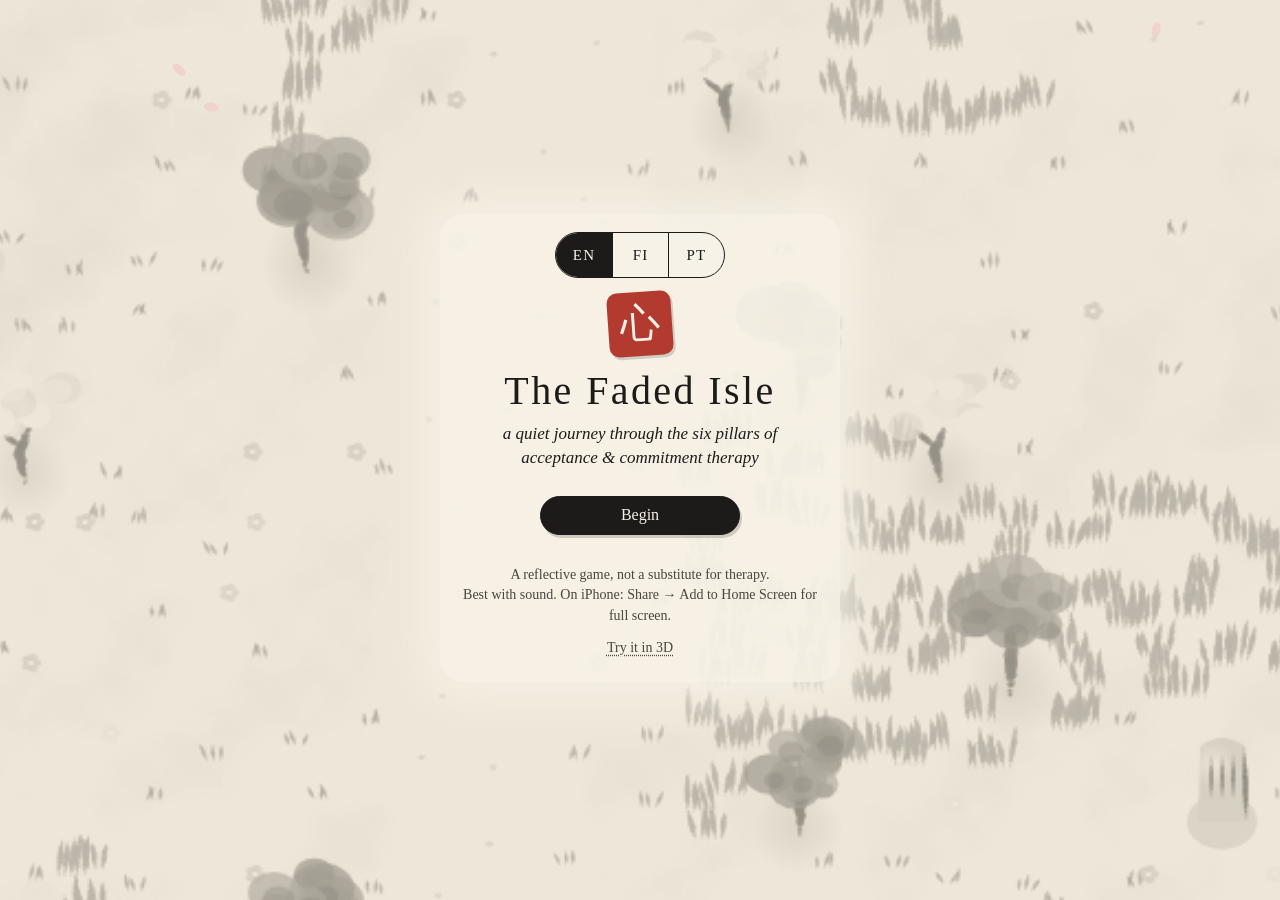
<file: index.html>
<!DOCTYPE html>
<html lang="en">
<head>
  <meta charset="UTF-8">
  <meta name="viewport" content="width=device-width, initial-scale=1, maximum-scale=1, user-scalable=no, viewport-fit=cover">
  <title>The Faded Isle</title>
  <meta name="description" content="A quiet ink-wash exploration game about the six pillars of Acceptance & Commitment Therapy.">
  <meta name="theme-color" content="#efe7d6">
  <meta name="apple-mobile-web-app-capable" content="yes">
  <meta name="mobile-web-app-capable" content="yes">
  <meta name="apple-mobile-web-app-status-bar-style" content="black-translucent">
  <meta name="apple-mobile-web-app-title" content="Faded Isle">
  <meta property="og:title" content="The Faded Isle">
  <meta property="og:description" content="A quiet ink-wash journey through the six pillars of ACT.">
  <link rel="manifest" href="manifest.webmanifest">
  <link rel="apple-touch-icon" href="icon-180.png">
  <link rel="icon" href="icon-180.png">
  <link rel="stylesheet" href="style.css">
</head>
<body>
  <canvas id="game"></canvas>

  <div id="hud" hidden>
    <button id="pills" aria-label="Pillars learned"></button>
    <div class="right">
      <button id="soundBtn" aria-label="Sound">
        <svg viewBox="0 0 24 24"><path d="M4 9h4l5-4v14l-5-4H4z"/><path class="wave" d="M16 8c1.5 1.2 1.5 6.8 0 8M18.5 5.5c3 2.5 3 10.5 0 13"/></svg>
      </button>
      <button id="journalBtn" aria-label="Journal">
        <svg viewBox="0 0 24 24"><path d="M5 4h11a3 3 0 0 1 3 3v13H8a3 3 0 0 1-3-3z"/><path d="M5 17a3 3 0 0 1 3-3h11"/></svg>
      </button>
    </div>
  </div>

  <button id="act" hidden>Meet</button>
  <div id="toast"></div>
  <div id="panel" hidden></div>
  <div id="dialog" hidden>
    <div class="box"><span class="who" hidden></span><p class="text"></p><div class="opts"></div></div>
  </div>

  <script type="module" src="game.js"></script>
</body>
</html>
</file>
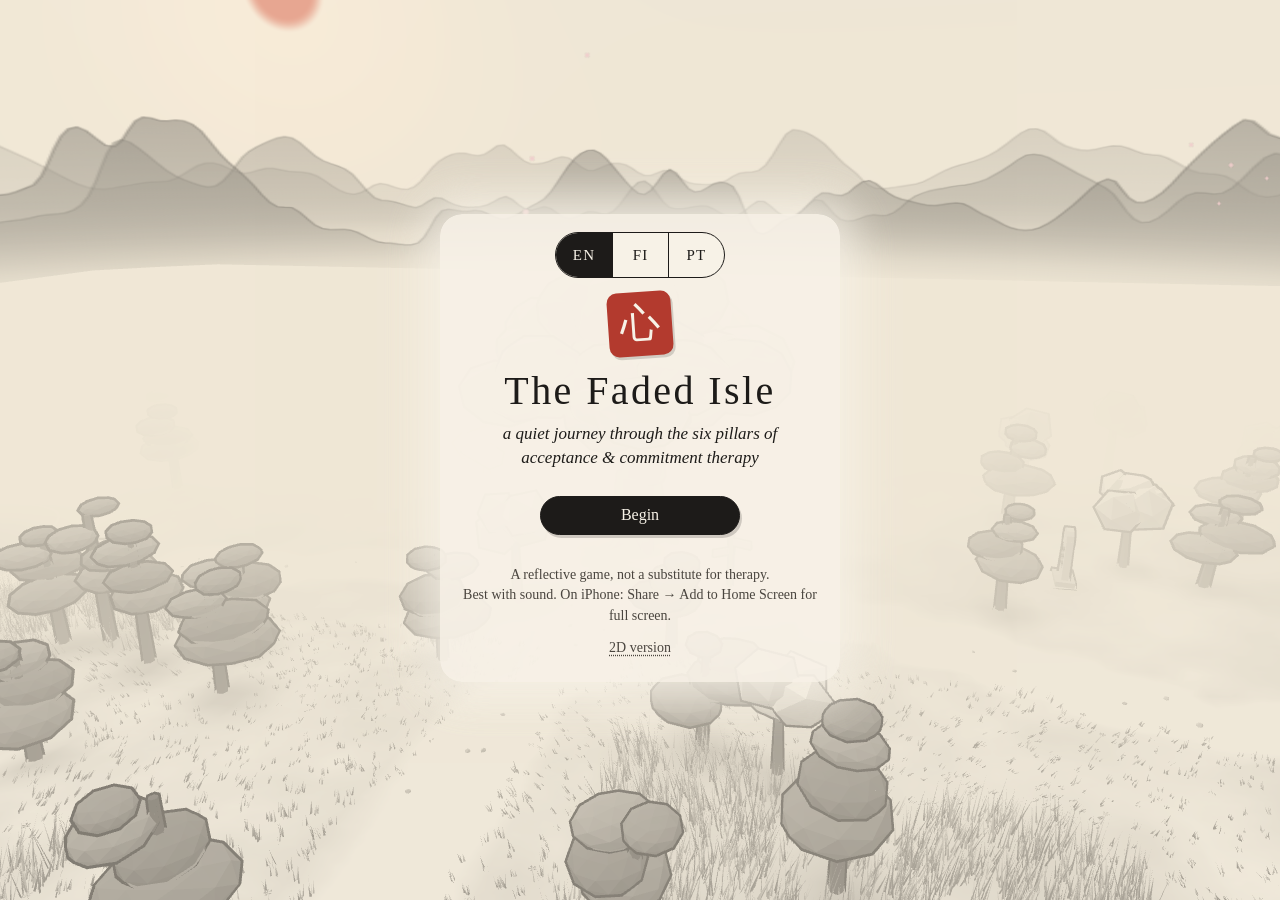
<file: 3d/index.html>
<!DOCTYPE html>
<html lang="en">
<head>
  <meta charset="UTF-8">
  <meta name="viewport" content="width=device-width, initial-scale=1, maximum-scale=1, user-scalable=no, viewport-fit=cover">
  <title>The Faded Isle 3D</title>
  <meta name="description" content="A quiet ink-wash exploration game about the six pillars of Acceptance & Commitment Therapy, in first person.">
  <meta name="theme-color" content="#efe7d6">
  <meta name="apple-mobile-web-app-capable" content="yes">
  <meta name="mobile-web-app-capable" content="yes">
  <meta name="apple-mobile-web-app-status-bar-style" content="black-translucent">
  <meta name="apple-mobile-web-app-title" content="Faded Isle 3D">
  <meta property="og:title" content="The Faded Isle 3D">
  <meta property="og:description" content="A quiet ink-wash journey through the six pillars of ACT.">
  <link rel="manifest" href="manifest.webmanifest">
  <link rel="apple-touch-icon" href="../icon-180.png">
  <link rel="icon" href="../icon-180.png">
  <link rel="stylesheet" href="../style.css">
  <link rel="stylesheet" href="style3d.css">
  <script type="importmap">{ "imports": { "three": "./vendor/three.module.min.js" } }</script>
  <link rel="modulepreload" href="vendor/three.module.min.js">
</head>
<body>
  <canvas id="game"></canvas>
  <div id="joy" hidden><i></i></div>
  <div id="guide" hidden><svg viewBox="0 0 24 24"><path d="M21 12 5 3l4 9-4 9z"/></svg><span></span></div>

  <div id="hud" hidden>
    <button id="pills" aria-label="Pillars learned"></button>
    <div class="right">
      <button id="soundBtn" aria-label="Sound">
        <svg viewBox="0 0 24 24"><path d="M4 9h4l5-4v14l-5-4H4z"/><path class="wave" d="M16 8c1.5 1.2 1.5 6.8 0 8M18.5 5.5c3 2.5 3 10.5 0 13"/></svg>
      </button>
      <button id="journalBtn" aria-label="Journal">
        <svg viewBox="0 0 24 24"><path d="M5 4h11a3 3 0 0 1 3 3v13H8a3 3 0 0 1-3-3z"/><path d="M5 17a3 3 0 0 1 3-3h11"/></svg>
      </button>
    </div>
  </div>

  <button id="act" hidden>Meet</button>
  <div id="toast"></div>
  <div id="panel" hidden></div>
  <div id="dialog" hidden>
    <div class="box"><span class="who" hidden></span><p class="text"></p><div class="opts"></div></div>
  </div>

  <script type="module" src="game3d.js"></script>
</body>
</html>
</file>
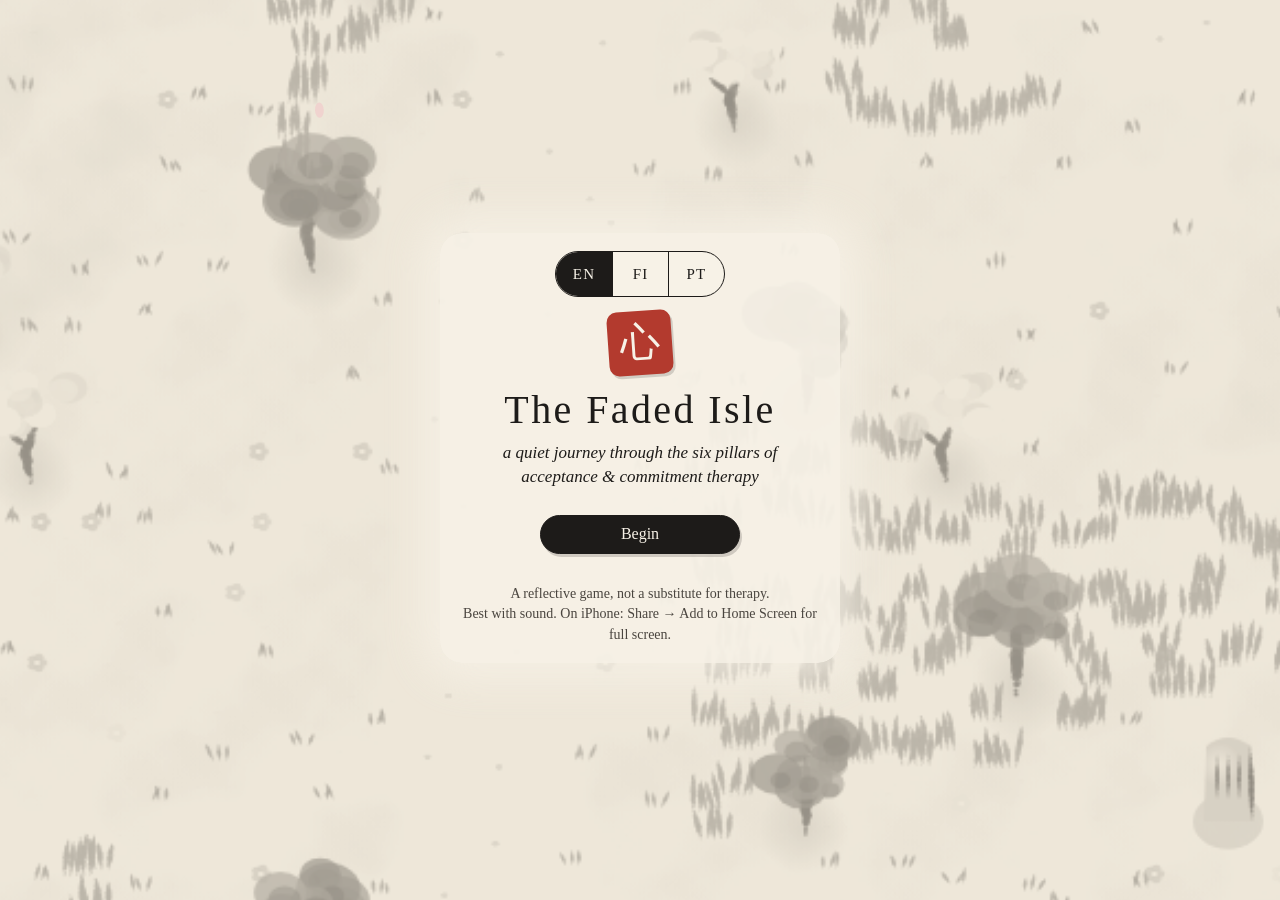
<file: faded-isle.html>
<!DOCTYPE html>
<html lang="en">
<head>
  <meta charset="UTF-8">
  <meta name="viewport" content="width=device-width, initial-scale=1, maximum-scale=1, user-scalable=no, viewport-fit=cover">
  <title>The Faded Isle</title>
  <meta name="description" content="A quiet ink-wash exploration game about the six pillars of Acceptance & Commitment Therapy.">
  <meta name="theme-color" content="#efe7d6">
  <meta name="apple-mobile-web-app-capable" content="yes">
  <meta name="mobile-web-app-capable" content="yes">
  <meta name="apple-mobile-web-app-status-bar-style" content="black-translucent">
  <meta name="apple-mobile-web-app-title" content="Faded Isle">
  <meta property="og:title" content="The Faded Isle">
  <meta property="og:description" content="A quiet ink-wash journey through the six pillars of ACT.">
  <link rel="apple-touch-icon" href="[data-uri]">
  <link rel="icon" href="[data-uri]">
  <style>
:root {
  --paper: #efe7d6;
  --paper-2: #f7f2e7;
  --ink: #1d1b19;
  --ink-soft: #4a453f;
  --seal: #b33a2e;
  --serif: "Iowan Old Style", "Palatino Linotype", Palatino, Georgia, serif;
  --safe-t: env(safe-area-inset-top, 0px);
  --safe-b: env(safe-area-inset-bottom, 0px);
}
* { box-sizing: border-box; -webkit-tap-highlight-color: transparent; }
html, body {
  margin: 0; height: 100%; overflow: hidden; background: var(--paper); color: var(--ink);
  font-family: var(--serif); overscroll-behavior: none; -webkit-user-select: none; user-select: none;
  -webkit-text-size-adjust: 100%; touch-action: manipulation;
}
body { position: fixed; inset: 0; }
[hidden] { display: none !important; }
canvas#game { position: fixed; inset: 0; width: 100%; height: 100%; touch-action: none; display: block; }
/* No double-tap-zoom anywhere in the UI. #panel scrolls, and touch-action only reaches down
   to the nearest scroll container, so the body's setting doesn't cover what's inside panels.
   :where() keeps this at zero specificity so a stage canvas can still opt into touch-action:none. */
:where(#panel, #panel *, #dialog, #dialog *, #hud, #hud *, button, input, textarea) { touch-action: manipulation; }

button, .linkbtn {
  font: inherit; display: inline-block; text-decoration: none; color: var(--ink); background: var(--paper-2); border: 1.5px solid var(--ink);
  border-radius: 999px; padding: .6em 1.1em; font-size: 16px; cursor: pointer;
  box-shadow: 2px 3px 0 rgba(29, 27, 25, .18);
  -webkit-user-select: none; user-select: none; -webkit-touch-callout: none;
}
button:active { transform: translateY(2px); box-shadow: 0 1px 0 rgba(29, 27, 25, .18); background-color: var(--paper); }
button.primary:active, .chip.on:active, .tabs .on:active { background-color: #3a3632; }
button.primary { background: var(--ink); color: var(--paper-2); }
button:disabled { opacity: .4; }
button.quiet { border-style: dashed; background: transparent; box-shadow: none; }

/* HUD */
#hud { position: fixed; top: calc(var(--safe-t) + 10px); left: 12px; right: 12px; display: flex; justify-content: space-between; align-items: center; pointer-events: none; }
#hud > * { pointer-events: auto; }
#hud .right { display: flex; gap: 8px; }
#hud .right button { width: 44px; height: 44px; padding: 10px; display: grid; place-items: center; background: rgba(247, 242, 231, .85); }
#hud svg { width: 22px; height: 22px; fill: none; stroke: var(--ink); stroke-width: 1.8; stroke-linecap: round; stroke-linejoin: round; }
#soundBtn.off .wave { display: none; }
#soundBtn.off svg { opacity: .5; }
#pills { display: flex; gap: 6px; padding: 10px 12px; background: rgba(247, 242, 231, .85); }
#pills i { width: 12px; height: 12px; border-radius: 50%; border: 1.5px solid var(--ink); display: block; }

#act {
  position: fixed; right: 20px; bottom: calc(var(--safe-b) + 28px); width: 76px; height: 76px; border-radius: 50%;
  padding: 0 4px; font-size: 17px; line-height: 1.1; background: var(--ink); color: var(--paper-2); border: 3px solid var(--paper-2);
  box-shadow: 0 0 0 2px var(--ink), 3px 5px 0 rgba(0, 0, 0, .2);
}

#toast {
  position: fixed; left: 50%; top: calc(var(--safe-t) + 70px); transform: translateX(-50%); pointer-events: none;
  font-size: 22px; letter-spacing: .06em; color: var(--ink); background: rgba(247, 242, 231, .92); padding: 6px 20px;
  border-radius: 22px; box-shadow: 0 0 18px 6px rgba(247, 242, 231, .7);
  opacity: 0; transition: opacity .8s; font-style: italic; z-index: 10;
  width: max-content; max-width: calc(100vw - 32px); text-align: center; line-height: 1.3; text-wrap: balance;
}
#toast.show { opacity: 1; }

/* Dialog box */
#dialog { position: fixed; inset: 0; z-index: 30; display: flex; align-items: flex-end; padding: 12px 12px calc(var(--safe-b) + 14px); }
#dialog .box {
  position: relative; width: 100%; max-width: 640px; margin: 0 auto; background: var(--paper-2);
  border: 2px solid var(--ink); border-radius: 14px; padding: 18px 18px 22px; box-shadow: 4px 5px 0 rgba(29, 27, 25, .25);
  min-height: 110px;
}
#dialog .who { position: absolute; top: -14px; left: 14px; background: var(--ink); color: var(--paper-2); padding: 2px 12px; border-radius: 999px; font-size: 15px; }
#dialog .text { margin: 0; font-size: 18px; line-height: 1.45; white-space: pre-line; }
#dialog .box.done:not(:has(.opts button))::after { content: '▾'; position: absolute; right: 14px; bottom: 4px; animation: bob 1s infinite; }
#dialog .opts { display: flex; flex-direction: column; gap: 8px; margin-top: 12px; }
#dialog .opts:empty { display: none; }
@keyframes bob { 50% { transform: translateY(3px); } }

/* Panels */
#panel {
  position: fixed; inset: 0; z-index: 20; overflow-y: auto; -webkit-overflow-scrolling: touch;
  background: var(--paper); padding: calc(var(--safe-t) + 16px) 16px calc(var(--safe-b) + 20px);
  display: flex; flex-direction: column; align-items: center; user-select: text; -webkit-user-select: text;
}
#panel > * { width: 100%; max-width: 560px; }
#panel h2 { font-weight: normal; letter-spacing: .04em; margin: 4px 0 8px; text-align: center; }
#panel .title { font-size: 22px; }
#panel .stage { width: 100%; height: 42vh; min-height: 220px; border: 2px solid var(--ink); border-radius: 12px; background: var(--paper-2); display: block; flex: none; }
#panel .msg { min-height: 3em; font-size: 17px; line-height: 1.45; text-align: center; margin: 12px 0; }
#panel .ctl, #panel .btns { display: flex; flex-wrap: wrap; gap: 8px; justify-content: center; }
.chips { display: flex; flex-wrap: wrap; gap: 8px; justify-content: center; margin-bottom: 10px; }
.chip { font-size: 15px; padding: .5em .9em; }
.chip.on { background: var(--ink); color: var(--paper-2); }
.own { display: flex; gap: 8px; width: 100%; }
input, textarea { font: inherit; font-size: 16px; flex: 1; width: 100%; padding: .6em .9em; border: 1.5px solid var(--ink); border-radius: 12px; background: var(--paper-2); color: var(--ink); }
textarea { margin-bottom: 8px; resize: none; }

.card { background: var(--paper-2); border: 2px solid var(--ink); border-radius: 14px; padding: 18px; margin: auto 0; box-shadow: 4px 5px 0 rgba(29, 27, 25, .2); }
.card p { font-size: 17px; line-height: 1.5; }
.region { font-style: italic; color: var(--ink-soft); margin: 0 0 4px; text-align: center; }
.learned { border-top: 1px dashed var(--ink-soft); padding-top: 12px; font-style: italic; }
.fine { font-size: 14px; color: var(--ink-soft); text-align: center; line-height: 1.45; }
.more { margin: 10px 0; border-left: 3px solid var(--ink); padding-left: 12px; }
.more .toggle { background: none; border: 0; box-shadow: none; border-radius: 6px; padding: 10px 12px 10px 0; min-height: 44px; font-style: italic; }
.more .toggle:active { transform: none; background: rgba(29, 27, 25, .08); }
.more .toggle::before { content: '+ '; }
.more .toggle[aria-expanded="true"]::before { content: '– '; }
.more p { font-size: 16px; }
.verse { margin: 16px 0; padding: 12px 16px; border-left: 3px solid var(--seal); font-style: italic; font-size: 17px; line-height: 1.5; }
.verse cite { display: block; font-size: 13px; color: var(--ink-soft); margin-top: 6px; }

/* Encounter */
#panel.encounter .stage { height: 36vh; }
#panel.encounter .thought { font-style: italic; text-align: center; font-size: 18px; margin: 10px 0 4px; }
.mlabel { font-size: 13px; color: var(--ink-soft); text-align: center; letter-spacing: .1em; }
.meter { height: 10px; border: 1.5px solid var(--ink); border-radius: 999px; overflow: hidden; margin: 4px 0; }
.meter i { display: block; height: 100%; background: var(--ink); width: 60%; }
.moves { display: grid; grid-template-columns: 1fr 1fr; grid-auto-rows: 1fr; gap: 8px; }
.moves button { font-size: 15px; padding: .7em .5em; border-radius: 12px; }
.moves .primary { grid-column: 1 / -1; }
.lore { font-style: italic; text-align: center; }

/* Title */
#panel.titlescreen { background: rgba(239, 231, 214, .45); justify-content: center; text-align: center; }
#panel > .titlecard { max-width: 400px; margin: auto 0; padding: 26px 20px 18px; border-radius: 22px;
  background: rgba(247, 242, 231, .93); box-shadow: 0 0 40px 18px rgba(247, 242, 231, .75); }
.titlescreen h1 { font-weight: normal; font-size: clamp(30px, 9vw, 40px); letter-spacing: .06em; margin: 12px 0 8px; line-height: 1.15; }
.titlescreen .sub { font-style: italic; font-size: 17px; line-height: 1.4; margin: 0 auto 26px; max-width: 320px; }
.titlescreen .btns { flex-direction: column; align-items: center; }
.titlescreen .btns button { min-width: 200px; }
.titlescreen .foot { margin: 30px 0 0; }
/* quiet link between the 2D and 3D versions */
.verlink { display: inline-block; margin-top: 6px; font-size: 14px; color: var(--ink-soft); text-decoration: underline dotted; text-underline-offset: 3px; padding: 8px 10px; }
/* Language switch: EN · FI · PT on the title card, full names in the journal */
.langs { display: flex; justify-content: center; margin: -8px auto 14px; width: max-content; max-width: 100%; border: 1.5px solid var(--ink); border-radius: 999px; overflow: hidden; background: var(--paper-2); }
.langs button { border: 0; border-radius: 0; box-shadow: none; background: transparent; min-width: 56px; min-height: 44px; padding: .45em .9em; font-size: 15px; letter-spacing: .08em; }
.langs button + button { border-left: 1.5px solid var(--ink); }
.langs button.on { background: var(--ink); color: var(--paper-2); }
.langs button:active { transform: none; }
.langs.full { margin: 0 0 6px; }
.langs.full button { letter-spacing: 0; min-width: 0; padding: .45em .8em; }
.seal { width: 64px; height: 64px; margin: 0 auto; background: var(--seal); color: var(--paper-2); font-size: 40px; line-height: 64px; border-radius: 10px; transform: rotate(-4deg); box-shadow: 2px 3px 0 rgba(0, 0, 0, .15); }

/* Character select & journal grids */
#panel.select { justify-content: center; }
.grid { display: grid; grid-template-columns: 1fr 1fr; gap: 12px; }
.charcard { border-radius: 14px; display: flex; flex-direction: column; align-items: center; gap: 6px; padding: 14px 10px 16px; }
.charcard canvas { width: 96px; height: 96px; }
.spirit small { font-size: 13px; color: var(--ink-soft); line-height: 1.3; }

.jhead { display: flex; justify-content: space-between; align-items: center; }
.jhead .close { padding: .4em .9em; }
.tabs { display: flex; gap: 6px; margin: 8px 0 12px; }
.tabs button { flex: 1; padding: .5em .2em; font-size: 15px; border-radius: 10px; }
.tabs .on { background: var(--ink); color: var(--paper-2); }
.entry { border-left: 4px solid var(--ink); padding: 2px 0 2px 14px; margin: 14px 0 22px; }
.entry h3 { margin: 0; font-weight: normal; font-size: 21px; }
.entry .region { text-align: left; }
.entry p { line-height: 1.5; }
.dim { opacity: .5; }
.spirit { background: var(--paper-2); border: 1.5px solid var(--ink); border-radius: 12px; padding: 10px; display: flex; flex-direction: column; align-items: center; text-align: center; gap: 4px; }
.spirit canvas { width: 80px; height: 65px; }
.note { font-style: italic; }
.jbody h3 { font-weight: normal; margin: 18px 0 6px; }

/* Choice Point results: highlighted weekly toward move, move lists */
.hl { background: #fbeec4; border-left: 4px solid #d6a634; border-radius: 8px; padding: 10px 14px; margin: 10px 0; line-height: 1.45; }
.hl small { display: block; font-size: 14px; color: var(--ink-soft); margin-bottom: 2px; }
.hl b { font-weight: normal; font-size: 19px; }
.jbody h4 { font-weight: normal; font-style: italic; margin: 14px 0 6px; font-size: 16px; }
.tags { display: flex; flex-wrap: wrap; gap: 6px; }
.tags span { border: 1.5px solid var(--ink); border-radius: 999px; padding: .3em .8em; font-size: 15px; background: var(--paper-2); }
.tags.away span { border-style: dashed; color: var(--ink-soft); background: transparent; }
</style>
</head>
<body>
  <canvas id="game"></canvas>

  <div id="hud" hidden>
    <button id="pills" aria-label="Pillars learned"></button>
    <div class="right">
      <button id="soundBtn" aria-label="Sound">
        <svg viewBox="0 0 24 24"><path d="M4 9h4l5-4v14l-5-4H4z"/><path class="wave" d="M16 8c1.5 1.2 1.5 6.8 0 8M18.5 5.5c3 2.5 3 10.5 0 13"/></svg>
      </button>
      <button id="journalBtn" aria-label="Journal">
        <svg viewBox="0 0 24 24"><path d="M5 4h11a3 3 0 0 1 3 3v13H8a3 3 0 0 1-3-3z"/><path d="M5 17a3 3 0 0 1 3-3h11"/></svg>
      </button>
    </div>
  </div>

  <button id="act" hidden>Meet</button>
  <div id="toast"></div>
  <div id="panel" hidden></div>
  <div id="dialog" hidden>
    <div class="box"><span class="who" hidden></span><p class="text"></p><div class="opts"></div></div>
  </div>

  <script>
window.__SINGLE_FILE__ = true;
(() => {
const __world = (() => {
// The island: a tile grid for collision, plus a one-time painted
// rendering (colour) and an ink-only copy of it (grey).
//
// Layout is hand-placed via the constants below so it is easy to tweak.

const TILE = 32;
const N = 80;                 // map is N x N tiles
const SIZE = TILE * N;        // world size in px

const T = { SEA: 0, SAND: 1, GRASS: 2, TALL: 3, WATER: 4, PATH: 5, BRIDGE: 6,
                   FOREST: 7, ROCK: 8, STONE: 9, BLOCK: 10 };
const WALKABLE = new Set([T.SAND, T.GRASS, T.TALL, T.PATH, T.BRIDGE, T.STONE]);

const C = { x: 40, y: 40 };          // Great Tree
const START = { x: 40.5 * TILE, y: 45 * TILE };

// Shrine (guardian) tile positions per pillar.
const SHRINES = {
  present:    { x: 21, y: 20 },
  defusion:   { x: 58, y: 23 },
  acceptance: { x: 40, y: 68 },
  selfctx:    { x: 22, y: 45 },
  values:     { x: 41, y: 10 },
  action:     { x: 67, y: 50 },
};
const VERSE_STONES = [ { x: 29, y: 33 }, { x: 53, y: 41 }, { x: 31, y: 58 }, { x: 49, y: 57 } ];
const SIGNPOST = { x: 43, y: 43 };

const LAKE = { x: 14, y: 45, r: 6.5 };
const POND = { x: 67, y: 50, r: 5 };
const RIVER = [ [47, 3], [51, 12], [56, 18], [63, 23], [70, 27], [79, 30] ];
const MOUNTAIN = { x: 41, y: 11, r: 8 };
const FOREST = { x: 21, y: 20, r: 11 };
const BEACH = { x: 40, y: 71, r: 9 };

// ---------- small deterministic helpers ----------
function rng(seed) {
  return () => {
    seed |= 0; seed = (seed + 0x6D2B79F5) | 0;
    let t = Math.imul(seed ^ (seed >>> 15), 1 | seed);
    t = (t + Math.imul(t ^ (t >>> 7), 61 | t)) ^ t;
    return ((t ^ (t >>> 14)) >>> 0) / 4294967296;
  };
}
function hash(x, y, s) {
  let h = (x * 374761393 + y * 668265263 + s * 2147483647) | 0;
  h = Math.imul(h ^ (h >>> 13), 1274126177);
  return ((h ^ (h >>> 16)) >>> 0) / 4294967296;
}
function noise(x, y, s = 1) {
  const xi = Math.floor(x), yi = Math.floor(y), xf = x - xi, yf = y - yi;
  const u = xf * xf * (3 - 2 * xf), v = yf * yf * (3 - 2 * yf);
  const a = hash(xi, yi, s), b = hash(xi + 1, yi, s), c = hash(xi, yi + 1, s), d = hash(xi + 1, yi + 1, s);
  return a + (b - a) * u + (c - a) * v + (a - b - c + d) * u * v;
}
const dist = (ax, ay, bx, by) => Math.hypot(ax - bx, ay - by);
function segDist(px, py, ax, ay, bx, by) {
  const dx = bx - ax, dy = by - ay;
  const t = Math.max(0, Math.min(1, ((px - ax) * dx + (py - ay) * dy) / (dx * dx + dy * dy)));
  return dist(px, py, ax + t * dx, ay + t * dy);
}
function polyDist(px, py, pts) {
  let m = Infinity;
  for (let i = 0; i < pts.length - 1; i++) m = Math.min(m, segDist(px, py, ...pts[i], ...pts[i + 1]));
  return m;
}
// Gently curved path from a to b, sampled as a polyline.
function curve(a, b, bend) {
  const mx = (a.x + b.x) / 2 - (b.y - a.y) * bend, my = (a.y + b.y) / 2 + (b.x - a.x) * bend;
  const pts = [];
  for (let i = 0; i <= 24; i++) {
    const t = i / 24;
    pts.push([(1 - t) ** 2 * a.x + 2 * (1 - t) * t * mx + t * t * b.x,
              (1 - t) ** 2 * a.y + 2 * (1 - t) * t * my + t * t * b.y]);
  }
  return pts;
}

// ---------- map generation ----------
function buildMap() {
  const g = new Uint8Array(N * N);
  const set = (x, y, v) => { if (x >= 0 && y >= 0 && x < N && y < N) g[y * N + x] = v; };

  const paths = [
    curve(C, SHRINES.present, 0.12),
    curve(C, SHRINES.defusion, -0.1),
    curve(C, SHRINES.acceptance, 0.08),
    curve(C, SHRINES.selfctx, -0.12),
    curve(C, SHRINES.values, 0.06),
    curve(C, { x: 61, y: 50 }, 0.1),
    curve({ x: 44, y: 13 }, SHRINES.defusion, 0.1),   // summit -> stream, crosses the river
  ];

  for (let y = 0; y < N; y++) for (let x = 0; x < N; x++) {
    const a = Math.atan2(y - C.y, x - C.x);
    const R = 34 + (noise(Math.cos(a) * 2 + 5, Math.sin(a) * 2 + 5, 3) - 0.5) * 8;
    const d = dist(x, y, C.x, C.y);
    let t = d > R ? T.SEA : d > R - 2.2 ? T.SAND : T.GRASS;
    if (t === T.GRASS && dist(x, y, BEACH.x, BEACH.y) < BEACH.r + noise(x * .3, y * .3, 4) * 3) t = T.SAND;

    const n = noise(x * 0.35, y * 0.35, 7);
    if (t === T.GRASS && dist(x, y, FOREST.x, FOREST.y) < FOREST.r && n > 0.35) t = T.FOREST;
    const md = dist(x, y, MOUNTAIN.x, MOUNTAIN.y);
    if (t !== T.SEA && md < MOUNTAIN.r && md > 3 && n > 0.25) t = T.ROCK;
    if (t === T.GRASS && hash(x, y, 11) < 0.035) t = T.FOREST;          // lone trees
    if (t === T.GRASS && noise(x * 0.22, y * 0.22, 9) > 0.62) t = T.TALL;  // wild grass
    if (t !== T.SEA && dist(x, y, LAKE.x, LAKE.y) < LAKE.r + (noise(x * .4, y * .4, 5) - .5) * 2) t = T.WATER;
    if (t !== T.SEA && dist(x, y, POND.x, POND.y) < POND.r) t = T.WATER;
    if (t !== T.SEA && polyDist(x, y, RIVER) < 1.3) t = T.WATER;
    g[y * N + x] = t;
  }
  // paths (bridges over water)
  for (const p of paths) for (let y = 0; y < N; y++) for (let x = 0; x < N; x++) {
    const d = polyDist(x, y, p);
    const i = y * N + x;
    if (d < 1.0 && g[i] !== T.SEA) g[i] = g[i] === T.WATER ? T.BRIDGE : T.PATH;
    else if (d < 2.2 && (g[i] === T.FOREST || g[i] === T.ROCK || g[i] === T.TALL)) g[i] = T.GRASS;
  }
  // clearings
  // Clear land around a point; water is kept unless `overWater` (the pond islet).
  const clear = (cx, cy, r, overWater = false) => {
    for (let y = Math.floor(cy - r); y <= cy + r; y++) for (let x = Math.floor(cx - r); x <= cx + r; x++) {
      const t = g[y * N + x];
      if (dist(x, y, cx, cy) <= r && t !== T.SEA && (overWater || t !== T.WATER)) set(x, y, T.GRASS);
    }
  };
  clear(C.x, C.y, 5);
  for (const k in SHRINES) if (k !== 'action' && k !== 'acceptance') clear(SHRINES[k].x, SHRINES[k].y, 2.5);
  for (const v of VERSE_STONES) clear(v.x, v.y, 1.5);
  // stepping stones across the pond to the islet
  for (let x = 61; x <= 65; x++) set(x, 50, T.STONE);
  clear(POND.x, POND.y, 1.5, true);
  // solid landmarks
  for (let y = C.y - 1; y <= C.y; y++) for (let x = C.x - 1; x <= C.x; x++) set(x, y, T.BLOCK);
  for (const k in SHRINES) set(SHRINES[k].x, SHRINES[k].y, T.BLOCK);
  for (const v of VERSE_STONES) set(v.x, v.y, T.BLOCK);
  set(SIGNPOST.x, SIGNPOST.y, T.BLOCK);

  return { g, paths };
}

function tileAt(map, px, py) {
  const x = Math.floor(px / TILE), y = Math.floor(py / TILE);
  if (x < 0 || y < 0 || x >= N || y >= N) return T.SEA;
  return map.g[y * N + x];
}
function walkable(map, px, py) { return WALKABLE.has(tileAt(map, px, py)); }

// Which pillar region is this point in (for ambience / labels)?
function regionAt(px, py) {
  const x = px / TILE, y = py / TILE;
  let best = null, bd = 12;
  for (const k in SHRINES) {
    const d = dist(x, y, SHRINES[k].x, SHRINES[k].y);
    if (d < bd) { bd = d; best = k; }
  }
  return best;
}

// ---------- painting ----------
const PAPER = '#efe7d6';

function clear(c) {
  if (c[0] === '#') return c + '00';
  return c.replace(/rgba?\(([^,]+),([^,]+),([^,)]+)(,[^)]*)?\)/, 'rgba($1,$2,$3,0)');
}
function wash(ctx, x, y, r, color, alpha, r0 = 0.1) {
  const gr = ctx.createRadialGradient(x, y, r * r0, x, y, r);
  gr.addColorStop(0, color); gr.addColorStop(1, clear(color));
  ctx.globalAlpha = alpha; ctx.fillStyle = gr;
  ctx.beginPath(); ctx.arc(x, y, r, 0, Math.PI * 2); ctx.fill();
  ctx.globalAlpha = 1;
}
// A brush stroke: overlapping soft dabs along a polyline, tapering at both ends.
function stroke(ctx, pts, w, color, alpha, R) {
  ctx.fillStyle = color;
  for (let i = 0; i < pts.length - 1; i++) {
    const [ax, ay] = pts[i], [bx, by] = pts[i + 1];
    const steps = Math.max(2, Math.ceil(dist(ax, ay, bx, by) / (w * 0.3)));
    for (let s = 0; s < steps; s++) {
      const t = (i + s / steps) / (pts.length - 1);
      const taper = Math.sin(Math.PI * Math.min(1, Math.max(0.05, t))) * 0.8 + 0.2;
      const x = ax + (bx - ax) * s / steps, y = ay + (by - ay) * s / steps;
      ctx.globalAlpha = alpha * (0.6 + R() * 0.4);
      ctx.beginPath(); ctx.arc(x + (R() - .5) * w * .2, y + (R() - .5) * w * .2, w * taper * 0.5, 0, Math.PI * 2); ctx.fill();
    }
  }
  ctx.globalAlpha = 1;
}
function dab(ctx, x, y, r, color, alpha) {
  ctx.globalAlpha = alpha; ctx.fillStyle = color;
  ctx.beginPath(); ctx.ellipse(x, y, r, r * 0.8, 0, 0, Math.PI * 2); ctx.fill();
  ctx.globalAlpha = 1;
}

const INK = '#1d1b19';
function regionHue(x, y) {
  // Tint grass per region so each area has its own palette once painted.
  const tints = { present: '#7fae5e', defusion: '#b5a54a', acceptance: '#8fb68a', selfctx: '#7fa392', values: '#a9ad62', action: '#8aa46a' };
  const r = regionAt(x * TILE, y * TILE);
  return r ? tints[r] : '#94b86a';
}

function drawPine(ctx, x, y, R, s = 1) {
  wash(ctx, x, y + 6, 20 * s, 'rgba(40,60,40,.5)', 0.35);
  stroke(ctx, [[x, y + 8], [x + (R() - .5) * 6, y - 8 * s], [x + (R() - .5) * 8, y - 26 * s]], 5 * s, '#3b2d22', .9, R);
  const greens = ['#3f6e3a', '#2f5a3a', '#557d3d'];
  for (let i = 0; i < 9; i++) {
    const cx = x + (R() - .5) * 30 * s, cy = y - 12 * s - R() * 26 * s;
    dab(ctx, cx, cy, (7 + R() * 7) * s, greens[i % 3], .75);
    dab(ctx, cx + 2, cy + 3, (4 + R() * 4) * s, INK, .35);
  }
}
function drawBamboo(ctx, x, y, R) {
  for (let k = 0; k < 3; k++) {
    const bx = x + (k - 1) * 7 + (R() - .5) * 4, h = 38 + R() * 20;
    for (let s = 0; s < 4; s++) {
      const y0 = y - s * h / 4, y1 = y - (s + 1) * h / 4 + 2;
      stroke(ctx, [[bx, y0], [bx + 0.5, y1]], 4, '#5b8a45', .9, R);
      dab(ctx, bx, y1, 2.2, INK, .6);
    }
    for (let l = 0; l < 4; l++) {
      const ly = y - h * (0.5 + R() * 0.5), dir = R() < .5 ? -1 : 1;
      stroke(ctx, [[bx, ly], [bx + dir * 8, ly - 3], [bx + dir * 15, ly + 1]], 3, '#2f5a2f', .8, R);
    }
  }
}
function drawMaple(ctx, x, y, R, colors) {
  wash(ctx, x, y + 6, 20, 'rgba(60,40,30,.5)', 0.3);
  stroke(ctx, [[x, y + 8], [x - 3, y - 6], [x + 2, y - 18]], 5, '#3b2d22', .9, R);
  stroke(ctx, [[x - 2, y - 8], [x - 12, y - 16]], 3, '#3b2d22', .8, R);
  for (let i = 0; i < 16; i++) dab(ctx, x + (R() - .5) * 34, y - 16 - R() * 22, 4 + R() * 5, colors[i % colors.length], .7);
}
function drawRock(ctx, x, y, R, s = 1) {
  const pts = [];
  const n = 7, r = (10 + R() * 8) * s;
  for (let i = 0; i < n; i++) {
    const a = i / n * Math.PI * 2;
    pts.push([x + Math.cos(a) * r * (0.7 + R() * .4), y + Math.sin(a) * r * 0.7 * (0.7 + R() * .4)]);
  }
  ctx.fillStyle = '#8c8a80'; ctx.globalAlpha = .85;
  ctx.beginPath(); pts.forEach((p, i) => i ? ctx.lineTo(...p) : ctx.moveTo(...p)); ctx.closePath(); ctx.fill();
  ctx.globalAlpha = 1;
  wash(ctx, x - r * .3, y - r * .3, r * .7, '#c9c4b5', .6);
  stroke(ctx, [pts[2], pts[3], pts[4], pts[5]], 3.5 * s, INK, .75, R);
}
function grassTuft(ctx, x, y, R, color, tall) {
  const n = tall ? 5 : 3, h = tall ? 16 : 7;
  for (let i = 0; i < n; i++) {
    const bx = x + (i - n / 2) * 3;
    stroke(ctx, [[bx, y], [bx + (R() - .5) * 8, y - h * (0.7 + R() * .5)]], tall ? 2.6 : 1.8, color, tall ? .85 : .5, R);
  }
}
function flower(ctx, x, y, R, color) {
  for (let i = 0; i < 5; i++) {
    const a = i / 5 * Math.PI * 2;
    dab(ctx, x + Math.cos(a) * 2.5, y + Math.sin(a) * 2.5, 2.2, color, .85);
  }
  dab(ctx, x, y, 1.4, '#f3d36b', 1);
}

function paintWorld(map) {
  const cv = document.createElement('canvas');
  cv.width = cv.height = SIZE;
  const ctx = cv.getContext('2d');
  const R = rng(20240922);
  const g = map.g;
  const at = (x, y) => (x < 0 || y < 0 || x >= N || y >= N) ? T.SEA : g[y * N + x];

  // paper + sea
  ctx.fillStyle = PAPER; ctx.fillRect(0, 0, SIZE, SIZE);
  for (let i = 0; i < 9000; i++) {   // paper fibre
    ctx.fillStyle = R() < .5 ? 'rgba(120,100,70,.05)' : 'rgba(255,255,255,.12)';
    ctx.fillRect(R() * SIZE, R() * SIZE, 1 + R() * 3, 1);
  }

  // base washes per tile
  for (let y = 0; y < N; y++) for (let x = 0; x < N; x++) {
    const t = at(x, y), px = x * TILE + 16, py = y * TILE + 16;
    const j = (R() - .5) * 10;
    if (t === T.SEA) wash(ctx, px + j, py + j, 34, '#5f9fb5', .35);
    else if (t === T.SAND) wash(ctx, px + j, py + j, 30, '#e3cc98', .5);
    else if (t === T.WATER || t === T.STONE) wash(ctx, px + j, py + j, 30, '#4f95b0', .55);
    else if (t === T.PATH || t === T.BRIDGE) { }
    else if (t === T.ROCK) wash(ctx, px + j, py + j, 30, '#9d9a88', .5);
    else wash(ctx, px + j, py + j, 32, regionHue(x, y), t === T.FOREST ? .55 : .4);
  }
  // deeper water toward the open sea
  for (let y = 0; y < N; y++) for (let x = 0; x < N; x++) {
    const d = dist(x, y, C.x, C.y);
    if (at(x, y) === T.SEA && d > 38) wash(ctx, x * TILE + 16, y * TILE + 16, 36, '#2f6f8f', Math.min(.35, (d - 38) * .05));
  }
  // paths: pale earth with pebbles
  for (const p of map.paths) {
    const pts = p.map(([x, y]) => [x * TILE + 16, y * TILE + 16]);
    stroke(ctx, pts, 46, '#e6d6b0', .55, R);
    stroke(ctx, pts, 30, '#efe2c2', .6, R);
  }
  for (let y = 0; y < N; y++) for (let x = 0; x < N; x++) {
    const t = at(x, y);
    if (t === T.PATH && R() < .5) dab(ctx, x * TILE + R() * 32, y * TILE + R() * 32, 1.8, '#8a7a60', .5);
  }
  // shorelines & ripples (ink)
  for (let y = 0; y < N; y++) for (let x = 0; x < N; x++) {
    const t = at(x, y), px = x * TILE, py = y * TILE;
    const water = t === T.SEA || t === T.WATER;
    if (water && R() < .18) {
      const wx = px + R() * 32, wy = py + R() * 32;
      stroke(ctx, [[wx - 10, wy], [wx - 3, wy - 3], [wx + 4, wy], [wx + 11, wy - 3]], 1.8, '#2d5566', .45, R);
    }
    if (water) {
      const shore = [[1, 0], [-1, 0], [0, 1], [0, -1]].some(([dx, dy]) => { const u = at(x + dx, y + dy); return u !== T.SEA && u !== T.WATER && u !== T.STONE && u !== T.BRIDGE; });
      if (shore) {
        stroke(ctx, [[px + 2, py + 16 + (R() - .5) * 8], [px + 16, py + 16 + (R() - .5) * 8], [px + 30, py + 16 + (R() - .5) * 8]], 3, '#ffffff', .5, R);
        stroke(ctx, [[px + 4, py + 20], [px + 28, py + 20 + (R() - .5) * 6]], 1.6, INK, .35, R);
      }
    }
  }

  // bridge planks
  for (let y = 0; y < N; y++) for (let x = 0; x < N; x++) if (at(x, y) === T.BRIDGE) {
    const px = x * TILE, py = y * TILE;
    ctx.fillStyle = '#9b6b43'; ctx.globalAlpha = .9; ctx.fillRect(px - 2, py, TILE + 4, TILE); ctx.globalAlpha = 1;
    for (let k = 0; k < 4; k++) stroke(ctx, [[px - 2, py + k * 8 + 4], [px + TILE + 2, py + k * 8 + 4]], 1.4, INK, .6, R);
    stroke(ctx, [[px - 3, py], [px - 3, py + TILE]], 2.5, INK, .8, R);
    stroke(ctx, [[px + TILE + 3, py], [px + TILE + 3, py + TILE]], 2.5, INK, .8, R);
  }
  // stepping stones
  for (let x = 61; x <= 65; x++) {
    const px = x * TILE + 16, py = 50 * TILE + 16;
    dab(ctx, px, py + 3, 12, '#6c7a74', .5);
    dab(ctx, px, py, 11, '#b8b3a3', .95);
    stroke(ctx, [[px - 8, py + 5], [px, py + 8], [px + 8, py + 5]], 2.2, INK, .7, R);
  }

  // Objects, sorted by y so lower things overlap upper ones.
  const objs = [];
  for (let y = 0; y < N; y++) for (let x = 0; x < N; x++) {
    const t = at(x, y), px = x * TILE + 16, py = y * TILE + 22;
    const region = regionAt(px, py);
    if (t === T.FOREST) {
      if (region === 'present') objs.push([py, () => R() < .5 ? drawBamboo(ctx, px, py, R) : drawPine(ctx, px, py, R)]);
      else if (region === 'defusion') objs.push([py, () => drawMaple(ctx, px, py, R, ['#d9823b', '#c4552f', '#e0a53c'])]);
      else if (dist(x, y, C.x, C.y) < 16 && R() < .5) objs.push([py, () => drawMaple(ctx, px, py, R, ['#f0b7c3', '#e59aae', '#f7d4db'])]);
      else objs.push([py, () => drawPine(ctx, px, py, R, 0.9 + R() * 0.3)]);
    } else if (t === T.ROCK) objs.push([py, () => drawRock(ctx, px, py, R, 1.1 + R() * .5)]);
    else if (t === T.TALL) {
      for (let k = 0; k < 3; k++) { const ox = R() * 28 - 14, oy = R() * 24 - 12; objs.push([py + oy, () => grassTuft(ctx, px + ox, py + oy, R, '#5f8a3a', true)]); }
    } else if (t === T.GRASS) {
      if (R() < .5) { const ox = R() * 28 - 14, oy = R() * 20 - 10; objs.push([py + oy, () => grassTuft(ctx, px + ox, py + oy, R, '#4f6e3a', false)]); }
      if (R() < .12) { const cols = ['#e27d8e', '#f2c14e', '#ffffff', '#b99ad6', '#e8866a']; const c = cols[Math.floor(R() * cols.length)]; objs.push([py, () => flower(ctx, px + R() * 20 - 10, py - 6, R, c)]); }
    } else if (t === T.SAND && R() < .06) objs.push([py, () => { dab(ctx, px, py, 3, '#f4ede0', .9); stroke(ctx, [[px - 3, py + 1], [px + 3, py + 1]], 1, INK, .4, R); }]);
  }
  // Great Tree (centre)
  const tx = C.x * TILE, ty = C.y * TILE + 26;
  objs.push([ty, () => {
    wash(ctx, tx, ty + 4, 70, 'rgba(40,40,30,.6)', .35);
    stroke(ctx, [[tx - 10, ty + 16], [tx - 6, ty - 10], [tx - 2, ty - 40], [tx + 4, ty - 70]], 18, '#4a3526', .95, R);
    for (const [bx, by] of [[-40, -70], [38, -64], [-20, -95], [26, -98], [0, -110]])
      stroke(ctx, [[tx, ty - 50], [tx + bx * .5, ty - 60 + by * .3], [tx + bx, ty + by]], 6, '#4a3526', .9, R);
    for (let i = 0; i < 70; i++) {
      const a = R() * Math.PI * 2, r = R() * 58;
      dab(ctx, tx + Math.cos(a) * r * 1.2, ty - 80 + Math.sin(a) * r * .8, 7 + R() * 8, ['#f0b7c3', '#e59aae', '#f7d4db', '#fbe7ea'][i % 4], .75);
    }
    for (let i = 0; i < 25; i++) dab(ctx, tx + (R() - .5) * 140, ty - 80 + (R() - .5) * 90, 3, INK, .35);
  }]);
  // shrines: a flat stone with an ensō painted beside it
  for (const k in SHRINES) {
    const s = SHRINES[k], px = s.x * TILE + 16, py = s.y * TILE + 16;
    objs.push([py - 20, () => {
      dab(ctx, px, py + 10, 26, '#6e6a5e', .35);
      dab(ctx, px, py + 6, 24, '#b9b3a2', .9);
      enso(ctx, px, py + 6, 30, R);
      lantern(ctx, px - 40, py + 4, R); lantern(ctx, px + 40, py + 4, R);
    }]);
  }
  for (const v of VERSE_STONES) {
    const px = v.x * TILE + 16, py = v.y * TILE + 20;
    objs.push([py, () => {                       // upright stele with carved lines
      dab(ctx, px, py + 4, 16, '#6e6a5e', .35);
      ctx.fillStyle = '#a9a595';
      ctx.beginPath(); ctx.moveTo(px - 11, py + 4); ctx.lineTo(px - 10, py - 30); ctx.quadraticCurveTo(px, py - 38, px + 10, py - 30); ctx.lineTo(px + 11, py + 4); ctx.closePath(); ctx.fill();
      wash(ctx, px - 4, py - 22, 10, '#d8d3c4', .7);
      stroke(ctx, [[px + 10, py - 30], [px + 11, py + 4]], 2.5, INK, .7, R);
      for (let k = 0; k < 3; k++) stroke(ctx, [[px - 5 + k * 5, py - 26], [px - 5 + k * 5, py - 6]], 1.3, INK, .75, R);
    }]);
  }
  { const px = SIGNPOST.x * TILE + 16, py = SIGNPOST.y * TILE + 26;
    objs.push([py, () => {
      stroke(ctx, [[px, py], [px, py - 30]], 4, '#5a4330', .95, R);
      ctx.fillStyle = '#c9a877'; ctx.fillRect(px - 16, py - 38, 32, 16);
      stroke(ctx, [[px - 17, py - 38], [px + 17, py - 38], [px + 17, py - 22], [px - 17, py - 22], [px - 17, py - 38]], 1.6, INK, .8, R);
    }]); }

  objs.sort((a, b) => a[0] - b[0]).forEach(o => o[1]());
  return cv;
}

function lantern(ctx, x, y, R) {
  dab(ctx, x, y + 8, 9, '#7a766a', .35);
  ctx.fillStyle = '#a7a292'; ctx.fillRect(x - 3, y - 6, 6, 14);
  ctx.fillStyle = '#9d9888'; ctx.fillRect(x - 8, y - 14, 16, 8);
  wash(ctx, x, y - 10, 16, '#ffd97a', .55);
  ctx.fillStyle = '#f6c24a'; ctx.fillRect(x - 4, y - 13, 8, 5);
  stroke(ctx, [[x - 11, y - 15], [x, y - 20], [x + 11, y - 15]], 2.6, INK, .85, R);
}
function enso(ctx, x, y, r, R, color = INK, w = 5, squash = 0.55) {
  const start = R() * Math.PI * 2, pts = [];
  for (let i = 0; i <= 30; i++) {
    const a = start + i / 30 * Math.PI * 1.85;
    const rr = r * (1 + (R() - .5) * .05);
    pts.push([x + Math.cos(a) * rr, y + Math.sin(a) * rr * squash]);
  }
  stroke(ctx, pts, w, color, .8, R);
}

// Ink-only copy: luminance mapped between ink black and warm paper.
function inkify(src) {
  const cv = document.createElement('canvas');
  cv.width = src.width; cv.height = src.height;
  const ctx = cv.getContext('2d');
  ctx.drawImage(src, 0, 0);
  const img = ctx.getImageData(0, 0, cv.width, cv.height), d = img.data;
  const ink = [29, 27, 25], paper = [236, 231, 220];
  for (let i = 0; i < d.length; i += 4) {
    let l = (0.3 * d[i] + 0.59 * d[i + 1] + 0.11 * d[i + 2]) / 255;
    l = Math.min(1, Math.max(0, (l - 0.5) * 1.25 + 0.62));   // lift washes, keep ink dark
    d[i] = ink[0] + (paper[0] - ink[0]) * l;
    d[i + 1] = ink[1] + (paper[1] - ink[1]) * l;
    d[i + 2] = ink[2] + (paper[2] - ink[2]) * l;
  }
  ctx.putImageData(img, 0, 0);
  return cv;
}

return { get TILE() { return TILE; }, get N() { return N; }, get SIZE() { return SIZE; }, get T() { return T; }, get START() { return START; }, get SHRINES() { return SHRINES; }, get VERSE_STONES() { return VERSE_STONES; }, get SIGNPOST() { return SIGNPOST; }, get rng() { return rng; }, get buildMap() { return buildMap; }, get tileAt() { return tileAt; }, get walkable() { return walkable; }, get regionAt() { return regionAt; }, get stroke() { return stroke; }, get paintWorld() { return paintWorld; }, get enso() { return enso; }, get inkify() { return inkify; } };
})();
const __lang_fi = (() => {
// Suomenkieliset tekstit – The Faded Isle in Finnish.
//
// Muokkaa vapaasti: vain lainausmerkkien sisällä oleva teksti näkyy pelaajalle.
// Säilytä avaimet (esim. `intro:`), aaltosulkeiden paikkamerkit (esim. {name}, {n})
// ja listojen pituudet ennallaan. Puuttuva teksti näytetään englanniksi.
// Puhujan nimi dialogissa: rivin alussa "Nimi: …" (esim. 'Hys: ”…”').
//
// Sanasto: HOT = hyväksymis- ja omistautumisterapia. Kuusi ydinprosessia ovat pelissä
// ”taitoja”: tietoinen läsnäolo, ajatuksista irrottautuminen (defuusio), hyväksyminen,
// havainnoiva minä, arvot ja arvojen mukainen toiminta. Valintapiste: koukut,
// poispäin vievät teot ja kohti vievät teot.
//
// Edit freely: only the text inside the quotes is shown. Keep keys, {placeholders}
// and list lengths. Anything missing falls back to English.

const fi = {
  // ---------------------------------------------------------------- content.js
  content: {
    TITLE: 'Haalistunut saari',
    SUBTITLE: 'hiljainen matka hyväksymis- ja omistautumisterapian kuuteen taitoon',

    CHARACTERS: [
      { name: 'Vaeltava munkki', blurb: 'Kaavussa kulkeva, hidas ja kärsivällinen kuin kivi.' },
      { name: 'Pikkukettu', blurb: 'Utelias kuono, pehmeät tassut, hehkuva häntä.' },
      { name: 'Mustepisara', blurb: 'Yksi pieni mustepisara. Kuka tahansa.' },
      { name: 'Paperikurki', blurb: 'Taiteltu vanhasta kirjeestä, kevyt kuin henkäys.' },
    ],

    INTRO: [
      'Heräät meren kohinaan.',
      'Saari on piirretty harmaalla musteella. Joku on maalannut sen ja unohtanut värit.',
      'Mihin jalkasi koskevat, sinne väri palaa.',
      'Saarella asuu kuusi henkeä. Kukin heistä vaalii yhtä taitoa, jonka avulla levottoman mielen kanssa voi elää hyvää elämää.',
      'Suuren puun juurelta lähtee kuusi polkua. Valitse mikä tahansa. Väärää järjestystä ei ole.',
    ],

    PILLARS: {
      present: {
        name: 'Tietoinen läsnäolo',
        region: 'Hengittävä lehto',
        guardian: 'Hys, peura',
        greet: [
          'Bambujen välissä seisoo peura, aivan liikkumatta.',
          'Hys: ”Mielesi kulki tänne eilisen ja huomisen kautta. Jalkasi tulivat suoraan tästä hetkestä.”',
          'Hys: ”Hengitä hetki kanssani.”',
        ],
        plain: 'Tietoinen läsnäolo tarkoittaa, että tuot huomiosi lempeästi siihen, mikä on tässä ja nyt: hengitykseen, ääniin, maahan jalkojesi alla. Mieli karkaa mielellään huomisen murheisiin ja kelaa eilistä. Toimia voit kuitenkin vain tässä hetkessä.',
        more: [
          'Tarkoitus ei ole rentoutua eikä tyhjentää mieltä. Kyse on joustavasta huomiosta: huomaat, mihin huomiosi on mennyt, ja voit itse valita, mihin sen suuntaat.',
          'Ankkurin laskeminen on nopea harjoitus. Huomaa ensin, mitä sisälläsi juuri nyt tapahtuu. Palaa sitten kehoon: paina jalat lattiaan ja suorista selkä. Katso lopuksi ympärillesi ja nimeä viisi asiaa, jotka näet.',
          'Harjoitella voi missä vain. Kun tiskaat, tunne veden lämpö, lautasen paino ja astioiden kilinä. Mieli lähtee harhailemaan – niin se tekee. Huomaa, minne se meni, ja palaa. Juuri palaaminen on harjoitusta.',
        ],
        rumi: 'Joka hetki maailma syntyy uudestaan.\nMe emme huomaa – meistä se on yhä sama.',
        rumiSource: 'Rumia mukaillen, Masnavi I',
      },
      defusion: {
        name: 'Ajatuksista irrottautuminen',
        region: 'Lehtipuro',
        guardian: 'Väre, koikarppi',
        greet: [
          'Purossa kiertää suuri koikarppi. Vaahteranlehtiä lipuu sen selän yli.',
          'Väre: ”Kannat mukanasi niin paljon sanoja. Osa on raskaita. Osa ei ole edes sinun omiasi.”',
          'Väre: ”Lasketaan ne lehdille ja katsotaan, kun ne lipuvat pois.”',
        ],
        plain: 'Ajatuksista irrottautuminen (defuusio) tarkoittaa, että näet ajatukset ajatuksina: mielessä kulkevina sanoina ja mielikuvina, et käskyinä etkä totuuksina. Kun ajatus vie mukanaan, se tuntuu totuudelta. Kun otat siihen hiukan etäisyyttä, voit pitää sitä kevyemmin ja päättää itse, mitä teet.',
        more: [
          'Ajatusten tuloa ei voi estää, ja niiden kanssa väittely usein vain voimistaa niitä. Defuusiossa ei muuteta ajatuksia vaan suhdetta niihin.',
          'Kokeile lisätä kipeän ajatuksen eteen sanat ”Minulla on ajatus, että…”. Silloin ”Olen epäonnistuja” muuttuu muotoon ”Minulla on ajatus, että olen epäonnistuja.” Huomaa, miten sinun ja ajatuksen väliin syntyy pieni rako.',
          'Muitakin keinoja on: laula ajatus Paljon onnea vaan -laulun sävelellä, sano se Aku Ankan äänellä tai kiitä mieltäsi: ”Kiitos, mieli, että yrität suojella minua.” Tarkoitus ei ole saada ajatusta katoamaan, vaan päästä sen koukusta irti.',
        ],
        rumi: 'Lintu lentää korkealla, sen varjo kiitää maata pitkin.\nHölmö ampuu varjoa, kunnes viini on tyhjä.',
        rumiSource: 'Rumia mukaillen, Masnavi I',
      },
      acceptance: {
        name: 'Hyväksyminen',
        region: 'Aaltoranta',
        guardian: 'Vanha Kuori, kilpikonna',
        greet: [
          'Ikivanha kilpikonna lepää rannassa, siinä mihin aallot huuhtoutuvat.',
          'Vanha Kuori: ”Olen maannut tällä rannalla tuhat vuotta. Lakkasin taistelemasta vettä vastaan jo kauan sitten.”',
          'Vanha Kuori: ”Katsele aaltoja kanssani. Sinun tekee mieli työntää ne pois. Katso, mitä tapahtuu, jos avaatkin kätesi.”',
        ],
        plain: 'Hyväksyminen tarkoittaa, että annat vaikeille tunteille, tuntemuksille ja mielihaluille tilaa sen sijaan, että taistelisit niitä vastaan tai yrittäisit välttää niitä. Et pidä niistä etkä luovuta. Annat niiden olla mukana ja jatkat elämääsi. Jos kipua vastaan kamppailee, sen päälle kasautuu helposti vielä kärsimystä.',
        more: [
          'Kipu kuuluu merkitykselliseen elämään. Menetämme rakkaitamme, epäonnistumme asioissa, jotka ovat meille tärkeitä, ja jännitämme ennen isoja hetkiä. Jos yritämme välttää nämä tunteet kokonaan, elämä usein kapenee.',
          'Kokeile laajentamista: huomaa, missä kohtaa kehoa tunne tuntuu. Hengitä sitä kohti. Kuvittele, että sen ympärille avautuu tilaa, ikään kuin tunne saisi leijua isommassa huoneessa. Et yritä päästä siitä eroon. Lakkaat vain kiskomasta.',
          'Hyödyllinen kysymys: ”Olenko valmis kokemaan tämän tunteen, jos sen myötä voin tehdä sitä, mikä on minulle tärkeää?”',
        ],
        rumi: 'Keho on majatalo, joka aamu saapuu uusi vieras.\nÄlä sano ketään taakaksi – jokainen on lähetetty tuolta puolen.',
        rumiSource: 'Rumia mukaillen, Masnavi V',
      },
      selfctx: {
        name: 'Havainnoiva minä',
        region: 'Peilijärvi',
        guardian: 'Tyyni, haikara',
        greet: [
          'Järven rannassa seisoo haikara yhdellä jalalla. Vesi on niin tyyni, että koko taivas mahtuu siihen.',
          'Tyyni: ”Pilvet kulkevat järven yli. Myrskyt kulkevat järven yli. Järvi pysyy.”',
          'Tyyni: ”Sano minulle: kuka se on, joka huomaa sään?”',
        ],
        plain: 'Havainnoiva minä on se osa sinua, joka huomaa. Se on ollut mukana jokaisessa ajatuksessasi, tunteessasi ja muistossasi, vakaana ja samana. Ajatukset ja tunteet vaihtuvat kuin sää. Se, joka ne huomaa, on kuin taivas: siihen mahtuu jokainen myrsky, eikä mikään myrsky vahingoita sitä.',
        more: [
          'Elämme usein omien tarinoidemme sisällä: ”Minä nyt vain olen tällainen jännittäjä”, ”En ole mikään luova ihminen.” Tarinoista voi olla hyötyä, mutta sinä olet enemmän kuin ne. HOT:ssa tästä puhutaan myös nimellä minä kontekstina.',
          'Kokeile: huomaa, että luet. Huomaa sitten, kuka huomaa. Sama huomaaja oli läsnä, kun olit lapsi, ja on läsnä nyt. Kehosi, roolisi ja mielialasi ovat muuttuneet, mutta havainnoija ei.',
          'Tästä paikasta käsin voit kohdata kipeitäkin kokemuksia ilman, että ne nielaisevat sinut.',
        ],
        rumi: 'Sydän on peili.\nKiillota se, niin siinä näkyy koko taivas – eikä se silti ole taivas.',
        rumiSource: 'Rumia mukaillen, Masnavi I',
      },
      values: {
        name: 'Arvot',
        region: 'Lyhtyhuippu',
        guardian: 'Kajo, pöllö',
        greet: [
          'Vuoren huipulla istuu pöllö pimeiden paperilyhtyjen keskellä.',
          'Kajo: ”Jokainen lyhty on jotakin, mistä sydän voi välittää. Oikeita tai vääriä ei ole. Osa niistä on sinun.”',
          'Kajo: ”Valitse ne, jotka tuntuvat kodilta. Sytytetään ne yhdessä.”',
        ],
        plain: 'Arvot kertovat, millaisena haluat elää: miten haluat kohdella itseäsi, muita ja maailmaa. Tavoitteista poiketen arvot eivät koskaan tule valmiiksi. Ne ovat kuin kompassin suunta, eivät määränpää. Arvot antavat merkityksen myös sille vaikealle, jonka olemme valmiita kohtaamaan.',
        more: [
          'Tavoitteen voi saavuttaa ja ruksata pois (”juokse maraton”). Arvot kulkevat mukana koko elämän (”huolehdin kehostani”, ”uskallan seikkailla”).',
          'Vihjeitä omista arvoista löytyy usein kivun keskeltä: sattuu juuri siihen, mistä välitämme. Yksinäisyys voi kertoa, että yhteys muihin on sinulle tärkeä. Jännitys ennen esiintymistä voi kertoa, että haluat tehdä työsi hyvin.',
          'Kysy itseltäsi: ”Mitä toivoisin ihmisten sanovan 80-vuotispäivilläni siitä, mikä minulle oli elämässä tärkeää?” Tai: ”Mitä haluaisin tehdä, vaikka kukaan ei koskaan saisi tietää siitä?”',
        ],
        rumi: 'Kuuntele ruokohuilun surullista laulua.\nSe ikävöi ruovikkoa, josta se leikattiin. Sen ikävä on sen soitto.',
        rumiSource: 'Rumia mukaillen, Masnavi I',
      },
      action: {
        name: 'Arvojen mukainen toiminta',
        region: 'Astinkivet',
        guardian: 'Loikka, sammakko',
        greet: [
          'Pieni sammakko istuu kivellä keskellä lampea.',
          'Loikka: ”Moi! Kaikki haluaisivat ylittää lammen yhdellä loikalla. Kukaan ei pysty siihen.”',
          'Loikka: ”Kivi kerrallaan. Ja kyllä, huolet saavat tulla mukaan.”',
        ],
        plain: 'Arvojen mukainen toiminta tarkoittaa, että otat askelia – usein pieniä – arvojesi suuntaan silloinkin, kun vaikeat ajatukset ja tunteet kulkevat mukana. Siinä kaikki muut taidot yhdistyvät: huomaat, irrottaudut, annat tilaa ja liikut kohti sitä, mikä on tärkeää.',
        more: [
          'Aloita pienestä: mikä on pienin askel, jonka voisit tänään ottaa jonkin arvosi suuntaan? Sitten seuraava. Elämä rakentuu pienistä, toistuvista teoista.',
          'Esteitä tulee: pelko, ”en pysty”, ”ei nyt”. Varaudu niihin. Niiden ei tarvitse kadota ennen kuin lähdet liikkeelle.',
          'Kun lipsut – ja kaikki lipsuvat – huomaa se ilman ankaraa itsekritiikkiä ja palaa arvojesi suuntaan. Sitoutuminen ei tarkoita, ettei koskaan putoa kärryiltä. Se tarkoittaa, että nousee aina uudelleen kyytiin.',
        ],
        rumi: 'Tie ei lopu koskaan. Nosta silti jalkasi ja kulje.\nÄlä jää pelokkaana tuijottamaan matkan pituutta.',
        rumiSource: 'perinteisesti Rumin nimissä',
      },
    },

    MOVES: {
      notice: { name: 'Huomaa se', text: 'Vain huomaat sen. ”Ai, sinä siellä.”' },
      drop_anchor: { name: 'Laske ankkuri', text: 'Painat jalat maahan, hengität ja katsot ympärillesi. Maa on tässä. Niin olet sinäkin.' },
      name_thought: { name: 'Nimeä ajatus', text: '”Minulla on ajatus, että…” Sanojen ote hellittää vähän.' },
      make_room: { name: 'Anna tilaa', text: 'Hengität tunteeseen ja annat sille vähän tilaa, kuin avaisit ikkunan.' },
      become_sky: { name: 'Ole taivas', text: 'Huomaat olevasi se, joka huomaa. Sää kulkee ohi, taivas pysyy.' },
      remember: { name: 'Muista, mikä on tärkeää', text: 'Muistat, mistä välität. Henki on yhä tässä, mutta se ei enää ohjaa.' },
      step_with: { name: 'Ota pieni askel', text: 'Otat yhden pienen askeleen kohti sitä, mikä on tärkeää, ja annat hengen tulla mukaan.' },
    },

    STRUGGLE_MOVES: [
      { name: 'Työnnä pois', text: 'Työnnät kaikin voimin. Se työntää takaisin, vielä kovemmin.' },
      { name: 'Väittele vastaan', text: 'Väittelet. Sillä on vastaus kaikkeen, ja nyt sillä on koko huomiosi.' },
      { name: 'Ajattele muuta', text: 'Käännät katseesi muualle. Hetken se on poissa… ja sitten se on äänekkäämpi kuin ennen.' },
      { name: 'Juokse karkuun', text: 'Juokset. Se on nopeampi, koska se asuu omissa askelissasi.' },
    ],

    CREATURES: [
      { name: 'Huolihattara', thought: '”Entä jos kaikki menee pieleen?”',
        lore: 'Huolihattara elää huomisessa. Se tarkoittaa hyvää: se yrittää valmistaa sinut kaikkiin vaaroihin yhtä aikaa.' },
      { name: 'Epäilyksen oka', thought: '”Et ole tarpeeksi hyvä.”',
        lore: 'Epäilyksen oka toistelee vanhoja sanoja, jotka se joskus kuuli. Itse se uskoo niihin vähemmän kuin luulisit.' },
      { name: 'Katumuksen kaiku', thought: '”Sinun olisi pitänyt toimia toisin.”',
        lore: 'Katumuksen kaiku elää eilisessä. Sen suru kertoo, kuinka paljon välitit.' },
      { name: 'Surutihku', thought: 'Pehmeä, raskas sade, joka ei lakkaa.',
        lore: 'Surutihku kastelee paikkoja, joissa rakkaus kasvoi – ja kasvaa yhä.' },
      { name: 'Kekäle', thought: '”Tämä ei ole reilua!”',
        lore: 'Kekäle leimahtaa, kun jotain tärkeää loukataan. Se on merkki, ei käsky.' },
      { name: 'Häpeäsimpukka', thought: '”Piiloudu. Älä anna kenenkään nähdä.”',
        lore: 'Häpeäsimpukka sulkeutuu suojellakseen pehmeää sydäntä. Se raottuu vähän aina, kun sitä kohdellaan ystävällisesti.' },
      { name: 'Levoton puuska', thought: '”Tee jotain muuta. Ihan mitä vain. Nyt.”',
        lore: 'Levoton puuska on halu paeta. Se menee ohi niin kuin kaikki tuulet, kun annat sen puhaltaa.' },
      { name: 'En pysty -kivi', thought: '”En pysty siihen.”',
        lore: 'En pysty -kivi on painava, mutta sitä jaksaa kantaa. Moni on kantanut sen aina unelmiinsa asti.' },
    ],

    VERSES: [
      { text: 'Kuolin kivenä ja minusta tuli kukka,\nkuolin kukkana ja nousin eläväksi olennoksi.\nMilloin muuttuminen olisi tehnyt minusta vähemmän?', source: 'Rumia mukaillen, Masnavi III' },
      { text: 'Lamppuja on monta, valo on yksi.', source: 'Rumia mukaillen, Masnavi III' },
      { text: 'Rakkaus on astrolabi,\njolla luetaan taivaan salaisuuksia.', source: 'Rumia mukaillen, Masnavi I' },
      { text: 'Yöperhonen kiertää kynttilää,\nkoska se on nähnyt valon.', source: 'Rumia mukaillen' },
    ],

    // Lyhtyjen nimet. Avain (vasemmalla) on tallennuksen tunniste: älä muuta sitä.
    VALUE_NAMES: {
      Kindness: 'Ystävällisyys', Curiosity: 'Uteliaisuus', Courage: 'Rohkeus', Connection: 'Yhteys',
      Creativity: 'Luovuus', Health: 'Terveys', Honesty: 'Rehellisyys', Play: 'Leikki',
      Growth: 'Kasvu', Nature: 'Luonto', Calm: 'Rauha', Adventure: 'Seikkailu',
      Family: 'Perhe', Learning: 'Oppiminen', Fairness: 'Reiluus', Beauty: 'Kauneus',
      'Self-care': 'Itsestä huolehtiminen', Contribution: 'Auttaminen',
    },
    // Partitiivi lauseeseen ”…toisi elämääsi enemmän {value}” (Astinkivet).
    VALUE_INLINE: {
      Kindness: 'ystävällisyyttä', Curiosity: 'uteliaisuutta', Courage: 'rohkeutta', Connection: 'yhteyttä muihin',
      Creativity: 'luovuutta', Health: 'terveyttä', Honesty: 'rehellisyyttä', Play: 'leikkiä',
      Growth: 'kasvua', Nature: 'luontoa', Calm: 'rauhaa', Adventure: 'seikkailua',
      Family: 'aikaa perheen kanssa', Learning: 'oppimista', Fairness: 'reiluutta', Beauty: 'kauneutta',
      'Self-care': 'itsestä huolehtimista', Contribution: 'toisten auttamista',
    },

    SMALL_STEPS: {
      default: ['Lähetä jollekulle ystävällinen viesti', 'Käy kymmenen minuutin kävelyllä', 'Kirjoita yksi lause', 'Kysy yksi rehellinen kysymys', 'Lepää viisi minuuttia ilman syyllisyyttä'],
      Kindness: ['Sano tänään jollekulle jotain ystävällistä', 'Puhu tänään kerran itsellesi kuin ystävälle'],
      Curiosity: ['Ota selvää jostain, mitä olet ihmetellyt', 'Kysy joltakulta, mitä hänelle kuuluu, ja kuuntele kunnolla'],
      Courage: ['Tee yksi pieni asia, jota olet vältellyt', 'Sano kerran ”ei”, kun tarkoitat ei'],
      Connection: ['Laita viesti ystävälle, jota on ikävä', 'Pidä puhelin poissa yhden yhteisen aterian ajan'],
      Creativity: ['Piirrä, kirjoita tai hyräile viisi minuuttia', 'Tee jotain tahallaan vähän vinoon'],
      Health: ['Juo nyt lasillinen vettä', 'Mene tänään nukkumaan 20 minuuttia aiemmin'],
      Honesty: ['Kerro jollekulle, mitä sinulle oikeasti kuuluu', 'Kirjoita ylös yksi totuus, jota olet väistellyt'],
      Play: ['Tee kymmenen minuuttia jotain ihan vain huviksesi'],
      Growth: ['Lue viisi sivua jotain, mikä haastaa ajatteluasi'],
      Nature: ['Mene ulos ja katsele taivasta minuutin ajan'],
      Calm: ['Hengitä kolme kertaa hitaasti ennen seuraavaa tehtävää'],
      Adventure: ['Kävele kadulla, jota et ole ennen kulkenut'],
      Family: ['Soita tai laita viesti jollekulle perheestäsi'],
      Learning: ['Opettele tänään yksi uusi sana tai asia'],
      Fairness: ['Huomaa, kuka jää kuulematta, ja kuuntele häntä'],
      Beauty: ['Ota tänään kuva jostain kauniista'],
      'Self-care': ['Tee tänään yksi asia vain itseäsi varten'],
      Contribution: ['Auta jotakuta jossain pienessä asiassa'],
    },

    TREE: {
      asleep: [
        'Suuri puu nukkuu. Sen lehdet ovat vanhan musteen harmaat.',
        'Kuusi henkeä vaalii sen värejä. Käy heidän luonaan, missä järjestyksessä haluat.',
      ],
      ending: [
        'Lasket kätesi Suuren puun rungolle.',
        'Saaren joka kolkasta nousee valo: lehdosta, purolta, rannalta, järveltä, huipulta ja kiviltä.',
        'Kuusi valoa kohtaa oksistossa. Puu muistaa värinsä.',
        'Mitään ei ole korjattu eikä mitään poistettu. Huolet vaeltavat yhä ruohikossa. Aallot tulevat yhä.',
        'Mutta nyt osaat kulkea niiden kanssa.',
      ],
      ending_rumi: 'Miksi jäädä vankilaan,\nkun ovi on selällään?',
      ending_rumi_source: 'Rumia mukaillen',
      outro: 'Avoimena, läsnä ja kohti sitä, mikä on tärkeää. Tätä on psykologinen joustavuus – hyväksymis- ja omistautumisterapian ydin.',
    },

    SIGN: [
      'Suuren puun vieressä seisoo vanha, haalistunut tienviitta:',
      '”Pohjoiseen: Lyhtyhuippu. Luoteeseen: Hengittävä lehto. Koilliseen: Lehtipuro. Länteen: Peilijärvi. Itään: Astinkivet. Etelään: Aaltoranta.”',
      'Viitan alle joku on raapustanut: ”Harmaa ruoho kätkee vaeltavia henkiä. Ole niille ystävällinen.”',
    ],

    DISCLAIMER: 'Pohdiskeleva peli. Ei korvaa terapiaa.',

    UI: {
      loading: 'hierretään mustetta…',
      begin: 'Aloita', continue: 'Jatka', newJourney: 'Uusi matka', cancel: 'Peruuta',
      newJourneyConfirm: 'Aloitetaanko uusi matka? Nykyinen matkasi pyyhitään pois.',
      newJourneyYes: 'Kyllä, alusta',
      titleFoot: 'Pelaa mieluiten äänet päällä. iPhonella: Jaa → Lisää Koti-valikkoon, niin peli aukeaa koko näytölle.',
      language: 'Kieli',
      whoWalks: 'Kuka saarella kulkee?',
      changeLater: 'Voit vaihtaa hahmoa myöhemmin päiväkirjassa.',
      act: { meet: 'Tervehdi', read: 'Lue', touch: 'Kosketa' },
      aria: { pills: 'Opitut taidot', sound: 'Ääni', journal: 'Päiväkirja' },
      welcomeBack: '{name}: ”Tervetuloa takaisin, ystäväni.”',
      practiceAgain: 'Harjoitellaan taas', hearVerse: 'Kuuntele runo', goodbye: 'Näkemiin',
      learnedMove: 'Opit uuden tavan kohdata villejä henkiä: ”{move}”.',
      sixDone: ['Saaren sydämestä kohoaa syvä huminä.', 'Suuri puu heräilee. Palaa saaren keskelle.'],
      verseAdded: 'Runo tallentui päiväkirjaan',
      learnMore: 'Lue lisää',
      struggle: 'kamppailu',
      softens: ' Se hellittää selvästi.',
      tip: '  (Kun taistelemme tunteitamme vastaan, ne yleensä vain kasvavat. HOT:ssa tätä kutsutaan kamppailukytkimeksi.)',
      metAgain: '{name} taas. Olette tavanneet ennenkin.',
      wild: 'Harmaasta ruohosta lipuu esiin villi henki: {name}.',
      walkOn: 'Jatka matkaa',
      friend: 'Kamppailu hellittää. {name} on yhä tässä, mutta se ei enää kisko sinua. Nyt se kulkee vierelläsi.',
      addedJournal: 'Lisätty päiväkirjaan.',
      tired: 'Köydenveto uuvuttaa. Päästät köydestä hetkeksi irti, ja {name} lipuu takaisin ruohikkoon. Kukaan ei voita köydenvetoa omaa mieltään vastaan.',
      left: 'Annat olla. {name} tulee vielä joskus takaisin, eikä se haittaa.',
      journal: 'Päiväkirja', close: 'Sulje',
      tabs: { pillars: 'Taidot', spirits: 'Henget', verses: 'Runot', you: 'Sinä' },
      pillarsIntro: 'HOT:n kuusi taitoa rakentavat yhdessä psykologista joustavuutta: kykyä olla avoin ja läsnä ja toimia sen mukaan, mikä on tärkeää.',
      notLearned: 'Vielä oppimatta. {region} – siellä sinua odottaa {short}.',
      spiritsCount: 'Henkiä vierelläsi: {n}/{total}.',
      unknownSpirit: '???', unmetLore: 'Vaeltaa harmaassa ruohossa.',
      noVerses: 'Runot kertyvät tänne, kun kohtaat henkiä ja luet vanhoja kiviä.',
      versesNote: 'Runot ovat vapaita mukaelmia Rumin (Jalāl al-Dīn Rūmī, 1207–1273) teksteistä, eivät suoria käännöksiä.',
      traveller: 'Kulkija',
      yourLanterns: 'Lyhtysi', noLanterns: 'Vielä valitsematta. Lyhdyt odottavat Lyhtyhuipulla.',
      yourSteps: 'Pienet askeleesi', noSteps: 'Vielä ottamatta. Astinkivet ovat idässä.',
      listSep: ' · ',
      quote: '”{text}”',
      share: 'Jaa peli', feedback: 'Anna palautetta', startOver: 'Aloita alusta',
      startOverConfirm: 'Aloitetaanko alusta? Matkasi pyyhitään tältä laitteelta.',
      startOverYes: 'Kyllä, alusta', startOverNo: 'Säilytä matka',
      staysHere: 'Kaikki kirjoittamasi jää vain tälle laitteelle.',
      fbPlaceholder: 'Miltä peli tuntui? Jäikö jokin hetki mieleen? Mitä muuttaisit?',
      fbIntro: 'Viestisi menee suoraan saaren tekijälle. Tiliä ei tarvita.',
      fbAnon: 'Nimetön. Älä kirjoita tähän henkilötietoja.',
      send: 'Lähetä',
      fbThanks: 'Kiitos! Viestisi on lähetetty.',
      fbFail: 'Lähetys epäonnistui. Yritä uudelleen, kun olet verkossa.',
      shareText: 'Pieni, hiljainen peli hyväksymis- ja omistautumisterapian (HOT) kuudesta taidosta.',
      linkCopied: 'Linkki kopioitu',
      backAgain: 'Poistu painamalla takaisin uudelleen',
      copyManually: 'Kopioi osoite selaimen osoiteriviltä',
      try3d: 'Kokeile 3D:nä', version2d: '2D-versio',
      controlsTouch: 'Vasen puoli: kävele · Oikea puoli: katsele ympärillesi',
      controlsKeys: 'WASD tai nuolet: kävele · Vedä: katsele ympärillesi',
      comfort: 'Mukavuus', reduceMotion: 'Vähennä liikettä',
    },
  },

  // ---------------------------------------------------------------- exercises.js
  exercises: {
    present: {
      intro: 'Hengitä ympyrän tahdissa: sisään, kun se kasvaa, ja ulos, kun se pienenee. Kolme hengitystä.',
      begin: 'Aloita', skip: 'Ohita',
      breath: 'Hengitys {n}/3. Anna sen olla sellainen kuin se on.',
      in: 'sisään', out: 'ulos',
      notice: 'Huomaa nyt, mitä tässä on. Napauta asiaa, kun huomaat sen. Ainakin neljä.',
      count: 'Huomattu {n}/4. Viivy hetki jokaisen kohdalla.',
      enough: 'Voit jatkaa huomaamista tai siirtyä eteenpäin, kun olet valmis.',
      things: ['Hengitys sellaisenaan', 'Kehon paino', 'Ohi kulkeva ajatus', 'Ääni läheltä tai kaukaa',
        'Ilma tai vaate ihoa vasten', 'Maku suussa – tai ei mitään', 'Valo ja värit edessäsi',
        'Kohta, jossa keho koskettaa alustaa', 'Tuoksu – tai ei tuoksua lainkaan'],
      cont: 'Jatka',
    },
    defusion: {
      intro: 'Napauta ajatusta. Huomaa, että se on ajatus. Laske se sitten lehdelle ja anna puron viedä se.',
      thoughts: ['En ole tarpeeksi hyvä', 'Jotain pahaa tapahtuu', 'Mokaan aina kaiken', 'En kestä tätä', 'Kaikilla muilla on asiat hallussa'],
      having: ['”Minulla on ajatus, että en ole tarpeeksi hyvä.”', '”Minulla on ajatus, että jotain pahaa tapahtuu.”',
        '”Minulla on ajatus, että mokaan aina kaiken.”', '”Minulla on ajatus, että en kestä tätä.”',
        '”Minulla on ajatus, että kaikilla muilla on asiat hallussa.”'],
      havingOwn: 'Minulla on ajatus: ”{thought}”',
      own: 'Tai kirjoita oma ajatuksesi', leaf: 'Lehdelle', cont: 'Jatka',
      outro: ['Väre: ”Katosivatko ajatukset? Eivät. Ne lipuivat ohi. Sinä katselit niitä – et ollut niiden vietävänä.”',
              'Väre: ”Ajatus on lehti, ei virta. Sinä istut rannalla.”'],
    },
    acceptance: {
      explore: 'Kävele vetämällä sormea rannalla. Kun aallot tulevat, liiku miten haluat: niitä kohti, niistä poispäin, ihan miten vain.',
      hint: 'kävele vetämällä',
      effort: 'ponnistelu',
      coming: 'Aalto tulee… Liiku miten haluat.',
      into: 'Työnnät aaltoa vastaan. Se työntää takaisin kovemmin.',
      away: 'Juokset. Aalto on sinua nopeampi.',
      side: 'Yrität väistää. Aalto on sinua leveämpi.',
      still: 'Pysyt paikallasi. Aalto huuhtoutuu ympärilläsi ja menee ohi.',
      triedLines: ['Vanha Kuori: ”Pysäyttikö työntäminen tai juokseminen aallon? Se tuli silti, ja sinulta meni voimia.”'],
      stillLines: ['Vanha Kuori: ”Sinä pysyit paikallasi. Moni työntää tai juoksee. Pysytään nyt paikallaan ihan tarkoituksella ja katsotaan, miltä se tuntuu.”'],
      advice: ['Vanha Kuori: ”Kokeile nyt näin: kun seuraava aalto tulee, pysy paikallasi. Tunne jalkasi hiekassa. Anna aallon huuhtoutua ympärilläsi.”'],
      stay: 'Pysy paikallasi. Tunne jalat hiekassa. Anna aaltojen tulla.',
      coming2: 'Aalto tulee… Pysy. Tunne jalat hiekassa.',
      calm: ['Aalto huuhtoutuu ympärilläsi kylmänä ja voimakkaana… ja menee ohi. Seisot yhä.',
             'Taas aalto. Annat sille tilaa. Tuntuu epämukavalta, ja se menee ohi.',
             'Vesi tulee ja menee jalkojesi ympärillä. Olet tässä.'],
      moved: 'Liikuit, ja aalto heitteli sinua. Ei se mitään. Katso ensi kerralla, mitä tapahtuu, jos pysyt paikallasi.',
      outro: ['Vanha Kuori: ”Aallot eivät pienentyneet. Työntäminen ja pakeneminen veivät vain voimia, ja vesi tuli silti.”',
              'Vanha Kuori: ”Kun pysyit ja annoit tilaa, sama vesi huuhtoutui ympärilläsi ja meni ohi. Seisoit yhä.”',
              'Vanha Kuori: ”Sitä hyväksyminen on. Et pidä aallosta etkä saa sitä katoamaan. Annat sen olla, jotta voimasi riittävät siihen, mikä on tärkeää.”'],
    },
    selfctx: {
      intro: 'Olet taivas järven yllä. Sää kulkee sen poikki. Napauta jotain säätä ja nimeä, mitä se on.',
      pick: 'Nimeä, mitä huomaat: {item}',
      named: 'Huomaat {label}: {item}. Se ajelehtii ohi. Taivas pysyy taivaana.',
      push: 'Säätä työntämällä taivas ei kirkastu. Sää vain paisuu. Kokeile mieluummin huomata se.',
      storm: 'Myrsky vyöryy päälle: niin paljon kerralla. Jatka huomaamista, yksi asia kerrallaan. Myrskyn takana taivas on ennallaan.',
      calm: 'Myrsky siirtyy eteenpäin. Taivas on täsmälleen samanlainen kuin ennenkin.',
      done: 'Sää vaihtui {n} kertaa. Taivaaseen mahtui jokainen.',
      count: 'huomattu {n}/{total}',
      labels: ['ajatus', 'tunne', 'kehon tuntemus', 'muisto', 'mielihalu'],
      labelsInline: ['ajatuksen', 'tunteen', 'kehon tuntemuksen', 'muiston', 'mielihalun'],
      // [kuva, sisältö]. Ensimmäinen sana valitsee kuvan: pidä se englanniksi.
      weather: [['cloud', '”Olen epäonnistuja”'], ['storm', 'viha'], ['rain', 'suru'], ['sun', 'ilon pilkahdus'],
        ['fog', 'puristus rinnassa'], ['wind', 'halu paeta'], ['cloud', 'lapsuuden kesä'], ['cloud', '”Entä jos hän lähtee?”'],
        ['storm', 'turhautuminen'], ['fog', 'solmu vatsassa'], ['wind', 'halu vilkaista puhelinta'], ['rain', 'kauan sitten sanotut hyvästit'],
        ['cloud', '”Minun pitäisi olla jo pidemmällä”'], ['storm', 'sydämen jyskytys'], ['sun', 'ystävän nauru'], ['wind', 'halu tiuskaista takaisin'],
        ['rain', 'yksinäisyys'], ['fog', '”Pää on ihan sekaisin”']],
      question: 'Tyyni: ”Kaikki tuo kulki ohi. Kuka sitä huomasi?”',
      answers: ['Sää itse', 'Minä – se, joka katselee, kuin taivas'],
      replies: [['Tyyni: ”Katso uudelleen. Sää muuttui joka hetki. Yksi asia ei muuttunut: se, joka näki kaiken.”',
                 'Tyyni: ”Se vakaa huomaaja olet sinä. Se on ollut mukana koko elämäsi.”'],
                ['Tyyni: ”Niin. Ajatukset, tunteet ja muistot tulevat ja menevät. Se, joka ne huomaa, pysyy.”',
                 'Tyyni: ”Myrsky ei vahingoita taivasta. Taivaassa on vain tilaa sille.”']],
    },
    values: {
      intro: 'Valitse enintään kolme lyhtyä, jotka tuntuvat omilta. Oikeita vastauksia ei ole.',
      light: ['Valitse ensin lyhty', 'Sytytä lyhty', 'Sytytä 2 lyhtyä', 'Sytytä 3 lyhtyä'],
      max: 'Kolme riittää nyt hyvin. Voit laskea valitun lyhdyn pois napauttamalla sitä uudelleen.',
      lit: 'Lyhtysi palavat',
      rise: 'Lyhdyt kohoavat. Jos haluat, kirjoita lause siitä, miksi jokin niistä on sinulle tärkeä. Se jää vain tälle laitteelle.',
      note: 'Vapaaehtoinen', cont: 'Jatka',
      outro: ['Kajo: ”Arvo on suunta, ei paikka, johon saavutaan. Aina voi ottaa vielä yhden askeleen sitä kohti.”',
              'Kajo: ”Ja huomaa: se, mikä sattuu eniten, on usein aivan sen vieressä, mistä välität.”'],
    },
    action: {
      choose: 'Valitse arvo, jonka suuntaan kuljet.',
      chooseMine: 'Valitse arvo, jonka suuntaan kuljet. Omat lyhtysi ovat ensimmäisinä.',
      stone: 'Kivi {n}. Mikä pieni askel toisi elämääsi enemmän {value}?',
      last: 'Viimeinen kivi. Keksi itse pieni askel, joka toisi elämääsi enemmän {value}. Jotain, minkä oikeasti voisit tehdä.',
      placeholder: 'Oma pieni askeleeni…', step: 'Astu',
      cant: '{name} ilmestyy: ”Entä jos epäonnistut? Odota, kunnes tunnet olevasi valmis.”',
      go: 'Astu – se saa tulla mukaan', wait: 'Odota, että ääni vaikenee',
      waited: 'Odotat. Ääni ei lähde – harvoin tällaiset äänet lähtevät. Et pääse eteenpäin.',
      stepped: 'Astut: ”{step}”. Ääni tulee mukaan. Ei se mitään.',
      outro: ['Loikka: ”Pääsit yli! Lähtikö ääni? Ei lähtenyt. Kannoit sitä koko matkan.”',
              'Loikka: ”Sitä on arvojen mukainen toiminta: pieni askel ja sitten seuraava kohti sitä, mikä on tärkeää. Mukaan saa tulla, mitä tulee.”'],
    },
  },

  // ---------------------------------------------------------------- finale.js
  finale: {
    title: 'Valintapiste',
    tree: 'Suuri puu',
    awayLabel: 'poispäin',
    towardLabel: 'kohti',
    canvasLabel: 'Suuri puu. Sen vasemmalla oksalla ovat poispäin vievät teot, oikealla kohti vievät teot.',
    arrival: [
      'Tervetuloa takaisin, kulkija. Istu hetkeksi viereeni. Tässä, missä runkoni jakautuu kahtia, on valintapiste.',
      'Joka päivä mieleen nousee vaikeita ajatuksia ja tunteita: huolia, epäilyjä, vanhoja tarinoita, äkillisiä mielihaluja. Kutsumme niitä koukuiksi, koska ne tarttuvat meihin ja vetävät mukaansa.',
      'Kun koukku tarttuu, teemme usein poispäin vieviä tekoja. Ne vievät meitä kauemmas siitä elämästä, jota haluaisimme elää. Ne ovat vasemmalla oksallani.',
      'Kohti vievät teot taas kuljettavat meitä kohti elämää, jota haluamme, ja ihmistä, joka haluamme olla – silloinkin, kun koukut ovat yhä mukana. Ne ovat oikealla oksallani.',
      'Kaikki tekevät molempia, joka ikinen päivä. Sinussa ei ole mitään vikaa, vaikka teet poispäin vieviä tekoja. Jo niiden huomaaminen on ensimmäinen askel.',
    ],
    situationPrompt: 'Onko elämässäsi juuri nyt jokin vaikea tilanne? Jos haluat, kirjoita siitä muutama sana ja pidä se mielessä, kun jatkamme.',
    situationNote: 'Vapaaehtoinen. Kaikki kirjoittamasi jää tälle laitteelle.',
    situationPlaceholder: 'Esimerkiksi: keskustelu, jota lykkään jatkuvasti',
    skip: 'Ohita',
    continue: 'Jatka',
    back: 'Takaisin',
    add: 'Lisää',
    awayPrompt: 'Mitä näistä poispäin vievistä teoista tunnistat omasta elämästäsi? Valitse ainakin kolme ja kirjoita ainakin yksi omasi.',
    awayPlaceholder: 'Oma poispäin vievä teko',
    towardPrompt: 'Mitkä kohti vievät teot ovat sinulle tärkeitä, tai voisivat olla? Valitse ainakin kolme ja kirjoita ainakin yksi omasi.',
    towardPlaceholder: 'Oma kohti vievä teko',
    lanterns: 'Lyhtysi: {values}. Pienellä valolla merkityt ehdotukset kumpuavat niistä.',
    listSep: ' · ',
    needChooseOne: 'Valitse vielä 1',
    needChooseMany: 'Valitse vielä {n}',
    needOwn: 'Kirjoita 1 oma',
    ready: 'Voit jatkaa, kun olet valmis.',
    awayMoves: [
      'Selaan puhelinta tuntikausia', 'Lykkään asioita', 'Vältän ihmisiä tai paikkoja', 'Teen liikaa töitä, ettei tarvitsisi tuntea',
      'Tiuskin läheisilleni', 'Turrutan oloani syömällä, juomalla tai shoppailemalla', 'Vatvon samaa asiaa',
      'Perun menoja', 'Miellytän muita', 'Jään sänkyyn', 'Peittelen, miltä oikeasti tuntuu', 'Väittelen omien ajatusteni kanssa',
    ],
    towardMoves: [
      'Soitan ystävälle', 'Lähden kävelylle', 'Aloitan tehtävän pienellä askeleella', 'Kerron, miltä minusta tuntuu',
      'Lepään luvan kanssa', 'Pyydän apua', 'Teen jotain käsilläni', 'Opettelen jotain uutta', 'Olen itselleni ystävällinen',
      'Pidän itselleni antamani lupauksen', 'Vietän aikaa luonnossa', 'Olen läsnä toiselle',
    ],
    // Avain on lyhdyn tunniste (englanniksi): älä muuta sitä.
    valueToward: {
      Kindness: 'Teen jotain ystävällistä toiselle', Curiosity: 'Otan selvää jostain, mikä kiinnostaa',
      Courage: 'Teen yhden asian, jota olen vältellyt', Connection: 'Otan yhteyttä johonkuhun, jota on ikävä',
      Creativity: 'Leikittelen jollain idealla ihan huvikseni', Health: 'Pidän tänään huolta kehostani',
      Honesty: 'Sanon asian suoraan mutta lempeästi', Play: 'Teen jotain ihan vain huvin vuoksi',
      Growth: 'Kokeilen jotain, mikä on minulle vähän vaikeaa', Nature: 'Pysähdyn katsomaan taivasta, puita tai merta',
      Calm: 'Hidastan tahtia tarkoituksella', Adventure: 'Kokeilen jotain uutta',
      Family: 'Vietän kiireetöntä aikaa perheeni kanssa', Learning: 'Luen tai harjoittelen jotain uutta',
      Fairness: 'Asetun jonkun puolelle', Beauty: 'Pysähdyn jonkin kauniin äärelle',
      'Self-care': 'Teen jotain, mikä tekee minulle hyvää', Contribution: 'Autan jotakuta jossain pienessä',
    },
    forksIntro: 'Kiivetään nyt. Runkoani pitkin kulkevalla polulla on kuusi haarakohtaa. Jokaisessa vastaan tulee koukku, ja sinä valitset, mihin suuntaan kuljet. Tämä ei ole koe. Me vain huomaamme.',
    startClimb: 'Ala kiivetä',
    forkPrompt: 'Haarakohta {n}/{total}. Polulle ilmestyy koukku. Mitä teet?',
    awayLine: '”{move}” on poispäin vievä teko – ja hyvin inhimillinen. Se auttaa hetken, mutta koukku jää paikalleen. Kokeile toista tietä.',
    awayAgain: 'Myös ”{move}” vie poispäin. Koukut vetävät lujaa, ja se on täysin inhimillistä. Huomaa se ja kokeile toista tietä.',
    keepClimbing: 'Jatka kiipeämistä',
    forks: {
      present: {
        hook: 'Mielesi kiitää jo huomisen huoliin.',
        best: 'Lasket ankkurin: jalat maassa, yksi hengenveto, äänet ympärilläsi. Huolet saavat yhä pulista, mutta sinä olet tässä – siellä, missä elämä oikeasti tapahtuu.',
        other: 'Sekin auttaa. Mikä tahansa taito voi löysätä koukun otetta. Kun mieli kiitää huomiseen, ”{best}” sopii erityisen hyvin, koska se tuo sinut takaisin tähän hetkeen.',
      },
      defusion: {
        hook: 'Ajatus: ”Minä mokaan tämän kuitenkin.”',
        best: '”Minulla on ajatus, että mokaan tämän.” Sanat ovat yhä siinä, mutta nyt näet ne sanoina – et ennustuksena, jota pitäisi totella.',
        other: 'Sekin auttaa. Mikä tahansa taito voi löysätä koukun otetta. Kun ajatus puristaa näin tiukasti, ”{best}” sopii erityisen hyvin, koska silloin näet ajatuksen ajatuksena.',
      },
      acceptance: {
        hook: 'Ahdistus nousee aaltona rintaan.',
        best: 'Hengität tunteeseen ja annat sille tilaa sen sijaan, että taistelisit vastaan. Tuntuu epämukavalta, ja tunne saa tulla mukaan. Vastaan työntäminen vain kasvattaisi aaltoa.',
        other: 'Sekin auttaa. Mikä tahansa taito voi löysätä koukun otetta. Kun tunne on kehossa, ”{best}” sopii erityisen hyvin: kun tunteelle antaa tilaa, kamppailu ei pääse kasvamaan.',
      },
      selfctx: {
        hook: 'Vanha tarina: ”Minä en vain ole sellainen ihminen, joka pystyy tähän.”',
        best: 'Huomaat, kuka tarinan huomaa. Tarina on ohi kulkevaa säätä. Sinä olet taivas, johon se mahtuu, suurempi kuin mikään tarina sinusta.',
        other: 'Sekin auttaa. Mikä tahansa taito voi löysätä koukun otetta. Kun kyse on vanhasta tarinasta siitä, kuka olet, ”{best}” sopii erityisen hyvin: sinä olet se, joka tarinan huomaa, ja olet enemmän kuin se.',
      },
      values: {
        hook: 'Ajatus: ”Mitä järkeä tässä edes on?”',
        best: 'Muistat, mistä välität. Tarkoitus ei koskaan ollut, että olo olisi aina hyvä. Tarkoitus on elää sen mukaan, mikä on sinulle tärkeää, ja se on yhä tallella.',
        other: 'Sekin auttaa. Mikä tahansa taito voi löysätä koukun otetta. Kun kaikki tuntuu merkityksettömältä, ”{best}” sopii erityisen hyvin, koska arvosi ovat se merkitys, ja ne ovat yhä tallella.',
      },
      action: {
        hook: 'Houkutus: ”Aloitan sitten, kun tunnen olevani valmis.”',
        best: 'Otat yhden pienen askeleen nyt ja annat ”en ole vielä valmis” -tunteen tulla mukaan. Valmiuden tunne tulee usein vasta, kun on jo aloittanut.',
        other: 'Sekin auttaa. Mikä tahansa taito voi löysätä koukun otetta. Kun odotat, että tuntisit olevasi valmis, ”{best}” sopii erityisen hyvin: yksi pieni askel, ja tunne saa kulkea mukana.',
      },
    },
    forksDone: 'Pääsit latvaan asti. Katso oikeaa oksaani: jokainen käyttämäsi taito toi siihen värejä takaisin.',
    commitPrompt: 'Valitse yksi kohti vievä teko tälle viikolle. Pieni on juuri hyvä.',
    commitPromptSituation: 'Mieti sitä, mikä sinulle on nyt vaikeaa, ja valitse yksi kohti vievä teko tälle viikolle. Pieni on juuri hyvä.',
    commitNeed: 'Valitse yksi',
    commitBtn: 'Valitsen tämän',
    closing: [
      'Katso. Kohti vievä oksani on nyt täynnä värejä.',
      'Poispäin vievä oksa on yhä tässä, harmaana ja hiljaisena. Poispäin vievät teot eivät koskaan katoa kokonaan, ja koukkuja tulee taas. Se kuuluu ihmisenä olemiseen. Muutos on siinä, että huomaat ne aiemmin ja muistat, että muitakin teitä on.',
      'Tällä viikolla: ”{move}”. Yksi pieni askel riittää. Ja jos lipsut, palaa valintapisteelle. Se on aina täällä.',
    ],
    closingNote: 'Kohti vievä tekosi tälle viikolle: ”{move}”',
    finish: 'Jatka',
    treeWakes: 'Puu liikahtaa, ja sen juurilta kohoaa hidas, lämmin ääni.',
    treeCount: '(Värejä palannut: {n}/6.)',
    treeProcession: ['Huippu odottaa. Kulje pohjoiseen, niin ystäväsi seuraavat.'],
    treeEnded: 'Suuri puu hyrisee hiljaa, täynnä värejä.',
    walkAgain: 'Kulje valintapisteen polku uudelleen',
    goodbye: 'Näkemiin',
    againSaved: 'Uudet valintasi on tallennettu päiväkirjaan.',
    processionStart: 'Aurinko laskee. Kun lähdet puun luota, henget, joiden kanssa ystävystyit, lähtevät kulkemaan perässäsi.',
    processionStartAlone: 'Aurinko laskee, ja koko saari hehkuu meripihkan värisenä.',
    processionTree: 'Vie lyhtysi Lyhtyhuipulle, jossa Kajo vaalii valoja. Muut tulevat sinne vastaan.',
    summitToast: 'Pohjoisessa: Lyhtyhuippu',
    summitLabel: 'Lyhtyhuippu',
    gatherIntro: 'Huipulla, illan valossa, sinua odottavat kaikki kuusi suojelijaa.',
    guardianLines: {
      present: 'Palasit yhä uudelleen tähän hetkeen. Enempää läsnäolo ei pyydä: huomaa, missä olet, ja palaa.',
      defusion: 'Mielesi jatkaa puhumistaan. Anna sanojen lipua ohi kuin lehtien ja jatka matkaa.',
      acceptance: 'Aallot tulevat vielä. Sinä osaat avata kätesi ja antaa niiden mennä ohi.',
      selfctx: 'Mikä sää tahansa ylitsesi kulkee, sinä olet taivas, johon se mahtuu.',
      action: 'Pieni askel ja sitten seuraava. Huolesi saavat tulla mukaan. Aina ovat saaneet.',
      values: 'Huomaaminen, irrottautuminen, tilan antaminen, taivaan näkökulma, tärkeän muistaminen ja askel eteenpäin: kaikki kuusi kulkevat nyt mukanasi. Istuta lyhtysi.',
    },
    plantAct: 'Istuta',
    plantHint: 'Istuta lyhtysi',
    plantLine: 'Asetat lyhtysi Kajon valojen joukkoon. Sen paperissa lukee omalla käsialallasi: ”{move}”.',
    plantLineNoMove: 'Asetat lyhtysi Kajon valojen joukkoon.',
    plantGlow: 'Se syttyy hehkumaan.',
    endTitle: 'Saari sai värinsä',
    endToward: 'Kohti vievä tekosi tällä viikolla: {move}',
    endLanterns: 'Lyhtysi: {values}',
    endSteps: 'Pienet askeleesi: {steps}',
    endFine: 'Henget vaeltavat yhä ruohikossa, ja saari on sinun kuljettavanasi.',
    keepWandering: 'Jatka vaeltamista',
    shareGame: 'Jaa peli',
    leaveFeedback: 'Anna palautetta',
    jTitle: 'Valintapisteesi',
    jCommit: 'Kohti vievä tekosi tällä viikolla',
    jToward: 'Kohti vievät teot',
    jAway: 'Huomaamasi poispäin vievät teot',
    jSituation: 'Mikä tuntui vaikealta',
    jPrivate: 'Vain sinä näet tämän. Se jää tälle laitteelle.',
    jRevisit: 'Voit kulkea valintapisteen polun uudelleen Suuren puun luona.',
  },
};

return { get fi() { return fi; } };
})();
const __lang_pt = (() => {
// Textos em português do Brasil – The Faded Isle in Brazilian Portuguese.
//
// Edite à vontade: só o texto entre aspas aparece para quem joga. Mantenha as
// chaves (ex.: `intro:`), os marcadores entre chaves (ex.: {name}, {n}) e o tamanho
// das listas. O que faltar aparece em inglês.
// Quem fala num diálogo: "Nome: …" no começo da linha (ex.: 'Sussurro: “…”').
// Os espíritos selvagens (CREATURES) têm todos nome feminino: as frases com {name}
// usam “a {name}” e “ela”. Se criar um novo, mantenha o feminino.
//
// Edit freely: only the text inside the quotes is shown. Keep keys, {placeholders}
// and list lengths. Anything missing falls back to English.

const pt = {
  // ---------------------------------------------------------------- content.js
  content: {
    TITLE: 'A Ilha Desbotada',
    SUBTITLE: 'uma jornada tranquila pelos seis pilares da Terapia de Aceitação e Compromisso (ACT)',

    CHARACTERS: [
      { name: 'Monge Andarilho', blurb: 'De manto, sem pressa, paciente feito pedra.' },
      { name: 'Raposinha', blurb: 'Focinho curioso, patinhas macias, rabo reluzente.' },
      { name: 'Gota de Tinta', blurb: 'Uma gota de tinta. Pode ser qualquer um.' },
      { name: 'Tsuru de Papel', blurb: 'Dobrado de uma carta antiga, leve como um suspiro.' },
    ],

    INTRO: [
      'Você acorda com o barulho do mar.',
      'A ilha à sua volta é toda traçada a nanquim, em tons de cinza, como se alguém a tivesse desenhado e esquecido de colorir.',
      'Por onde seus pés passam, a cor volta.',
      'Seis espíritos moram nesta ilha. Cada um guarda um jeito de conviver bem com uma mente inquieta.',
      'Seis caminhos saem da Grande Árvore. Escolha qualquer um. Não existe ordem errada.',
    ],

    PILLARS: {
      present: {
        name: 'Momento Presente',
        region: 'O Bosque que Respira',
        guardian: 'Sussurro, o Cervo',
        greet: [
          'Entre os bambus, um cervo espera, imóvel.',
          'Sussurro: “Sua mente chegou aqui vindo do ontem e do amanhã. Seus pés vieram direto do agora.”',
          'Sussurro: “Respire comigo um instante.”',
        ],
        plain: 'Estar em contato com o momento presente é trazer a atenção, com gentileza, para o que está acontecendo aqui e agora: a respiração, os sons, o chão sob os seus pés. A mente adora viajar no tempo, seja para as preocupações com o que vem, seja para as cenas que ela fica repassando. Mas é só no agora que você consegue agir de verdade.',
        more: [
          'O objetivo não é relaxar nem esvaziar a mente. É ter uma atenção flexível: perceber onde a sua atenção está e escolher onde colocá-la.',
          'Uma prática rápida é “lançar âncora”: note o que está aparecendo aí dentro, volte para o corpo (firme os pés no chão, ajeite a coluna) e depois se conecte com o que está à sua volta. Diga o nome de cinco coisas que você está vendo.',
          'Dá para praticar em qualquer lugar. Lavando a louça, por exemplo: sinta a temperatura da água, o peso do prato, o barulho. Quando a mente se distrair (e ela vai se distrair), perceba para onde ela foi e volte. A prática está justamente nesse voltar.',
        ],
        rumi: 'A cada instante o mundo se renova,\ne nós, vendo-o sempre igual, nem percebemos.',
        rumiSource: 'segundo Rumi, Masnavi I',
      },
      defusion: {
        name: 'Desfusão Cognitiva',
        region: 'O Riacho das Folhas',
        guardian: 'Marola, a Carpa',
        greet: [
          'Uma carpa enorme nada em círculos no riacho, com folhas de bordo deslizando por cima das costas.',
          'Marola: “Quanta palavra você carrega. Umas pesam. Outras nem são suas.”',
          'Marola: “Vamos colocar cada uma numa folha e ver como elas boiam.”',
        ],
        plain: 'Desfusão cognitiva é enxergar pensamentos como pensamentos: palavras e imagens passando pela mente, e não ordens ou fatos. Quando estamos fundidos com um pensamento, ele parece a pura verdade. Quando nos desfundimos, conseguimos segurá-lo com leveza e escolher o que fazer.',
        more: [
          'Não dá para impedir que os pensamentos cheguem, e discutir com eles muitas vezes só faz com que gritem mais alto. A desfusão mexe em outra coisa: na sua relação com eles.',
          'Experimente colocar “Estou tendo o pensamento de que…” antes de um pensamento doloroso. “Eu sou um fracasso” vira “Estou tendo o pensamento de que eu sou um fracasso”. Repare no espacinho que se abre.',
          'Outros jeitos: cantar o pensamento com a melodia de “Parabéns pra você”, falar com voz de desenho animado ou agradecer à sua mente: “Valeu, mente, por tentar me proteger.” A ideia não é fazer o pensamento sumir. É deixar de ser fisgado por ele.',
        ],
        rumi: 'Um pássaro voa alto; sua sombra corre pelo chão.\nO tolo persegue a sombra até gastar todas as flechas.',
        rumiSource: 'segundo Rumi, Masnavi I',
      },
      acceptance: {
        name: 'Aceitação',
        region: 'A Praia das Marés',
        guardian: 'Vó Maré, a Tartaruga',
        greet: [
          'Uma tartaruga muito antiga descansa bem onde as ondas quebram.',
          'Vó Maré: “Estou aqui há mil marés. Faz tempo que parei de brigar com a água.”',
          'Vó Maré: “Olhe as ondas comigo. Seus braços vão querer empurrar. Veja o que acontece se, em vez disso, você os abrir.”',
        ],
        plain: 'Aceitação é abrir espaço para sentimentos, sensações e impulsos difíceis, em vez de lutar contra eles ou fugir deles. Não é gostar deles, nem desistir: é deixar que estejam aqui enquanto você segue vivendo. Brigar com a dor costuma só somar mais sofrimento a ela.',
        more: [
          'A dor faz parte de uma vida com sentido. A gente perde quem ama, falha em coisas que são importantes, sente medo antes do que realmente importa. Tentar nunca sentir nada disso muitas vezes acaba deixando a vida menor.',
          'Experimente a “expansão”: perceba em que lugar do corpo o sentimento está. Respire na direção dele. Imagine abrir espaço em volta dele, como se ele pudesse flutuar num cômodo maior. Você não está tentando se livrar dele; só está parando de puxar a corda.',
          'Uma pergunta que ajuda: “Eu topo sentir isso, se for o caminho para fazer o que importa para mim?”',
        ],
        rumi: 'O corpo é uma hospedaria; toda manhã chega um hóspede novo.\nNão chame nenhum de fardo: cada um foi enviado do além.',
        rumiSource: 'segundo Rumi, Masnavi V',
      },
      selfctx: {
        name: 'Eu como Contexto',
        region: 'O Lago Espelho',
        guardian: 'Serena, a Garça',
        greet: [
          'Na beira do lago, uma garça se equilibra numa perna só. A água está tão parada que o céu inteiro cabe nela.',
          'Serena: “Nuvens passam pelo lago. Tempestades passam pelo lago. O lago permanece.”',
          'Serena: “Me diga: quem é que percebe o clima?”',
        ],
        plain: 'O eu como contexto (ou eu observador) é a parte de você que percebe: o observador constante que esteve presente em cada pensamento, sentimento e lembrança que você já teve. Pensamentos e sentimentos mudam como o clima. Quem os percebe é como o céu: abriga todas as tempestades, e nenhuma delas o machuca.',
        more: [
          'Muitas vezes a gente vive dentro de histórias sobre nós mesmos: “Eu sou a pessoa ansiosa”, “Não sou uma pessoa criativa”. Essas histórias podem até ser úteis, mas não são você por inteiro.',
          'Experimente: perceba que você está lendo. Agora perceba quem está percebendo. Esse eu que percebe já estava aí quando você era criança, e está aqui agora. Seu corpo, seus papéis e seu humor mudaram; quem observa, não.',
          'Desse lugar, dá para acolher até experiências muito dolorosas sem que elas engulam você.',
        ],
        rumi: 'O coração é um espelho.\nPolido, reflete o céu inteiro sem se tornar o céu.',
        rumiSource: 'segundo Rumi, Masnavi I',
      },
      values: {
        name: 'Valores',
        region: 'O Cume das Lanternas',
        guardian: 'Luzia, a Coruja',
        greet: [
          'No alto da montanha, uma coruja está pousada entre lanternas de papel apagadas.',
          'Luzia: “Cada lanterna guarda algo que pode ser precioso para um coração. Nenhuma é a certa. Algumas são suas.”',
          'Luzia: “Escolha as que fazem você se sentir em casa. Vamos acender juntos.”',
        ],
        plain: 'Valores são as qualidades que você quer trazer para a sua vida: o jeito como você quer tratar a si, os outros e o mundo. Diferente das metas, valores nunca ficam “prontos”. São uma direção, como a de uma bússola, e não um ponto de chegada. São eles que dão sentido às coisas difíceis que estamos dispostos a sentir.',
        more: [
          'Metas dá para riscar da lista (“correr uma maratona”). Valores seguem com você (“cuidar do meu corpo”, “ter espírito de aventura”).',
          'As pistas dos seus valores muitas vezes estão escondidas na sua dor: a gente sofre por aquilo que importa. A solidão pode apontar para um valor de conexão; o frio na barriga antes de uma apresentação, para o valor de fazer um bom trabalho.',
          'Pergunte-se: “Na festa dos meus 80 anos, o que eu gostaria de ouvir as pessoas dizerem sobre quem eu fui e o que eu defendi?” Ou: “Se ninguém nunca ficasse sabendo, o que eu ainda assim gostaria de fazer?”',
        ],
        rumi: 'Escute a flauta de junco e seu canto triste.\nEla sente saudade do juncal de onde foi cortada; essa saudade é a sua música.',
        rumiSource: 'segundo Rumi, Masnavi I',
      },
      action: {
        name: 'Ação Comprometida',
        region: 'As Pedras do Caminho',
        guardian: 'Pipoca, o Sapo',
        greet: [
          'Um sapinho está sentado numa pedra, no meio do lago.',
          'Pipoca: “Oi! Todo mundo quer atravessar num pulo só. Ninguém consegue.”',
          'Pipoca: “É uma pedra de cada vez. E pode trazer suas preocupações junto, viu?”',
        ],
        plain: 'Ação comprometida é dar passos, muitas vezes pequenos, na direção dos seus valores, mesmo quando pensamentos e sentimentos difíceis vêm junto. É aqui que todos os outros pilares se encontram: perceber, se soltar dos ganchos, abrir espaço e seguir na direção do que importa.',
        more: [
          'Comece pequeno: qual é o menor passo que você poderia dar hoje na direção de um valor? Depois, o próximo. Pequenas ações, repetidas, constroem uma vida.',
          'Obstáculos vão aparecer: medo, “não consigo”, “agora não”. Pode contar com eles. Você não precisa esperar que eles vão embora para começar a se mexer.',
          'Quando você escorregar (e todo mundo escorrega), perceba sem se julgar com dureza e volte para os seus valores. Compromisso não é nunca cair; é levantar e voltar para o caminho.',
        ],
        rumi: 'O caminho não tem fim. Mesmo assim, levante o pé e caminhe.\nNão fique olhando com medo para a distância.',
        rumiSource: 'segundo Rumi (atribuição tradicional)',
      },
    },

    // No encontro, “ela” é sempre o espírito selvagem (todos têm nome feminino).
    MOVES: {
      notice: { name: 'Perceber', text: 'Você só percebe. “Ah. Você está aí.”' },
      drop_anchor: { name: 'Lançar âncora', text: 'Você firma os pés na terra, respira e olha em volta. O chão está aqui. Você também.' },
      name_thought: { name: 'Nomear o pensamento', text: '“Estou tendo o pensamento de que…” As palavras perdem um pouco da força.' },
      make_room: { name: 'Abrir espaço', text: 'Você respira junto com o sentimento e dá um pouco de espaço para ele, como quem abre uma janela.' },
      become_sky: { name: 'Ser o céu', text: 'Você percebe que é você quem percebe. O clima passa; o céu fica.' },
      remember: { name: 'Lembrar o que importa', text: 'Você lembra do que é importante para você. Ela continua aqui, mas já não é ela quem manda.' },
      step_with: { name: 'Dar um passo com ela', text: 'Você dá um pequeno passo na direção do que importa e deixa que ela venha junto.' },
    },

    STRUGGLE_MOVES: [
      { name: 'Empurrar para longe', text: 'Você empurra com toda a força. Ela empurra de volta, mais forte ainda.' },
      { name: 'Discutir com ela', text: 'Você discute. Ela tem resposta para tudo, e agora tem toda a sua atenção.' },
      { name: 'Se distrair', text: 'Você olha para o outro lado. Por um instante ela some… e depois volta com mais força.' },
      { name: 'Fugir', text: 'Você foge. Ela é mais rápida, porque mora nos seus próprios passos.' },
    ],

    CREATURES: [
      { name: 'Bruma da Preocupação', thought: '“E se tudo der errado?”',
        lore: 'A Bruma da Preocupação mora no amanhã. Ela tem boa intenção: tenta preparar você para todos os perigos ao mesmo tempo.' },
      { name: 'Farpa da Dúvida', thought: '“Você não está à altura.”',
        lore: 'A Farpa da Dúvida repete palavras antigas que um dia ouviu por aí. Ela acredita nelas menos do que você imagina.' },
      { name: 'Ladainha do Arrependimento', thought: '“Você devia ter feito diferente.”',
        lore: 'A Ladainha do Arrependimento mora no ontem e repete sempre a mesma coisa. A tristeza dela mostra o quanto você se importava.' },
      { name: 'Garoa da Tristeza', thought: 'Uma chuva fina e pesada que não passa.',
        lore: 'A Garoa da Tristeza rega os lugares onde o amor crescia, e ainda cresce.' },
      { name: 'Brasa', thought: '“Isso não é justo!”',
        lore: 'A Brasa se acende quando um limite importante é ultrapassado. É um sinal, não uma ordem.' },
      { name: 'Concha da Vergonha', thought: '“Se esconde. Não deixa ninguém ver.”',
        lore: 'A Concha da Vergonha se fecha para proteger um coração delicado. Ela se abre um pouquinho cada vez que é recebida com gentileza.' },
      { name: 'Ventania Inquieta', thought: '“Faz outra coisa. Qualquer coisa. Agora.”',
        lore: 'A Ventania Inquieta é a vontade de fugir. Como todo vento, ela passa, se você deixar que sopre.' },
      { name: 'Pedra do Não Consigo', thought: '“Eu não consigo.”',
        lore: 'A Pedra do Não Consigo é pesada, mas dá para carregar. Tem gente que a leva junto até realizar seus sonhos.' },
    ],

    VERSES: [
      { text: 'Morri como pedra e virei flor,\nmorri como flor e me ergui animal.\nQuando foi que mudar me fez menor?', source: 'segundo Rumi, Masnavi III' },
      { text: 'As lâmpadas são muitas; a luz é uma só.', source: 'segundo Rumi, Masnavi III' },
      { text: 'O amor é o astrolábio\nque decifra os mistérios do céu.', source: 'segundo Rumi, Masnavi I' },
      { text: 'A mariposa rodeia a vela\nporque viu a luz.', source: 'segundo Rumi' },
    ],

    // Nomes das lanternas. A chave (à esquerda) identifica o valor salvo: não mude.
    VALUE_NAMES: {
      Kindness: 'Gentileza', Curiosity: 'Curiosidade', Courage: 'Coragem', Connection: 'Conexão',
      Creativity: 'Criatividade', Health: 'Saúde', Honesty: 'Honestidade', Play: 'Diversão',
      Growth: 'Crescimento', Nature: 'Natureza', Calm: 'Calma', Adventure: 'Aventura',
      Family: 'Família', Learning: 'Aprendizado', Fairness: 'Justiça', Beauty: 'Beleza',
      'Self-care': 'Autocuidado', Contribution: 'Contribuição',
    },
    // Com a preposição, para a frase “passo em direção {value}” (Pedras do Caminho).
    VALUE_INLINE: {
      Kindness: 'à gentileza', Curiosity: 'à curiosidade', Courage: 'à coragem', Connection: 'à conexão',
      Creativity: 'à criatividade', Health: 'à saúde', Honesty: 'à honestidade', Play: 'à diversão',
      Growth: 'ao crescimento', Nature: 'à natureza', Calm: 'à calma', Adventure: 'à aventura',
      Family: 'à família', Learning: 'ao aprendizado', Fairness: 'à justiça', Beauty: 'à beleza',
      'Self-care': 'ao autocuidado', Contribution: 'à contribuição',
    },

    SMALL_STEPS: {
      default: ['Mandar uma mensagem carinhosa', 'Caminhar por dez minutos', 'Escrever uma frase', 'Fazer uma pergunta sincera', 'Descansar cinco minutos sem culpa'],
      Kindness: ['Dizer algo gentil para alguém hoje', 'Se tratar com carinho de amigo, uma vez hoje'],
      Curiosity: ['Pesquisar uma coisa que você sempre quis saber', 'Perguntar a alguém como foi o dia e ouvir de verdade'],
      Courage: ['Fazer uma coisinha que você anda evitando', 'Dizer “não” uma vez, quando for mesmo não'],
      Connection: ['Mandar mensagem para alguém de quem sente falta', 'Deixar o celular de lado numa refeição com alguém'],
      Creativity: ['Desenhar, escrever ou cantarolar por cinco minutos', 'Fazer algo imperfeito de propósito'],
      Health: ['Beber um copo d’água agora', 'Ir dormir 20 minutos mais cedo hoje'],
      Honesty: ['Contar a alguém como você está de verdade', 'Escrever uma verdade que você anda evitando'],
      Play: ['Fazer algo só por diversão, por dez minutos'],
      Growth: ['Ler cinco páginas de algo que puxe por você'],
      Nature: ['Sair e reparar no céu por um minuto'],
      Calm: ['Respirar devagar três vezes antes da próxima tarefa'],
      Adventure: ['Passar por uma rua onde você nunca andou'],
      Family: ['Ligar ou mandar mensagem para alguém da família'],
      Learning: ['Aprender uma palavra ou uma curiosidade nova hoje'],
      Fairness: ['Reparar em quem não está sendo ouvido, e ouvir'],
      Beauty: ['Tirar uma foto de algo bonito hoje'],
      'Self-care': ['Fazer hoje uma coisa só para cuidar de você'],
      Contribution: ['Ajudar alguém numa tarefinha'],
    },

    TREE: {
      asleep: [
        'A Grande Árvore dorme. Suas folhas têm o cinza da tinta velha.',
        'Seis espíritos guardam as cores dela. Visite cada um, na ordem que quiser.',
      ],
      ending: [
        'Você encosta a mão na Grande Árvore.',
        'Seis luzes sobem dos cantos da ilha: do bosque, do riacho, da praia, do lago, do cume, das pedras.',
        'Elas se encontram nos galhos. A árvore se lembra das suas cores.',
        'Nada na ilha foi consertado ou tirado do lugar. As preocupações continuam vagando pela grama. As ondas continuam chegando.',
        'Mas agora você sabe caminhar com elas.',
      ],
      ending_rumi: 'Por que ficar na prisão\nse a porta está escancarada?',
      ending_rumi_source: 'segundo Rumi',
      outro: 'Abertura. Consciência. Engajamento. Isso é flexibilidade psicológica, o coração da ACT.',
    },

    SIGN: [
      'Ao lado da Grande Árvore há uma placa gasta pelo tempo:',
      '“Norte: Cume das Lanternas. Noroeste: Bosque que Respira. Nordeste: Riacho das Folhas. Oeste: Lago Espelho. Leste: Pedras do Caminho. Sul: Praia das Marés.”',
      'Embaixo, alguém rabiscou com letra torta: “A grama cinzenta esconde espíritos errantes. Seja gentil com eles.”',
    ],

    DISCLAIMER: 'Um jogo para refletir. Não substitui terapia.',

    UI: {
      loading: 'preparando o nanquim…',
      begin: 'Começar', continue: 'Continuar', newJourney: 'Nova jornada', cancel: 'Cancelar',
      newJourneyConfirm: 'Começar uma nova jornada? Seu progresso atual vai ser apagado.',
      newJourneyYes: 'Sim, começar do zero',
      titleFoot: 'Melhor com som. No iPhone, toque em Compartilhar → Adicionar à Tela de Início para jogar em tela cheia.',
      language: 'Idioma',
      whoWalks: 'Quem vai caminhar pela ilha?',
      changeLater: 'Dá para mudar depois, no diário.',
      act: { meet: 'Falar', read: 'Ler', touch: 'Tocar' },
      aria: { pills: 'Pilares aprendidos', sound: 'Som', journal: 'Diário' },
      welcomeBack: '{name}: “Que bom que você voltou.”',
      practiceAgain: 'Praticar de novo', hearVerse: 'Ouvir o verso', goodbye: 'Tchau',
      learnedMove: 'Você aprendeu um novo jeito de lidar com os espíritos selvagens: “{move}”.',
      sixDone: ['Um som grave e profundo vem do coração da ilha.', 'A Grande Árvore está despertando. Volte para o centro.'],
      verseAdded: 'Novo verso no seu diário',
      learnMore: 'Saiba mais',
      struggle: 'luta',
      softens: ' Ela fica bem mais calma.',
      tip: '  (Lutar contra o que sentimos costuma fazer isso crescer. Na ACT, isso se chama “interruptor da luta”.)',
      metAgain: 'A {name} de novo. Vocês já se conhecem.',
      wild: 'Da grama cinzenta sai flutuando um espírito selvagem: a {name}.',
      walkOn: 'Seguir caminho',
      friend: 'A luta perde força. A {name} continua aqui, mas já não puxa você. Agora ela caminha ao seu lado.',
      addedJournal: 'Anotado no seu diário.',
      tired: 'Esse cabo de guerra cansa. Você solta a corda por enquanto, e a {name} volta flutuando para a grama. Ninguém ganha um cabo de guerra contra a própria mente.',
      left: 'Você deixa a {name} em paz. Um dia ela volta, e tudo bem.',
      journal: 'Diário', close: 'Fechar',
      tabs: { pillars: 'Pilares', spirits: 'Espíritos', verses: 'Versos', you: 'Você' },
      pillarsIntro: 'Juntos, os seis pilares da ACT constroem a flexibilidade psicológica: abertura, consciência e engajamento naquilo que importa.',
      notLearned: 'Ainda não aprendido. {short} está à sua espera: {region}.',
      spiritsCount: 'Espíritos ao seu lado: {n} de {total}.',
      unknownSpirit: '???', unmetLore: 'Vaga pela grama cinzenta.',
      noVerses: 'Os versos vão se juntando aqui conforme você conhece os espíritos e lê as pedras antigas.',
      versesNote: 'Os versos são recriações livres a partir de Rumi (Jalāl al-Dīn Rūmī, 1207–1273), não traduções diretas.',
      traveller: 'Viajante',
      yourLanterns: 'Suas lanternas', noLanterns: 'Ainda não escolhidas. Elas esperam por você no Cume das Lanternas.',
      yourSteps: 'Seus pequenos passos', noSteps: 'Nenhum ainda. As Pedras do Caminho ficam a leste.',
      listSep: ' · ',
      quote: '“{text}”',
      share: 'Compartilhar o jogo', feedback: 'Deixar um comentário', startOver: 'Recomeçar',
      startOverConfirm: 'Recomeçar? Isso apaga seu progresso neste aparelho.',
      startOverYes: 'Sim, recomeçar', startOverNo: 'Manter minha jornada',
      staysHere: 'Tudo o que você escreve fica só neste aparelho.',
      fbPlaceholder: 'Como foi para você? Algum momento marcou? O que você mudaria?',
      fbIntro: 'Suas palavras vão direto para quem criou esta ilha. Não precisa criar conta.',
      fbAnon: 'É anônimo. Por favor, não coloque dados pessoais.',
      send: 'Enviar',
      fbThanks: 'Obrigado! Sua mensagem foi enviada.',
      fbFail: 'Não deu para enviar. Tente de novo quando tiver internet.',
      shareText: 'Um joguinho tranquilo sobre os seis pilares da Terapia de Aceitação e Compromisso (ACT).',
      linkCopied: 'Link copiado',
      backAgain: 'Toque em voltar de novo para sair',
      copyManually: 'Copie o endereço do navegador para compartilhar',
      try3d: 'Experimente em 3D', version2d: 'Versão 2D',
      controlsTouch: 'Lado esquerdo: caminhar · Lado direito: olhar ao redor',
      controlsKeys: 'WASD ou setas: caminhar · Arraste: olhar ao redor',
      comfort: 'Conforto', reduceMotion: 'Reduzir movimento',
    },
  },

  // ---------------------------------------------------------------- exercises.js
  exercises: {
    present: {
      intro: 'Respire junto com o círculo: inspire enquanto ele cresce, expire enquanto ele diminui. Três respirações.',
      begin: 'Começar', skip: 'Pular',
      breath: 'Respiração {n} de 3. Deixe que ela seja como for.',
      in: 'inspire', out: 'expire',
      notice: 'Agora repare no que está aqui. Toque em cada coisa conforme for percebendo: pelo menos quatro.',
      count: 'Percebidas: {n} de 4. Fique um instante com cada uma.',
      enough: 'Pode continuar percebendo, ou seguir quando quiser.',
      things: ['Sua respiração, do jeito que está', 'O peso do seu corpo', 'Um pensamento passando', 'Um som, perto ou longe',
        'O ar ou a roupa na sua pele', 'Um gosto na boca, ou nenhum', 'A luz e as cores à sua frente',
        'Onde seu corpo toca o chão ou o assento', 'Um cheiro, ou a falta dele'],
      cont: 'Continuar',
    },
    defusion: {
      intro: 'Toque num pensamento. Perceba que ele é um pensamento, coloque-o numa folha e deixe o riacho levar.',
      thoughts: ['Eu não sou suficiente', 'Algo ruim vai acontecer', 'Eu sempre estrago tudo', 'Não vou dar conta disso', 'Todo mundo tem a vida resolvida'],
      having: ['“Estou tendo o pensamento de que eu não sou suficiente.”', '“Estou tendo o pensamento de que algo ruim vai acontecer.”',
        '“Estou tendo o pensamento de que eu sempre estrago tudo.”', '“Estou tendo o pensamento de que não vou dar conta disso.”',
        '“Estou tendo o pensamento de que todo mundo tem a vida resolvida.”'],
      havingOwn: 'Estou tendo o pensamento: “{thought}”',
      own: 'Ou escreva um pensamento seu', leaf: 'Folha', cont: 'Continuar',
      outro: ['Marola: “Os pensamentos sumiram? Não. Eles foram boiando. Você ficou olhando para eles, em vez de ser eles.”',
              'Marola: “Um pensamento é uma folha, não o rio. Você é quem está na margem.”'],
    },
    acceptance: {
      explore: 'Arraste em qualquer ponto da praia para andar. Quando as ondas vierem, faça o que quiser: ir para cima delas, fugir delas, tanto faz.',
      hint: 'arraste para andar',
      effort: 'esforço',
      coming: 'Lá vem uma onda… Faça o que quiser.',
      into: 'Você empurra a onda. Ela empurra de volta, mais forte.',
      away: 'Você corre. A onda é mais rápida.',
      side: 'Você tenta desviar. A onda é mais larga que você.',
      still: 'Você fica onde está. A onda passa em volta de você e vai embora.',
      triedLines: ['Vó Maré: “Empurrar ou fugir fez a onda parar? Ela veio do mesmo jeito, e ainda custou caro para você.”'],
      stillLines: ['Vó Maré: “Você ficou onde estava. Muita gente empurra ou foge. Agora vamos ficar de propósito, e reparar como é.”'],
      advice: ['Vó Maré: “Agora experimente assim: quando vier a próxima onda, fique onde está. Sinta os pés na areia. Deixe que ela passe em volta de você.”'],
      stay: 'Fique onde está. Sinta os pés na areia. Deixe as ondas virem.',
      coming2: 'Lá vem uma onda… Fique. Sinta os pés na areia.',
      calm: ['A onda passa em volta de você: gelada, forte… e depois vai embora. Você continua de pé.',
             'Mais uma onda. Você abre espaço para ela. É desconfortável, e passa.',
             'A água vai e vem em volta dos seus pés. Você está aqui.'],
      moved: 'Você se mexeu, e a onda jogou você de um lado para o outro. Tudo bem. Na próxima, veja o que acontece se você ficar.',
      outro: ['Vó Maré: “As ondas nunca diminuíram. Empurrar ou fugir só gastou a sua força, e a água veio do mesmo jeito.”',
              'Vó Maré: “Quando você ficou e abriu espaço, a mesma água passou em volta de você e foi embora. E você continuou de pé.”',
              'Vó Maré: “Isso é aceitação: não é gostar da onda, nem fazer ela sumir. É deixar que ela esteja aqui, para que a sua força fique livre para o que importa.”'],
    },
    selfctx: {
      intro: 'Você é o céu sobre o lago. O clima vai passando por ele. Toque no que estiver passando e dê um nome ao que é.',
      pick: 'Dê um nome ao que você percebe: {item}',
      named: 'Você percebe {label}: {item}. Isso passa. O céu continua sendo céu.',
      push: 'Empurrar o clima não limpa o céu. Só deixa tudo mais carregado. Tente perceber, em vez de empurrar.',
      storm: 'Chega uma tempestade: muita coisa ao mesmo tempo. Continue percebendo, uma de cada vez. Por trás dela, o céu continua o mesmo.',
      calm: 'A tempestade passa. O céu está exatamente como estava.',
      done: '{n} coisas vieram e passaram. O céu acolheu cada uma delas.',
      count: 'percebidos: {n} de {total}',
      labels: ['pensamento', 'sentimento', 'sensação no corpo', 'lembrança', 'impulso'],
      labelsInline: ['um pensamento', 'um sentimento', 'uma sensação no corpo', 'uma lembrança', 'um impulso'],
      // [imagem, conteúdo]. A primeira palavra escolhe a imagem: mantenha em inglês.
      weather: [['cloud', '“Eu sou um fracasso”'], ['storm', 'raiva'], ['rain', 'tristeza'], ['sun', 'um lampejo de alegria'],
        ['fog', 'um aperto no peito'], ['wind', 'vontade de sumir'], ['cloud', 'um verão da infância'], ['cloud', '“E se me deixarem?”'],
        ['storm', 'frustração'], ['fog', 'um nó no estômago'], ['wind', 'vontade de olhar o celular'], ['rain', 'uma velha despedida'],
        ['cloud', '“Eu já devia ter chegado lá”'], ['storm', 'o coração disparado'], ['sun', 'a risada de um amigo'], ['wind', 'vontade de revidar'],
        ['rain', 'solidão'], ['fog', '“Não consigo pensar direito”']],
      question: 'Serena: “Tudo isso passou. Quem estava percebendo?”',
      answers: ['O próprio clima', 'Eu, que observo, como o céu'],
      replies: [['Serena: “Olhe de novo. O clima mudou a cada instante. Só uma coisa não mudou: quem viu tudo.”',
                 'Serena: “Esse que percebe, sempre o mesmo, é você. Ele está aí a vida inteira.”'],
                ['Serena: “Isso. Pensamentos, sentimentos e lembranças vêm e vão. Quem os percebe fica.”',
                 'Serena: “O céu nunca se machuca com uma tempestade. Ele simplesmente tem espaço para ela.”']],
    },
    values: {
      intro: 'Escolha até três lanternas que tenham a ver com você. Não existe resposta certa.',
      light: ['Escolha uma lanterna', 'Acender 1 lanterna', 'Acender 2 lanternas', 'Acender 3 lanternas'],
      max: 'Três já está ótimo por enquanto. Toque de novo numa lanterna escolhida para desmarcar.',
      lit: 'Suas lanternas estão acesas',
      rise: 'As lanternas sobem. Se quiser, escreva uma frase sobre por que uma delas é importante para você. Isso fica só neste aparelho.',
      note: 'Opcional', cont: 'Continuar',
      outro: ['Luzia: “Um valor é uma direção, não um lugar aonde se chega. Sempre dá para dar mais um passo na direção dele.”',
              'Luzia: “E repare: o que mais dói costuma estar bem pertinho daquilo que você mais valoriza.”'],
    },
    action: {
      choose: 'Escolha um valor para seguir na direção dele.',
      chooseMine: 'Escolha um valor para seguir na direção dele. Suas lanternas aparecem primeiro.',
      stone: 'Pedra {n}. Qual seria um pequeno passo em direção {value}?',
      last: 'Última pedra. Escreva um pequeno passo seu em direção {value}: algo que você realmente possa fazer.',
      placeholder: 'Meu pequeno passo…', step: 'Avançar',
      cant: 'A {name} aparece: “E se você falhar? Espere até chegar a hora certa.”',
      go: 'Dar o passo e deixar vir junto', wait: 'Esperar a voz ir embora',
      waited: 'Você espera. A voz não vai embora; vozes assim quase nunca vão. A pedra continua no mesmo lugar.',
      stepped: 'Você dá o passo: “{step}”. A voz vem junto. Tudo bem.',
      outro: ['Pipoca: “Você atravessou! E a voz, foi embora? Que nada. Você trouxe ela o caminho inteiro.”',
              'Pipoca: “Isso é ação comprometida: um pequeno passo, depois o outro, na direção do que importa, com o que vier junto.”'],
    },
  },

  // ---------------------------------------------------------------- finale.js
  finale: {
    title: 'O Ponto de Escolha',
    tree: 'Grande Árvore',
    awayLabel: 'afasta',
    towardLabel: 'aproxima',
    canvasLabel: 'A Grande Árvore. No galho esquerdo ficam os movimentos de afastamento; no direito, os de aproximação.',
    arrival: [
      'Que bom que você voltou, viajante. Senta aqui comigo um pouco. Bem aqui, onde meu tronco se divide em dois, fica o Ponto de Escolha.',
      'Todo dia aparecem pensamentos e sentimentos difíceis: preocupações, dúvidas, histórias antigas, impulsos repentinos. A gente chama isso de ganchos, porque eles fisgam a gente e puxam.',
      'Quando somos fisgados, muitas vezes fazemos coisas que nos afastam da vida que queremos. São os movimentos de afastamento. Eles ficam no meu galho esquerdo.',
      'Já os movimentos de aproximação são as coisas que nos levam na direção da vida que queremos e de quem queremos ser, mesmo com os ganchos ainda ali. Eles ficam no meu galho direito.',
      'Todo mundo faz os dois, todos os dias. Não tem nada de errado com você por se afastar às vezes. Perceber quando isso acontece já é o primeiro passo.',
    ],
    situationPrompt: 'Tem alguma situação difícil na sua vida agora? Se quiser, escreva algumas palavras e leve isso com você pelo caminho.',
    situationNote: 'Opcional. O que você escrever fica só neste aparelho.',
    situationPlaceholder: 'Ex.: uma conversa que eu vivo adiando',
    skip: 'Pular',
    continue: 'Continuar',
    back: 'Voltar',
    add: 'Adicionar',
    awayPrompt: 'Quais destes movimentos de afastamento você reconhece na sua vida? Escolha pelo menos três e escreva pelo menos um seu.',
    awayPlaceholder: 'Um movimento seu',
    towardPrompt: 'E quais movimentos de aproximação são importantes para você, ou poderiam ser? Escolha pelo menos três e escreva pelo menos um seu.',
    towardPlaceholder: 'Um movimento seu',
    lanterns: 'Suas lanternas: {values}. As ideias com uma luzinha nasceram delas.',
    listSep: ' · ',
    needChooseOne: 'Escolha mais 1',
    needChooseMany: 'Escolha mais {n}',
    needOwn: 'Escreva 1 seu',
    ready: 'Pode seguir quando quiser.',
    awayMoves: [
      'Passar horas no celular', 'Deixar tudo para depois', 'Evitar pessoas ou lugares', 'Trabalhar demais para não sentir',
      'Descontar em quem eu amo', 'Comer, beber ou comprar para anestesiar', 'Ficar remoendo a mesma coisa',
      'Desmarcar compromissos', 'Tentar agradar todo mundo', 'Ficar na cama', 'Esconder o que eu realmente sinto', 'Discutir com meus próprios pensamentos',
    ],
    towardMoves: [
      'Ligar para um amigo', 'Sair para caminhar', 'Começar a tarefa com um passinho', 'Dizer o que estou sentindo',
      'Descansar de propósito', 'Pedir ajuda', 'Criar alguma coisa', 'Aprender algo novo', 'Ser gentil comigo',
      'Cumprir uma promessa que fiz a mim', 'Passar um tempo na natureza', 'Estar presente de verdade com alguém',
    ],
    // A chave é o identificador da lanterna (em inglês): não mude.
    valueToward: {
      Kindness: 'Fazer algo gentil por alguém', Curiosity: 'Ir atrás de algo que desperta minha curiosidade',
      Courage: 'Fazer uma coisa que venho evitando', Connection: 'Procurar alguém de quem sinto falta',
      Creativity: 'Brincar com uma ideia, só por diversão', Health: 'Cuidar do meu corpo hoje',
      Honesty: 'Dizer a verdade, com gentileza', Play: 'Fazer algo só por diversão',
      Growth: 'Tentar algo um pouco difícil para mim', Nature: 'Reparar no céu, nas árvores ou no mar',
      Calm: 'Desacelerar de propósito', Adventure: 'Experimentar algo novo',
      Family: 'Passar um tempo de verdade com a família', Learning: 'Ler ou praticar algo novo',
      Fairness: 'Defender alguém', Beauty: 'Abrir espaço para algo bonito',
      'Self-care': 'Fazer uma coisa para cuidar de mim', Contribution: 'Ajudar alguém com algo pequeno',
    },
    forksIntro: 'Agora vamos subir. O caminho pelo meu tronco tem seis bifurcações. Em cada uma vai aparecer um gancho, e você escolhe por onde seguir. Nada aqui é prova. Estamos só percebendo.',
    startClimb: 'Começar a subida',
    forkPrompt: 'Bifurcação {n} de {total}. Um gancho aparece no caminho. O que você faz?',
    awayLine: '“{move}” é um movimento de afastamento, e bem humano. Alivia por um momento, mas depois o gancho continua ali. Tente outro caminho.',
    awayAgain: '“{move}” também é um movimento de afastamento. Os ganchos puxam forte, e isso é totalmente humano. Perceba, e tente outro caminho.',
    keepClimbing: 'Continuar subindo',
    forks: {
      present: {
        hook: 'Sua mente dispara na frente, para as preocupações de amanhã.',
        best: 'Você lança âncora: pés no chão, uma respiração, os sons ao redor. As preocupações podem continuar falando, mas você está aqui, onde a vida acontece de verdade.',
        other: 'Isso também ajuda. Qualquer uma das habilidades pode afrouxar um gancho. Para uma mente que dispara rumo ao amanhã, “{best}” funciona especialmente bem, porque traz você de volta para o agora.',
      },
      defusion: {
        hook: 'O pensamento: “Vou estragar tudo.”',
        best: '“Estou tendo o pensamento de que vou estragar tudo.” As palavras continuam ali, mas agora você consegue vê-las como palavras, e não como uma profecia que você tem que cumprir.',
        other: 'Isso também ajuda. Qualquer uma das habilidades pode afrouxar um gancho. Quando um pensamento aperta assim, “{best}” funciona especialmente bem, porque deixa você ver o pensamento como pensamento.',
      },
      acceptance: {
        hook: 'Uma onda de ansiedade sobe pelo seu peito.',
        best: 'Você respira junto com o sentimento e abre espaço para ele, em vez de brigar. É desconfortável, e ele pode vir junto. Empurrar só faria a onda crescer.',
        other: 'Isso também ajuda. Qualquer uma das habilidades pode afrouxar um gancho. Para um sentimento no corpo, “{best}” funciona especialmente bem, porque abrir espaço impede que a luta cresça.',
      },
      selfctx: {
        hook: 'A velha história: “Eu não sou o tipo de pessoa que consegue fazer isso.”',
        best: 'Você percebe quem está percebendo a história. A história é clima passando. Você é o céu que a abriga, maior do que qualquer história sobre você.',
        other: 'Isso também ajuda. Qualquer uma das habilidades pode afrouxar um gancho. Para uma velha história sobre quem você é, “{best}” funciona especialmente bem, porque você é quem percebe a história, e é maior do que ela.',
      },
      values: {
        hook: 'O pensamento: “Pra quê, afinal?”',
        best: 'Você lembra do que é importante para você. A ideia nunca foi se sentir bem o tempo todo, e sim viver de acordo com o que importa. E isso continua aqui.',
        other: 'Isso também ajuda. Qualquer uma das habilidades pode afrouxar um gancho. Quando as coisas perdem o sentido, “{best}” funciona especialmente bem, porque o sentido está nos seus valores, e eles continuam aqui.',
      },
      action: {
        hook: 'O impulso: “Eu começo quando chegar a hora certa.”',
        best: 'Você dá um pequeno passo agora e deixa a sensação de “ainda não é a hora” vir junto. Muitas vezes, a sensação de estar pronto só aparece depois que a gente começa, não antes.',
        other: 'Isso também ajuda. Qualquer uma das habilidades pode afrouxar um gancho. Para quem fica esperando a hora certa, “{best}” funciona especialmente bem: um pequeno passo, com o sentimento de carona.',
      },
    },
    forksDone: 'Você chegou à copa. Olhe o meu galho direito: cada habilidade que você usou trouxe a cor de volta para ele.',
    commitPrompt: 'Escolha um movimento de aproximação para esta semana. Algo pequeno já é perfeito.',
    commitPromptSituation: 'Pensando no que está difícil para você agora, escolha um movimento de aproximação para esta semana. Algo pequeno já é perfeito.',
    commitNeed: 'Escolha um',
    commitBtn: 'Escolho este',
    closing: [
      'Olhe. Meu galho da aproximação está todo colorido agora.',
      'O galho do afastamento continua aqui, cinza e quieto. Os movimentos de afastamento nunca somem, e os ganchos vão voltar. Faz parte de ser humano. O que muda é que você vai percebê-los mais cedo e se lembrar de que existem outros caminhos.',
      'Nesta semana: “{move}”. Um pequeno passo basta. E, se escorregar, volte ao Ponto de Escolha. Ele está sempre aqui.',
    ],
    closingNote: 'Seu movimento de aproximação da semana: “{move}”',
    finish: 'Continuar',
    treeWakes: 'A árvore se mexe, e uma voz lenta e calorosa sobe das raízes.',
    treeCount: '({n} de 6 cores já voltaram.)',
    treeProcession: ['O cume está esperando. Vá para o norte, e seus amigos vão atrás de você.'],
    treeEnded: 'A Grande Árvore murmura baixinho, cheia de cor.',
    walkAgain: 'Voltar ao Ponto de Escolha',
    goodbye: 'Tchau',
    againSaved: 'Suas novas escolhas estão no diário.',
    processionStart: 'O sol está baixo. Quando você se afasta da árvore, os espíritos que viraram seus amigos vêm atrás de você.',
    processionStartAlone: 'O sol está baixo, e a ilha inteira brilha num tom de âmbar.',
    processionTree: 'Leve sua lanterna até o Cume das Lanternas, onde Luzia cuida das luzes. Os outros vão encontrar você lá.',
    summitToast: 'Norte: Cume das Lanternas',
    summitLabel: 'Cume das Lanternas',
    gatherIntro: 'No cume, na luz do fim de tarde, os seis guardiões esperam por você.',
    guardianLines: {
      present: 'Você sempre voltou para o agora. É só isso que a presença pede: perceber onde você está, e voltar.',
      defusion: 'Sua mente vai continuar falando. Deixe as palavras passarem boiando, como folhas, e siga em frente.',
      acceptance: 'As ondas vão voltar. Você sabe abrir os braços e deixar que elas passem.',
      selfctx: 'Seja qual for o clima que passar por você, você é o céu que o abriga.',
      action: 'Um pequeno passo, depois o outro. Suas preocupações podem ir junto. Sempre puderam.',
      values: 'Perceber, se soltar, abrir espaço, olhar lá do céu, lembrar o que importa, dar o passo: agora você leva os seis com você. Plante sua lanterna.',
    },
    plantAct: 'Plantar',
    plantHint: 'Plante sua lanterna',
    plantLine: 'Você coloca sua lanterna entre as luzes de Luzia. No papel, com a sua letra: “{move}”.',
    plantLineNoMove: 'Você coloca sua lanterna entre as luzes de Luzia.',
    plantGlow: 'Ela começa a brilhar.',
    endTitle: 'A Ilha em Cores',
    endToward: 'Seu movimento de aproximação da semana: {move}',
    endLanterns: 'Suas lanternas: {values}',
    endSteps: 'Seus pequenos passos: {steps}',
    endFine: 'Os espíritos continuam vagando pela grama, e a ilha é sua para passear.',
    keepWandering: 'Continuar passeando',
    shareGame: 'Compartilhar o jogo',
    leaveFeedback: 'Deixar um comentário',
    jTitle: 'Seu Ponto de Escolha',
    jCommit: 'Seu movimento de aproximação da semana',
    jToward: 'Movimentos de aproximação',
    jAway: 'Movimentos de afastamento que você percebeu',
    jSituation: 'O que estava difícil',
    jPrivate: 'Só você vê isto. Fica neste aparelho.',
    jRevisit: 'Você pode voltar ao Ponto de Escolha na Grande Árvore.',
  },
};

return { get pt() { return pt; } };
})();
const __i18n = (() => {
// Languages. English is written next to the code that uses it (content.js,
// exercises.js, finale.js); each other language lives in ONE file, lang/<code>.js,
// holding the same keys. Anything a translation leaves out falls back to English.
//
// To add a language: copy lang/fi.js to lang/xx.js, translate the strings, import it
// below, add it to LANGS and PACKS, and list the file in build.mjs (ORDER) and sw.js (FILES).

const { fi } = __lang_fi;
const { pt } = __lang_pt;

const LANGS = { en: 'English', fi: 'Suomi', pt: 'Português (BR)' };
const PACKS = { fi, pt };
const KEY = 'fadedisle.lang';

function pick() {
  try { const q = new URLSearchParams(location.search).get('lang'); if (q && q in LANGS) return q; } catch (e) {}
  try { const s = localStorage.getItem(KEY); if (s && s in LANGS) return s; } catch (e) {}
  try {
    for (const l of navigator.languages || [navigator.language || '']) {
      const c = String(l).toLowerCase();
      if (c.startsWith('fi')) return 'fi';
      if (c.startsWith('pt')) return 'pt';
      if (c.startsWith('en')) return 'en';
    }
  } catch (e) {}
  return 'en';
}

const lang = pick();
const PACK = PACKS[lang] || {};
try { document.documentElement.lang = lang === 'pt' ? 'pt-BR' : lang; } catch (e) {}

// Remember the choice and reload. The caller saves the game first.
function setLang(l) {
  if (!(l in LANGS)) return;
  try { localStorage.setItem(KEY, l); } catch (e) {}
  const u = new URL(location.href);
  if (u.searchParams.has('lang')) u.searchParams.set('lang', l);
  let stored = false;
  try { stored = localStorage.getItem(KEY) === l; } catch (e) {}
  if (!stored) u.searchParams.set('lang', l);          // no storage (private mode): keep it in the address
  if (u.href !== location.href) location.replace(u.href); else location.reload();
}

// "Hello {name}" + { name: 'Ada' } -> "Hello Ada". Unknown {keys} stay as they are.
const fmt = (s, o = {}) => String(s).replace(/\{(\w+)\}/g, (m, k) => (k in o ? o[k] : m));

// Copies a translation over the English originals, in place, so modules keep their
// exported objects. Strings and lists of strings are replaced; lists of objects are
// merged item by item (so ids, colours and numbers stay with the code).
// `missing`/`unknown`/`lengths` record gaps for the translation check (#debug: GAME.i18n).
const missing = [];
const unknown = [];
const lengths = [];
const SKIP = new Set(['id', 'color', 'move', 'pillar', 'weak', 'effect']);
const isObj = x => x && typeof x === 'object' && !Array.isArray(x);
function localize(en, tr, path = '') {
  if (tr != null && typeof tr === 'object') for (const k of Object.keys(tr)) if (!(k in en)) unknown.push(path + '.' + k);
  for (const k of Object.keys(en)) {
    if (SKIP.has(k)) continue;
    const a = en[k], b = tr == null ? undefined : tr[k], p = path + (Array.isArray(en) ? `[${k}]` : '.' + k);
    if (typeof a === 'string') {
      if (typeof b === 'string') en[k] = b; else if (lang !== 'en') missing.push(p);
    } else if (Array.isArray(a) && !a.some(isObj)) {                 // a list of lines (or [look, text] pairs)
      if (Array.isArray(b)) { if (b.length !== a.length) lengths.push(`${p}: ${a.length} -> ${b.length}`); a.splice(0, a.length, ...b); }
      else if (lang !== 'en') missing.push(p);
    } else if (a && typeof a === 'object') localize(a, b, p);
  }
  return en;
}

// Pairs each English string with its translation, walking two parallel structures.
// Used for things saved by their English text (value names, suggested steps and moves),
// so a saved journey shows up in whatever language is chosen later.
function phrasebook(en, loc, map = new Map()) {
  if (typeof en === 'string') { if (typeof loc === 'string') map.set(en, loc); }
  else if (en && typeof en === 'object' && loc && typeof loc === 'object') for (const k of Object.keys(en)) phrasebook(en[k], loc[k], map);
  return map;
}
const clone = x => JSON.parse(JSON.stringify(x));

return { get LANGS() { return LANGS; }, get lang() { return lang; }, get PACK() { return PACK; }, get setLang() { return setLang; }, get fmt() { return fmt; }, get missing() { return missing; }, get unknown() { return unknown; }, get lengths() { return lengths; }, get localize() { return localize; }, get phrasebook() { return phrasebook; }, get clone() { return clone; } };
})();
const __content = (() => {
// All of the game's English words live here, so iterating on the writing never
// requires touching game logic. Edit freely. Translations: lang/fi.js, lang/pt.js
// (same keys; see i18n.js). The bottom of this file applies the chosen language.
//
// A note on the Rumi lines: they are loose renderings in my own words of
// passages from Rumi's Masnavi, not direct translations. Many popular
// "Rumi quotes" online are misattributed or come from copyrighted modern
// versions, so these stay close to images that are genuinely his.
// Swap in your favourite translation any time.

const { PACK, localize, phrasebook, clone } = __i18n;

let TITLE = 'The Faded Isle';
let SUBTITLE = 'a quiet journey through the six pillars of acceptance & commitment therapy';

const CHARACTERS = [
  { id: 'monk',  name: 'Wandering Monk', blurb: 'Robed, slow, and patient as a stone.' },
  { id: 'fox',   name: 'Little Fox',     blurb: 'Curious nose, soft paws, bright tail.' },
  { id: 'drop',  name: 'Ink Drop',       blurb: 'A single drop of ink. Anyone at all.' },
  { id: 'crane', name: 'Paper Crane',    blurb: 'Folded from an old letter, light as breath.' },
];

const INTRO = [
  'You wake to the sound of the sea.',
  'The island around you is drawn in grey ink, as if someone painted it and forgot the colours.',
  'Where your feet touch the ground, colour returns.',
  'Six spirits live on this island. Each keeps one way of living well with a restless mind.',
  'Six paths lead out from the Great Tree. Walk any of them. There is no wrong order.',
];

// The six pillars of ACT. `plain` is shown when you learn the pillar;
// `more` is optional deeper teaching behind a "Learn more" button.
const PILLARS = {
  present: {
    name: 'Present Moment',
    region: 'The Breathing Grove',
    guardian: 'Hush, the Deer',
    color: '#6f9e5a',
    move: 'drop_anchor',
    greet: [
      'A deer stands between the bamboo, perfectly still.',
      'Hush: "Your mind has walked here from yesterday and tomorrow. Your feet walked here from just now."',
      'Hush: "Breathe with me for a moment."',
    ],
    plain: 'Contact with the present moment means gently bringing your attention to what is here, now: your breath, sounds, the ground under you. The mind loves to time-travel into worries and replays. Now is the only place where you can actually act.',
    more: [
      'This is not about relaxing or emptying the mind. It is about flexible attention: being able to notice where your attention is and choose where to place it.',
      '"Dropping anchor" is a quick practice: notice what is showing up inside you, come back into your body (press your feet into the floor, straighten your back), then engage with what is around you. Name five things you can see.',
      'Try it anywhere: while washing dishes, feel the water temperature, the weight of a plate, the sound. When the mind wanders, and it will, notice where it went and come back. The coming back is the practice.',
    ],
    rumi: 'Every moment the world is made new,\nand we, seeing it unchanged, do not notice.',
    rumiSource: 'after Rumi, Masnavi I',
  },
  defusion: {
    name: 'Defusion',
    region: 'The Stream of Leaves',
    guardian: 'Ripple, the Koi',
    color: '#d9823b',
    move: 'name_thought',
    greet: [
      'A great koi circles in the stream. Maple leaves drift over its back.',
      'Ripple: "You carry so many words. Some are heavy. Some are not even yours."',
      'Ripple: "Let us put them on leaves and watch them float."',
    ],
    plain: 'Cognitive defusion means seeing thoughts as thoughts: words and pictures passing through the mind, not commands or facts. When we are fused with a thought, it feels like the truth. When we defuse, we can hold it lightly and choose what to do.',
    more: [
      'You cannot stop thoughts from arriving, and arguing with them often makes them louder. Defusion changes your relationship to them instead.',
      'Try adding "I\'m having the thought that..." in front of a painful thought. "I\'m a failure" becomes "I\'m having the thought that I\'m a failure." Notice the small space that appears.',
      'Other ways: sing the thought to the tune of "Happy Birthday", say it in a cartoon voice, or thank your mind: "Thanks, mind, for trying to protect me." The point is not to make the thought vanish. It is to unhook from it.',
    ],
    rumi: 'A bird flies high; its shadow races on the ground.\nThe fool chases the shadow until his arrows are spent.',
    rumiSource: 'after Rumi, Masnavi I',
  },
  acceptance: {
    name: 'Acceptance',
    region: 'The Tidal Shore',
    guardian: 'Old Shell, the Turtle',
    color: '#3f8fa0',
    move: 'make_room',
    greet: [
      'An ancient turtle rests where the waves arrive.',
      'Old Shell: "I have been here a thousand tides. I stopped fighting the water a long time ago."',
      'Old Shell: "Watch the waves with me. Your arms will want to push. See what happens if you open them instead."',
    ],
    plain: 'Acceptance means making room for difficult feelings, sensations and urges instead of fighting or avoiding them. Not liking them, not giving up, but letting them be here while you go on living. Struggling with pain tends to add suffering on top of it.',
    more: [
      'Pain is part of a meaningful life. We lose people we love, fail at things we care about, feel fear before things that matter. Trying to never feel these things often shrinks our lives.',
      'Practice "expansion": notice where the feeling lives in your body. Breathe into it. Imagine making space around it, as if the feeling could float in a larger room. You are not trying to get rid of it, only to stop tugging.',
      'A useful question: "Am I willing to have this feeling, if it means I can do what matters to me?"',
    ],
    rumi: 'The body is a guest-house; each morning a new guest arrives.\nDo not call any of them a burden. Each was sent from beyond.',
    rumiSource: 'after Rumi, Masnavi V',
  },
  selfctx: {
    name: 'Self-as-Context',
    region: 'The Mirror Lake',
    guardian: 'Stillwater, the Heron',
    color: '#7a6fb0',
    move: 'become_sky',
    greet: [
      'A heron stands on one leg at the lake\'s edge. The water is so still it holds the whole sky.',
      'Stillwater: "Clouds cross the lake. Storms cross the lake. The lake remains."',
      'Stillwater: "Tell me, who is it that notices the weather?"',
    ],
    plain: 'Self-as-context is the part of you that notices: the steady observer that has been present for every thought, feeling and memory you have ever had. Thoughts and feelings change like weather. The one who notices them is like the sky: it holds every storm and is never harmed by one.',
    more: [
      'We often live inside stories about ourselves: "I\'m the anxious one", "I\'m not a creative person." These stories can be useful, but they are not the whole of you.',
      'Try this: notice that you are reading. Now notice who is noticing. That noticing-self was there when you were a child, and it is here now. Your body, roles and moods have changed; the one who observes has not.',
      'From this place, even very painful experiences can be held without being swallowed by them.',
    ],
    rumi: 'The heart is a mirror.\nPolish it, and it shows the whole sky without becoming the sky.',
    rumiSource: 'after Rumi, Masnavi I',
  },
  values: {
    name: 'Values',
    region: 'The Lantern Summit',
    guardian: 'Lumen, the Owl',
    color: '#d6a634',
    move: 'remember',
    greet: [
      'At the top of the mountain, an owl sits among unlit paper lanterns.',
      'Lumen: "Every lantern here is something a heart can care about. None are the right ones. Some are yours."',
      'Lumen: "Choose the ones that feel like home. We will light them together."',
    ],
    plain: 'Values are the qualities you want to bring to your life: how you want to treat yourself, others and the world. Unlike goals, values are never "finished". They are a compass direction, not a destination. They give meaning to the hard things we are willing to feel.',
    more: [
      'Goals can be ticked off ("run a marathon"). Values are ongoing ("caring for my body", "being adventurous").',
      'Clues to your values often hide inside your pain: we hurt about what we care about. Loneliness can point to a value of connection; anxiety before a performance, to a value of doing good work.',
      'Ask yourself: "At my 80th birthday, what would I want people to say I stood for?" Or: "If no one would ever know, what would I still want to do?"',
    ],
    rumi: 'Listen to the reed flute and its sad song.\nIt longs for the reed-bed it was cut from; its longing is its music.',
    rumiSource: 'after Rumi, Masnavi I',
  },
  action: {
    name: 'Committed Action',
    region: 'The Stepping Stones',
    guardian: 'Leap, the Frog',
    color: '#c0504d',
    move: 'step_with',
    greet: [
      'A small frog sits on a stone in the middle of the pond.',
      'Leap: "Hello! Everyone wants to cross in one jump. Nobody can."',
      'Leap: "One stone at a time. And yes, your worries can come along."',
    ],
    plain: 'Committed action means taking steps, often small ones, in the direction of your values, even when difficult thoughts and feelings come along. It is where all the other pillars meet: noticing, unhooking, making room, and then moving toward what matters.',
    more: [
      'Start small: the smallest step you could take today toward a value. Then the next one. Small, repeated actions build a life.',
      'Obstacles will show up: fear, "I can\'t", "not now". Expect them. You do not need to wait for them to leave before you move.',
      'When you slip, and everyone does, notice without harsh judgment and return to your values. Commitment is not never falling off; it is getting back on.',
    ],
    rumi: 'The road has no end. Still, lift your foot and walk.\nDo not stare fearfully at the distance.',
    rumiSource: 'after Rumi (traditional attribution)',
  },
};

const PILLAR_ORDER = ['present', 'defusion', 'acceptance', 'selfctx', 'values', 'action'];

// Encounter moves. `pillar: null` = always known.
// `effect` changes the struggle meter (negative = the struggle eases).
const MOVES = {
  notice:       { name: 'Notice it', pillar: null, effect: -15,
                  text: 'You simply notice it. "Ah. Here you are."' },
  drop_anchor:  { name: 'Drop anchor', pillar: 'present', effect: -25,
                  text: 'You press your feet into the earth, breathe, and look around. The ground is here. So are you.' },
  name_thought: { name: 'Name the thought', pillar: 'defusion', effect: -25,
                  text: '"I\'m having the thought that..." The words lose some of their grip.' },
  make_room:    { name: 'Make room', pillar: 'acceptance', effect: -25,
                  text: 'You breathe into the feeling and let it have some space, like opening a window.' },
  become_sky:   { name: 'Become the sky', pillar: 'selfctx', effect: -25,
                  text: 'You notice that you are the one noticing. The weather passes through; the sky remains.' },
  remember:     { name: 'Remember what matters', pillar: 'values', effect: -25,
                  text: 'You remember what you care about. The creature is still here, but it is no longer steering.' },
  step_with:    { name: 'Step with it', pillar: 'action', effect: -25,
                  text: 'You take one small step toward what matters, and let it come along.' },
};

// Tempting "unworkable" moves. They feel natural and make the struggle grow.
const STRUGGLE_MOVES = [
  { name: 'Push it away', text: 'You push with all your strength. It pushes back, harder.' },
  { name: 'Argue with it', text: 'You argue. It has an answer for everything, and now it has your full attention.' },
  { name: 'Distract yourself', text: 'You look away. For a moment it is gone... then it is louder than before.' },
  { name: 'Run from it', text: 'You run. It is faster, because it lives inside your own footsteps.' },
];

// Wild spirits in the tall grass. `weak` pillars ease the struggle faster.
const CREATURES = [
  { id: 'worry',   name: 'Worrywisp',     color: '#8fa7c9', weak: ['present', 'acceptance'],
    thought: '"What if everything goes wrong?"',
    lore: 'Worrywisp lives in tomorrow. It means well: it is trying to prepare you for every danger at once.' },
  { id: 'doubt',   name: 'Doubt Thorn',   color: '#9c7bb8', weak: ['defusion', 'selfctx'],
    thought: '"You\'re not good enough."',
    lore: 'Doubt Thorn repeats old words it once overheard. It believes them less than you might think.' },
  { id: 'regret',  name: 'Regret Echo',   color: '#b89a7b', weak: ['present', 'selfctx'],
    thought: '"You should have done it differently."',
    lore: 'Regret Echo lives in yesterday. Its sorrow shows how much you cared.' },
  { id: 'sorrow',  name: 'Sorrow Drizzle',color: '#6f95b5', weak: ['acceptance', 'values'],
    thought: 'A soft, heavy rain that won\'t stop.',
    lore: 'Sorrow Drizzle waters the places where love used to grow, and still grows.' },
  { id: 'ember',   name: 'Ember',         color: '#d8674a', weak: ['acceptance', 'present'],
    thought: '"It\'s not fair!"',
    lore: 'Ember flares when something important is crossed. It is a signal, not a command.' },
  { id: 'shame',   name: 'Shame Shell',   color: '#c98fa0', weak: ['selfctx', 'acceptance'],
    thought: '"Hide. Don\'t let them see."',
    lore: 'Shame Shell curls up to protect a soft heart. It relaxes a little whenever it is met with kindness.' },
  { id: 'restless',name: 'Restless Gale', color: '#8fbf9f', weak: ['present', 'defusion'],
    thought: '"Do something else. Anything else. Now."',
    lore: 'Restless Gale is the urge to escape. It passes, like all wind, if you let it blow.' },
  { id: 'cant',    name: 'Can\'t Stone',  color: '#9a9a8a', weak: ['values', 'action'],
    thought: '"I can\'t do it."',
    lore: 'Can\'t Stone is heavy, but it can be carried. People carry it all the way to their dreams.' },
];

// Scattered verse stones. Read them in the world; they collect in the Journal.
const VERSES = [
  { text: 'I died as a stone and became a flower,\ndied as a flower and rose as a creature.\nWhen was I ever less by changing?', source: 'after Rumi, Masnavi III' },
  { text: 'The lamps are many; the light is one.', source: 'after Rumi, Masnavi III' },
  { text: 'Love is the astrolabe\nthat reads the mysteries of the heavens.', source: 'after Rumi, Masnavi I' },
  { text: 'The moth circles the candle\nbecause it has seen the light.', source: 'after Rumi' },
];

const VALUE_LANTERNS = [
  'Kindness', 'Curiosity', 'Courage', 'Connection', 'Creativity', 'Health',
  'Honesty', 'Play', 'Growth', 'Nature', 'Calm', 'Adventure',
  'Family', 'Learning', 'Fairness', 'Beauty', 'Self-care', 'Contribution',
];
// The English names above are also the ids saved in a journey. What the player sees:
const VALUE_NAMES = Object.fromEntries(VALUE_LANTERNS.map(v => [v, v]));
// The form used inside the stepping-stone sentences ("one small step toward {value}").
// Other languages can inflect it here (e.g. Finnish partitive, Portuguese "à"/"ao").
const VALUE_INLINE = Object.fromEntries(VALUE_LANTERNS.map(v => [v, v.toLowerCase()]));

// Small committed steps offered at the stepping stones, per value.
// The English text is saved as the step's id; stepText() shows it in the chosen language.
const SMALL_STEPS = {
  default: ['Send one kind message', 'Take a ten-minute walk', 'Write one sentence', 'Ask one honest question', 'Rest without guilt for five minutes'],
  Kindness: ['Say something kind to someone today', 'Speak to yourself like a friend once today'],
  Curiosity: ['Look up one thing you\'ve wondered about', 'Ask someone about their day and really listen'],
  Courage: ['Do one small thing you\'ve been avoiding', 'Say "no" once where you mean no'],
  Connection: ['Message a friend you miss', 'Put your phone away during one meal with someone'],
  Creativity: ['Draw, write or hum for five minutes', 'Make something imperfect on purpose'],
  Health: ['Drink a glass of water now', 'Go to bed 20 minutes earlier tonight'],
  Honesty: ['Tell someone how you really are', 'Write down one truth you\'ve been avoiding'],
  Play: ['Do something just for fun, for ten minutes'],
  Growth: ['Read five pages of something that stretches you'],
  Nature: ['Step outside and notice the sky for a minute'],
  Calm: ['Take three slow breaths before your next task'],
  Adventure: ['Walk a street you have never walked'],
  Family: ['Call or message a family member'],
  Learning: ['Learn one new word or fact today'],
  Fairness: ['Notice who isn\'t being heard, and listen'],
  Beauty: ['Take a photo of something beautiful today'],
  'Self-care': ['Do one thing today purely to look after yourself'],
  Contribution: ['Help someone with one small task'],
};

const TREE = {
  asleep: [
    'The Great Tree sleeps. Its leaves are the grey of old ink.',
    'Six spirits hold its colours. Visit them, in any order.',
  ],
  ending: [
    'You rest your hand on the Great Tree.',
    'Six lights rise from the corners of the island: the grove, the stream, the shore, the lake, the summit, the stones.',
    'They meet in the branches. The tree remembers its colours.',
    'Nothing on the island has been fixed or removed. The worries still wander the grass. The waves still come.',
    'But now you know how to walk with them.',
  ],
  ending_rumi: 'Why stay in the prison\nwhen the door is wide open?',
  ending_rumi_source: 'after Rumi',
  outro: 'Open. Aware. Engaged. This is psychological flexibility: the heart of ACT.',
};

const SIGN = [
  'A weathered sign stands by the Great Tree:',
  '"North: the Lantern Summit. North-west: the Breathing Grove. North-east: the Stream of Leaves. West: the Mirror Lake. East: the Stepping Stones. South: the Tidal Shore."',
  'Someone has scratched underneath: "Grey grass hides wandering spirits. Be kind to them."',
];

// In-game feedback is sent anonymously to a Google Form (no account needed for players).
// Fill these from the form's "Get pre-filled link" URL:
//   https://docs.google.com/forms/d/e/<formId>/viewform?usp=pp_url&entry.<textEntry>=x&entry.<contextEntry>=x
// While formId is empty, the feedback buttons are hidden.
const FEEDBACK = { formId: '', textEntry: '', contextEntry: '' };

let DISCLAIMER = 'A reflective game, not a substitute for therapy.';

// Words of the interface itself (title screen, journal, encounters, buttons, messages).
const UI = {
  loading: 'grinding ink…',
  begin: 'Begin', continue: 'Continue', newJourney: 'New journey', cancel: 'Cancel',
  newJourneyConfirm: 'Start a new journey? Your current progress will be erased.',
  newJourneyYes: 'Yes, begin again',
  titleFoot: 'Best with sound. On iPhone: Share → Add to Home Screen for full screen.',
  language: 'Language',
  whoWalks: 'Who walks the island?',
  changeLater: 'You can change this later in the journal.',
  act: { meet: 'Meet', read: 'Read', touch: 'Touch' },        // the round action button
  aria: { pills: 'Pillars learned', sound: 'Sound', journal: 'Journal' },
  // meeting a guardian again ({name} = the part of the guardian's name before the comma)
  welcomeBack: '{name}: "Welcome back, friend."',
  practiceAgain: 'Practice again', hearVerse: 'Hear their verse', goodbye: 'Goodbye',
  learnedMove: 'You learned a new way to meet the wild spirits: “{move}”.',
  sixDone: ['A deep hum rises from the heart of the island.', 'The Great Tree is stirring. Return to the centre.'],
  verseAdded: 'A verse was added to your journal',
  learnMore: 'Learn more',
  // encounters
  struggle: 'struggle',
  softens: ' It softens noticeably.',
  tip: '  (Fighting what we feel tends to make it bigger. ACT calls this the struggle switch.)',
  metAgain: '{name} again. You have met before.',
  wild: 'A wild {name} drifts out of the grey grass.',
  walkOn: 'Walk on',
  friend: 'The struggle eases. {name} is still here, but it no longer pulls at you. It walks beside you now.',
  addedJournal: 'Added to your journal.',
  tired: 'The tug-of-war is exhausting. You let go of the rope for now, and {name} drifts back into the grass. Nobody wins a tug-of-war with their own mind.',
  left: 'You leave {name} be. It will be back sometime, and that\'s all right.',
  // journal
  journal: 'Journal', close: 'Close',
  tabs: { pillars: 'Pillars', spirits: 'Spirits', verses: 'Verses', you: 'You' },
  pillarsIntro: 'The six pillars of ACT together build psychological flexibility: being open, aware, and engaged in what matters.',
  notLearned: 'Not yet learned. Seek {guardian} at {region}.',   // also {short}: the guardian's short name
  spiritsCount: '{n} of {total} spirits walk beside you.',
  unknownSpirit: '???', unmetLore: 'Wanders the grey grass.',
  noVerses: 'Verses gather here as you meet the spirits and read the old stones.',
  versesNote: 'Verses are loose renderings after Rumi (Jalāl al-Dīn Rūmī, 1207–1273), not direct translations.',
  traveller: 'Traveller',
  yourLanterns: 'Your lanterns', noLanterns: 'Not yet chosen. They wait at the Lantern Summit.',
  yourSteps: 'Your small steps', noSteps: 'Not yet taken. The stepping stones are in the east.',
  listSep: ' · ',
  quote: '“{text}”',
  share: 'Share this game', feedback: 'Leave feedback', startOver: 'Start over',
  startOverConfirm: 'Start over? This erases your progress on this device.',
  startOverYes: 'Yes, start over', startOverNo: 'Keep my journey',
  staysHere: 'Everything you write stays on this device.',
  // feedback form
  fbPlaceholder: 'How did it feel? A moment that stayed with you? One thing you would change?',
  fbIntro: 'Your words go straight to the person who made this island. No account needed.',
  fbAnon: 'Anonymous. Please don’t include private details.',
  send: 'Send',
  fbThanks: 'Thank you. Your words were sent.',
  fbFail: 'Couldn’t send. Try again when you’re online.',
  // sharing
  shareText: 'A quiet little game about the six pillars of Acceptance & Commitment Therapy.',
  linkCopied: 'Link copied',
  backAgain: 'Press back again to leave',
  copyManually: 'Copy the address from your browser to share',
  // the two versions link to each other from their title screens
  try3d: 'Try it in 3D', version2d: '2D version',
  // 3D version only
  controlsTouch: 'Left side: walk · Right side: look around',
  controlsKeys: 'WASD or arrows: walk · Drag: look around',
  comfort: 'Comfort', reduceMotion: 'Reduce motion',
};

// ---------- the chosen language ----------
const L = PACK.content || {};
const STEPS_SHOWN = clone(SMALL_STEPS);                        // SMALL_STEPS itself keeps the English ids
const text = localize({ TITLE, SUBTITLE, DISCLAIMER, CHARACTERS, INTRO, PILLARS, MOVES, STRUGGLE_MOVES, CREATURES,
  VERSES, VALUE_NAMES, VALUE_INLINE, SMALL_STEPS: STEPS_SHOWN, TREE, SIGN, UI }, L, 'content');
const STEP_BOOK = phrasebook(SMALL_STEPS, STEPS_SHOWN);
TITLE = text.TITLE; SUBTITLE = text.SUBTITLE; DISCLAIMER = text.DISCLAIMER;

const valueName = id => VALUE_NAMES[id] || id;           // saved ids -> shown names
const valueInline = id => VALUE_INLINE[id] || valueName(id);
const stepText = s => STEP_BOOK.get(s) ?? s;             // a player's own step stays as written

return { get TITLE() { return TITLE; }, get SUBTITLE() { return SUBTITLE; }, get CHARACTERS() { return CHARACTERS; }, get INTRO() { return INTRO; }, get PILLARS() { return PILLARS; }, get PILLAR_ORDER() { return PILLAR_ORDER; }, get MOVES() { return MOVES; }, get STRUGGLE_MOVES() { return STRUGGLE_MOVES; }, get CREATURES() { return CREATURES; }, get VERSES() { return VERSES; }, get VALUE_LANTERNS() { return VALUE_LANTERNS; }, get VALUE_NAMES() { return VALUE_NAMES; }, get VALUE_INLINE() { return VALUE_INLINE; }, get SMALL_STEPS() { return SMALL_STEPS; }, get TREE() { return TREE; }, get SIGN() { return SIGN; }, get FEEDBACK() { return FEEDBACK; }, get DISCLAIMER() { return DISCLAIMER; }, get UI() { return UI; }, get valueName() { return valueName; }, get valueInline() { return valueInline; }, get stepText() { return stepText; } };
})();
const __audio = (() => {
// Generated sound: a slow pentatonic melody over a soft pad, plus wind,
// sea and temple bells. No audio files. iOS only allows audio after a tap,
// so start() must be called from a tap handler.

let ac = null, master = null, music = null, seaGain = null, analyser = null, muted = false;
// D major pentatonic, kept above ~290 Hz because phone speakers barely play lower notes.
const PENTA = [293.66, 329.63, 392.0, 440.0, 493.88, 587.33, 659.25, 783.99, 880.0];
const CHORDS = [[293.66, 440.0, 587.33], [392.0, 587.33, 783.99], [329.63, 493.88, 659.25], [440.0, 659.25, 880.0]];

try { muted = localStorage.getItem('fadedisle.muted') === '1'; } catch (e) {}

function noiseBuffer(seconds, brown) {
  const len = ac.sampleRate * seconds, buf = ac.createBuffer(1, len, ac.sampleRate), d = buf.getChannelData(0);
  let last = 0;
  for (let i = 0; i < len; i++) {
    const w = Math.random() * 2 - 1;
    if (brown) { last = (last + 0.02 * w) / 1.02; d[i] = last * 3.5; } else d[i] = w;
  }
  return buf;
}
function loop(buf) { const s = ac.createBufferSource(); s.buffer = buf; s.loop = true; s.start(); return s; }

// A short silent WAV. Playing it through an <audio> element moves older iOS
// into "playback" mode, so the ringer/silent switch no longer mutes the game.
function silentWav() {
  const n = 4410, b = new DataView(new ArrayBuffer(44 + n * 2));
  const str = (o, t) => [...t].forEach((c, i) => b.setUint8(o + i, c.charCodeAt(0)));
  str(0, 'RIFF'); b.setUint32(4, 36 + n * 2, true); str(8, 'WAVEfmt ');
  b.setUint32(16, 16, true); b.setUint16(20, 1, true); b.setUint16(22, 1, true);
  b.setUint32(24, 44100, true); b.setUint32(28, 88200, true); b.setUint16(32, 2, true); b.setUint16(34, 16, true);
  str(36, 'data'); b.setUint32(40, n * 2, true);
  let bin = ''; new Uint8Array(b.buffer).forEach(x => bin += String.fromCharCode(x));
  return 'data:audio/wav;base64,' + btoa(bin);
}

function unlock() {
  if (!ac) return;
  if (ac.state !== 'running') ac.resume().catch(() => {});
}

function start() {
  if (ac) return unlock();
  const AC = window.AudioContext || window.webkitAudioContext;
  if (!AC) return;
  try { if (navigator.audioSession) navigator.audioSession.type = 'playback'; } catch (e) {}
  // Only older iPhones need the silent <audio> trick; on Android it would show a media notification.
  const iOS = /iPhone|iPad|iPod/.test(navigator.userAgent) || (navigator.platform === 'MacIntel' && navigator.maxTouchPoints > 1);
  if (iOS && !navigator.audioSession) {
    try { const el = new Audio(silentWav()); el.loop = true; el.setAttribute('playsinline', ''); el.play().catch(() => {}); } catch (e) {}
  }
  ac = new AC();
  unlock();
  // A one-sample buffer played inside the tap fully wakes iOS audio.
  const tick = ac.createBufferSource(); tick.buffer = ac.createBuffer(1, 1, 22050); tick.connect(ac.destination); tick.start();
  // iOS pauses audio after the screen locks or a call; resume on the next touch.
  ['pointerdown', 'touchend', 'keydown'].forEach(ev => addEventListener(ev, unlock, { passive: true }));
  document.addEventListener('visibilitychange', () => { if (!document.hidden) unlock(); });

  master = ac.createGain(); master.gain.value = muted ? 0 : 0.9; master.connect(ac.destination);
  analyser = ac.createAnalyser(); master.connect(analyser);
  music = ac.createGain(); music.gain.value = 1.0; music.connect(master);

  // wind: band-passed noise, slowly swelling
  const wind = loop(noiseBuffer(3, false));
  const bp = ac.createBiquadFilter(); bp.type = 'bandpass'; bp.frequency.value = 900; bp.Q.value = 0.7;
  const wg = ac.createGain(); wg.gain.value = 0.08;
  const lfo = ac.createOscillator(); lfo.frequency.value = 0.07;
  const lfoAmt = ac.createGain(); lfoAmt.gain.value = 0.03;
  lfo.connect(lfoAmt).connect(wg.gain); lfo.start();
  wind.connect(bp).connect(wg).connect(master);

  // sea: brown noise; level follows how close you are to water
  const sea = loop(noiseBuffer(4, true));
  const lp = ac.createBiquadFilter(); lp.type = 'lowpass'; lp.frequency.value = 1400;
  seaGain = ac.createGain(); seaGain.gain.value = 0.04;
  sea.connect(lp).connect(seaGain).connect(master);

  const bells = () => { bell(PENTA[Math.floor(Math.random() * 5)], 0.1); setTimeout(bells, 9000 + Math.random() * 12000); };
  setTimeout(bells, 5000);
  playMusic();
}

// ---------- music ----------
// Koto-like pluck: a triangle wave with a quick attack and long fade.
function pluck(freq, t, vol) {
  const o = ac.createOscillator(), o2 = ac.createOscillator(), g = ac.createGain(), f = ac.createBiquadFilter();
  o.type = 'triangle'; o.frequency.value = freq; o2.type = 'sine'; o2.frequency.value = freq * 2;
  f.type = 'lowpass'; f.frequency.value = 2600;
  g.gain.setValueAtTime(0, t); g.gain.linearRampToValueAtTime(vol, t + 0.008);
  g.gain.exponentialRampToValueAtTime(0.0001, t + 2.8);
  const g2 = ac.createGain(); g2.gain.value = 0.25;
  o.connect(f); o2.connect(g2).connect(f); f.connect(g).connect(music);
  o.start(t); o2.start(t); o.stop(t + 3); o2.stop(t + 3);
}
// Slow pad chord that breathes in and out.
function pad(chord, t, dur) {
  for (const freq of chord) for (const detune of [-4, 4]) {
    const o = ac.createOscillator(), g = ac.createGain();
    o.type = 'sine'; o.frequency.value = freq; o.detune.value = detune;
    g.gain.setValueAtTime(0, t); g.gain.linearRampToValueAtTime(0.02, t + dur * 0.4);
    g.gain.linearRampToValueAtTime(0, t + dur);
    o.connect(g).connect(music); o.start(t); o.stop(t + dur + 0.1);
  }
}
function playMusic() {
  let chord = 0, idx = 2;
  const padLoop = () => { pad(CHORDS[chord], ac.currentTime + 0.1, 14); chord = (chord + 1 + Math.floor(Math.random() * 2)) % CHORDS.length; setTimeout(padLoop, 11000); };
  // A phrase of 3–6 notes wandering the scale, then a rest. Silence is part of the music.
  const phrase = () => {
    let t = ac.currentTime + 0.1;
    const n = 3 + Math.floor(Math.random() * 4);
    for (let i = 0; i < n; i++) {
      idx = Math.max(0, Math.min(PENTA.length - 1, idx + [-2, -1, -1, 1, 1, 2][Math.floor(Math.random() * 6)]));
      pluck(PENTA[idx], t, i === n - 1 ? 0.14 : 0.18);
      t += [0.5, 0.75, 1.0][Math.floor(Math.random() * 3)];
    }
    setTimeout(phrase, (t - ac.currentTime) * 1000 + 3000 + Math.random() * 5000);
  };
  padLoop(); setTimeout(phrase, 1500);
}

// Debug helper: current output loudness (0 = silent).
function level() {
  if (!analyser) return 0;
  const d = new Float32Array(analyser.fftSize); analyser.getFloatTimeDomainData(d);
  return Math.sqrt(d.reduce((a, v) => a + v * v, 0) / d.length);
}

function bell(freq, vol = 0.1, delay = 0) {
  if (!ac) return;
  const t = ac.currentTime + delay;
  for (const [mult, v] of [[1, 1], [2.76, 0.35], [5.4, 0.12]]) {
    const o = ac.createOscillator(), g = ac.createGain();
    o.type = 'sine'; o.frequency.value = freq * mult;
    g.gain.setValueAtTime(0, t); g.gain.linearRampToValueAtTime(vol * v, t + 0.01);
    g.gain.exponentialRampToValueAtTime(0.0001, t + 4 / mult + 0.5);
    o.connect(g).connect(master); o.start(t); o.stop(t + 5);
  }
}

// A rising arpeggio: something was learned or befriended.
function chime() { [0, 2, 4, 6].forEach((n, i) => bell(PENTA[n], 0.08, i * 0.18)); }
function soft() { bell(PENTA[Math.floor(Math.random() * 5)], 0.05); }
function thud() {
  if (!ac) return;
  const o = ac.createOscillator(), g = ac.createGain(), t = ac.currentTime;
  o.type = 'triangle'; o.frequency.setValueAtTime(330, t); o.frequency.exponentialRampToValueAtTime(140, t + 0.4);
  g.gain.setValueAtTime(0.15, t); g.gain.exponentialRampToValueAtTime(0.0001, t + 0.5);
  o.connect(g).connect(master); o.start(t); o.stop(t + 0.6);
}
// A soft tone that swells with an in-breath and fades with the out-breath.
function breath(inhale, seconds) {
  if (!ac) return;
  const o = ac.createOscillator(), g = ac.createGain(), t = ac.currentTime;
  o.type = 'sine'; o.frequency.setValueAtTime(inhale ? 392 : 440, t);
  o.frequency.linearRampToValueAtTime(inhale ? 440 : 392, t + seconds);
  g.gain.setValueAtTime(inhale ? 0.001 : 0.05, t);
  g.gain.linearRampToValueAtTime(inhale ? 0.05 : 0.001, t + seconds);
  o.connect(g).connect(master); o.start(t); o.stop(t + seconds + 0.1);
}
function setSea(level) { if (seaGain) seaGain.gain.setTargetAtTime(0.03 + level * 0.15, ac.currentTime, 0.8); }

function isMuted() { return muted; }
function toggleMute() {
  muted = !muted;
  try { localStorage.setItem('fadedisle.muted', muted ? '1' : '0'); } catch (e) {}
  if (master) master.gain.setTargetAtTime(muted ? 0 : 0.9, ac.currentTime, 0.1);
  return muted;
}

// For the 3D ambience module: the shared context and master gain (null before start()).
function context() { return ac ? { ac, master } : null; }

return { get start() { return start; }, get level() { return level; }, get bell() { return bell; }, get chime() { return chime; }, get soft() { return soft; }, get thud() { return thud; }, get breath() { return breath; }, get setSea() { return setSea; }, get isMuted() { return isMuted; }, get toggleMute() { return toggleMute; }, get context() { return context; } };
})();
const __ui = (() => {
// Tiny UI toolkit: Pokémon-style dialog box, choices, full-screen panels, toasts.

const audio = __audio;
const { UI } = __content;

const $ = s => document.querySelector(s);
function h(tag, attrs = {}, ...kids) {
  const e = document.createElement(tag);
  for (const k in attrs) {
    if (k === 'class') e.className = attrs[k];
    else if (k.startsWith('on')) e.addEventListener(k.slice(2), attrs[k]);
    else e.setAttribute(k, attrs[k]);
  }
  for (const k of kids.flat()) if (k != null) e.append(k.nodeType ? k : document.createTextNode(k));
  return e;
}
const wait = ms => new Promise(r => setTimeout(r, ms));
// iOS only shows :active (pressed) styles once a touch listener exists somewhere.
document.addEventListener('touchstart', () => {}, { passive: true });
// A tap handler shared by a group of buttons: the first tap wins, later ones are ignored,
// as are taps in the first moments after the buttons appear (the tail of a quick
// double tap on whatever was there before).
function firstTap(fn, armMs = 250) {
  const t0 = performance.now(); let used = false;
  return (...a) => { if (used || performance.now() - t0 < armMs) return; used = true; fn(...a); };
}

// ---------- dialog ----------
const layer = $('#dialog'), box = $('#dialog .box'), who = $('#dialog .who'), txt = $('#dialog .text'), opts = $('#dialog .opts');
let advance = null;
layer.addEventListener('click', e => { if (!e.target.closest('button') && advance) advance(); });
addEventListener('keydown', e => { if ((e.key === 'Enter' || e.key === ' ') && advance) { e.preventDefault(); advance(); } });

function typeLine(line, waitTap = true) {
  // "Name: text" puts Name in the speaker tab (any script: "Grande Árvore: …" works too)
  const m = line.match(/^(\p{Lu}[\p{L}\p{M}\p{N}’' ,-]{1,24}): (.*)$/su);
  who.textContent = m ? m[1] : ''; who.hidden = !m;
  const text = m ? m[2] : line;
  txt.textContent = ''; box.classList.remove('done');
  return new Promise(res => {
    let i = 0, timer;
    const finish = () => { clearInterval(timer); txt.textContent = text; box.classList.add('done');
      if (waitTap) advance = () => { advance = null; res(); }; else { advance = null; res(); } };
    advance = finish;
    timer = setInterval(() => { i += 2; txt.textContent = text.slice(0, i); if (i >= text.length) finish(); }, 30);
  });
}
let busy = 0;   // >0 while any dialog/panel is open; the game pauses movement
async function say(lines) {
  busy++; layer.hidden = false; opts.innerHTML = '';
  for (const l of [].concat(lines)) { await typeLine(l); audio.soft(); }
  layer.hidden = true; busy--;
}
function choose(prompt, options) {
  busy++; layer.hidden = false;
  return new Promise(async res => {
    await typeLine(prompt, false);
    opts.innerHTML = '';
    const pick = firstTap(i => { opts.innerHTML = ''; layer.hidden = true; busy--; audio.soft(); res(i); });
    options.forEach((o, i) => opts.append(h('button', { class: 'opt', onclick: () => pick(i) }, o)));
  });
}

// ---------- panels (full-screen screens: encounters, exercises, journal) ----------
const panelEl = $('#panel');
function openPanel(cls = '') {
  busy++; panelEl.className = cls; panelEl.innerHTML = ''; panelEl.hidden = false;
  return panelEl;
}
function closePanel() { if (!panelEl.hidden) { panelEl.hidden = true; panelEl.innerHTML = ''; busy--; } }

// A card with text + buttons inside an open panel; resolves with the button index.
function card(parent, title, bodyNodes, buttons) {
  return new Promise(res => {
    const pick = firstTap(i => { c.remove(); res(i); });
    const c = h('div', { class: 'card' }, title ? h('h2', {}, title) : null, ...bodyNodes,
      h('div', { class: 'btns' }, buttons.map((b, i) => h('button', { class: i === 0 ? 'primary' : '', onclick: () => pick(i) }, b))));
    parent.append(c);
    // Freeze the centring margin so opening "Learn more" grows the card downwards
    // instead of sliding everything (and the button under your finger) upwards.
    c.style.margin = getComputedStyle(c).marginTop + ' 0 auto';
  });
}

// "Learn more" expander used by pillar teaching and the journal.
function learnMore(paragraphs) {
  const body = h('div', { hidden: '' }, ...paragraphs.map(p => h('p', {}, p)));
  const btn = h('button', { class: 'toggle', 'aria-expanded': 'false', onclick: () => {
    body.hidden = !body.hidden; btn.setAttribute('aria-expanded', String(!body.hidden));
  } }, UI.learnMore);
  return h('div', { class: 'more' }, btn, body);
}
function verse(text, source) {
  return h('blockquote', { class: 'verse' }, ...text.split('\n').flatMap((l, i) => i ? [h('br'), l] : [l]), h('cite', {}, source));
}

let toastTimer;
function toast(text, ms = 2600) {
  const t = $('#toast'); t.textContent = text; t.classList.add('show');
  clearTimeout(toastTimer); toastTimer = setTimeout(() => t.classList.remove('show'), ms);
}

return { get h() { return h; }, get wait() { return wait; }, get firstTap() { return firstTap; }, get busy() { return busy; }, get say() { return say; }, get choose() { return choose; }, get openPanel() { return openPanel; }, get closePanel() { return closePanel; }, get card() { return card; }, get learnMore() { return learnMore; }, get verse() { return verse; }, get toast() { return toast; } };
})();
const __art = (() => {
// Hand-drawn (well, code-drawn) ink figures: player characters,
// guardian spirits and the wild spirits of the tall grass.
// All functions draw centred on (x, y) = the figure's feet.

const { stroke, rng, enso } = __world;

const INK = '#1d1b19';

function blob(ctx, x, y, rx, ry, color, alpha = 1) {
  ctx.globalAlpha = alpha; ctx.fillStyle = color;
  ctx.beginPath(); ctx.ellipse(x, y, rx, ry, 0, 0, Math.PI * 2); ctx.fill();
  ctx.globalAlpha = 1;
}
function eyes(ctx, x, y, gap, r = 1.6, color = INK) {
  blob(ctx, x - gap, y, r, r * 1.2, color); blob(ctx, x + gap, y, r, r * 1.2, color);
}
function lerpColor(a, b, t) {
  const pa = parseInt(a.slice(1), 16), pb = parseInt(b.slice(1), 16);
  const ch = s => [(pa >> s) & 255, (pb >> s) & 255];
  const mix = s => { const [u, v] = ch(s); return Math.round(u + (v - u) * t); };
  return `rgb(${mix(16)},${mix(8)},${mix(0)})`;
}
const GREY = '#8d8a82';

// ---------- player characters ----------
// dir: -1 left / 1 right; phase: walk cycle; s: scale
function drawCharacter(ctx, id, x, y, dir, phase, s = 1) {
  const R = rng(7);
  const bob = Math.abs(Math.sin(phase)) * 2 * s;
  ctx.save(); ctx.translate(x, y); ctx.scale(dir < 0 ? -s : s, s);
  blob(ctx, 0, 1, 10, 3.5, 'rgba(0,0,0,.25)');
  ctx.translate(0, -bob);
  if (id === 'monk') {
    ctx.fillStyle = '#b8743a';                      // saffron robe
    ctx.beginPath(); ctx.moveTo(-8, 0); ctx.quadraticCurveTo(-9, -14, -4, -20); ctx.lineTo(5, -20);
    ctx.quadraticCurveTo(9, -12, 8, 0); ctx.closePath(); ctx.fill();
    stroke(ctx, [[-7, -1], [-6, -12], [-3, -19]], 2, INK, .8, R);
    stroke(ctx, [[2, -19], [-1, -8]], 1.5, '#7a4a22', .9, R);
    blob(ctx, 0, -24, 5, 5, '#e6c9a8');               // head
    blob(ctx, 0, -27, 11, 3.2, '#c9b27a');            // straw hat
    blob(ctx, 0, -29, 5, 3, '#d6c089');
    stroke(ctx, [[-11, -27], [0, -31], [11, -27]], 1.6, INK, .8, R);
    stroke(ctx, [[10, 2], [10, -30]], 2, '#5a4330', 1, R);   // staff
    blob(ctx, 2.5, -23, 0.9, 1, INK);
  } else if (id === 'fox') {
    const wag = Math.sin(phase * 2) * 3;
    ctx.fillStyle = '#d87a36';
    ctx.beginPath(); ctx.moveTo(-6, -8); ctx.quadraticCurveTo(-18 - wag, -10, -16, -22); ctx.quadraticCurveTo(-12, -12, -5, -12); ctx.fill();
    blob(ctx, -16, -21, 3, 3, '#f7efe3');             // tail tip
    blob(ctx, 0, -8, 8, 6, '#d87a36');                // body
    blob(ctx, 1, -5, 4, 3, '#f7efe3');
    for (const lx of [-5, -1, 3, 6]) stroke(ctx, [[lx, -4], [lx, 0]], 2, '#3a2a20', .9, R);
    blob(ctx, 5, -17, 6, 5.5, '#d87a36');             // head
    ctx.fillStyle = '#d87a36';
    ctx.beginPath(); ctx.moveTo(1, -20); ctx.lineTo(2, -28); ctx.lineTo(6, -21); ctx.fill();
    ctx.beginPath(); ctx.moveTo(6, -21); ctx.lineTo(9, -28); ctx.lineTo(10, -19); ctx.fill();
    blob(ctx, 10, -15, 3, 2.2, '#f7efe3');
    blob(ctx, 12.5, -15.5, 1, 1, INK);
    blob(ctx, 7, -18, 0.9, 1.2, INK);
    stroke(ctx, [[-7, -12], [0, -14], [5, -11]], 1.4, INK, .5, R);
  } else if (id === 'drop') {
    ctx.fillStyle = '#15171c';
    ctx.beginPath(); ctx.moveTo(0, -28);
    ctx.bezierCurveTo(4, -18, 10, -12, 10, -6); ctx.arc(0, -6, 10, 0, Math.PI, false);
    ctx.bezierCurveTo(-10, -12, -4, -18, 0, -28); ctx.fill();
    blob(ctx, -4, -12, 1.8, 3, 'rgba(255,255,255,.55)');
    eyes(ctx, 1.5, -8, 3.2, 1.3, '#f7efe3');
    const hue = (phase * 20) % 360;                       // a hint of the colour it carries
    blob(ctx, 0, -1, 7, 1.6, `hsla(${hue},70%,60%,.6)`);
  } else if (id === 'crane') {
    // Folded paper: each facet is filled, then outlined in ink so it reads on pale ground.
    const facet = (pts, fill) => {
      ctx.fillStyle = fill; ctx.beginPath(); pts.forEach(([px, py], i) => i ? ctx.lineTo(px, py) : ctx.moveTo(px, py)); ctx.closePath(); ctx.fill();
      ctx.strokeStyle = INK; ctx.lineWidth = 1.1; ctx.lineJoin = 'round'; ctx.globalAlpha = .85; ctx.stroke(); ctx.globalAlpha = 1;
    };
    const flap = Math.sin(phase * 1.5) * 4;
    facet([[-16, -10], [0, -6], [4, -1], [-4, -1]], '#e4ddcc');               // tail + body, shadow side
    facet([[0, -6], [14, -10], [4, -1]], '#fbf8f1');                          // body, lit side
    facet([[-3, -7], [-11, -25 - flap], [2, -8]], '#d9d0bd');                // far wing
    facet([[1, -7], [9, -23 + flap], [5, -5]], '#fbf8f1');                   // near wing
    facet([[8, -5], [15, -22], [18, -20], [11, -4]], '#f1ebdf');             // neck
    blob(ctx, 16.5, -21.5, 1.8, 1.6, '#c0392b');                             // red crest
  }
  ctx.restore();
}

// ---------- guardians ----------
function drawGuardian(ctx, pillar, x, y, t, colored, color) {
  const R = rng(pillar.length * 31);
  const c = colored ? color : GREY;
  const hover = Math.sin(t * 1.5) * 2;
  ctx.save(); ctx.translate(x, y);
  if (colored) { blob(ctx, 0, -14, 34, 26, color, .18 + Math.sin(t * 2) * .05); }
  blob(ctx, 0, 2, 16, 5, 'rgba(0,0,0,.2)');
  ctx.translate(0, hover * .5);
  if (pillar === 'present') {            // deer
    blob(ctx, 0, -18, 14, 8, c);
    for (const lx of [-9, -4, 5, 10]) stroke(ctx, [[lx, -12], [lx, 0]], 2.4, INK, .9, R);
    blob(ctx, 13, -30, 5, 6, c); stroke(ctx, [[10, -24], [12, -30]], 5, c, 1, R);
    stroke(ctx, [[12, -35], [9, -45], [5, -48]], 1.8, INK, .9, R); stroke(ctx, [[14, -35], [18, -45], [22, -47]], 1.8, INK, .9, R);
    stroke(ctx, [[10, -42], [7, -44]], 1.4, INK, .9, R); stroke(ctx, [[17, -42], [20, -43]], 1.4, INK, .9, R);
    blob(ctx, 15, -31, 1, 1.2, INK);
    for (let i = 0; i < 4; i++) blob(ctx, -6 + i * 4, -20 + (i % 2) * 3, 1.3, 1.3, '#f7efe3', .8);
  } else if (pillar === 'defusion') {    // koi, curling in the water
    const sw = Math.sin(t * 3) * 4;
    blob(ctx, 0, -8, 30, 10, 'rgba(79,149,176,.35)');
    ctx.fillStyle = colored ? '#f2f0ea' : '#bdbab2';
    ctx.beginPath(); ctx.ellipse(0, -10, 16, 7, 0, 0, Math.PI * 2); ctx.fill();
    ctx.beginPath(); ctx.moveTo(-14, -10); ctx.lineTo(-24, -16 + sw); ctx.lineTo(-24, -4 + sw); ctx.fill();
    blob(ctx, 4, -12, 5, 3.5, c); blob(ctx, -6, -8, 4, 3, c);
    blob(ctx, 11, -11, 1, 1, INK);
    stroke(ctx, [[14, -8], [18, -5]], 1, INK, .7, R);
  } else if (pillar === 'acceptance') {  // turtle
    blob(ctx, 17, -8, 5, 4, colored ? '#9aa36b' : GREY); blob(ctx, 19, -9, 1, 1, INK);
    for (const [lx, ly] of [[-10, -2], [10, -2], [-12, -10], [12, -12]]) blob(ctx, lx, ly, 4, 3, colored ? '#9aa36b' : GREY);
    blob(ctx, 0, -10, 15, 10, c);
    for (let i = 0; i < 5; i++) blob(ctx, -8 + i * 4, -12 + (i % 2) * 4, 3, 2.5, INK, .25);
    stroke(ctx, [[-14, -8], [-6, -16], [6, -16], [14, -8]], 2, INK, .8, R);
  } else if (pillar === 'selfctx') {     // heron on one leg
    stroke(ctx, [[0, 0], [1, -18]], 1.6, INK, 1, R);
    stroke(ctx, [[1, -12], [-4, -16]], 1.2, INK, 1, R);
    blob(ctx, 0, -24, 8, 6, colored ? '#e8e6f0' : '#c9c6be');
    stroke(ctx, [[-6, -22], [-12, -18]], 3, c, 1, R);
    stroke(ctx, [[4, -28], [8, -38], [5, -44]], 3, colored ? '#e8e6f0' : '#c9c6be', 1, R);
    blob(ctx, 6, -46, 3.5, 3, colored ? '#e8e6f0' : '#c9c6be');
    stroke(ctx, [[8, -46], [17, -45]], 1.5, '#c9a13a', 1, R);
    stroke(ctx, [[4, -48], [-3, -46]], 1.2, INK, 1, R);
    blob(ctx, 7, -47, .9, .9, INK);
  } else if (pillar === 'values') {      // owl
    blob(ctx, 0, -16, 11, 14, c);
    blob(ctx, 0, -12, 7, 9, colored ? '#f1e2bd' : '#cfccc4');
    blob(ctx, -4.5, -24, 4, 4, '#f7efe3'); blob(ctx, 4.5, -24, 4, 4, '#f7efe3');
    blob(ctx, -4.5, -24, 2, 2.2, INK); blob(ctx, 4.5, -24, 2, 2.2, INK);
    ctx.fillStyle = '#c9a13a'; ctx.beginPath(); ctx.moveTo(-1.5, -21); ctx.lineTo(1.5, -21); ctx.lineTo(0, -18); ctx.fill();
    stroke(ctx, [[-9, -30], [-6, -28]], 2.5, INK, .8, R); stroke(ctx, [[9, -30], [6, -28]], 2.5, INK, .8, R);
    for (let i = 0; i < 3; i++) stroke(ctx, [[-3 + i * 3, -10], [-3 + i * 3, -7]], 1, INK, .4, R);
  } else if (pillar === 'action') {      // frog
    const hop = Math.max(0, Math.sin(t * 2.2)) * 5;
    ctx.translate(0, -hop);
    blob(ctx, 0, -8, 11, 8, c);
    blob(ctx, -5, -15, 4, 4, c); blob(ctx, 5, -15, 4, 4, c);
    blob(ctx, -5, -16, 2.2, 2.2, '#f7efe3'); blob(ctx, 5, -16, 2.2, 2.2, '#f7efe3');
    blob(ctx, -5, -16, 1.1, 1.3, INK); blob(ctx, 5, -16, 1.1, 1.3, INK);
    stroke(ctx, [[-4, -9], [0, -7], [4, -9]], 1.2, INK, .8, R);
    for (const s of [-1, 1]) stroke(ctx, [[s * 8, -4], [s * 13, -2], [s * 10, 0]], 2.4, c, 1, R);
  }
  ctx.restore();
}

// ---------- wild spirits ----------
// calm: 0 = wrapped in struggle (grey, turbulent), 1 = settled (full colour)
function drawCreature(ctx, cr, x, y, s, t, calm = 1) {
  const R = rng(cr.id.length * 97 + 3);
  const c = lerpColor(GREY, cr.color, calm);
  const wob = Math.sin(t * 2) * 2 * (1 - calm * .6);
  ctx.save(); ctx.translate(x, y); ctx.scale(s, s);
  blob(ctx, 0, 2, 14, 4, 'rgba(0,0,0,.2)');
  ctx.translate(wob, 0);
  switch (cr.id) {
    case 'worry':
      for (let i = 0; i < 4; i++) blob(ctx, -14 + i * 4 + Math.sin(t * 2 + i) * 2, -6 + i * -3, 7 - i, 5 - i * .6, c, .5);
      blob(ctx, 4, -18, 11, 10, c, .9);
      eyes(ctx, 4, -19, 4, 1.6); stroke(ctx, [[1, -13], [4, -14], [7, -13]], 1.2, INK, .7, R);
      stroke(ctx, [[0, -25], [2, -27]], 1, INK, .6, R); stroke(ctx, [[8, -25], [6, -27]], 1, INK, .6, R);
      break;
    case 'doubt':
      for (let i = 0; i < 9; i++) {
        const a = i / 9 * Math.PI * 2;
        ctx.fillStyle = c; ctx.beginPath();
        ctx.moveTo(Math.cos(a - .25) * 10, -14 + Math.sin(a - .25) * 10);
        ctx.lineTo(Math.cos(a) * 17, -14 + Math.sin(a) * 17);
        ctx.lineTo(Math.cos(a + .25) * 10, -14 + Math.sin(a + .25) * 10); ctx.fill();
      }
      blob(ctx, 0, -14, 11, 11, c);
      eyes(ctx, 0, -15, 3.5, 1.4); stroke(ctx, [[-3, -9], [3, -10]], 1.2, INK, .7, R);
      break;
    case 'regret':
      for (let k = 3; k >= 1; k--) blob(ctx, -k * 4, -12, 8 + k * 2, 8 + k * 2, c, .18);
      blob(ctx, 0, -12, 9, 10, c);
      eyes(ctx, 0, -13, 3, 1.3); stroke(ctx, [[-3, -7], [0, -8], [3, -7]], 1.2, INK, .6, R);
      stroke(ctx, [[-4, -17], [-1, -16]], 1, INK, .5, R);
      break;
    case 'sorrow':
      for (let i = 0; i < 5; i++) {
        const dy = ((t * 30 + i * 13) % 22);
        stroke(ctx, [[-10 + i * 5, -8 + dy], [-11 + i * 5, -4 + dy]], 1.4, '#6f95b5', .7, R);
      }
      blob(ctx, -6, -18, 8, 6, c); blob(ctx, 5, -19, 9, 7, c); blob(ctx, 0, -23, 8, 6, c);
      eyes(ctx, 0, -18, 4, 1.3); stroke(ctx, [[-2, -13], [2, -13]], 1, INK, .6, R);
      break;
    case 'ember': {
      const f = Math.sin(t * 8) * 1.5;
      ctx.fillStyle = c; ctx.beginPath();
      ctx.moveTo(0, -30 - f); ctx.quadraticCurveTo(12, -16, 9, -6); ctx.arc(0, -6, 9, 0, Math.PI);
      ctx.quadraticCurveTo(-11, -16, 0, -30 - f); ctx.fill();
      blob(ctx, 0, -8, 5, 5, lerpColor(GREY, '#f2c14e', calm));
      eyes(ctx, 0, -13, 3.4, 1.3); stroke(ctx, [[-5, -17], [-2, -16]], 1.2, INK, .8, R); stroke(ctx, [[5, -17], [2, -16]], 1.2, INK, .8, R);
      break;
    }
    case 'shame':
      blob(ctx, 8, -6, 5, 3, lerpColor(GREY, '#e0a07a', calm));
      blob(ctx, 10, -10, 1, 1, INK);
      blob(ctx, -2, -12, 12, 11, c);
      stroke(ctx, [[-2, -12], [3, -14], [2, -19], [-5, -19], [-9, -13], [-6, -5], [3, -4]], 1.6, INK, .6, R);
      break;
    case 'restless':
      for (let k = 0; k < 3; k++) {
        const pts = [];
        for (let i = 0; i < 12; i++) { const a = i / 11 * Math.PI * 1.6 + t * 2 + k * 2; pts.push([Math.cos(a) * (6 + i + k * 2), -14 + Math.sin(a) * (4 + i * .6)]); }
        stroke(ctx, pts, 3, c, .8, R);
      }
      eyes(ctx, 0, -14, 3, 1.3);
      break;
    case 'cant':
      blob(ctx, 0, -10, 14, 11, c);
      blob(ctx, -4, -14, 6, 4, '#ffffff', .15);
      stroke(ctx, [[-10, -4], [0, -2], [10, -4]], 2, INK, .5, R);
      eyes(ctx, 0, -12, 4, 1.2); stroke(ctx, [[-3, -6], [3, -6]], 1.2, INK, .7, R);
      break;
  }
  ctx.restore();
}

function drawEnso(ctx, x, y, r, color, w = 5, seed = 3) {
  enso(ctx, x, y, r, rng(seed), color, w, 1);
}

return { get lerpColor() { return lerpColor; }, get drawCharacter() { return drawCharacter; }, get drawGuardian() { return drawGuardian; }, get drawCreature() { return drawCreature; }, get drawEnso() { return drawEnso; } };
})();
const __exercises = (() => {
// The six guardians' mini-exercises. Each takes the open panel element and
// the save state, runs until the player finishes, then resolves.

const { h, wait, say, choose, firstTap } = __ui;
const { drawCharacter, drawGuardian, drawCreature, drawEnso } = __art;
const { VALUE_LANTERNS, SMALL_STEPS, CREATURES, PILLARS, valueName, valueInline, stepText } = __content;
const audio = __audio;
const { PACK, localize } = __i18n;

// Every player-facing string of the exercises, grouped per exercise, for translation.
// {placeholders} are filled in by fmt(); keep them whole in translated sentences.
// Translations: the `exercises` part of lang/fi.js and lang/pt.js.
const TEXT = {
  present: {
    intro: 'Breathe with the circle: in as it grows, out as it softens. Three breaths.',
    begin: 'Begin', skip: 'Skip',
    breath: 'Breath {n} of 3. Let it be just as it is.',
    in: 'in', out: 'out',
    notice: 'Now notice what is here. Tap each thing as you notice it: at least four.',
    count: 'Noticed {n} of 4. Take a moment with each one.',
    enough: 'You can keep noticing, or continue when you are ready.',
    things: ['Your breath, just as it is', 'The weight of your body', 'A thought passing by', 'A sound, near or far',
      'Air or fabric touching your skin', 'A taste in your mouth, or none', 'Light and colour in front of you',
      'Where your body meets the ground or seat', 'A smell, or the absence of one'],
    cont: 'Continue',
  },
  defusion: {
    intro: 'Tap a thought. Notice it as a thought, then set it on a leaf and let the stream carry it.',
    thoughts: ['I\'m not good enough', 'Something bad will happen', 'I always mess things up', 'I can\'t handle this', 'Everyone else has it figured out'],
    // one whole sentence per thought above, in the same order
    having: ['"I\'m having the thought that I\'m not good enough."', '"I\'m having the thought that something bad will happen."',
      '"I\'m having the thought that I always mess things up."', '"I\'m having the thought that I can\'t handle this."',
      '"I\'m having the thought that everyone else has it figured out."'],
    havingOwn: 'I\'m having the thought: “{thought}”',       // for a thought the player writes
    own: 'Or write your own thought (optional)', leaf: 'Leaf', cont: 'Continue',
    outro: ['Ripple: "Did the thoughts disappear? No. They floated. You watched them instead of being them."',
            'Ripple: "A thought is a leaf, not the river. You are the one on the bank."'],
  },
  acceptance: {
    explore: 'Drag anywhere on the shore to walk. When the waves come, move however you like: into them, away from them, anything.',
    hint: 'drag to walk',
    effort: 'effort',
    coming: 'A wave is coming… Move however you like.',
    into: 'You push into the wave. It pushes back harder.',
    away: 'You run. The wave is faster than you.',
    side: 'You try to dodge. The wave is wider than you.',
    still: 'You stay where you are. The wave washes around you, and passes.',
    triedLines: ['Old Shell: "Did pushing or running stop the wave? It came anyway, and it cost you."'],
    stillLines: ['Old Shell: "You stood still. Many people push or run. Now let us stay on purpose, and notice what it is like."'],
    advice: ['Old Shell: "Now try this: when the next wave comes, stay where you are. Feel your feet in the sand. Let it wash around you."'],
    stay: 'Stay where you are. Feel your feet in the sand. Let the waves come.',
    coming2: 'A wave is coming… Stay. Feel your feet in the sand.',
    calm: ['The wave washes around you: cold, strong… and then it passes. You are still standing.',
           'Another wave. You make room for it. It is uncomfortable, and it passes.',
           'The water comes and goes around your feet. You are here.'],
    moved: 'You moved, and the wave tossed you about. That\'s all right. Next time, see what happens if you stay.',
    outro: ['Old Shell: "The waves never got smaller. Pushing into them or running from them only cost effort, and the water came anyway."',
            'Old Shell: "When you stayed and made room, the same water washed around you and passed. You were still standing."',
            'Old Shell: "That is acceptance: not liking the wave, not making it go away. Letting it be here, so your strength is free for what matters."'],
  },
  selfctx: {
    intro: 'You are the sky over the lake. Weather crosses it. Tap a piece of weather, then name what it is.',
    pick: 'Name what you notice: {item}',
    named: 'You notice {label}: {item}. It drifts on. The sky stays the sky.',
    push: 'Pushing the weather doesn\'t clear the sky. It only swells. Try noticing it instead.',
    storm: 'A storm rolls in: so much at once. Keep noticing, one piece at a time. Behind it, the sky has not changed.',
    calm: 'The storm moves on. The sky is exactly as it was.',
    done: '{n} pieces of weather came and went. The sky held every one of them.',
    count: 'noticed {n} of {total}',
    labels: ['a thought', 'a feeling', 'a body sensation', 'a memory', 'an urge'],     // the naming buttons
    labelsInline: ['a thought', 'a feeling', 'a body sensation', 'a memory', 'an urge'], // {label} in `named`
    // [look, what it carries]. The look (cloud, storm, rain, sun, fog, wind) picks the picture: keep it in English.
    weather: [['cloud', '"I\'m a failure"'], ['storm', 'anger'], ['rain', 'sadness'], ['sun', 'a flicker of joy'],
      ['fog', 'a tight chest'], ['wind', 'the urge to run'], ['cloud', 'a childhood summer'], ['cloud', '"What if they leave?"'],
      ['storm', 'frustration'], ['fog', 'a knot in the stomach'], ['wind', 'the urge to check your phone'], ['rain', 'an old goodbye'],
      ['cloud', '"I should be further along"'], ['storm', 'a pounding heart'], ['sun', 'a friend\'s laugh'], ['wind', 'the urge to snap back'],
      ['rain', 'loneliness'], ['fog', '"I can\'t think straight"']],
    question: 'Stillwater: "All of that passed through. Who was noticing it?"',
    answers: ['The weather itself', 'Me: the one watching, like the sky'],
    replies: [['Stillwater: "Look again. The weather changed each moment. Something did not change: the one who saw it all."',
               'Stillwater: "That steady noticing is you. It has been there your whole life."'],
              ['Stillwater: "Yes. Thoughts, feelings and memories all come and go. The one who notices them stays."',
               'Stillwater: "The sky is never harmed by a storm. It simply has room for it."']],
  },
  values: {
    intro: 'Choose up to three lanterns that feel like yours. There are no right answers.',
    light: ['Choose a lantern first', 'Light 1 lantern', 'Light 2 lanterns', 'Light 3 lanterns'],
    max: 'Three is plenty for now. Tap a chosen lantern again to set it down.',
    lit: 'Your lanterns are lit',
    rise: 'The lanterns rise. If you like, write a sentence about why one of them matters to you. It stays on this device.',
    note: 'Optional', cont: 'Continue',
    outro: ['Lumen: "A value is a direction, not a place you arrive. You can always take one more step toward it."',
            'Lumen: "And notice: the things that hurt most often sit right next to the things you care about."'],
  },
  action: {
    choose: 'Choose one value to walk toward.',
    chooseMine: 'Choose one value to walk toward. Your own lanterns come first.',
    stone: 'Stone {n}. What is one small step toward {value}?',   // {value}: VALUE_INLINE in content.js
    last: 'Last stone. Write one small step of your own toward {value}: something you could really do.',
    placeholder: 'My small step…', step: 'Step',
    cant: '{name} appears: "What if you fail? Wait until you feel ready."',
    go: 'Step, and let it come along', wait: 'Wait until the voice is gone',
    waited: 'You wait. The voice does not leave; voices like this rarely do. The stone stays where it is.',
    stepped: 'You step: "{step}". The voice comes too. That\'s all right.',
    outro: ['Leap: "You crossed! Did the voice go away? Nope. You carried it the whole way."',
            'Leap: "That is committed action: one small step, then the next, toward what matters, with whatever comes along."'],
  },
};

localize(TEXT, PACK.exercises, 'exercises');

const INK = '#1d1b19';
const SERIF = '"Iowan Old Style", Palatino, Georgia, serif';
const fmt = (s, o) => s.replace(/\{(\w+)\}/g, (_, k) => o[k]);
const clamp = (v, a, b) => Math.max(a, Math.min(b, v));
const shuffle = a => { for (let i = a.length - 1; i > 0; i--) { const j = Math.floor(Math.random() * (i + 1)); [a[i], a[j]] = [a[j], a[i]]; } return a; };

// Exercise-only styles: a fixed-height message line and a stable control area,
// so nothing moves under the finger when text or buttons change.
document.head.append(h('style', {}, `
#panel.exercise .msg { min-height: 4.4em; display: flex; align-items: center; justify-content: center; margin: 10px 0; }
#panel.exercise .ctl { min-height: 124px; align-content: flex-start; }
#panel.exercise .ctl > .chips, #panel.exercise .ctl > .own, #panel.exercise .ctl > textarea { width: 100%; }
#panel.exercise .stage { -webkit-user-select: none; user-select: none; -webkit-touch-callout: none; touch-action: manipulation; }
#panel.exercise .stage.drag { touch-action: none; }
#panel.exercise .stage.tall { height: 58vh; }
#panel.exercise .stage.mid { height: 50vh; }
#panel.exercise .stage.short { height: 24vh; min-height: 150px; }
#panel.exercise button { min-height: 44px; touch-action: manipulation; }
#panel.exercise button.on { background: var(--ink); color: var(--paper-2); opacity: 1; transform: translateY(1px); box-shadow: 1px 1px 0 rgba(29,27,25,.18); }
#panel.exercise .chip.mine { background: #f6e1a6; border-width: 2px; }
#panel.exercise .chip.mine.on { background: var(--ink); }
#panel.exercise .lightbtn { width: 100%; margin: 0 0 12px; font-size: 18px; padding: .75em 1em; color: var(--ink); background: linear-gradient(#fbdc86, #f0b43c);
  border: 2px solid #8a5a12; box-shadow: 0 0 20px 5px rgba(246,194,74,.6), 2px 3px 0 rgba(29,27,25,.2); }
#panel.exercise .lightbtn:disabled:not(.lit) { opacity: 1; background: transparent; color: var(--ink-soft); border: 1.5px dashed var(--ink-soft); box-shadow: none; }
#panel.exercise .lightbtn.lit { opacity: 1; }
#panel.exercise .grid2 { display: grid; grid-template-columns: 1fr 1fr; width: 100%; }
#panel.exercise .grid2 .chip { border-radius: 14px; padding: .45em .6em; line-height: 1.25; }
#panel.exercise .labels { display: grid; grid-template-columns: 1fr 1fr; gap: 8px; width: 100%; }
#panel.exercise .labels button { border-radius: 12px; padding: .55em .4em; }
#panel.exercise .labels button:last-child { grid-column: 1 / -1; }
`));

// A canvas with a draw loop, a message line and a button row.
function stage(p, title, cls = '') {
  const cv = h('canvas', { class: 'stage ' + cls }), msg = h('p', { class: 'msg' }), ctl = h('div', { class: 'ctl' });
  p.append(h('h2', { class: 'title' }, title), cv, msg, ctl);
  const g = cv.getContext('2d'), dpr = Math.min(2, devicePixelRatio || 1);
  let W = 0, H = 0, raf, draw = () => {};
  const t0 = performance.now();
  const tick = () => {
    const r = cv.getBoundingClientRect();
    if (r.width !== W || r.height !== H) { W = r.width; H = r.height; cv.width = W * dpr; cv.height = H * dpr; }
    g.setTransform(dpr, 0, 0, dpr, 0, 0); g.clearRect(0, 0, W, H);
    draw(g, W, H, (performance.now() - t0) / 1000);
    raf = requestAnimationFrame(tick);
  };
  tick();
  return {
    cv, ctl,
    draw(f) { draw = f; },
    msg(t) { msg.textContent = t; },
    // Hold the message line at the height of the longest text it will show, so the
    // buttons below never move (translations are often longer than the English).
    reserve(texts) {
      const now = msg.textContent; let hh = 0;
      for (const t of texts) { msg.textContent = t; hh = Math.max(hh, msg.offsetHeight); }
      msg.textContent = now; if (hh) msg.style.minHeight = hh + 'px';
    },
    stop() { cancelAnimationFrame(raf); },
    set(...nodes) { ctl.replaceChildren(...nodes); },
    pt(e) { const r = cv.getBoundingClientRect(); return { x: e.clientX - r.left, y: e.clientY - r.top }; },
    // One tap acts once: the tapped button shows pressed at once, the others disable.
    // firstTap also ignores the tail of a double tap on whatever was here before.
    buttons(labels, cls = i => i === 0 ? 'primary' : '', wrap = '') {
      return new Promise(res => {
        const act = firstTap((i, t) => {
          for (const b of bs) if (b === t) b.classList.add('on'); else b.disabled = true;
          audio.soft(); res(i);
        });
        const bs = labels.map((l, i) => h('button', { class: cls(i), onclick: e => act(i, e.currentTarget) }, l));
        ctl.replaceChildren(...(wrap ? [h('div', { class: wrap }, bs)] : bs));
      });
    },
  };
}
const ease = t => t < .5 ? 2 * t * t : 1 - (-2 * t + 2) ** 2 / 2;
function pill(g, x, y, w, hh) {
  const r = hh / 2;
  g.beginPath(); g.arc(x + r, y + r, r, Math.PI / 2, Math.PI * 1.5); g.arc(x + w - r, y + r, r, -Math.PI / 2, Math.PI / 2); g.closePath();
}
function label(g, text, x, y, font, align = 'center') {       // ink text with a paper halo
  g.font = font; g.textAlign = align; g.lineJoin = 'round';
  g.strokeStyle = 'rgba(247,242,231,.85)'; g.lineWidth = 4; g.strokeText(text, x, y);
  g.fillStyle = INK; g.fillText(text, x, y);
}
// A centred label kept wholly inside the canvas (shrunk if it is wider than the canvas),
// fading in and out as its anchor x crosses the left/right edges.
function edgeLabel(g, text, x, y, px, style, W) {
  g.font = `${style} ${px}px ${SERIF}`;
  let w = g.measureText(text).width;
  if (w > W - 12) { px = Math.max(9, Math.floor(px * (W - 12) / w)); g.font = `${style} ${px}px ${SERIF}`; w = g.measureText(text).width; }
  const a0 = g.globalAlpha;
  g.globalAlpha = a0 * clamp((Math.min(x, W - x) + 30) / 40, 0, 1);
  label(g, text, clamp(x, w / 2 + 6, W - w / 2 - 6), y, `${style} ${px}px ${SERIF}`);
  g.globalAlpha = a0;
}
// A label under a lantern: breaks onto two lines, or shrinks, to stay within maxW.
function fitLabel(g, text, x, y, maxW, px) {
  g.font = px + 'px ' + SERIF;
  if (g.measureText(text).width <= maxW) return g.fillText(text, x, y);
  const words = text.split(' ');
  if (words.length > 1) {
    let best = null;
    for (let i = 1; i < words.length; i++) {
      const l = [words.slice(0, i).join(' '), words.slice(i).join(' ')], w = Math.max(...l.map(s => g.measureText(s).width));
      if (!best || w < best.w) best = { l, w };
    }
    if (best.w > maxW) { px = Math.max(10, Math.floor(px * maxW / best.w)); g.font = px + 'px ' + SERIF; }
    best.l.forEach((s, i) => g.fillText(s, x, y + i * (px + 2)));
    return;
  }
  g.font = Math.max(10, Math.floor(px * maxW / g.measureText(text).width)) + 'px ' + SERIF;
  g.fillText(text, x, y);
}

// ---------- Present Moment: breathe with the orb, then notice ----------
async function present(p, S) {
  const T = TEXT.present, st = stage(p, PILLARS.present.region);
  let r = 0.35, word = '', skip = false;
  st.draw((g, W, H, t) => {
    const gr = g.createRadialGradient(W / 2, H / 2, 10, W / 2, H / 2, Math.max(W, H) * .7);
    gr.addColorStop(0, '#e8efd9'); gr.addColorStop(1, '#b9cf9c'); g.fillStyle = gr; g.fillRect(0, 0, W, H);
    for (let i = 0; i < 7; i++) {                             // bamboo silhouettes
      const x = (i + .5) * W / 7 + Math.sin(t * .5 + i) * 3;
      g.fillStyle = 'rgba(47,90,47,.25)'; g.fillRect(x - 3, 0, 6, H);
    }
    const R = Math.min(W, H) * r;
    g.fillStyle = 'rgba(111,158,90,.35)'; g.beginPath(); g.arc(W / 2, H / 2, R, 0, Math.PI * 2); g.fill();
    drawEnso(g, W / 2, H / 2, R, INK, 4, 11);
    drawGuardian(g, 'present', W * .85, H - 10, t, true, PILLARS.present.color);
    g.fillStyle = INK; g.font = '20px ' + SERIF; g.textAlign = 'center'; g.fillText(word, W / 2, H / 2 + 7);
  });
  st.msg(T.intro);
  st.reserve([T.intro, fmt(T.breath, { n: 3 }), T.notice, fmt(T.count, { n: 3 }), T.enough]);
  if (await st.buttons([T.begin, T.skip]) === 1) skip = true;
  const skipBtn = h('button', { onclick: firstTap(() => { skip = true; skipBtn.disabled = true; }) }, T.skip);
  st.set(skipBtn);
  const animate = async (from, to, secs, text, inhale) => {
    word = text; audio.breath(inhale, secs);
    const t0 = performance.now();
    while (!skip) {
      const k = Math.min(1, (performance.now() - t0) / (secs * 1000));
      r = from + (to - from) * ease(k);
      if (k >= 1) break;
      await wait(30);
    }
  };
  for (let c = 0; c < 3 && !skip; c++) {
    st.msg(fmt(T.breath, { n: c + 1 }));
    await animate(0.2, 0.42, 4, T.in, true);
    await animate(0.42, 0.2, 6, T.out, false);
  }
  word = ''; r = 0.3;
  st.cv.classList.add('short');                            // room for the list without scrolling
  st.msg(T.notice);
  let n = 0;
  await new Promise(res => {
    const go = h('button', { class: 'primary', disabled: '', onclick: firstTap(() => { go.classList.add('on'); audio.soft(); res(); }) }, T.cont);
    const chips = T.things.map(s => { const b = h('button', { class: 'chip', onclick: firstTap(() => {
      b.classList.add('on'); audio.soft(); n++;
      st.msg(n >= 4 ? T.enough : fmt(T.count, { n }));
      if (n >= 4) go.disabled = false;
    }) }, s); return b; });
    st.set(h('div', { class: 'chips grid2' }, chips), go);
  });
  st.stop();
}

// ---------- Defusion: put thoughts on leaves ----------
async function defusion(p, S) {
  const T = TEXT.defusion, st = stage(p, PILLARS.defusion.region);
  const leaves = [];
  st.draw((g, W, H, t) => {
    g.fillStyle = '#e9dcc0'; g.fillRect(0, 0, W, H);
    g.fillStyle = '#6fa7bb'; g.fillRect(0, H * .25, W, H * .5);
    g.strokeStyle = 'rgba(255,255,255,.5)'; g.lineWidth = 1.5;
    for (let i = 0; i < 14; i++) {
      const y = H * .28 + (i % 7) * H * .065, x = ((t * 30 + i * 67) % (W + 80)) - 40;
      g.beginPath(); g.moveTo(x, y); g.quadraticCurveTo(x + 15, y - 4, x + 30, y); g.stroke();
    }
    for (const l of leaves) {
      l.x += 0.55; const y = l.y * H + Math.sin(t * 1.5 + l.seed) * 6;
      const a = Math.max(0, Math.min(1, (W + 20 - l.x) / 120));
      g.save(); g.globalAlpha = a; g.translate(l.x, y); g.rotate(Math.sin(t + l.seed) * .3);
      g.fillStyle = l.color; g.beginPath(); g.ellipse(0, 0, 16, 9, 0, 0, Math.PI * 2); g.fill();
      g.strokeStyle = INK; g.lineWidth = 1; g.beginPath(); g.moveTo(-14, 0); g.lineTo(14, 0); g.stroke();
      g.restore();
      g.globalAlpha = a * clamp((l.x + 60) / 40, 0, 1);                   // a queued leaf's label waits off-canvas
      g.fillStyle = INK; g.font = 'italic 13px ' + SERIF; g.textAlign = 'center';
      const tw = Math.min(g.measureText(l.text).width, W - 12);                // the whole thought stays on the canvas
      g.fillText(l.text, clamp(l.x, tw / 2 + 6, W - tw / 2 - 6), y - 16, W - 12); g.globalAlpha = 1;
    }
    drawGuardian(g, 'defusion', W * .15, H * .62, t, true, PILLARS.defusion.color);
  });
  st.msg(T.intro);
  st.reserve([T.intro, ...T.having, fmt(T.havingOwn, { thought: 'mmmmmmm mmmmmmm mmmmmmm mmmmmmm mmmmm' })]);
  let placed = 0;
  await new Promise(res => {
    const go = h('button', { class: 'primary', disabled: '', onclick: firstTap(() => { go.classList.add('on'); audio.soft(); res(); }) }, T.cont);
    const place = (text, sentence) => {
      st.msg(sentence);
      // three lanes, so labels don't overlap: the new leaf takes the lane with the most room,
      // and if even that lane is busy it waits upstream, a label's width behind the last leaf
      const g = st.cv.getContext('2d'); g.font = 'italic 13px ' + SERIF;
      const w = g.measureText(text).width;
      const last = y => leaves.filter(l => l.y === y).sort((p, q) => p.x - q.x)[0];
      const room = y => (last(y) ? last(y).x : Infinity);
      const lane = [.4, .56, .7].sort((a, b) => room(b) - room(a))[0], prev = last(lane);
      const x = prev ? Math.min(-20, prev.x - w - prev.w / 2 - 34) : -20;
      leaves.push({ text, w, x, y: lane, seed: Math.random() * 9, color: ['#d9823b', '#c4552f', '#e0a53c'][placed % 3] });
      placed++; audio.soft();
      if (placed >= 3) go.disabled = false;
    };
    const chips = T.thoughts.map((t, i) => { const b = h('button', { class: 'chip', onclick: firstTap(() => { b.disabled = true; place(t, T.having[i] || fmt(T.havingOwn, { thought: t })); }) }, t); return b; });
    const input = h('input', { type: 'text', maxlength: '40', placeholder: T.own, enterkeyhint: 'done' });
    const own = h('form', { class: 'own', onsubmit: e => { e.preventDefault(); const v = input.value.trim(); if (v) { place(v, fmt(T.havingOwn, { thought: v })); input.value = ''; input.blur(); } } },
      input, h('button', { type: 'submit' }, T.leaf));
    st.set(h('div', { class: 'chips' }, chips), go, own);
  });
  st.stop();
  await say(T.outro);
}

// ---------- Acceptance: walk into the waves, run from them, or stay ----------
async function acceptance(p, S) {
  const T = TEXT.acceptance, st = stage(p, PILLARS.acceptance.region, 'drag tall');
  let me = null, joy = null, wave = null, last = 0, phase2 = false, calm = 0, walked = false;
  let effort = 10, shown = 10, splash = 0, ripple = 0, tumble = 0, tumble0 = 1, spin = 1, kb = 0;
  const intent = { x: 0, y: 0 };                             // joystick direction, smoothed over ~0.3 s
  // floating joystick: press anywhere on the shore and drag
  st.cv.addEventListener('pointerdown', e => {
    e.preventDefault(); const q = st.pt(e);
    joy = { id: e.pointerId, ox: q.x, oy: q.y, x: q.x, y: q.y };
    try { st.cv.setPointerCapture(e.pointerId); } catch (_) {}
  });
  st.cv.addEventListener('pointermove', e => { if (joy && e.pointerId === joy.id) { e.preventDefault(); const q = st.pt(e); joy.x = q.x; joy.y = q.y; } });
  const end = e => { if (joy && e.pointerId === joy.id) joy = null; };
  st.cv.addEventListener('pointerup', end); st.cv.addEventListener('pointercancel', end);

  const hit = () => {
    const m = Math.hypot(intent.x, intent.y), ax = Math.abs(intent.x) * .7;
    const o = m < .3 ? 'still' : -intent.y > ax ? 'into' : intent.y > ax ? 'away' : 'side';
    if (o === 'still') { ripple = 1; audio.bell(392, .05); effort -= phase2 ? 25 : 8; }
    else {
      audio.thud(); splash = o === 'into' ? 1.4 : 1;
      tumble = tumble0 = o === 'into' ? .9 : 1.2; spin = o === 'side' ? Math.sign(intent.x) : o === 'into' ? -1 : 1;
      kb = o === 'into' ? 240 : 150; effort += o === 'into' ? 40 : 32;
    }
    effort = clamp(effort, 0, 100); wave.outcome = o; wave.onhit(o);
  };
  st.draw((g, W, H, t) => {
    const dt = Math.min(.05, t - last); last = t;
    const sea = H * .34;
    if (!me) me = { x: W * .4, y: H * .72, dir: 1, phase: 0 };
    // move
    let ix = 0, iy = 0;
    if (joy) { ix = (joy.x - joy.ox) / 44; iy = (joy.y - joy.oy) / 44; const m = Math.hypot(ix, iy); if (m > 1) { ix /= m; iy /= m; } else if (m < .15) ix = iy = 0; }
    const k = 1 - Math.exp(-dt / .3); intent.x += (ix - intent.x) * k; intent.y += (iy - intent.y) * k;
    const wet = wave && wave.y > me.y - 4;
    if (tumble > 0) tumble -= dt;
    else if (ix || iy) {
      const sp = wet ? 25 : 60;
      me.x += ix * sp * dt; me.y += iy * sp * dt; me.phase += dt * 10; walked = true;
      if (Math.abs(ix) > .2) me.dir = Math.sign(ix);
      if (wet) effort = Math.min(100, effort + 12 * dt);     // struggling in the water
    }
    if (kb > 0) { me.y += kb * dt; kb = Math.max(0, kb - 520 * dt); }
    if (!wet) effort = Math.max(0, effort - 1.2 * dt);
    me.x = clamp(me.x, 26, W - 26); me.y = clamp(me.y, sea + 24, H - 22);
    // the wave: out at sea first, then up the beach (faster than you can walk), then back
    if (wave) {
      if (wave.dir > 0) {
        wave.y += (wave.y < sea ? sea / 1.8 : 95) * dt;
        if (!wave.hit && wave.y >= me.y - 2) { wave.hit = true; hit(); }
        if (wave.y >= H + 12) wave.dir = -1;
      } else if ((wave.y -= 100 * dt) <= sea) { const w = wave; wave = null; w.res(w.outcome); }
    }
    // draw: sand, sea, wave
    g.fillStyle = '#e3cc98'; g.fillRect(0, 0, W, H);
    g.fillStyle = '#5f9fb5'; g.beginPath(); g.moveTo(0, 0);
    for (let x = 0; x < W + 10; x += 10) g.lineTo(x, sea + Math.sin(x / 40 + t) * 3);
    g.lineTo(W, 0); g.fill();
    if (wave) {
      const wy = wave.y, edge = x => wy + Math.sin(x / 26 + t * 3) * 5;
      g.fillStyle = wy > sea ? 'rgba(95,159,181,.75)' : 'rgba(35,95,125,.45)';
      g.beginPath(); g.moveTo(0, wy > sea ? sea - 4 : wy - 22);
      for (let x = 0; x < W + 8; x += 8) g.lineTo(x, edge(x));
      g.lineTo(W, wy > sea ? sea - 4 : wy - 22); g.fill();
      g.strokeStyle = '#fff'; g.lineWidth = 4; g.beginPath();
      for (let x = 0; x < W + 8; x += 8) g.lineTo(x, edge(x)); g.stroke();
      g.fillStyle = 'rgba(255,255,255,.8)';
      for (let i = 0; i < 12; i++) { const x = (i * 53 + t * 20) % W; g.beginPath(); g.arc(x, edge(x) - 5, 2.5, 0, 7); g.fill(); }
    }
    drawGuardian(g, 'acceptance', W * .84, H * .92, t, true, PILLARS.acceptance.color);
    // you
    const rot = tumble > 0 ? spin * Math.sin((1 - tumble / tumble0) * Math.PI) * 1.4 : 0;
    g.save(); g.translate(me.x, me.y - 16); g.rotate(rot); drawCharacter(g, S.char, 0, 16, me.dir, me.phase, 1.5); g.restore();
    if (wet) {
      g.strokeStyle = 'rgba(255,255,255,.9)'; g.lineWidth = 2;
      g.beginPath(); g.ellipse(me.x, me.y, 18 + Math.sin(t * 4) * 2, 6, 0, 0, 7); g.stroke();
    }
    if (ripple > 0) {                                          // the water parting calmly around you
      g.strokeStyle = `rgba(255,255,255,${ripple})`; g.lineWidth = 2;
      for (const k of [0, .35]) { const e = 1 - ripple + k; g.beginPath(); g.ellipse(me.x, me.y, 20 + e * 50, 7 + e * 16, 0, 0, 7); g.stroke(); }
      ripple = Math.max(0, ripple - dt * .6);
    }
    if (splash > 0) {
      g.fillStyle = `rgba(255,255,255,${Math.min(1, splash)})`;
      for (let i = 0; i < 18; i++) {
        const a = i / 18 * Math.PI * 2, d = 50 - splash * 30;
        g.beginPath(); g.arc(me.x + Math.cos(a) * d, me.y - 20 + Math.sin(a) * d * .6, 5 * splash + 1.5, 0, 7); g.fill();
      }
      splash = Math.max(0, splash - dt * .9);
    }
    if (!walked && !phase2) label(g, T.hint, me.x, me.y + 22, 'italic 14px ' + SERIF);
    // effort meter
    shown += (effort - shown) * Math.min(1, dt * 3);
    g.font = '13px ' + SERIF; const lw = g.measureText(T.effort).width, bw = 64;
    g.fillStyle = 'rgba(247,242,231,.92)'; pill(g, 8, 8, lw + bw + 30, 26); g.fill();
    g.fillStyle = INK; g.textAlign = 'left'; g.fillText(T.effort, 20, 25);
    g.strokeStyle = INK; g.lineWidth = 1.5; pill(g, lw + 28, 16, bw, 10); g.stroke();
    g.save(); pill(g, lw + 28, 16, bw, 10); g.clip(); g.fillRect(lw + 28, 16, bw * shown / 100, 10); g.restore();
    if (phase2) for (let i = 0; i < 3; i++) {
      g.fillStyle = i < calm ? INK : 'rgba(247,242,231,.9)'; g.strokeStyle = INK; g.lineWidth = 1.5;
      g.beginPath(); g.arc(W - 20 - (2 - i) * 20, 21, 6, 0, 7); g.fill(); g.stroke();
    }
    if (joy) {
      const v = { x: ix, y: iy };
      g.strokeStyle = 'rgba(29,27,25,.45)'; g.lineWidth = 3; g.beginPath(); g.arc(joy.ox, joy.oy, 44, 0, 7); g.stroke();
      g.fillStyle = 'rgba(29,27,25,.35)'; g.beginPath(); g.arc(joy.ox + v.x * 44, joy.oy + v.y * 44, 20, 0, 7); g.fill();
    }
  });
  const runWave = onhit => new Promise(res => { wave = { y: 0, dir: 1, hit: false, onhit, res }; st.msg(phase2 ? T.coming2 : T.coming); audio.soft(); });

  st.msg(T.explore);
  st.reserve([T.explore, T.coming, T.into, T.away, T.side, T.still, T.stay, T.coming2, ...T.calm, T.moved]);
  await wait(3000);
  const tried = new Set();
  for (let i = 0; i < 3; i++) { tried.add(await runWave(o => st.msg(T[o]))); await wait(1500); }
  joy = null;
  await say([...(tried.size === 1 && tried.has('still') ? T.stillLines : T.triedLines), ...T.advice]);
  phase2 = true; st.msg(T.stay);
  await wait(2200);
  while (calm < 3) {
    await runWave(o => { if (o === 'still') st.msg(T.calm[calm++]); else st.msg(T.moved); });
    await wait(1500);
  }
  st.stop();
  await say(T.outro);
}

// ---------- Self-as-Context: you are the sky, not the weather ----------
async function selfctx(p, S) {
  const T = TEXT.selfctx, st = stage(p, PILLARS.selfctx.region, 'drag mid'), GOAL = 10;
  const STORMY = ['storm', 'rain', 'wind'], LANES = [.1, .23, .36, .49];
  const decks = { calm: shuffle(T.weather.filter(w => !STORMY.includes(w[0]))), storm: shuffle(T.weather.filter(w => STORMY.includes(w[0]))) };
  const dealt = { calm: 0, storm: 0 };
  const items = [];
  let started = false, noticed = 0, sel = null, drag = null, mood = 'gentle', burst = 0, nextAt = 3.6, thunderAt = 0, last = 0, now = 0;
  const spawn = (v, x = -50) => {
    const d = mood === 'storm' ? 'storm' : 'calm', [kind, text] = decks[d][dealt[d]++ % decks[d].length];
    const room = l => Math.min(Infinity, ...items.filter(it => it.lane === l).map(it => it.x));
    const lane = [0, 1, 2, 3].sort((a, b) => room(b) - room(a) || Math.random() - .5)[0];
    items.push({ kind, text, lane, x, v, name: null, fade: 1, swell: 1, seed: Math.random() * 9 });
  };
  st.draw((g, W, H, t) => {
    const dt = Math.min(.05, t - last); last = now = t;
    if (!started) { started = true; spawn(18, W * .2); spawn(20, W * .55); }  // a little weather is already here
    const tempo = { gentle: [3.6, 3, 18, 1], storm: [1.5, 7, 36, 2], calm: [3.8, 3, 16, 1] }[mood];
    if (noticed < GOAL && t >= nextAt) {
      for (let i = 0; i < tempo[3]; i++) if (items.filter(it => !it.name).length < tempo[1]) spawn(tempo[2] + Math.random() * 8, -50 - i * 90);
      nextAt = t + tempo[0];
    }
    for (let k = 0; k < burst; k++) spawn(36 + Math.random() * 8, 20 - k * 80);    // the storm arrives all at once
    burst = 0;
    if (mood === 'storm' && t >= thunderAt) { audio.thud(); thunderAt = t + 3 + Math.random() * 2; }
    for (const it of items) {
      if (it !== sel) it.x += it.v / it.swell * dt;
      if (it.name) it.fade -= dt / 2.6;
      if (!drag || drag.it !== it) it.swell += (1 - it.swell) * Math.min(1, dt * .8);
    }
    for (let i = items.length - 1; i >= 0; i--) if (items[i].x > W + 70 || items[i].fade <= 0) { if (items[i] === sel) pick(null); items.splice(i, 1); }
    // the sky: the same light, above and in the water, whatever the weather does
    const gr = g.createLinearGradient(0, 0, 0, H);
    gr.addColorStop(0, '#8ea6cf'); gr.addColorStop(.6, '#d9d3e8'); gr.addColorStop(.62, '#7a8fb8'); gr.addColorStop(1, '#5d6f9a');
    g.fillStyle = gr; g.fillRect(0, 0, W, H);
    for (const [y, a] of [[H * .3, .45], [H * .94, .2]]) {
      const gl = g.createRadialGradient(W / 2, y, 4, W / 2, y, W * .45);
      gl.addColorStop(0, `rgba(255,250,236,${a})`); gl.addColorStop(1, 'rgba(255,250,236,0)'); g.fillStyle = gl; g.fillRect(0, 0, W, H);
    }
    const yOf = it => LANES[it.lane] * H + Math.sin(t + it.seed) * 3;
    for (const it of items) for (const mirror of [false, true]) {
      const y = yOf(it);
      g.globalAlpha = it.fade * (mirror ? .3 : 1);
      g.save(); g.translate(it.x, mirror ? H * 1.24 - y : y); g.scale(it.swell, it.swell); drawWeather(g, it.kind, 0, 0, t); g.restore();
    }
    for (const it of items) {                                  // words on top, so they stay readable in a storm
      const y = yOf(it);
      g.globalAlpha = it.fade;
      edgeLabel(g, it.text, it.x, y + 32 * it.swell, 13, 'italic', W);
      if (it.name) edgeLabel(g, it.name, it.x, y - 26, 13, 'bold', W);
      g.globalAlpha = 1;
      if (it === sel) { g.strokeStyle = INK; g.lineWidth = 2; g.setLineDash([5, 5]); g.beginPath(); g.arc(it.x, y + 4, 36 * it.swell, 0, 7); g.stroke(); g.setLineDash([]); }
    }
    drawGuardian(g, 'selfctx', W * .85, H * .98, t, true, PILLARS.selfctx.color);
    const c = fmt(T.count, { n: Math.min(noticed, GOAL), total: GOAL });
    g.font = '13px ' + SERIF; g.fillStyle = 'rgba(247,242,231,.9)'; pill(g, 8, H - 34, g.measureText(c).width + 24, 26); g.fill();
    g.fillStyle = INK; g.textAlign = 'left'; g.fillText(c, 20, H - 17);
  });
  // naming buttons: always in place, enabled once a piece of weather is chosen
  const btns = T.labels.map((l, i) => h('button', { disabled: '', onclick: e => name(i, e.currentTarget) }, l));
  const pick = it => {
    sel = it;
    for (const b of btns) { b.disabled = !it; b.classList.remove('on'); }
    if (it) { st.msg(fmt(T.pick, { item: it.text })); audio.soft(); }
  };
  let finish;
  const done = new Promise(r => finish = r);
  function name(i, b) {
    if (!sel) return;
    const it = sel; pick(null);
    b.classList.add('on'); setTimeout(() => b.classList.remove('on'), 350);
    it.name = T.labels[i]; it.v = Math.max(it.v, 26) * 1.4; noticed++; audio.bell(587, .05);
    st.msg(fmt(T.named, { label: T.labelsInline[i] || it.name, item: it.text }));
    const turn = (m, text) => { mood = m; setTimeout(() => { if (!sel && noticed < GOAL) st.msg(text); }, 1600); };
    if (noticed === 3) { turn('storm', T.storm); burst = 3; thunderAt = now + 1; }
    if (noticed === 7) turn('calm', T.calm);
    if (noticed >= GOAL) finish();
  }
  st.cv.addEventListener('pointerdown', e => {
    e.preventDefault();
    if (noticed >= GOAL) return;
    const q = st.pt(e), H = st.cv.getBoundingClientRect().height;
    let best = null, bd = 44;
    for (const it of items) if (!it.name) {
      const d = Math.hypot(it.x - q.x, LANES[it.lane] * H + 8 - q.y);
      if (d < bd) { bd = d; best = it; }
    }
    if (!best) return;
    pick(best); drag = { it: best, id: e.pointerId, x: q.x, y: q.y, pushed: false };
    try { st.cv.setPointerCapture(e.pointerId); } catch (_) {}
  });
  st.cv.addEventListener('pointermove', e => {
    if (!drag || e.pointerId !== drag.id) return;
    e.preventDefault();
    const q = st.pt(e);
    if (!drag.pushed && Math.hypot(q.x - drag.x, q.y - drag.y) > 16) { drag.pushed = true; st.msg(T.push); }
    if (drag.pushed) { drag.it.swell = Math.min(2, drag.it.swell + .03); drag.it.x += (q.x - drag.x) * .1; drag.x = q.x; drag.y = q.y; }
  });
  const up = e => { if (drag && e.pointerId === drag.id) drag = null; };
  st.cv.addEventListener('pointerup', up); st.cv.addEventListener('pointercancel', up);

  st.msg(T.intro);
  st.reserve([T.intro, T.push, T.storm, T.calm, fmt(T.done, { n: GOAL }), ...T.weather.flatMap(([, item]) =>
    [fmt(T.pick, { item }), ...T.labels.map((l, i) => fmt(T.named, { label: T.labelsInline[i] || l, item }))])]);
  st.set(h('div', { class: 'labels' }, btns));
  await done;
  st.msg(fmt(T.done, { n: GOAL }));
  await wait(2600);
  st.stop();
  const i = await choose(T.question, T.answers);
  await say(T.replies[i]);
}
function drawWeather(g, kind, x, y, t) {
  const puff = (c, a = 1) => { g.fillStyle = c; g.globalAlpha *= a; for (const [dx, dy, r] of [[-14, 2, 12], [0, -6, 16], [15, 2, 12], [0, 6, 14]]) { g.beginPath(); g.arc(x + dx, y + dy, r, 0, 7); g.fill(); } };
  const a0 = g.globalAlpha;
  if (kind === 'cloud') puff('#f4f2ee');
  else if (kind === 'storm') { puff('#5a5d6a'); g.globalAlpha = a0; if (Math.sin(t * 5) > .7) { g.strokeStyle = '#f2d36b'; g.lineWidth = 3; g.beginPath(); g.moveTo(x, y + 14); g.lineTo(x - 6, y + 26); g.lineTo(x + 3, y + 26); g.lineTo(x - 4, y + 38); g.stroke(); } }
  else if (kind === 'rain') { puff('#9aa4b5'); g.globalAlpha = a0; g.strokeStyle = '#5d7fa8'; g.lineWidth = 1.5; for (let i = 0; i < 5; i++) { const dy = (t * 40 + i * 9) % 22; g.beginPath(); g.moveTo(x - 12 + i * 6, y + 14 + dy); g.lineTo(x - 14 + i * 6, y + 20 + dy); g.stroke(); } }
  else if (kind === 'sun') { g.fillStyle = '#f2c14e'; g.beginPath(); g.arc(x, y, 14, 0, 7); g.fill(); g.strokeStyle = '#f2c14e'; g.lineWidth = 2; for (let i = 0; i < 8; i++) { const a = i / 8 * 6.28 + t * .3; g.beginPath(); g.moveTo(x + Math.cos(a) * 18, y + Math.sin(a) * 18); g.lineTo(x + Math.cos(a) * 25, y + Math.sin(a) * 25); g.stroke(); } }
  else if (kind === 'fog') { puff('#c3c2cc', .85); }
  else if (kind === 'wind') { g.strokeStyle = '#f4f2ee'; g.lineWidth = 2.5; for (let i = 0; i < 3; i++) { g.beginPath(); g.moveTo(x - 25, y - 8 + i * 8); g.bezierCurveTo(x - 5, y - 16 + i * 8, x + 5, y + i * 8, x + 25, y - 8 + i * 8); g.stroke(); } }
  g.globalAlpha = a0;
}

// ---------- Values: choose and light your lanterns ----------
async function values(p, S) {
  const T = TEXT.values, st = stage(p, PILLARS.values.region);
  const chosen = [];
  let lit = 0;
  st.draw((g, W, H, t) => {
    const gr = g.createLinearGradient(0, 0, 0, H); gr.addColorStop(0, '#2b2a45'); gr.addColorStop(1, '#6b5a78');
    g.fillStyle = gr; g.fillRect(0, 0, W, H);
    for (let i = 0; i < 30; i++) { g.fillStyle = 'rgba(255,255,255,.6)'; g.fillRect((i * 97) % W, (i * 53) % (H * .6), 1.5, 1.5); }
    g.fillStyle = '#3d3548'; g.beginPath(); g.moveTo(0, H); g.lineTo(W * .5, H * .7); g.lineTo(W, H); g.fill();
    chosen.forEach((v, i) => {
      const x = W * (i + 1) / (chosen.length + 1), rise = lit ? Math.min(1, lit) * H * .45 : 0;
      const y = H * .78 - rise + Math.sin(t * 1.5 + i) * 4;
      if (lit) { const gl = g.createRadialGradient(x, y, 2, x, y, 50); gl.addColorStop(0, 'rgba(255,210,110,.7)'); gl.addColorStop(1, 'rgba(255,210,110,0)'); g.fillStyle = gl; g.beginPath(); g.arc(x, y, 50, 0, 7); g.fill(); }
      g.fillStyle = lit ? '#f6c24a' : '#8d8676'; g.beginPath(); g.ellipse(x, y, 13, 17, 0, 0, 7); g.fill();
      g.strokeStyle = INK; g.lineWidth = 1; g.beginPath(); g.moveTo(x - 13, y); g.lineTo(x + 13, y); g.stroke();
      g.fillStyle = '#f7efe3'; g.textAlign = 'center'; fitLabel(g, valueName(v), x, y + 34, W / (chosen.length + 1) - 10, 14);
    });
    if (lit) lit = Math.min(1, lit + .004);
    drawGuardian(g, 'values', W * .12, H * .97, t, true, PILLARS.values.color);
  });
  st.msg(T.intro);
  st.reserve([T.intro, T.max, T.rise]);
  let go;
  await new Promise(res => {
    const armed = performance.now() + 250;                 // ignore the tail of the tap that closed the dialog
    go = h('button', { class: 'lightbtn', disabled: '', onclick: () => { if (!chosen.length || go.classList.contains('lit')) return; go.classList.add('lit'); go.disabled = true; res(); } }, T.light[0]);
    const chips = VALUE_LANTERNS.map(v => h('button', { class: 'chip', onclick: e => {
      if (performance.now() < armed) return;
      const b = e.currentTarget, i = chosen.indexOf(v);
      if (i >= 0) { chosen.splice(i, 1); b.classList.remove('on'); st.msg(T.intro); }
      else if (chosen.length < 3) { chosen.push(v); b.classList.add('on'); audio.soft(); st.msg(T.intro); }
      else st.msg(T.max);
      go.disabled = !chosen.length; go.textContent = T.light[chosen.length];
    } }, valueName(v)));
    st.set(go, h('div', { class: 'chips' }, chips));
  });
  lit = 0.01; audio.chime();
  S.values = chosen.slice();
  go.textContent = T.lit;
  st.msg(T.rise);
  const input = h('textarea', { rows: '2', maxlength: '200', placeholder: T.note });
  input.value = S.valueNote || '';
  await new Promise(res => {
    const cont = h('button', { class: 'primary', onclick: firstTap(() => { cont.disabled = true; S.valueNote = input.value.trim(); input.blur(); res(); }) }, T.cont);
    st.set(go, input, cont);                              // the lit button stays put, so a double tap can't land in the text box
  });
  st.stop();
  await say(T.outro);
}

// ---------- Committed Action: stone by stone, with the voice along ----------
async function action(p, S) {
  const T = TEXT.action, st = stage(p, PILLARS.action.region);
  const cant = CREATURES.find(c => c.id === 'cant');
  let value = null, pos = 0, hopT = 1, showCant = false;
  const STONES = 3;
  st.draw((g, W, H, t) => {
    g.fillStyle = '#4f95b0'; g.fillRect(0, 0, W, H);
    g.strokeStyle = 'rgba(255,255,255,.35)'; g.lineWidth = 1.2;
    for (let i = 0; i < 10; i++) { const y = (i * 37 + t * 8) % H; g.beginPath(); g.moveTo((i * 71) % W, y); g.lineTo((i * 71) % W + 20, y); g.stroke(); }
    g.fillStyle = '#94b86a'; g.fillRect(0, H - 40, W, 40); g.fillRect(0, 0, W, 34);
    const sx = i => W * (0.2 + 0.6 * (i % 2 ? .65 : .35)), sy = i => H - 40 - (i + 1) * (H - 74) / (STONES + 1);
    for (let i = 0; i < STONES; i++) { g.fillStyle = '#b8b3a3'; g.beginPath(); g.ellipse(sx(i), sy(i), 26, 12, 0, 0, 7); g.fill(); }
    // far-shore lantern, labelled with the value you walk toward
    const glow = g.createRadialGradient(W / 2, 22, 2, W / 2, 22, 40); glow.addColorStop(0, 'rgba(255,210,110,.8)'); glow.addColorStop(1, 'rgba(255,210,110,0)');
    g.fillStyle = glow; g.beginPath(); g.arc(W / 2, 22, 40, 0, 7); g.fill();
    g.fillStyle = '#f6c24a'; g.beginPath(); g.ellipse(W / 2, 20, 8, 11, 0, 0, 7); g.fill();
    if (value) { g.font = '15px ' + SERIF; label(g, valueName(value), Math.min(W / 2 + 16, W - 8 - g.measureText(valueName(value)).width), 26, '15px ' + SERIF, 'left'); }
    // player position (0 = near shore, STONES+1 = far shore)
    const px = k => k === 0 ? W / 2 : k > STONES ? W / 2 : sx(k - 1), py = k => k === 0 ? H - 16 : k > STONES ? 36 : sy(k - 1) + 4;
    const from = Math.max(0, pos - 1), e = ease(Math.min(1, hopT));
    const x = px(from) + (px(pos) - px(from)) * e, y = py(from) + (py(pos) - py(from)) * e - Math.sin(e * Math.PI) * 24;
    if (hopT < 1) hopT += .03;
    drawCharacter(g, S.char, x, y, 1, t * 3, 1.3);
    if (showCant) drawCreature(g, cant, x - 30, y + 4, .9, t, .25);
    drawGuardian(g, 'action', W * .86, H - 12, t, true, PILLARS.action.color);
  });
  // choose the value first: your own lanterns come first, highlighted
  const mine = (S.values || []).filter(v => VALUE_LANTERNS.includes(v));
  const all = [...mine, ...VALUE_LANTERNS.filter(v => !mine.includes(v))];
  st.msg(mine.length ? T.chooseMine : T.choose);
  const suggested = [...new Set(Object.values(SMALL_STEPS).flat())];
  st.reserve([T.choose, T.chooseMine, fmt(T.cant, { name: cant.name }), T.waited,
    ...VALUE_LANTERNS.flatMap(v => [fmt(T.stone, { n: 2, value: valueInline(v) }), fmt(T.last, { value: valueInline(v) })]),
    ...[...suggested.map(stepText), 'Mmmmmmm mmmmm mmmmm mmmmmmm mmmm mmmmmmm'].map(step => fmt(T.stepped, { step }))]);
  value = all[await st.buttons(all.map(valueName), i => i < mine.length ? 'chip mine' : 'chip', 'chips')];
  audio.bell(523, .06);
  await wait(500);
  const v = valueInline(value), steps = [];
  for (let i = 0; i < STONES; i++) {
    let step;
    if (i < STONES - 1) {
      st.msg(fmt(T.stone, { n: i + 1, value: v }));
      const pool = [...(SMALL_STEPS[value] || []), ...SMALL_STEPS.default].filter(s => !steps.includes(s)).slice(0, 3);
      step = pool[await st.buttons(pool.map(stepText), () => '')];
    } else {
      st.msg(fmt(T.last, { value: v }));
      step = await new Promise(res => {
        const input = h('input', { type: 'text', maxlength: '80', placeholder: T.placeholder, enterkeyhint: 'done', autocomplete: 'off' });
        const go = h('button', { class: 'primary', type: 'submit', disabled: '' }, T.step);
        input.addEventListener('input', () => { go.disabled = !input.value.trim(); });
        const form = h('form', { class: 'own', onsubmit: e => {
          e.preventDefault(); const s = input.value.trim();
          if (!s || go.disabled) return;
          go.disabled = true; input.disabled = true; input.blur(); audio.soft(); res(s);
        } }, input, go);
        st.set(form);
      });
    }
    steps.push(step);
    showCant = true;
    st.msg(fmt(T.cant, { name: cant.name }));
    while (await st.buttons([T.go, T.wait]) === 1) st.msg(T.waited);
    pos++; hopT = 0; audio.bell(440 + i * 50, .06);
    st.msg(fmt(T.stepped, { step: stepText(step) }));
    await wait(1400);
  }
  pos++; hopT = 0; await wait(1200);
  S.steps = steps;
  st.stop();
  await say(T.outro);
}

const EXERCISES = { present, defusion, acceptance, selfctx, values, action };

return { get TEXT() { return TEXT; }, get EXERCISES() { return EXERCISES; } };
})();
const __finale = (() => {
// The Choice Point: the finale at the Great Tree.
// Based on the ACT "choice point" (Harris): when hooks (difficult thoughts,
// feelings, urges) show up we can make away moves or toward moves. The player
// names their own away and toward moves, meets six hooks on a path up the
// trunk, unhooks with the six skills, and chooses one toward move for the week.
//
// finale(panelEl, S) runs inside an open panel and resolves when done, leaving
// S.finale = { situation, away, toward, written: { away, toward }, forks, commitment }.

const { h, wait, say } = __ui;
const { drawCharacter, drawEnso } = __art;
const { PILLARS, MOVES, valueName } = __content;
const { rng } = __world;
const audio = __audio;
const { PACK, localize, phrasebook, clone } = __i18n;

// Every player-facing string. Whole sentences; {name} marks a placeholder.
// Translations: the `finale` part of lang/fi.js and lang/pt.js.
const TEXT = {
  title: 'The Choice Point',
  tree: 'Great Tree',                     // speaker name in the dialog box
  awayLabel: 'away',                      // written by the left branch
  towardLabel: 'toward',                  // written by the right branch
  canvasLabel: 'The Great Tree. Its left branch holds away moves, its right branch holds toward moves.',
  arrival: [
    'Welcome back, traveller. Sit with me a while. Here, where my trunk divides in two, is the Choice Point.',
    'Every day, difficult thoughts and feelings show up: worries, doubts, old stories, sudden urges. We call them hooks, because they catch us and pull.',
    'When a hook catches us, we often make away moves: things we do that take us away from the life we want. My left branch holds those.',
    'Toward moves are things we do that take us toward the life we want, and the person we want to be, even while the hooks are still there. My right branch holds those.',
    'Everyone makes both, every single day. Nothing is wrong with you for having away moves. Simply noticing them is the first step.',
  ],
  situationPrompt: 'Is there a situation that is hard for you right now? If you like, write a few words, and keep it in mind as we go.',
  situationNote: 'Optional. Whatever you write stays on this device.',
  situationPlaceholder: 'For example: a conversation I keep putting off',
  skip: 'Skip',
  continue: 'Continue',
  back: 'Back',
  add: 'Add',
  awayPrompt: 'Which of these away moves do you recognise in your own life? Choose at least three, and write at least one of your own.',
  awayPlaceholder: 'An away move of your own',
  towardPrompt: 'And which toward moves matter to you, or could? Choose at least three, and write at least one of your own.',
  towardPlaceholder: 'A toward move of your own',
  lanterns: 'Your lanterns: {values}. The ideas marked with a small light grow from them.',
  listSep: ' · ',
  needChooseOne: 'Choose 1 more',
  needChooseMany: 'Choose {n} more',
  needOwn: 'Write 1 of your own',
  ready: 'Ready when you are.',
  awayMoves: [
    'Scrolling for hours', 'Putting things off', 'Avoiding people or places', 'Overworking to avoid feeling',
    'Snapping at people I care about', 'Eating, drinking or shopping to numb', 'Overthinking the same thing',
    'Cancelling plans', 'People-pleasing', 'Staying in bed', 'Hiding how I really feel', 'Arguing with my own thoughts',
  ],
  towardMoves: [
    'Calling a friend', 'Going for a walk', 'Starting the task with one small step', 'Saying how I feel',
    'Resting on purpose', 'Asking for help', 'Making something', 'Learning something', 'Being kind to myself',
    'Keeping a promise to myself', 'Spending time in nature', 'Being present with someone',
  ],
  // Toward ideas suggested by the lanterns chosen at the summit (keys match content.js VALUE_LANTERNS).
  valueToward: {
    Kindness: 'Doing something kind for someone', Curiosity: 'Following something I wonder about',
    Courage: 'Doing one thing I have been avoiding', Connection: 'Reaching out to someone I miss',
    Creativity: 'Playing with an idea, just for fun', Health: 'Looking after my body today',
    Honesty: 'Telling the truth, kindly', Play: 'Doing something just for fun',
    Growth: 'Trying something a little hard for me', Nature: 'Noticing the sky, the trees or the sea',
    Calm: 'Slowing down on purpose', Adventure: 'Trying something new',
    Family: 'Spending real time with family', Learning: 'Reading or practising something new',
    Fairness: 'Standing up for someone', Beauty: 'Making room for something beautiful',
    'Self-care': 'Doing one thing to look after myself', Contribution: 'Helping someone with something small',
  },
  forksIntro: 'Now let us climb. The path up my trunk has six forks. At each one a hook will show up, and you choose which way to go. Nothing here is a test. We are only noticing.',
  startClimb: 'Start climbing',
  forkPrompt: 'Fork {n} of {total}. A hook shows up on the path. What will you do?',
  awayLine: '“{move}” is an away move, and a very human one. It helps for a moment, then the hook is still there. Try another way.',
  awayAgain: '“{move}” is an away move too. Hooks pull hard, and that is completely human. Notice it, and try another way.',
  keepClimbing: 'Keep climbing',
  // One hook per pillar. `best` explains why the best-fitting skill fits; `other`
  // is shown when another skill was used ({best} = name of the best-fitting skill).
  forks: {
    present: {
      hook: 'Your mind races ahead to tomorrow’s worries.',
      best: 'You drop anchor: feet on the ground, one breath, the sounds around you. The worries may still chatter, but you are here, where life actually happens.',
      other: 'That helps too. Any of the skills can loosen a hook. For a mind racing into tomorrow, “{best}” fits especially well, because it brings you back to now.',
    },
    defusion: {
      hook: 'The thought: “I’m going to mess this up.”',
      best: '“I’m having the thought that I’m going to mess this up.” The words are still there, but now you can see them as words, not as a prediction you have to obey.',
      other: 'That helps too. Any of the skills can loosen a hook. When a thought grips this tightly, “{best}” fits especially well, because it lets you see the thought as a thought.',
    },
    acceptance: {
      hook: 'A wave of anxiety rises in your chest.',
      best: 'You breathe into the feeling and give it room instead of fighting it. It is uncomfortable, and it can come along. Pushing against it would only make the wave bigger.',
      other: 'That helps too. Any of the skills can loosen a hook. For a feeling in the body, “{best}” fits especially well, because making space for it keeps the struggle from growing.',
    },
    selfctx: {
      hook: 'The old story: “I’m just not the kind of person who can do this.”',
      best: 'You notice who is noticing the story. The story is weather passing through. You are the sky that holds it, bigger than any story about you.',
      other: 'That helps too. Any of the skills can loosen a hook. For an old story about who you are, “{best}” fits especially well, because you are the one who notices the story, and you are more than it.',
    },
    values: {
      hook: 'The thought: “What’s the point anyway?”',
      best: 'You remember what you care about. The point was never to feel good all the time. It is to live by what matters to you, and that is still here.',
      other: 'That helps too. Any of the skills can loosen a hook. When the meaning drains out of things, “{best}” fits especially well, because your values are the point, and they are still here.',
    },
    action: {
      hook: 'The urge: “I’ll start when I feel ready.”',
      best: 'You take one small step now and let the not-ready feeling come along. Readiness often arrives after we start, not before.',
      other: 'That helps too. Any of the skills can loosen a hook. For waiting until you feel ready, “{best}” fits especially well: one small step, with the feeling along for the ride.',
    },
  },
  forksDone: 'You reached the crown. Look at my right branch: every skill you used brought colour back to it.',
  commitPrompt: 'Choose one toward move to take this week. Something small is perfect.',
  commitPromptSituation: 'Thinking of what is hard for you right now, choose one toward move to take this week. Something small is perfect.',
  commitNeed: 'Choose one',
  commitBtn: 'I choose this',
  closing: [
    'Look. My toward branch is in full colour now.',
    'The away branch is still here, grey and quiet. Away moves never disappear, and hooks will come again. That is part of being human. What changes is that you notice them sooner, and remember there are other ways to go.',
    'This week: “{move}”. One small step is enough. And if you slip, come back to the Choice Point. It is always here.',
  ],
  closingNote: 'Your toward move for this week: “{move}”',
  finish: 'Continue',

  // ----- at the Great Tree (game.js) -----
  treeWakes: 'The tree stirs, and a slow, warm voice rises from its roots.',
  treeCount: '({n} of 6 colours have returned.)',
  treeProcession: ['The summit is waiting. Walk north, and your friends will follow.'],
  treeEnded: 'The Great Tree hums softly, full of colour.',
  walkAgain: 'Walk the Choice Point again',
  goodbye: 'Goodbye',
  againSaved: 'Your journal holds your new choices.',
  // ----- the procession to the Lantern Summit -----
  processionStart: 'The sun is low. As you step away from the tree, the spirits you befriended gather at your heels.',
  processionStartAlone: 'The sun is low, and the whole island glows amber.',
  processionTree: 'Carry your lantern up to the Lantern Summit, where Lumen keeps the lights. The others will meet you there.',
  summitToast: 'North: the Lantern Summit',
  summitLabel: 'Lantern Summit',
  gatherIntro: 'At the summit, in the evening light, the six guardians are waiting for you.',
  // One closing line per guardian (the speaker's name is added in front).
  guardianLines: {
    present: 'You kept coming back to now. That is all presence ever asks: notice where you are, and return.',
    defusion: 'Your mind will keep talking. Let the words float by like leaves, and keep walking.',
    acceptance: 'The waves will come again. You know how to open your arms and let them pass.',
    selfctx: 'Whatever weather crosses you, you are the sky that holds it.',
    action: 'One small step, then the next. Your worries can come along. They always could.',
    values: 'Noticing, unhooking, making room, seeing from the sky, remembering what matters, stepping forward: you carry all six now. Plant your lantern.',
  },
  plantAct: 'Plant',                        // the round action button
  plantHint: 'Plant your lantern',
  plantLine: 'You set your lantern among Lumen’s lights. On its paper, in your own hand: “{move}”.',
  plantLineNoMove: 'You set your lantern among Lumen’s lights.',
  plantGlow: 'It begins to glow.',
  // ----- the ending card -----
  endTitle: 'The Isle in Colour',
  endToward: 'Your toward move this week: {move}',
  endLanterns: 'Your lanterns: {values}',
  endSteps: 'Your small steps: {steps}',
  endFine: 'The spirits still wander the grass, and the island is yours to walk.',
  keepWandering: 'Keep wandering',
  shareGame: 'Share this game',
  leaveFeedback: 'Leave feedback',
  // ----- journal, "You" tab -----
  jTitle: 'Your Choice Point',
  jCommit: 'Your toward move this week',
  jToward: 'Toward moves',
  jAway: 'Away moves you noticed',
  jSituation: 'What felt hard',
  jPrivate: 'Only you can see this. It stays on this device.',
  jRevisit: 'You can walk the Choice Point again at the Great Tree.',
};
// The suggested moves are saved by their English text (as ids); showMove() shows them
// in the chosen language. Moves the player wrote stay exactly as written.
const EN = clone({ awayMoves: TEXT.awayMoves, towardMoves: TEXT.towardMoves, valueToward: TEXT.valueToward });
localize(TEXT, PACK.finale, 'finale');
const MOVE_BOOK = phrasebook(EN, TEXT);
const showMove = s => MOVE_BOOK.get(s) ?? s;

const fmt = (s, o = {}) => s.replace(/\{(\w+)\}/g, (m, k) => (k in o ? o[k] : m));

const INK = '#1d1b19', GREY = '#8d8a82', SOFT = '#5b564e', PAPER2 = '#f7f2e7';
const SERIF = '"Iowan Old Style", Palatino, Georgia, serif';
const FORKS = [                              // hook order and the "other" skill offered at each fork
  { pillar: 'present', other: 'defusion' },
  { pillar: 'defusion', other: 'acceptance' },
  { pillar: 'acceptance', other: 'present' },
  { pillar: 'selfctx', other: 'defusion' },
  { pillar: 'values', other: 'action' },
  { pillar: 'action', other: 'values' },
];
const skillOf = pillar => Object.keys(MOVES).find(k => MOVES[k].pillar === pillar);
const PALETTE = ['present', 'defusion', 'acceptance', 'selfctx', 'values', 'action'].map(k => PILLARS[k].color).concat(['#9cc27a', '#e9868a']);
const clamp01 = x => Math.max(0, Math.min(1, x));
const ease = t => t < .5 ? 2 * t * t : 1 - (-2 * t + 2) ** 2 / 2;
const REDUCED = typeof matchMedia === 'function' && matchMedia('(prefers-reduced-motion: reduce)').matches;
const now = () => performance.now();

// ---------- styles (scoped to the finale panel) ----------
const CSS = `
#panel.finale { padding-bottom: 0; -webkit-user-select: none; user-select: none; }
#panel.finale, #panel.finale * { touch-action: manipulation; }
#panel.finale input, #panel.finale textarea { -webkit-user-select: text; user-select: text; font-size: 16px; }
#panel.finale .title { margin: 2px 0 8px; position: relative; z-index: 4; }
#panel.finale .ftree { width: 100%; height: clamp(210px, 36vh, 360px); flex: none; display: block; border: 2px solid var(--ink); border-radius: 12px; background: ${PAPER2}; }
#panel.finale .ftree.big { height: clamp(240px, 50vh, 460px); }
#panel.finale.fpin { scroll-padding: calc(var(--safe-t) + clamp(150px, 24vh, 230px) + 16px) 0 150px; }
#panel.finale.fpin .ftree { height: clamp(150px, 24vh, 230px); position: sticky; top: calc(var(--safe-t) + 6px); z-index: 3; box-shadow: 0 -64px 0 var(--paper); }
#panel.finale .fmsg { min-height: 4.4em; margin: 10px 0 8px; font-size: 17px; line-height: 1.45; text-align: center; }
#panel.finale .fmsg p { margin: 0 0 6px; }
#panel.finale .ftag { display: inline-flex; align-items: center; gap: 7px; font-size: 15px; letter-spacing: .06em; margin: 0 0 4px; }
#panel.finale .ftag::before { content: ''; width: 12px; height: 12px; border-radius: 50%; background: var(--c); border: 1.5px solid var(--ink); }
#panel.finale .fbody { flex: none; padding-bottom: 14px; }
#panel.finale .fnote { font-size: 15px; color: var(--ink-soft); text-align: center; margin: 6px 0 12px; line-height: 1.4; font-style: italic; }
#panel.finale .fchips { margin: 4px 0 14px; }
#panel.finale .fchips .chip { min-height: 44px; font-size: 15px; line-height: 1.25; padding: .45em 1em; }
#panel.finale .fchips .chip.on { background: var(--ink); color: var(--paper-2); }
#panel.finale .fchips .chip.ownchip { font-style: italic; border-style: dashed; }
#panel.finale .fchips .chip.ownchip.on { border-style: solid; }
#panel.finale .fchips .chip.lan::before { content: ''; display: inline-block; width: 9px; height: 9px; margin-right: 7px; border-radius: 50%; background: #e2b441; border: 1px solid var(--ink); vertical-align: 1px; }
#panel.finale .fown { display: flex; gap: 8px; }
#panel.finale .fown input { min-height: 48px; flex: 1; min-width: 0; }
#panel.finale .fown button { min-height: 48px; min-width: 76px; flex: none; }
#panel.finale textarea { min-height: 96px; margin: 0; }
#panel.finale .fbar { position: sticky; bottom: 0; margin-top: auto; z-index: 2; background: var(--paper); padding: 8px 0 calc(var(--safe-b) + 14px); }
#panel.finale .fbar::before { content: ''; position: absolute; left: 0; right: 0; top: -18px; height: 18px; background: linear-gradient(rgba(239, 231, 214, 0), var(--paper)); pointer-events: none; }
#panel.finale .fhint { min-height: 2.8em; margin: 0 0 6px; display: flex; align-items: center; justify-content: center; text-align: center; font-size: 15px; line-height: 1.4; color: var(--ink-soft); }
#panel.finale .fhint.nudge { color: var(--ink); animation: fnudge .45s; }
@keyframes fnudge { 20%, 60% { transform: translateX(-5px); } 40%, 80% { transform: translateX(5px); } }
#panel.finale .frow { display: flex; gap: 10px; justify-content: center; }
#panel.finale .frow button { min-height: 48px; min-width: 88px; }
#panel.finale .frow .primary { flex: 1 1 auto; max-width: 320px; }
#panel.finale button.primary.off { background: var(--paper-2); color: var(--ink-soft); border-style: dashed; box-shadow: none; }
#panel.finale .fopts { display: flex; flex-direction: column; gap: 8px; width: 100%; }
#panel.finale .fopts button { width: 100%; min-height: 50px; border-radius: 14px; line-height: 1.3; }
#panel.finale .fopts button:disabled { opacity: .45; }
#panel.finale .fopts button.picked { opacity: 1; background: var(--ink); color: var(--paper-2); }
#panel.finale .fopts button.picked.away { background: ${SOFT}; border-color: ${SOFT}; }
@media (prefers-reduced-motion: reduce) { #panel.finale .fhint.nudge { animation: none; } }
`;
if (typeof document !== 'undefined' && !document.getElementById('finale-css')) {
  document.head.append(h('style', { id: 'finale-css' }, CSS));
  document.addEventListener('touchstart', () => {}, { passive: true });   // lets :active press states show on iOS
}

// ---------- small helpers ----------
function tween(ms, fn) {
  ms = REDUCED ? Math.min(ms, 150) : ms;
  return new Promise(res => {
    const t0 = now();
    const step = () => { const k = Math.min(1, (now() - t0) / ms); fn(k); if (k < 1) requestAnimationFrame(step); else res(); };
    requestAnimationFrame(step);
  });
}
function shuffle(a) { for (let i = a.length - 1; i > 0; i--) { const j = Math.floor(Math.random() * (i + 1)); [a[i], a[j]] = [a[j], a[i]]; } return a; }
// A button that, by default, acts only once and ignores taps in its first moments
// (bar buttons appear where the last tap landed; a double-tap must not skip a screen).
function btn(label, cls, onTap, once = true, guard = once ? 300 : 0) {
  const b = h('button', { type: 'button', class: cls || '' }, label), born = now();
  let used = false;
  b.addEventListener('click', e => {
    if (now() - born < guard || (once && used) || b.disabled) return;
    if (once) used = true;
    onTap(e, b);
  });
  return b;
}
function wrapText(g, text, maxW) {
  const lines = []; let cur = '';
  for (const w of text.split(/\s+/)) {
    const t = cur ? cur + ' ' + w : w;
    if (cur && g.measureText(t).width > maxW) { lines.push(cur); cur = w; } else cur = t;
  }
  if (cur) lines.push(cur);
  return lines;
}
function rrect(g, x, y, w, hh, r) {
  g.beginPath(); g.moveTo(x + r, y); g.arcTo(x + w, y, x + w, y + hh, r); g.arcTo(x + w, y + hh, x, y + hh, r);
  g.arcTo(x, y + hh, x, y, r); g.arcTo(x, y, x + w, y, r); g.closePath();
}
const qpt = (B, t) => { const u = 1 - t; return [u * u * B[0][0] + 2 * u * t * B[1][0] + t * t * B[2][0], u * u * B[0][1] + 2 * u * t * B[1][1] + t * t * B[2][1]]; };
const qdir = (B, t) => [2 * (1 - t) * (B[1][0] - B[0][0]) + 2 * t * (B[2][0] - B[1][0]), 2 * (1 - t) * (B[1][1] - B[0][1]) + 2 * t * (B[2][1] - B[1][1])];
const cpt = (P, t) => { const u = 1 - t, a = u * u * u, b = 3 * u * u * t, c = 3 * u * t * t, d = t * t * t; return [a * P[0][0] + b * P[1][0] + c * P[2][0] + d * P[3][0], a * P[0][1] + b * P[1][1] + c * P[2][1] + d * P[3][1]]; };
function polyline(g, pts) { g.beginPath(); pts.forEach(([x, y], i) => i ? g.lineTo(x, y) : g.moveTo(x, y)); g.stroke(); }
const sample = (f, P, t0, t1, n = 20) => Array.from({ length: n + 1 }, (_, i) => f(P, t0 + (t1 - t0) * i / n));
// A brush stroke: a filled shape along `pts`, width w0 at the start tapering to w1, with a few dry-brush streaks.
function taper(g, pts, w0, w1, color, alpha = 1, streaks = true) {
  const n = pts.length, A = [], B = [];
  for (let i = 0; i < n; i++) {
    const a = pts[Math.max(0, i - 1)], b = pts[Math.min(n - 1, i + 1)], dx = b[0] - a[0], dy = b[1] - a[1], len = Math.hypot(dx, dy) || 1;
    const w = (w0 + (w1 - w0) * i / (n - 1)) / 2 * (1 + Math.sin(i * 2.3) * .06);
    A.push([pts[i][0] - dy / len * w, pts[i][1] + dx / len * w]); B.push([pts[i][0] + dy / len * w, pts[i][1] - dx / len * w]);
  }
  g.globalAlpha = alpha; g.fillStyle = color; g.beginPath();
  A.forEach(([x, y], i) => i ? g.lineTo(x, y) : g.moveTo(x, y));
  for (let i = n - 1; i >= 0; i--) g.lineTo(B[i][0], B[i][1]);
  g.closePath(); g.fill();
  const [ex, ey] = pts[n - 1]; g.beginPath(); g.arc(ex, ey, w1 / 2, 0, 7); g.fill();
  if (streaks && w0 > 6) {
    g.strokeStyle = 'rgba(247, 242, 231, .16)'; g.lineWidth = 1;
    for (const f of [-.45, .1, .5]) polyline(g, A.map(([x, y], i) => [x + (B[i][0] - x) * (.5 + f * .5), y + (B[i][1] - y) * (.5 + f * .5)]).slice(1, -2));
  }
  g.globalAlpha = 1;
}

// ---------- the tree canvas ----------
// T holds everything the canvas shows; the draw loop reads it every frame.
function treeState(S) {
  return {
    mode: 'tree', char: S.char || 'drop', leaves: [], progress: 0, final: 0, highlight: null,
    fork: 0, done: 0, hookA: 0, walk: { kind: 'fork', i: 0, u: 0, dir: 1, moving: false }, camY: null,
  };
}
function addLeaf(T, side, key) {
  const L = T.leaves.find(l => l.key === key);
  if (L) { if (L.dying) { L.dying = null; L.born = now() - 150; } return; }
  const used = new Set(T.leaves.filter(l => l.side === side).map(l => l.slot));
  let slot = 0; while (used.has(slot)) slot++;
  T.leaves.push({ side, key, slot, color: side < 0 ? '#a7a398' : PALETTE[slot % PALETTE.length], born: now(), dying: null });
}
function dropLeaf(T, key) { const L = T.leaves.find(l => l.key === key); if (L && !L.dying) L.dying = now(); }

function geom(W, H, t) {
  const s = Math.max(.7, Math.min(W / 380, H / 240, 1.4));
  const cx = W / 2, baseY = H - 14, splitY = H * .56, sway = Math.sin(t * .6) * 2 * s;
  return {
    s, cx, baseY, splitY,
    L: [[cx, splitY], [cx - W * .07, H * .3], [cx - W * .35 + sway, H * .17]],
    R: [[cx, splitY], [cx + W * .07, H * .3], [cx + W * .35 + sway, H * .17]],
  };
}
function leafPos(G, side, slot) {
  const B = side < 0 ? G.L : G.R, t = .24 + .76 * ((slot * .618034 + .37) % 1);
  const [x, y] = qpt(B, t), [dx, dy] = qdir(B, t), len = Math.hypot(dx, dy) || 1;
  const sgn = slot % 2 ? 1 : -1, ring = Math.floor(slot / 12);
  const nx = -dy / len * sgn, ny = dx / len * sgn, d = (9 + (slot * 5) % 7 + ring * 11) * G.s;
  return { x: x + nx * d, y: y + ny * d, a: Math.atan2(ny, nx) };
}
function drawLeaf(g, x, y, a, len, color, alpha) {
  g.save(); g.translate(x, y); g.rotate(a); g.globalAlpha = alpha;
  g.fillStyle = color; g.beginPath(); g.moveTo(-len * .45, 0);
  g.quadraticCurveTo(0, -len * .42, len * .55, 0); g.quadraticCurveTo(0, len * .42, -len * .45, 0); g.fill();
  g.strokeStyle = INK; g.globalAlpha = alpha * .55; g.lineWidth = .8; g.stroke();
  g.beginPath(); g.moveTo(-len * .45, 0); g.lineTo(len * .4, 0); g.stroke();
  g.restore();
}
function blossom(g, x, y, r, color, k) {
  if (k <= 0) return;
  r *= ease(clamp01(k));
  g.fillStyle = color;
  for (let i = 0; i < 5; i++) { const a = i / 5 * Math.PI * 2; g.beginPath(); g.ellipse(x + Math.cos(a) * r * .6, y + Math.sin(a) * r * .6, r * .55, r * .38, a, 0, 7); g.fill(); }
  g.fillStyle = '#f3d27a'; g.beginPath(); g.arc(x, y, r * .28, 0, 7); g.fill();
  g.strokeStyle = INK; g.lineWidth = .8; g.globalAlpha = .5; g.beginPath(); g.arc(x, y, r * .28, 0, 7); g.stroke(); g.globalAlpha = 1;
}
function label(g, text, x, y, color, align = 'center', size = 14) {
  g.font = `italic ${size}px ${SERIF}`; g.textAlign = align; g.textBaseline = 'middle';
  g.lineWidth = 4; g.strokeStyle = PAPER2; g.globalAlpha = .9; g.strokeText(text, x, y); g.globalAlpha = 1;
  g.fillStyle = color; g.fillText(text, x, y); g.textBaseline = 'alphabetic';
}
// Right branch coloured in six pillar segments, `amount` 0..6 of them (fractional grows the last one).
function colourBranch(g, B, amount, s, colors) {
  const wAt = t => (13 + (2.5 - 13) * t) * s * .66;
  for (let j = 0; j < 6; j++) {
    const k = clamp01(amount - j); if (k <= 0) break;
    const t0 = j / 6, t1 = (j + k) / 6;
    taper(g, sample(qpt, B, Math.max(0, t0 - .012), t1, 6), wAt(t0), wAt(t1), colors[j], 1, false);
  }
}
const FORK_COLORS = FORKS.map(f => PILLARS[f.pillar].color);

function drawTreeView(g, W, H, t, T) {
  const G = geom(W, H, t), s = G.s, ls = Math.max(.9, s), fin = T.final, tNow = now();
  g.fillStyle = PAPER2; g.fillRect(0, 0, W, H);
  if (fin > 0) {                                                   // sunset warmth on the toward side
    const gr = g.createRadialGradient(W * .78, H * .25, 5, W * .78, H * .25, W * .75);
    gr.addColorStop(0, `rgba(246, 196, 120, ${.55 * fin})`); gr.addColorStop(1, 'rgba(246, 196, 120, 0)');
    g.fillStyle = gr; g.fillRect(0, 0, W, H);
  }
  g.fillStyle = 'rgba(29,27,25,.08)'; g.beginPath(); g.ellipse(G.cx, G.baseY + 2, W * .4, 6 * s, 0, 0, 7); g.fill();
  // trunk and roots
  const trunk = sample(cpt, [[G.cx - 2 * s, G.baseY], [G.cx + 6 * s, G.baseY - (G.baseY - G.splitY) * .4], [G.cx - 5 * s, G.baseY - (G.baseY - G.splitY) * .7], [G.cx, G.splitY]], 0, 1, 14);
  taper(g, trunk, 24 * s, 12 * s, INK, .94);
  taper(g, [[G.cx - 4 * s, G.baseY - 6 * s], [G.cx - 16 * s, G.baseY - 1], [G.cx - 28 * s, G.baseY + 1]], 9 * s, 2 * s, INK, .9, false);
  taper(g, [[G.cx + 4 * s, G.baseY - 6 * s], [G.cx + 18 * s, G.baseY - 1], [G.cx + 30 * s, G.baseY + 1]], 9 * s, 2 * s, INK, .9, false);
  // branches: away (left) quietens to grey at the end; toward (right) takes colour
  const awayCol = fin > 0 ? GREY : INK, awayA = 1 - .4 * fin;
  for (const [B, sx, col, a] of [[G.L, -1, awayCol, awayA], [G.R, 1, INK, 1]]) {
    taper(g, sample(qpt, B, 0, 1, 16), 13 * s, 2.5 * s, col, .94 * a);
    const [x, y] = qpt(B, .45);                                    // a twig on each branch
    taper(g, [[x, y], [x + sx * W * .015, y - H * .07], [x + sx * W * .045, y - H * .12]], 4.5 * s, 1.2 * s, col, .9 * a, false);
  }
  if (T.progress > 0) colourBranch(g, G.R, T.progress, s, FORK_COLORS);
  if (fin > 0) {                                                   // glow along the toward branch
    const [mx, my] = qpt(G.R, .6), gl = g.createRadialGradient(mx, my, 4, mx, my, 70 * s);
    gl.addColorStop(0, `rgba(255, 214, 120, ${.35 * fin})`); gl.addColorStop(1, 'rgba(255, 214, 120, 0)');
    g.fillStyle = gl; g.beginPath(); g.arc(mx, my, 70 * s, 0, 7); g.fill();
  }
  // leaves
  T.leaves = T.leaves.filter(l => !l.dying || tNow - l.dying < 420);
  for (const l of T.leaves) {
    const k = l.dying ? 1 - clamp01((tNow - l.dying) / 400) : ease(clamp01((tNow - l.born) / 550));
    if (k <= 0) continue;
    const p = leafPos(G, l.side, l.slot), wob = Math.sin(t * 1.3 + l.slot) * .08;
    const alpha = l.side < 0 ? (1 - .4 * fin) : 1;
    drawLeaf(g, p.x, p.y, p.a + wob, (l.side > 0 ? 19 + 3 * fin : 18) * ls * k, l.color, alpha);
    if (T.highlight === l.key) {
      g.strokeStyle = INK; g.lineWidth = 1.6; g.globalAlpha = .6 + .3 * Math.sin(t * 4);
      g.beginPath(); g.arc(p.x, p.y, 15 * ls, 0, 7); g.stroke(); g.globalAlpha = 1;
    }
  }
  // blossoms, one per pillar reached on the climb
  for (let j = 0; j < 6; j++) {
    const k = (T.progress - j - .5) / .5; if (k <= 0) break;
    const [x, y] = qpt(G.R, (j + .8) / 6), sgn = j % 2 ? 1 : -1;
    blossom(g, x + sgn * 3 * s, y - 8 * s, 8.5 * s, FORK_COLORS[j], k);
  }
  if (fin > 0) {                                                   // petals drifting from the toward branch
    for (let i = 0; i < 12; i++) {
      const [bx] = qpt(G.R, .2 + (i * .37) % .8), fall = ((t * 14 + i * 41) % (H * .9));
      const x = bx + Math.sin(t * .8 + i) * 12 * s, y = H * .15 + fall;
      g.globalAlpha = fin * .8 * (1 - fall / (H * .9)); g.fillStyle = FORK_COLORS[i % 6];
      g.beginPath(); g.ellipse(x, y, 3.2 * s, 2 * s, t + i, 0, 7); g.fill();
    }
    g.globalAlpha = 1;
  }
  // which side is which, in the lower corners where no leaf grows
  label(g, TEXT.awayLabel, 14, H - 18, SOFT, 'left', 15);
  label(g, TEXT.towardLabel, W - 14, H - 18, INK, 'right', 15);
  // the traveller: looking up at the tree before the climb, on the toward side after it
  const after = T.progress > 0;
  drawCharacter(g, T.char, G.cx + (after ? 34 : -34) * s, G.baseY + 1, after ? -1 : 1, 0, 1.1 * s);
}

// Fork view: a path climbing the trunk. Fork i sits at world y = -i * SP; the camera follows the walker.
function forkGeom(W, H) { const SP = Math.max(140, H * .62); return { SP, cx: W / 2 }; }
const arcP = (F, W, i) => { const y = -i * F.SP; return [[F.cx, y], [F.cx + W * .3, y - F.SP * .2], [F.cx + W * .3, y - F.SP * .8], [F.cx, y - F.SP]]; };
const stubP = (F, W, i) => { const y = -i * F.SP; return [[F.cx, y], [F.cx - W * .1, y - F.SP * .1], [F.cx - W * .22, y - F.SP * .04], [F.cx - W * .3, y + F.SP * .02]]; };
function walkerPos(T, F, W) {
  const w = T.walk;
  if (w.kind === 'arc') return cpt(arcP(F, W, w.i), w.u);
  if (w.kind === 'stub') {
    const [x, y] = cpt(stubP(F, W, w.i), Math.min(1, w.u));
    if (w.spin) return [x + Math.sin(w.spin * Math.PI * 2) * 9, y - (1 - Math.cos(w.spin * Math.PI * 2)) * 5];
    return [x, y];
  }
  return [F.cx, -w.i * F.SP];
}
// A fishing line dropping from above, its hook caught in the label at (x, y).
function hookGlyph(g, x, y, a) {
  g.save(); g.globalAlpha = a; g.strokeStyle = INK; g.lineCap = 'round'; g.lineJoin = 'round';
  g.lineWidth = 1; g.setLineDash([1, 3]); g.beginPath(); g.moveTo(x, 0); g.lineTo(x, y - 12); g.stroke(); g.setLineDash([]);
  g.lineWidth = 2.2; g.beginPath(); g.moveTo(x, y - 12); g.lineTo(x, y + 4); g.arc(x - 6, y + 4, 6, 0, Math.PI); g.lineTo(x - 12, y - 2); g.lineTo(x - 8.5, y + 1); g.stroke();
  g.restore();
}
function drawMini(g, x, y, w, hh, T) {
  g.globalAlpha = .94; g.fillStyle = PAPER2; rrect(g, x, y, w, hh, 8); g.fill(); g.globalAlpha = 1;
  g.strokeStyle = 'rgba(29,27,25,.35)'; g.lineWidth = 1; g.stroke();
  const cx = x + w / 2, by = y + hh - 7, sy = y + hh * .56;
  const L = [[cx, sy], [cx - w * .06, y + hh * .32], [cx - w * .34, y + hh * .18]];
  const R = [[cx, sy], [cx + w * .06, y + hh * .32], [cx + w * .34, y + hh * .18]];
  g.lineCap = 'round'; g.strokeStyle = INK; g.lineWidth = 3.5; polyline(g, [[cx, by], [cx, sy]]);
  g.lineWidth = 2.4; g.strokeStyle = GREY; polyline(g, sample(qpt, L, 0, 1, 8));
  g.strokeStyle = INK; polyline(g, sample(qpt, R, 0, 1, 8));
  g.lineWidth = 2.6;
  for (let j = 0; j < T.done; j++) { g.strokeStyle = FORK_COLORS[j]; polyline(g, sample(qpt, R, j / 6, (j + 1) / 6, 4)); }
  const w0 = T.walk, climbed = Math.min(6, T.done + (w0.kind === 'arc' ? w0.u : 0));
  g.fillStyle = '#b33a2e'; g.beginPath(); g.arc(cx, by + (sy - by) * climbed / 6, 3.2, 0, 7); g.fill();
}
function drawForkView(g, W, H, t, T) {
  const F = forkGeom(W, H), [wx, wy] = walkerPos(T, F, W);
  if (T.camY == null) T.camY = wy;
  T.camY += (wy - T.camY) * .08;
  const sy = y => y - T.camY + H * .76;
  // trunk wood, with grain that scrolls past as you climb
  g.fillStyle = '#f2ead9'; g.fillRect(0, 0, W, H);
  const R = rng(5);
  g.strokeStyle = 'rgba(29,27,25,.09)'; g.lineWidth = 1.2;
  for (let k = 0; k < 40; k++) {
    const gx = R() * W, gy = -R() * F.SP * 7 + F.SP, len = 14 + R() * 30, y = sy(gy);
    if (y < -40 || y > H + 40) continue;
    g.beginPath(); g.moveTo(gx, y); g.quadraticCurveTo(gx + 3, y - len / 2, gx, y - len); g.stroke();
  }
  g.strokeStyle = 'rgba(29,27,25,.3)'; g.lineWidth = 2;
  for (const ex of [W * .035, W * .965]) {
    g.beginPath(); for (let y = -10; y <= H + 10; y += 12) { const x = ex + Math.sin((y + T.camY) / 37) * 3; y < 0 ? g.moveTo(x, y) : g.lineTo(x, y); } g.stroke();
  }
  const toS = pts => pts.map(([x, y]) => [x, sy(y)]);
  g.lineCap = 'round'; g.lineJoin = 'round';
  // away stubs (left): short sideways paths that curl back on themselves
  for (let i = 0; i <= Math.min(T.fork, 5); i++) {
    const P = stubP(F, W, i), a = i < T.fork ? .35 : 1, [ex, ey] = P[3];
    g.globalAlpha = a; g.strokeStyle = GREY; g.lineWidth = 2.5; g.setLineDash([2, 7]);
    polyline(g, toS(sample(cpt, P, 0, 1, 16))); g.setLineDash([]);
    g.lineWidth = 1.6; g.beginPath();
    for (let k = 0; k <= 30; k++) { const an = k / 30 * Math.PI * 3.2, r = 3 + k * .32; const x = ex - 6 + Math.cos(an) * r, y = sy(ey) + Math.sin(an) * r * .7; k ? g.lineTo(x, y) : g.moveTo(x, y); }
    g.stroke(); g.globalAlpha = 1;
    if (i === T.fork) label(g, TEXT.awayLabel, ex - 6, sy(ey) - 20, SOFT, 'center', 13);
  }
  // the climbing path (toward): dotted ahead, coloured where you have walked
  for (let i = 0; i < 6; i++) {
    const P = arcP(F, W, i), col = FORK_COLORS[i];
    const walked = i < T.done ? 1 : (T.walk.kind === 'arc' && T.walk.i === i ? T.walk.u : 0);
    if (walked < 1) { g.strokeStyle = 'rgba(29,27,25,.5)'; g.lineWidth = 2.5; g.setLineDash([2, 7]); polyline(g, toS(sample(cpt, P, walked, 1, 20))); g.setLineDash([]); }
    if (walked > 0) { g.strokeStyle = col; g.lineWidth = 6; polyline(g, toS(sample(cpt, P, 0, walked, 20))); }
    if (i === T.fork && T.walk.kind !== 'arc') { const [lx, ly] = cpt(P, .42); label(g, TEXT.towardLabel, lx + 8, sy(ly), INK, 'left', 13); }
  }
  // fork nodes and blossoms
  for (let i = 0; i <= 6; i++) {
    const y = sy(-i * F.SP); if (y < -60 || y > H + 60) continue;
    if (i === 6) {
      g.globalAlpha = .25; for (let j = 0; j < T.done; j++) { g.fillStyle = FORK_COLORS[j]; g.beginPath(); g.arc(F.cx + Math.cos(j) * 22, y - 34 + Math.sin(j * 2) * 12, 16, 0, 7); g.fill(); }
      g.globalAlpha = 1; drawEnso(g, F.cx, y - 32, 34, INK, 4, 5);
      continue;
    }
    if (i > 0 && i <= T.done) blossom(g, F.cx, y, 9, FORK_COLORS[i - 1], 1);
    else { g.fillStyle = PAPER2; g.strokeStyle = INK; g.lineWidth = 1.6; g.beginPath(); g.arc(F.cx, y, 5, 0, 7); g.fill(); g.stroke(); }
  }
  // hooks written on the path: the current one clear, earlier ones fading behind you
  g.font = `italic 15px ${SERIF}`;
  for (let i = 0; i <= Math.min(T.fork, 5); i++) {
    const text = TEXT.forks[FORKS[i].pillar].hook, past = i < T.done, a = past ? .3 : T.hookA;
    if (a <= 0) continue;
    const maxW = W * .48, lines = wrapText(g, text, maxW - 16), lh = 19;
    const bw = Math.min(maxW, Math.max(...lines.map(l => g.measureText(l).width)) + 18), bh = lines.length * lh + 12;
    const bx = F.cx - W * .1 - bw / 2, by = sy(-i * F.SP - F.SP * .52) - bh / 2;
    if (by > H + 20 || by + bh < -20) continue;
    g.globalAlpha = a; g.fillStyle = PAPER2; rrect(g, bx, by, bw, bh, 8); g.fill();
    g.strokeStyle = INK; g.lineWidth = 1.4; g.stroke();
    g.fillStyle = INK; g.textAlign = 'center';
    lines.forEach((l, k) => g.fillText(l, bx + bw / 2, by + 6 + lh * (k + .78)));
    g.globalAlpha = 1;
    if (!past) hookGlyph(g, bx + 24, by - 9, a);
  }
  // the walker
  const w = T.walk;
  drawCharacter(g, T.char, wx, sy(wy) + 3, w.dir, w.moving ? t * 9 : 0, 1.15);
  drawMini(g, W - 64, 8, 56, 66, T);
}

function makeCanvas(cv, T) {
  const g = cv.getContext('2d'), dpr = Math.min(2, devicePixelRatio || 1), t0 = now();
  let W = 0, H = 0, raf;
  const tick = () => {
    if (!cv.isConnected) return;                        // the panel was closed or cleared
    const r = cv.getBoundingClientRect();
    if (r.width !== W || r.height !== H) { W = r.width; H = r.height; cv.width = Math.round(W * dpr); cv.height = Math.round(H * dpr); }
    g.setTransform(dpr, 0, 0, dpr, 0, 0); g.clearRect(0, 0, W, H);
    const t = (now() - t0) / 1000;
    if (W > 0 && H > 0) (T.mode === 'forks' ? drawForkView : drawTreeView)(g, W, H, t, T);
    raf = requestAnimationFrame(tick);
  };
  raf = requestAnimationFrame(tick);
  return () => cancelAnimationFrame(raf);
}

// ---------- the screen: title, tree canvas, message, body, sticky bottom bar ----------
function makeView(p) {
  p.innerHTML = '';
  p.classList.add('finale');
  const cv = h('canvas', { class: 'ftree big', role: 'img', 'aria-label': TEXT.canvasLabel });
  const msg = h('div', { class: 'fmsg', 'aria-live': 'polite' }), body = h('div', { class: 'fbody' });
  const hint = h('p', { class: 'fhint', 'aria-live': 'polite' }), row = h('div', { class: 'frow' });
  p.append(h('h2', { class: 'title' }, TEXT.title), cv, msg, body, h('div', { class: 'fbar' }, hint, row));
  return {
    p, cv, body, hint, row,
    // size: 'pin' (small, stays in view while the chips scroll), 'mid' or 'big'
    reset(size) { p.classList.toggle('fpin', size === 'pin'); cv.classList.toggle('big', size === 'big'); msg.replaceChildren(); body.replaceChildren(); row.replaceChildren(); this.setHint(null); p.scrollTop = 0; },
    msg(...parts) { msg.replaceChildren(...parts.flat().filter(Boolean).map(x => typeof x === 'string' ? h('p', {}, x) : x)); },
    setHint(text) { hint.hidden = text == null; hint.textContent = text || ''; },
    nudge() { hint.classList.remove('nudge'); void hint.offsetWidth; hint.classList.add('nudge'); audio.soft(); },
    // One or more buttons in the bar; resolves with the index tapped.
    buttons(list) {
      return new Promise(res => row.replaceChildren(...list.map(([text, cls], i) => btn(text, cls, () => { audio.soft(); res(i); }))));
    },
    // Stacked choices in the bar; the tapped one stays marked, the rest disable.
    options(labels, awayIdx) {
      return new Promise(res => {
        const bs = labels.map((text, i) => btn(text, '', (e, b) => {
          bs.forEach(x => { x.disabled = true; }); b.classList.add('picked'); if (i === awayIdx) b.classList.add('away');
          res(i);
        }));
        row.replaceChildren(h('div', { class: 'fopts' }, bs));
      });
    },
  };
}
const tag = pillar => h('p', { class: 'ftag', style: `--c:${PILLARS[pillar].color}` }, PILLARS[pillar].name);
const speak = lines => say(lines.map(l => `${TEXT.tree}: ${l}`));

// ---------- steps ----------
function situationStep(V, F) {
  V.reset('mid');
  V.msg(TEXT.situationPrompt);
  const ta = h('textarea', { rows: '3', maxlength: '300', placeholder: TEXT.situationPlaceholder, 'aria-label': TEXT.situationPrompt });
  ta.value = F.situation;
  V.body.append(ta, h('p', { class: 'fnote' }, TEXT.situationNote));
  return V.buttons([[TEXT.skip, 'quiet'], [TEXT.continue, 'primary']]).then(i => { F.situation = i ? ta.value.trim() : ''; return 'next'; });
}

// Choose-and-write step for away (side -1) or toward (side 1) moves.
function pickStep(V, T, st, side, S) {
  V.reset('pin');
  V.msg(side < 0 ? TEXT.awayPrompt : TEXT.towardPrompt);
  const key = text => (side < 0 ? 'a:' : 't:') + text.toLowerCase();
  if (side > 0 && S.values && S.values.length) V.body.append(h('p', { class: 'fnote' }, fmt(TEXT.lanterns, { values: S.values.map(valueName).join(TEXT.listSep) })));
  const chips = h('div', { class: 'chips fchips' });
  let go;
  let input;
  const counts = () => {                                 // a typed-but-not-yet-added move counts too
    const own = st.own.filter(o => o.on).length + (input && input.value.trim() ? 1 : 0), pre = st.presets.filter(p => st.sel.has(p)).length;
    return { own, pre: pre + Math.max(0, own - 1) };     // extra written moves count toward the three
  };
  const update = () => {
    const c = counts(), needC = Math.max(0, 3 - c.pre), needO = c.own ? 0 : 1, parts = [];
    if (needC) parts.push(needC === 1 ? TEXT.needChooseOne : fmt(TEXT.needChooseMany, { n: needC }));
    if (needO) parts.push(TEXT.needOwn);
    V.setHint(parts.length ? parts.join(TEXT.listSep) : TEXT.ready);
    go.classList.toggle('off', parts.length > 0);
    go.setAttribute('aria-disabled', parts.length ? 'true' : 'false');
  };
  const chip = (text, isOn, cls, toggle) => {
    const c = btn(showMove(text), 'chip ' + cls + (isOn ? ' on' : ''), () => {
      const on = toggle();
      c.classList.toggle('on', on); c.setAttribute('aria-pressed', on);
      if (on) { addLeaf(T, side, key(text)); audio.soft(); } else dropLeaf(T, key(text));
      update();
    }, false);
    c.setAttribute('aria-pressed', isOn);
    return c;
  };
  for (const p of st.presets) chips.append(chip(p, st.sel.has(p), st.lan && st.lan.has(p) ? 'lan' : '', () => { st.sel.has(p) ? st.sel.delete(p) : st.sel.add(p); return st.sel.has(p); }));
  const ownChip = o => chip(o.text, o.on, 'ownchip', () => (o.on = !o.on));
  for (const o of st.own) chips.append(ownChip(o));
  input = h('input', { type: 'text', maxlength: '60', autocomplete: 'off', enterkeyhint: 'done', placeholder: side < 0 ? TEXT.awayPlaceholder : TEXT.towardPlaceholder, 'aria-label': side < 0 ? TEXT.awayPlaceholder : TEXT.towardPlaceholder });
  const add = () => {
    const text = input.value.trim().replace(/\s+/g, ' ');
    if (!text) { input.focus(); return false; }
    input.value = '';
    const same = [...chips.children].find(c => c.textContent.toLowerCase() === text.toLowerCase());
    if (same) { if (!same.classList.contains('on')) same.click(); update(); return true; }
    const o = { text, on: true }; st.own.push(o);
    chips.append(ownChip(o)); addLeaf(T, side, key(text)); audio.soft(); update();
    return true;
  };
  const form = h('form', { class: 'fown', onsubmit: e => { e.preventDefault(); if (add()) input.blur(); } }, input, h('button', { type: 'submit' }, TEXT.add));
  input.addEventListener('input', () => update());
  V.body.append(chips, form);
  return new Promise(res => {
    go = btn(TEXT.continue, 'primary', () => {
      if (input.value.trim()) add();
      const c = counts();
      if (c.pre < 3 || !c.own) { V.nudge(); return; }
      audio.soft(); res('next');
    }, false, 300);
    const back = btn(TEXT.back, 'quiet', () => res('back'));
    V.row.replaceChildren(back, go);
    update();
  });
}

async function forksStep(V, T, F, awayPool) {
  V.reset('mid');
  Object.assign(T, { mode: 'forks', fork: 0, done: 0, hookA: 0, camY: null, walk: { kind: 'fork', i: 0, u: 0, dir: 1, moving: false } });
  V.msg(TEXT.forksIntro);
  await V.buttons([[TEXT.startClimb, 'primary']]);
  let ap = 0;
  const nextAway = () => awayPool[ap++ % awayPool.length];
  for (let i = 0; i < 6; i++) {
    const def = FORKS[i], tx = TEXT.forks[def.pillar], best = skillOf(def.pillar), other = skillOf(def.other);
    const rec = { pillar: def.pillar, skill: null, fit: null, awayTried: [] };
    T.fork = i; T.hookA = 0; tween(600, k => { T.hookA = k; });
    V.msg(fmt(TEXT.forkPrompt, { n: i + 1, total: 6 }));
    const opts = shuffle([{ kind: 'best', move: best }, { kind: 'other', move: other }, { kind: 'away', text: nextAway() }]);
    for (;;) {
      const awayIdx = opts.findIndex(o => o.kind === 'away');
      const k = await V.options(opts.map(o => o.kind === 'away' ? showMove(o.text) : MOVES[o.move].name), awayIdx);
      const o = opts[k];
      if (o.kind === 'away') {
        V.msg(fmt(rec.awayTried.length ? TEXT.awayAgain : TEXT.awayLine, { move: showMove(o.text) }));
        rec.awayTried.push(o.text);
        await walkAway(T, i);
        if (awayPool.length > 1) o.text = nextAway();
        continue;
      }
      rec.skill = o.move; rec.fit = o.kind;
      V.msg(tag(def.pillar), o.kind === 'best' ? tx.best : fmt(tx.other, { best: MOVES[best].name }));
      audio.bell([392, 440, 494, 587, 659, 784][i], .07);
      await walkArc(T, i);
      break;
    }
    F.forks.push(rec);
    await V.buttons([[i < 5 ? TEXT.keepClimbing : TEXT.continue, 'primary']]);
  }
  // back out to the whole tree; the colours spread along the toward branch
  V.reset('big');
  T.mode = 'tree'; T.progress = 0;
  V.msg(TEXT.forksDone);
  audio.chime();
  await tween(2600, k => { T.progress = 6 * k; });
  await V.buttons([[TEXT.continue, 'primary']]);
}
async function walkArc(T, i) {
  T.walk = { kind: 'arc', i, u: 0, dir: 1, moving: true };
  await tween(1500, k => { T.walk.u = ease(k); T.walk.dir = T.walk.u < .5 ? 1 : -1; });   // the arc bends right, then back
  T.done = i + 1; T.fork = Math.min(5, i + 1);
  T.walk = { kind: 'fork', i: i + 1, u: 0, dir: 1, moving: false };
  if (i < 5) T.hookA = 0;
}
async function walkAway(T, i) {
  T.walk = { kind: 'stub', i, u: 0, dir: -1, moving: true, spin: 0 };
  await tween(900, k => { T.walk.u = ease(k); });
  await tween(800, k => { T.walk.spin = k; });               // round in a little circle
  T.walk.spin = 0; T.walk.dir = 1;
  await tween(800, k => { T.walk.u = 1 - ease(k); });
  T.walk = { kind: 'fork', i, u: 0, dir: 1, moving: false };
  await wait(REDUCED ? 0 : 150);
}

function commitStep(V, T, F) {
  V.reset('pin');
  T.mode = 'tree'; T.progress = 6;
  V.msg(F.situation ? TEXT.commitPromptSituation : TEXT.commitPrompt);
  const chips = h('div', { class: 'chips fchips' });
  let chosen = F.commitment || null;
  return new Promise(res => {
    const go = btn(TEXT.commitBtn, 'primary', () => {
      if (!chosen) { V.nudge(); return; }
      audio.soft(); res(chosen);
    }, false, 300);
    const update = () => { V.setHint(chosen ? TEXT.ready : TEXT.commitNeed); go.classList.toggle('off', !chosen); go.setAttribute('aria-disabled', chosen ? 'false' : 'true'); };
    const all = [...F.toward];
    for (const text of all) {
      const c = btn(showMove(text), 'chip' + (F.written.toward.includes(text) ? ' ownchip' : '') + (text === chosen ? ' on' : ''), () => {
        chosen = text;
        for (const x of chips.children) { const on = x === c; x.classList.toggle('on', on); x.setAttribute('aria-pressed', on); }
        T.highlight = 't:' + text.toLowerCase(); audio.soft(); update();
      }, false);
      c.setAttribute('aria-pressed', text === chosen);
      chips.append(c);
    }
    V.body.append(chips);
    V.row.replaceChildren(go);
    update();
  });
}

async function closingStep(V, T, F) {
  V.reset('big');
  T.highlight = 't:' + F.commitment.toLowerCase();
  audio.chime();
  tween(3000, k => { T.final = ease(k); });
  await wait(REDUCED ? 100 : 900);
  await speak(TEXT.closing.map(l => fmt(l, { move: showMove(F.commitment) })));
  V.msg(fmt(TEXT.closingNote, { move: showMove(F.commitment) }));
  await V.buttons([[TEXT.finish, 'primary']]);
}

// ---------- entry point ----------
async function finale(panelEl, S) {
  const V = makeView(panelEl), T = treeState(S);
  const stopCanvas = makeCanvas(V.cv, T);
  const F = { situation: '', away: [], toward: [], written: { away: [], toward: [] }, forks: [], commitment: '' };
  const valueIdeas = [...new Set((S.values || []).map(v => EN.valueToward[v]).filter(Boolean))];
  const away = { presets: EN.awayMoves.slice(), sel: new Set(), own: [] };
  const toward = { presets: [...valueIdeas, ...EN.towardMoves.filter(m => !valueIdeas.includes(m))], lan: new Set(valueIdeas), sel: new Set(), own: [] };
  try {
    await speak(TEXT.arrival);
    const steps = [() => situationStep(V, F), () => pickStep(V, T, away, -1, S), () => pickStep(V, T, toward, 1, S)];
    for (let i = 0; i < steps.length;) i = Math.max(0, i + ((await steps[i]()) === 'back' ? -1 : 1));
    const picked = st => ({ pre: st.presets.filter(p => st.sel.has(p)), own: st.own.filter(o => o.on).map(o => o.text) });
    const a = picked(away), tw = picked(toward);
    F.away = [...a.pre, ...a.own]; F.written.away = a.own;
    F.toward = [...tw.pre, ...tw.own]; F.written.toward = tw.own;
    await forksStep(V, T, F, [...a.own, ...a.pre]);    // their own words come up first
    F.commitment = await commitStep(V, T, F);
    await closingStep(V, T, F);
    S.finale = F;
  } finally {
    stopCanvas();
  }
  return F;
}

return { get TEXT() { return TEXT; }, get showMove() { return showMove; }, get fmt() { return fmt; }, get finale() { return finale; } };
})();
const __game = (() => {
// Main loop: world rendering with the ink→colour reveal, movement,
// interactions, encounters, journal and saving.

const W = __world;
const { TILE, SIZE, T } = __world;
const C = __content;
const ui = __ui;
const { h } = __ui;
const audio = __audio;
const { drawCharacter, drawGuardian, drawCreature } = __art;
const { EXERCISES } = __exercises;
const EX = __exercises;
const FIN = __finale;
const { LANGS, lang, setLang, fmt } = __i18n;
const I18N = __i18n;
const FT = FIN.TEXT, U = C.UI;

const SAVE_KEY = 'fadedisle.v1', MASK_KEY = 'fadedisle.mask';
const MS = 8;                       // reveal mask is 1/8 of world resolution
const SPEED = 120;                  // world px per second
const $ = s => document.querySelector(s);

// ---------- state & saving ----------
const fresh = () => ({ char: null, pos: null, done: {}, spirits: {}, verses: {}, values: [], valueNote: '', steps: [], ended: false, tip: false });
let S = fresh();
try { S = Object.assign(fresh(), JSON.parse(localStorage.getItem(SAVE_KEY)) || {}); } catch (e) {}
function save() { try { localStorage.setItem(SAVE_KEY, JSON.stringify(S)); } catch (e) {} }
let maskDirty = false;
function saveMask() { if (!maskDirty) return; maskDirty = false; try { localStorage.setItem(MASK_KEY, mask.toDataURL()); } catch (e) {} }

// ---------- canvases ----------
const cv = $('#game'), ctx = cv.getContext('2d');
const tmp = document.createElement('canvas'), tctx = tmp.getContext('2d');
const mask = document.createElement('canvas'); mask.width = mask.height = SIZE / MS;
const mctx = mask.getContext('2d');
let map, colorLayer, inkLayer;
let dpr = 1, vw = 0, vh = 0, zoom = 1;

function resize() {
  vw = innerWidth; vh = innerHeight; dpr = Math.min(2, devicePixelRatio || 1);
  cv.width = tmp.width = Math.round(vw * dpr); cv.height = tmp.height = Math.round(vh * dpr);
  zoom = Math.max(1, Math.min(2.2, Math.min(vw, vh) / (11 * TILE)));
}
addEventListener('resize', resize); resize();
document.addEventListener('gesturestart', e => e.preventDefault());   // no pinch-zoom on iOS

// Soft, slightly irregular brush for painting colour into the mask.
const stamp = document.createElement('canvas'); stamp.width = stamp.height = 64;
{ const s = stamp.getContext('2d');
  for (let i = 0; i < 7; i++) {
    const x = 32 + Math.cos(i * 2.4) * 6, y = 32 + Math.sin(i * 2.4) * 6;
    const g = s.createRadialGradient(x, y, 2, x, y, 26);
    g.addColorStop(0, 'rgba(255,255,255,.5)'); g.addColorStop(.6, 'rgba(255,255,255,.3)'); g.addColorStop(1, 'rgba(255,255,255,0)');
    s.fillStyle = g; s.fillRect(0, 0, 64, 64);
  } }
function paint(x, y, r, a) {
  mctx.globalAlpha = Math.min(1, a);
  mctx.drawImage(stamp, (x - r) / MS, (y - r) / MS, 2 * r / MS, 2 * r / MS);
  maskDirty = true;
}

// ---------- world objects ----------
const player = { x: W.START.x, y: W.START.y, dir: 1, phase: 0, moving: false };
const cam = { x: SIZE / 2, y: SIZE / 2 };
const center = k => ({ x: W.SHRINES[k].x * TILE + 16, y: W.SHRINES[k].y * TILE + 16 });
const interactables = [
  { ...center('values'), id: 'plant', label: FT.plantAct, r: 230, when: () => procession && S.finaleGathered && !ceremony, run: () => plantLantern() },
  ...C.PILLAR_ORDER.map(k => ({ ...center(k), id: 'meet', label: U.act.meet, r: 64, run: () => meetGuardian(k) })),
  ...W.VERSE_STONES.map((v, i) => ({ x: v.x * TILE + 16, y: v.y * TILE + 16, id: 'read', label: U.act.read, r: 56, run: () => readVerse(i) })),
  { x: W.SIGNPOST.x * TILE + 16, y: W.SIGNPOST.y * TILE + 16, id: 'read', label: U.act.read, r: 56, run: () => ui.say(C.SIGN) },
  { x: 40 * TILE, y: 40 * TILE, id: 'touch', label: U.act.touch, r: 90, run: () => greatTree() },
];
let near = null;
const blooms = [];               // expanding colour animations
const particles = [];

// ---------- input ----------
const keys = new Set();
addEventListener('keydown', e => {
  keys.add(e.key.toLowerCase());
  if ((e.key === ' ' || e.key === 'Enter') && near && !ui.busy && mode === 'play') { e.preventDefault(); interact(); }
});
addEventListener('keyup', e => keys.delete(e.key.toLowerCase()));
let joy = null;
cv.addEventListener('pointerdown', e => {
  if (mode !== 'play' || ui.busy) return;
  joy = { id: e.pointerId, ox: e.clientX, oy: e.clientY, x: e.clientX, y: e.clientY };
  cv.setPointerCapture(e.pointerId);
});
cv.addEventListener('pointermove', e => { if (joy && e.pointerId === joy.id) { joy.x = e.clientX; joy.y = e.clientY; } });
const endJoy = e => { if (joy && e.pointerId === joy.id) joy = null; };
cv.addEventListener('pointerup', endJoy); cv.addEventListener('pointercancel', endJoy);

function inputVector() {
  let x = 0, y = 0;
  if (keys.has('arrowleft') || keys.has('a')) x--;
  if (keys.has('arrowright') || keys.has('d')) x++;
  if (keys.has('arrowup') || keys.has('w')) y--;
  if (keys.has('arrowdown') || keys.has('s')) y++;
  if (joy) { x = (joy.x - joy.ox) / 44; y = (joy.y - joy.oy) / 44; }
  const m = Math.hypot(x, y);
  return m > 1 ? { x: x / m, y: y / m } : m < 0.15 ? { x: 0, y: 0 } : { x, y };
}

// ---------- update ----------
let mode = 'title', grassWalk = 0, nextEnc = 300, lastRegion = null, saveT = 0, seaT = 0;
const canStand = (x, y) => [[-7, -3], [7, -3], [-7, 4], [7, 4]].every(([dx, dy]) => W.walkable(map, x + dx, y + dy));

function update(dt, t) {
  for (let i = blooms.length - 1; i >= 0; i--) {
    const b = blooms[i]; b.t += dt;
    const k = Math.min(1, b.t / b.dur);
    for (let a = 0; a < 6; a++) {
      const ang = a / 6 * Math.PI * 2 + b.t * 3;
      paint(b.x + Math.cos(ang) * b.R * k * .6, b.y + Math.sin(ang) * b.R * k * .6, 40 + b.R * k * .5, .25);
    }
    if (k >= 1) { blooms.splice(i, 1); b.done && b.done(); }
  }
  updateParticles(dt, t);
  updateProcession(dt);
  player.moving = false;
  if (mode !== 'play' || ui.busy || ceremony) { joy = null; return; }

  const v = inputVector();
  if (v.x || v.y) {
    const nx = player.x + v.x * SPEED * dt, ny = player.y + v.y * SPEED * dt;
    const ox = player.x, oy = player.y;
    if (canStand(nx, player.y)) player.x = nx;
    if (canStand(player.x, ny)) player.y = ny;
    const moved = Math.hypot(player.x - ox, player.y - oy);
    if (moved > 0) {
      player.moving = true; player.phase += dt * 10;
      if (Math.abs(v.x) > 0.1) player.dir = Math.sign(v.x);
      if (W.tileAt(map, player.x, player.y) === T.TALL) {
        grassWalk += moved;
        if (grassWalk > nextEnc && !procession) { grassWalk = 0; nextEnc = 260 + Math.random() * 380; encounter(); }
      }
    }
  }
  // colour follows your feet; lingering deepens it
  paint(player.x, player.y - 8, 80, dt * 2.5);
  paint(player.x, player.y - 8, 150, dt * 0.5);

  if (procession && !S.finaleGathered && !gathering && Math.hypot(player.x - summit().x, player.y - summit().y) < 190) gatherAtSummit();
  near = interactables.find(o => (!o.when || o.when()) && Math.hypot(o.x - player.x, o.y - player.y) < o.r) || null;
  setAct(near && near.label);

  const region = W.regionAt(player.x, player.y);
  if (region !== lastRegion) { lastRegion = region; if (region) ui.toast(C.PILLARS[region].region); }

  if ((seaT += dt) > 0.5) {
    seaT = 0; let wet = 0;
    for (let a = 0; a < 8; a++) { const tt = W.tileAt(map, player.x + Math.cos(a * .785) * 120, player.y + Math.sin(a * .785) * 120); if (tt === T.SEA || tt === T.WATER) wet++; }
    audio.setSea(wet / 8);
  }
  if ((saveT += dt) > 5) { saveT = 0; S.pos = { x: player.x, y: player.y }; save(); saveMask(); }
}

const PETALS = { present: '#9cc27a', defusion: '#d9823b', acceptance: '#f4f1ea', selfctx: '#b9b0e0', values: '#ffd97a', action: '#e9868a' };
function updateParticles(dt, t) {
  const region = W.regionAt(player.x, player.y);
  if (particles.length < 22 && Math.random() < dt * 6) {
    const sw = vw / zoom, sh = vh / zoom;
    particles.push({ x: cam.x + (Math.random() - .5) * sw, y: cam.y - sh / 2 - 10 + Math.random() * sh * .5, vx: 8 + Math.random() * 10, vy: 10 + Math.random() * 10,
                     r: Math.random() * 6, c: PETALS[region] || '#f0b7c3', life: 6 + Math.random() * 4, glow: region === 'values' });
  }
  for (let i = particles.length - 1; i >= 0; i--) {
    const p = particles[i]; p.life -= dt;
    p.x += (p.vx + Math.sin(t + p.r) * 12) * dt; p.y += p.vy * dt; p.r += dt * 2;
    if (p.life <= 0) particles.splice(i, 1);
  }
}

// ---------- render ----------
function render(t, dt) {
  const z = Math.max(zoom * zoomK, vw / SIZE, vh / SIZE), sw = vw / z, sh = vh / z;
  if (mode === 'play') {
    cam.x += (player.x - cam.x) * Math.min(1, dt * 5);
    cam.y += (player.y - 20 - cam.y) * Math.min(1, dt * 5);
  } else { cam.x = SIZE / 2 + Math.sin(t * .05) * 500; cam.y = SIZE / 2 + Math.cos(t * .04) * 400; }
  const sx = Math.max(0, Math.min(SIZE - sw, cam.x - sw / 2)), sy = Math.max(0, Math.min(SIZE - sh, cam.y - sh / 2));

  ctx.setTransform(1, 0, 0, 1, 0, 0);
  if (!inkLayer) { ctx.fillStyle = '#efe7d6'; ctx.fillRect(0, 0, cv.width, cv.height); return; }
  ctx.drawImage(inkLayer, sx, sy, sw, sh, 0, 0, cv.width, cv.height);
  tctx.globalCompositeOperation = 'copy';
  tctx.drawImage(mask, sx / MS, sy / MS, sw / MS, sh / MS, 0, 0, tmp.width, tmp.height);
  tctx.globalCompositeOperation = 'source-in';
  tctx.drawImage(colorLayer, sx, sy, sw, sh, 0, 0, tmp.width, tmp.height);
  ctx.drawImage(tmp, 0, 0);

  const k = dpr * z;
  ctx.setTransform(k, 0, 0, k, -sx * k, -sy * k);
  const visible = o => o.x > sx - 60 && o.x < sx + sw + 60 && o.y > sy - 60 && o.y < sy + sh + 100;
  const sprites = C.PILLAR_ORDER.map(p => ({ p, ...guardPos(p) })).filter(visible)
    .map(({ p, x, y }) => ({ y, draw: () => {
      if (speaking === p) { ctx.fillStyle = 'rgba(255, 214, 120, .45)'; ctx.beginPath(); ctx.ellipse(x, y - 2, 30 + Math.sin(t * 4) * 3, 10, 0, 0, 7); ctx.fill(); }
      drawGuardian(ctx, p, x, y - 4, t, !!S.done[p], C.PILLARS[p].color);
    } }));
  if (procession) for (const f of followers) sprites.push({ y: f.y, draw: () => drawCreature(ctx, f.cr, f.x, f.y, .6, t, 1) });
  if (mode === 'play') sprites.push({ y: player.y, draw: () => drawCharacter(ctx, S.char, player.x, player.y, player.dir, player.phase) });
  sprites.sort((a, b) => a.y - b.y).forEach(s => s.draw());
  if (near && !ui.busy) {                                         // a small ink mark over what you can interact with
    ctx.fillStyle = '#1d1b19'; ctx.globalAlpha = .6 + Math.sin(t * 4) * .3;
    ctx.beginPath(); ctx.arc(near.x, near.y - 58 + Math.sin(t * 3) * 3, 3.5, 0, 7); ctx.fill(); ctx.globalAlpha = 1;
  }
  for (const p of particles) {
    ctx.globalAlpha = Math.min(1, p.life / 2) * (p.glow ? .9 : .75);
    ctx.fillStyle = p.c;
    ctx.beginPath(); ctx.ellipse(p.x, p.y, p.glow ? 2 : 3.5, p.glow ? 2 : 2, p.r, 0, 7); ctx.fill();
  }
  ctx.globalAlpha = 1;
  drawDusk(t, sx, sy, k);

  if (joy) {
    ctx.setTransform(dpr, 0, 0, dpr, 0, 0);
    const v = inputVector();
    ctx.strokeStyle = 'rgba(29,27,25,.45)'; ctx.lineWidth = 3;
    ctx.beginPath(); ctx.arc(joy.ox, joy.oy, 44, 0, 7); ctx.stroke();
    ctx.fillStyle = 'rgba(29,27,25,.35)';
    ctx.beginPath(); ctx.arc(joy.ox + v.x * 44, joy.oy + v.y * 44, 20, 0, 7); ctx.fill();
  }
}

let last = performance.now();
const panelEl = $('#panel');
function frame(now) {
  const dt = Math.min(0.05, (now - last) / 1000); last = now;
  const t = now / 1000;
  if (map) update(dt, t);
  // Skip drawing the world while an opaque panel covers it (only the title screen is see-through),
  // so the main thread stays free to answer taps.
  if (panelEl.hidden || panelEl.classList.contains('titlescreen')) render(t, dt);
  requestAnimationFrame(frame);
}

// ---------- interactions ----------
const actBtn = $('#act'); let actLabel = null;
function setAct(label) {                 // touch the DOM only when the label changes, not every frame
  if (label === actLabel) return;
  actLabel = label; actBtn.hidden = !label;
  if (label) { actBtn.textContent = label; actBtn.style.fontSize = label.length > 7 ? '14px' : ''; }
}
let acting = false;
async function interact() {
  if (!near || acting || ui.busy) return;
  acting = true; setAct(null);
  try { await near.run(); } finally { acting = false; save(); }
}
actBtn.addEventListener('click', interact);

function bloom(x, y, R, dur, done) { blooms.push({ x, y, R, dur, t: 0, done }); }
const doneCount = () => C.PILLAR_ORDER.filter(k => S.done[k]).length;

let meeting = false;
async function meetGuardian(k) {
  if (meeting) return;
  meeting = true;
  try { await meet(k); } finally { meeting = false; }
}
async function meet(k) {
  const P = C.PILLARS[k], short = P.guardian.split(',')[0], again = !!S.done[k];
  if (again) {
    const i = await ui.choose(fmt(U.welcomeBack, { name: short }), [U.practiceAgain, U.hearVerse, U.goodbye]);
    if (i === 1) return ui.say([`${P.rumi.replace('\n', ' ')}  (${P.rumiSource})`]);
    if (i === 2) return;
  } else await ui.say(P.greet);
  const p = ui.openPanel('exercise');
  await EXERCISES[k](p, S);
  p.innerHTML = '';
  audio.chime();
  await ui.card(p, P.name, [
    h('p', { class: 'region' }, `${P.region} · ${P.guardian}`),
    h('p', {}, P.plain),
    ui.learnMore(P.more),
    ui.verse(P.rumi, P.rumiSource),
    again ? null : h('p', { class: 'learned' }, fmt(U.learnedMove, { move: C.MOVES[P.move].name })),
  ], [U.continue]);
  ui.closePanel();
  if (again) { save(); return; }
  S.done[k] = true; save(); updateHud();
  const c = center(k);
  bloom(c.x, c.y, 11 * TILE, 3);
  if (doneCount() === 6) await ui.say(U.sixDone);
}

async function readVerse(i) {
  const v = C.VERSES[i];
  await ui.say([v.text.replace(/\n/g, ' '), `(${v.source})`]);
  if (!S.verses[i]) { S.verses[i] = true; ui.toast(U.verseAdded); }
}

// ---------- the Great Tree: the Choice Point, then the procession to the summit ----------
async function runChoicePoint() {
  const p = ui.openPanel('finale');
  try { await FIN.finale(p, S); } finally { ui.closePanel(); save(); }
}

async function greatTree() {
  const tree = l => `${FT.tree}: ${l}`;
  if (S.finaleStage === 'procession') return ui.say(FT.treeProcession.map(tree));
  if (S.ended) {
    if (await ui.choose(FT.treeEnded, [FT.walkAgain, FT.goodbye]) === 0) { await runChoicePoint(); ui.toast(FT.againSaved); }
    return;
  }
  if (doneCount() < 6) return ui.say([...C.TREE.asleep, FIN.fmt(FT.treeCount, { n: doneCount() })]);
  await ui.say([...C.TREE.ending.slice(0, 2), FT.treeWakes]);
  await runChoicePoint();
  if (!S.finale) return;                                   // closed early somehow: the tree simply waits
  S.finaleStage = 'procession'; S.finaleGathered = false; save();
  bloom(40 * TILE, 40 * TILE, 7 * TILE, 3);
  startProcession(false);
  await ui.say([followers.length ? FT.processionStart : FT.processionStartAlone, tree(FT.processionTree)]);
  ui.toast(FT.summitToast, 4000);
}

// Dusk falls, befriended spirits follow in a line, the guardians gather at the Lantern Summit,
// the player plants a lantern with their weekly toward move and the island floods with colour.
// S.finaleStage === 'procession' is saved, so a reload resumes the walk.
let procession = false, ceremony = false, gathering = false, speaking = null, lanternT = null;
let dusk = 0, duskTarget = 0, zoomK = 1, zoomTarget = 1, followers = [];
const trail = [], gathered = new Set();
const summit = () => center('values');
const GATHER = { present: [-125, 22], defusion: [-82, 74], acceptance: [82, 74], selfctx: [125, 22], action: [0, -64] };
function guardPos(k) {
  if (!gathered.has(k)) return center(k);
  const s = summit(), [dx, dy] = GATHER[k];
  return { x: s.x + dx, y: s.y + dy };
}
function startProcession(resume) {
  procession = true; duskTarget = 1; if (resume) dusk = 1;
  trail.length = 0; gathered.clear();
  if (S.finaleGathered) Object.keys(GATHER).forEach(k => gathered.add(k));
  followers = C.CREATURES.filter(c => S.spirits[c.id]).map((cr, i, all) => {
    const f = { cr, x: player.x + (i - (all.length - 1) / 2) * 24, y: player.y + 24 + (i % 2) * 8 };   // a little row behind you
    if (!resume) paint(f.x, f.y, 50, .5);
    return f;
  });
}
function stopProcession() { procession = false; followers = []; gathered.clear(); trail.length = 0; }
function updateProcession(dt) {
  dusk += (duskTarget - dusk) * Math.min(1, dt * .35);
  zoomK += (zoomTarget - zoomK) * Math.min(1, dt * 1.2);
  if (!procession || !followers.length) return;
  const head = trail[0];
  if (!head || Math.hypot(player.x - head.x, player.y - head.y) > 5) { trail.unshift({ x: player.x, y: player.y }); if (trail.length > 200) trail.pop(); }
  followers.forEach((f, i) => {              // each walks where the one ahead of it walked a moment ago
    const n = 6 * (i + 1); if (n >= trail.length) return;
    const p = trail[n], off = (i % 2 ? 1 : -1) * 5, e = Math.min(1, dt * 4);
    f.x += (p.x + off - f.x) * e; f.y += (p.y + 4 - f.y) * e;
  });
}

async function gatherAtSummit() {
  gathering = true; setAct(null);
  try {
    await ui.say([FT.gatherIntro]);
    let i = 0;
    for (const k of ['present', 'defusion', 'acceptance', 'selfctx', 'action', 'values']) {
      if (k !== 'values') { gathered.add(k); const g = guardPos(k); paint(g.x, g.y, 70, .9); }
      audio.bell([392, 440, 494, 523, 587, 659][i++], .06);
      speaking = k;
      await ui.say([`${C.PILLARS[k].guardian.split(',')[0]}: ${FT.guardianLines[k]}`]);
    }
    S.finaleGathered = true; save();
    ui.toast(FT.plantHint, 4000);
  } finally { gathering = false; speaking = null; }
}

async function plantLantern() {
  if (!procession || ceremony) return;
  ceremony = true; setAct(null);
  try {
    const s = summit(), move = (S.finale && S.finale.commitment) || '';
    S.lantern = { x: Math.round((player.x + s.x) / 2), y: Math.round((player.y + s.y) / 2 + 12), text: move };
    lanternT = performance.now(); save();
    audio.chime();
    await ui.say([move ? FIN.fmt(FT.plantLine, { move: FIN.showMove(move) }) : FT.plantLineNoMove, FT.plantGlow]);
    zoomTarget = .5;                                           // pull back to watch the whole island fill with colour
    [262, 330, 392, 523, 659, 784].forEach((f, i) => audio.bell(f, .07, .4 + i * .35));
    await new Promise(res => bloom(s.x, s.y, SIZE, 6, res));
    mctx.globalAlpha = 1; mctx.fillStyle = '#fff'; mctx.fillRect(0, 0, mask.width, mask.height); maskDirty = true;
    S.ended = true; S.finaleStage = 'done'; save(); saveMask();
    audio.chime();
    await ui.say(C.TREE.ending.slice(3));
    await endingCard();
  } finally {
    zoomTarget = 1; duskTarget = 0; stopProcession(); ceremony = false; save();
  }
}

async function endingCard() {
  const p = ui.openPanel('exercise'), move = S.finale && S.finale.commitment;
  const i = await ui.card(p, FT.endTitle, [
    ui.verse(C.TREE.ending_rumi, C.TREE.ending_rumi_source),
    h('p', {}, C.TREE.outro),
    move ? h('p', { class: 'hl' }, FIN.fmt(FT.endToward, { move: FIN.showMove(move) })) : null,
    S.values.length ? h('p', {}, FIN.fmt(FT.endLanterns, { values: S.values.map(C.valueName).join(FT.listSep) })) : null,
    S.steps.length ? h('p', {}, FIN.fmt(FT.endSteps, { steps: S.steps.map(C.stepText).join(FT.listSep) })) : null,
    h('p', { class: 'fine' }, FT.endFine),
  ], [FT.keepWandering, FT.shareGame, ...(C.FEEDBACK.formId ? [FT.leaveFeedback] : [])]);
  ui.closePanel();
  if (i === 1) share();
  if (i === 2) openFeedback();
}

const SERIF = '"Iowan Old Style", Palatino, Georgia, serif';
// Drawn after the world: the sunset tint, the planted lantern, and the way to the summit.
function drawDusk(t, sx, sy, k) {
  if (dusk > .01) {
    ctx.setTransform(1, 0, 0, 1, 0, 0);
    const g = ctx.createLinearGradient(0, 0, 0, cv.height);
    g.addColorStop(0, `rgba(240, 132, 84, ${.36 * dusk})`);
    g.addColorStop(.5, `rgba(222, 128, 110, ${.18 * dusk})`);
    g.addColorStop(1, `rgba(78, 58, 118, ${.3 * dusk})`);
    ctx.fillStyle = g; ctx.fillRect(0, 0, cv.width, cv.height);
    ctx.setTransform(k, 0, 0, k, -sx * k, -sy * k);
  }
  if (S.lantern) drawLantern(t);
  if (procession && !S.finaleGathered && !gathering) drawGuide(t, sx, sy, k);
}
function drawLantern(t) {
  const L = S.lantern, glow = lanternT == null ? 1 : Math.min(1, (performance.now() - lanternT) / 2500);
  const x = L.x, y = L.y - 20, r = 36 + Math.sin(t * 2) * 4;
  const g = ctx.createRadialGradient(x, y, 2, x, y, r * 1.6);
  g.addColorStop(0, `rgba(255, 210, 110, ${.8 * glow})`); g.addColorStop(1, 'rgba(255, 210, 110, 0)');
  ctx.fillStyle = g; ctx.beginPath(); ctx.arc(x, y, r * 1.6, 0, 7); ctx.fill();
  ctx.strokeStyle = '#1d1b19'; ctx.lineWidth = 1.5; ctx.beginPath(); ctx.moveTo(L.x, L.y); ctx.lineTo(L.x, y + 8); ctx.stroke();
  ctx.fillStyle = glow < 1 ? `rgb(${Math.round(160 + 86 * glow)}, ${Math.round(150 + 44 * glow)}, ${Math.round(130 - 56 * glow)})` : '#f6c24a';
  ctx.beginPath(); ctx.ellipse(x, y, 7, 9, 0, 0, 7); ctx.fill();
  ctx.lineWidth = 1; ctx.beginPath(); ctx.ellipse(x, y, 7, 9, 0, 0, 7); ctx.stroke();
  ctx.beginPath(); ctx.moveTo(x - 7, y); ctx.lineTo(x + 7, y); ctx.stroke();
  if (!L.text || glow < .5) return;
  ctx.font = `italic 9px ${SERIF}`; ctx.textAlign = 'center';
  const words = FIN.showMove(L.text).split(/\s+/), lines = []; let cur = '';
  for (const w of words) { const tt = cur ? cur + ' ' + w : w; if (cur && ctx.measureText(tt).width > 130) { lines.push(cur); cur = w; } else cur = tt; }
  lines.push(cur);
  lines.forEach((l, i) => {
    const ly = y - 16 - (lines.length - 1 - i) * 11;
    ctx.lineWidth = 3; ctx.strokeStyle = 'rgba(247, 242, 231, .85)'; ctx.strokeText(l, x, ly);
    ctx.fillStyle = '#1d1b19'; ctx.fillText(l, x, ly);
  });
}
function drawGuide(t, sx, sy, k) {
  const s = summit(), Wd = cv.width, Hd = cv.height, d = dpr;
  const px = (s.x - sx) * k, py = (s.y - 40 - sy) * k;
  const mL = 34 * d, mR = Wd - 34 * d, mT = 150 * d, mB = Hd - 150 * d;   // below the HUD and toasts, above the act button
  ctx.setTransform(1, 0, 0, 1, 0, 0);
  if (px > mL && px < mR && py > mT && py < mB) {           // in view: a soft light over the summit
    const g = ctx.createRadialGradient(px, py, 2, px, py, 30 * d);
    g.addColorStop(0, 'rgba(255, 214, 120, .9)'); g.addColorStop(1, 'rgba(255, 214, 120, 0)');
    ctx.fillStyle = g; ctx.beginPath(); ctx.arc(px, py + Math.sin(t * 2) * 3 * d, 30 * d, 0, 7); ctx.fill();
    return;
  }
  const cx = Wd / 2, cy = Hd / 2, dx = px - cx, dy = py - cy;
  const sc = Math.min(dx > 0 ? (mR - cx) / dx : dx < 0 ? (mL - cx) / dx : Infinity, dy > 0 ? (mB - cy) / dy : dy < 0 ? (mT - cy) / dy : Infinity);
  const ang = Math.atan2(dy, dx), bob = Math.sin(t * 3) * 4 * d;
  const ax = cx + dx * sc + Math.cos(ang) * bob, ay = cy + dy * sc + Math.sin(ang) * bob;
  ctx.save(); ctx.translate(ax, ay); ctx.rotate(ang); ctx.globalAlpha = .85; ctx.fillStyle = '#1d1b19';
  ctx.beginPath(); ctx.moveTo(15 * d, 0); ctx.lineTo(-9 * d, -11 * d); ctx.lineTo(-3 * d, 0); ctx.lineTo(-9 * d, 11 * d); ctx.closePath(); ctx.fill();
  ctx.restore();
  ctx.font = `italic ${15 * d}px ${SERIF}`; ctx.textAlign = 'center';
  const tw = ctx.measureText(FT.summitLabel).width;
  const lx = Math.max(tw / 2 + 8 * d, Math.min(Wd - tw / 2 - 8 * d, ax - Math.cos(ang) * 34 * d)), ly = ay - Math.sin(ang) * 30 * d + 5 * d;
  ctx.lineWidth = 4 * d; ctx.strokeStyle = 'rgba(247, 242, 231, .9)'; ctx.strokeText(FT.summitLabel, lx, ly);
  ctx.fillStyle = '#1d1b19'; ctx.fillText(FT.summitLabel, lx, ly);
}

// ---------- encounters ----------
async function encounter() {
  const unmet = C.CREATURES.filter(c => !S.spirits[c.id]);
  const cr = unmet.length && Math.random() < .75 ? unmet[Math.floor(Math.random() * unmet.length)] : C.CREATURES[Math.floor(Math.random() * C.CREATURES.length)];
  const known = !!S.spirits[cr.id];
  let struggle = known ? 40 : 60, shown = struggle;
  const p = ui.openPanel('encounter');
  const cvs = h('canvas', { class: 'stage' }), meter = h('div', { class: 'meter' }, h('i')), msg = h('p', { class: 'msg' }), moves = h('div', { class: 'moves' });
  p.append(h('h2', { class: 'title' }, cr.name), cvs, h('p', { class: 'thought' }, cr.thought), h('label', { class: 'mlabel' }, U.struggle), meter, msg, moves);
  const g = cvs.getContext('2d'); let raf;
  const draw = () => {
    const r = cvs.getBoundingClientRect(), d = Math.min(2, devicePixelRatio || 1);
    if (cvs.width !== Math.round(r.width * d)) { cvs.width = r.width * d; cvs.height = r.height * d; }
    const t = performance.now() / 1000;
    shown += (struggle - shown) * .05;
    g.setTransform(d, 0, 0, d, 0, 0); g.clearRect(0, 0, r.width, r.height);
    const calm = 1 - shown / 100, cx = r.width * .64, cy = r.height * .52;
    const platform = (x, y, w) => { g.fillStyle = 'rgba(29,27,25,.12)'; g.beginPath(); g.ellipse(x, y, w, w * .28, 0, 0, 7); g.fill();
      g.strokeStyle = 'rgba(29,27,25,.45)'; g.lineWidth = 2; g.beginPath(); g.ellipse(x, y, w, w * .28, 0, .3, 2.6); g.stroke(); };
    platform(cx, cy + 4, 70); platform(r.width * .26, r.height * .92, 60);
    drawCharacter(g, S.char, r.width * .26, r.height * .92, 1, 0, 2.4);
    g.strokeStyle = 'rgba(29,27,25,.5)';
    for (let i = 0; i < Math.round(shown / 8); i++) {         // the ink storm of struggle
      g.lineWidth = 1 + (i % 3); g.beginPath();
      const rr = 50 + i * 4, a0 = t * (1 + i % 3) + i;
      g.ellipse(cx, cy - 30, rr, rr * .55, 0, a0, a0 + 1.2 + (i % 4) * .4); g.stroke();
    }
    drawCreature(g, cr, cx, cy, 3, t, calm);
    meter.firstChild.style.width = shown + '%';
    raf = requestAnimationFrame(draw);
  };
  draw();
  const learned = ['notice', ...C.PILLAR_ORDER.filter(k => S.done[k]).map(k => C.PILLARS[k].move)];
  const SOFTENS = U.softens, TIP = U.tip;
  // Reserve room for the longest message this encounter can show, so the move buttons never jump between turns.
  msg.style.minHeight = Math.max(...[...learned.map(id => C.MOVES[id].text + SOFTENS), ...C.STRUGGLE_MOVES.map(m => m.text + (S.tip ? '' : TIP))]
    .map(t => (msg.textContent = t, msg.offsetHeight))) + 'px';
  msg.textContent = fmt(known ? U.metAgain : U.wild, { name: cr.name });

  const outcome = await new Promise(res => {
    const turn = () => {
      moves.innerHTML = '';
      const tempt = C.STRUGGLE_MOVES[Math.floor(Math.random() * C.STRUGGLE_MOVES.length)];
      const opts = learned.map(id => ({ label: C.MOVES[id].name, act: () => useMove(id) }));
      opts.splice(Math.floor(Math.random() * (opts.length + 1)), 0, { label: tempt.name, act: () => fight(tempt), tempt: true });
      opts.forEach(o => moves.append(h('button', { onclick: o.act, 'data-move': o.tempt ? 'struggle' : 'skill' }, o.label)));
      moves.append(h('button', { class: 'quiet', onclick: () => res('left') }, U.walkOn));
    };
    const useMove = id => {
      const m = C.MOVES[id], weak = m.pillar && cr.weak.includes(m.pillar);
      struggle = Math.max(0, struggle + m.effect * (weak ? 1.6 : 1));
      msg.textContent = m.text + (weak ? SOFTENS : '');
      audio.soft();
      if (struggle <= 0) return res('friend');
      turn();
    };
    const fight = m => {
      struggle = Math.min(100, struggle + 18);
      msg.textContent = m.text;
      audio.thud();
      if (!S.tip) { S.tip = true; msg.textContent += TIP; }
      if (struggle >= 100) return res('tired');
      turn();
    };
    turn();
  });
  moves.innerHTML = '';
  if (outcome === 'friend') {
    audio.chime();
    msg.textContent = fmt(U.friend, { name: cr.name });
    const first = !S.spirits[cr.id];
    S.spirits[cr.id] = true; save();
    if (first) msg.after(h('p', { class: 'lore' }, cr.lore), h('p', { class: 'fine' }, U.addedJournal));
    paint(player.x, player.y, 220, .8);
  } else if (outcome === 'tired') {
    msg.textContent = fmt(U.tired, { name: cr.name });
  } else {
    msg.textContent = fmt(U.left, { name: cr.name });
  }
  await new Promise(res => moves.append(h('button', { class: 'primary', onclick: ui.firstTap(res) }, U.continue)));
  cancelAnimationFrame(raf);
  ui.closePanel();
}

// ---------- HUD & journal ----------
function updateHud() {
  const pills = $('#pills'); pills.innerHTML = '';
  for (const k of C.PILLAR_ORDER) {
    const d = h('i', { title: C.PILLARS[k].name });
    if (S.done[k]) d.style.background = C.PILLARS[k].color;
    pills.append(d);
  }
}
$('#pills').addEventListener('click', () => !ui.busy && openJournal());
$('#journalBtn').addEventListener('click', () => !ui.busy && openJournal());
const soundBtn = $('#soundBtn');
const paintSound = () => soundBtn.classList.toggle('off', audio.isMuted());
soundBtn.addEventListener('click', () => { audio.start(); audio.toggleMute(); paintSound(); });
paintSound();

function openJournal(tab = 'pillars') {
  const p = ui.openPanel('journal');
  const body = h('div', { class: 'jbody' });
  const tabs = ['pillars', 'spirits', 'verses', 'you'];
  const bar = h('nav', { class: 'tabs' }, tabs.map(id => h('button', { class: id === tab ? 'on' : '', 'data-tab': id, onclick: () => { ui.closePanel(); openJournal(id); } }, U.tabs[id])));
  p.append(h('div', { class: 'jhead' }, h('h2', {}, U.journal), h('button', { class: 'close', onclick: () => ui.closePanel() }, U.close)), bar, body);

  if (tab === 'pillars') {
    body.append(h('p', { class: 'fine' }, U.pillarsIntro));
    for (const k of C.PILLAR_ORDER) {
      const P = C.PILLARS[k];
      body.append(S.done[k]
        ? h('section', { class: 'entry', style: `border-color:${P.color}` }, h('h3', {}, P.name), h('p', { class: 'region' }, P.region), h('p', {}, P.plain), ui.learnMore(P.more), ui.verse(P.rumi, P.rumiSource))
        : h('section', { class: 'entry dim' }, h('h3', {}, P.name), h('p', {}, fmt(U.notLearned, { guardian: P.guardian, short: P.guardian.split(',')[0], region: P.region }))));
    }
  } else if (tab === 'spirits') {
    const grid = h('div', { class: 'grid' });
    for (const cr of C.CREATURES) {
      const met = !!S.spirits[cr.id], c = h('canvas', { width: '160', height: '130' });
      const g = c.getContext('2d'); g.scale(2, 2);
      if (met) drawCreature(g, cr, 40, 58, 1.6, 1, 1);
      else { g.globalAlpha = .25; drawCreature(g, cr, 40, 58, 1.6, 1, 0); }
      grid.append(h('div', { class: 'spirit' + (met ? '' : ' dim') }, c, h('b', {}, met ? cr.name : U.unknownSpirit), h('small', {}, met ? cr.lore : U.unmetLore)));
    }
    body.append(h('p', { class: 'fine' }, fmt(U.spiritsCount, { n: Object.keys(S.spirits).length, total: C.CREATURES.length })), grid);
  } else if (tab === 'verses') {
    let any = false;
    for (const k of C.PILLAR_ORDER) if (S.done[k]) { any = true; body.append(ui.verse(C.PILLARS[k].rumi, C.PILLARS[k].rumiSource)); }
    C.VERSES.forEach((v, i) => { if (S.verses[i]) { any = true; body.append(ui.verse(v.text, v.source)); } });
    if (!any) body.append(h('p', { class: 'fine' }, U.noVerses));
    body.append(h('p', { class: 'fine' }, U.versesNote));
  } else {
    const chars = h('div', { class: 'chips' }, C.CHARACTERS.map(ch => h('button', { class: 'chip' + (S.char === ch.id ? ' on' : ''), onclick: () => { S.char = ch.id; save(); ui.closePanel(); openJournal('you'); } }, ch.name)));
    body.append(h('h3', {}, U.traveller), chars);
    body.append(h('h3', {}, U.language), langSwitch(true));
    body.append(h('h3', {}, U.yourLanterns), h('p', {}, S.values.length ? S.values.map(C.valueName).join(U.listSep) : U.noLanterns));
    if (S.valueNote) body.append(h('p', { class: 'note' }, fmt(U.quote, { text: S.valueNote })));
    body.append(h('h3', {}, U.yourSteps), h('p', {}, S.steps.length ? S.steps.map(C.stepText).join(U.listSep) : U.noSteps));
    const F = S.finale;
    if (F) {
      const tags = (list, cls) => h('div', { class: 'tags' + (cls ? ' ' + cls : '') }, list.map(m => h('span', {}, FIN.showMove(m))));
      body.append(h('h3', {}, FT.jTitle),
        F.commitment ? h('div', { class: 'hl' }, h('small', {}, FT.jCommit), h('b', {}, FIN.showMove(F.commitment))) : null,
        h('h4', {}, FT.jToward), tags(F.toward),
        h('h4', {}, FT.jAway), tags(F.away, 'away'));
      if (F.situation) body.append(h('h4', {}, FT.jSituation), h('p', { class: 'note' }, fmt(U.quote, { text: F.situation })), h('p', { class: 'fine' }, FT.jPrivate));
      body.append(h('p', { class: 'fine' }, FT.jRevisit));
    }
    body.append(h('div', { class: 'btns' },
      h('button', { class: 'primary', onclick: share }, U.share),
      C.FEEDBACK.formId ? h('button', { onclick: openFeedback }, U.feedback) : null,
      h('button', { onclick: async () => {
        if (await ui.choose(U.startOverConfirm, [U.startOverYes, U.startOverNo])) return;
        try { localStorage.removeItem(SAVE_KEY); localStorage.removeItem(MASK_KEY); } catch (e) {}
        location.reload();
      } }, U.startOver)));
    body.append(h('p', { class: 'fine' }, C.DISCLAIMER + ' ' + U.staysHere));
  }
}

// ---------- feedback ----------
// Sent anonymously to a Google Form. Only the typed message plus progress counts and
// device type are sent, never anything written elsewhere in the game.
async function openFeedback() {
  ui.closePanel();
  const p = ui.openPanel('exercise');
  const text = h('textarea', { id: 'feedback-text', rows: '6', maxlength: '1500', placeholder: U.fbPlaceholder });
  const i = await ui.card(p, U.feedback, [
    h('p', {}, U.fbIntro),
    text,
    h('p', { class: 'fine' }, U.fbAnon),
  ], [U.send, U.cancel]);
  ui.closePanel();
  if (i !== 0 || !text.value.trim()) return;
  const device = /iPhone|iPad/.test(navigator.userAgent) ? 'iPhone/iPad' : /Android/.test(navigator.userAgent) ? 'Android' : 'Computer';
  const context = `Pillars ${doneCount()}/6 · Spirits ${Object.keys(S.spirits).length}/${C.CREATURES.length} · Finished ${S.ended ? 'yes' : 'no'} · ${device} · ${lang}`;
  const F = C.FEEDBACK;
  try {
    // no-cors: Google doesn't allow reading the reply, so a resolved fetch means "sent".
    await fetch(`https://docs.google.com/forms/d/e/${F.formId}/formResponse`, {
      method: 'POST', mode: 'no-cors',
      body: new URLSearchParams({ [`entry.${F.textEntry}`]: text.value.trim(), [`entry.${F.contextEntry}`]: context }),
    });
    ui.toast(U.fbThanks);
  } catch (e) {
    ui.toast(U.fbFail, 4000);
  }
}

async function share() {
  const url = new URL(location.href); url.hash = ''; url.searchParams.delete('lang');   // friends get their own language
  const data = { title: C.TITLE, text: U.shareText, url: url.href };
  try {
    await navigator.share(data);
  } catch (e) {
    // Web Share can be missing or blocked (e.g. inside an embedded viewer); copy the link instead.
    try { await navigator.clipboard.writeText(data.url); ui.toast(U.linkCopied); }
    catch (e2) { ui.toast(U.copyManually); }
  }
}

// ---------- language ----------
// EN · FI · PT. Switching saves the journey and reloads the page in the new language.
function langSwitch(full) {
  return h('div', { class: 'langs' + (full ? ' full' : ''), role: 'group', 'aria-label': U.language },
    Object.entries(LANGS).map(([code, name]) => h('button', {
      class: code === lang ? 'on' : '', lang: code, 'data-lang': code, 'aria-pressed': String(code === lang), 'aria-label': name, title: name,
      onclick: () => switchLang(code),
    }, full ? name : code.toUpperCase())));
}
function switchLang(code) {
  if (code === lang) return;
  if (mode === 'play') S.pos = { x: player.x, y: player.y };
  save(); saveMask();
  setLang(code);
}

// ---------- title, character select, start ----------
function drawCharPreview(canvas, id) {
  const g = canvas.getContext('2d'); let raf;
  const loop = () => {
    if (!canvas.isConnected) return cancelAnimationFrame(raf);
    const t = performance.now() / 1000;
    const k = canvas.width / 60;          // draw in a 60×60 space at the canvas's resolution
    g.setTransform(k, 0, 0, k, 0, 0); g.clearRect(0, 0, 60, 60);
    drawCharacter(g, id, 30, 52, 1, t * 4, 1.3);
    raf = requestAnimationFrame(loop);
  };
  loop();
}

function title() {
  const p = ui.openPanel('titlescreen');
  const hasSave = !!S.char;
  const status = h('p', { class: 'fine' }, U.loading);
  let starting = false;                  // a quick double tap must not start the game twice
  const go = async isNew => {
    if (starting) return;
    starting = true;
    if (isNew && hasSave && await ui.choose(U.newJourneyConfirm, [U.newJourneyYes, U.cancel])) { starting = false; return; }
    begin(isNew);
  };
  const btns = h('div', { class: 'btns', hidden: '' },
    hasSave ? h('button', { class: 'primary', 'data-go': 'continue', onclick: () => go(false) }, U.continue) : null,
    h('button', { class: hasSave ? '' : 'primary', 'data-go': 'new', onclick: () => go(true) }, hasSave ? U.newJourney : U.begin));
  p.append(h('div', { class: 'titlecard' }, langSwitch(false), h('div', { class: 'seal' }, '心'), h('h1', {}, C.TITLE), h('p', { class: 'sub' }, C.SUBTITLE), status, btns,
           h('p', { class: 'fine foot' }, C.DISCLAIMER, h('br'), U.titleFoot),
           window.__SINGLE_FILE__ ? null : h('a', { class: 'verlink', href: '3d/' }, U.try3d)));
  return { ready: () => { status.remove(); btns.hidden = false; } };
}

async function begin(isNew) {
  audio.start();
  if (isNew) {
    S = fresh();
    try { localStorage.removeItem(MASK_KEY); } catch (e) {}
    mctx.clearRect(0, 0, mask.width, mask.height);
  }
  ui.closePanel();
  if (!S.char) {
    const p = ui.openPanel('select');
    p.append(h('h2', {}, U.whoWalks), h('p', { class: 'fine' }, U.changeLater));
    const grid = h('div', { class: 'grid' });
    p.append(grid);                      // previews only animate once their canvas is on the page
    await new Promise(res => {
      const pick = ui.firstTap(id => { S.char = id; res(); });
      for (const ch of C.CHARACTERS) {
        const c = h('canvas', { width: '192', height: '192' });
        grid.append(h('button', { class: 'charcard', 'data-char': ch.id, onclick: () => pick(ch.id) }, c, h('b', {}, ch.name)));
        drawCharPreview(c, ch.id);
      }
    });
    ui.closePanel();
    S.pos = null;
  }
  const pos = S.pos || W.START;
  player.x = pos.x; player.y = pos.y; cam.x = player.x; cam.y = player.y;
  stopProcession(); dusk = duskTarget = 0; zoomK = zoomTarget = 1; lanternT = null;
  mode = 'play'; $('#hud').hidden = false; updateHud(); save();
  guardBack();
  if (isNew || !S.seenIntro) { S.seenIntro = true; await ui.say(C.INTRO); save(); }
  if (S.finaleStage === 'procession') { startProcession(true); ui.toast(FT.summitToast, 4000); }
}

let backArmed = false;
function guardBack() { if (!history.state?.game) history.pushState({ game: 1 }, ''); }

// ---------- boot ----------
async function boot() {
  document.title = C.TITLE;
  $('#pills').setAttribute('aria-label', U.aria.pills);
  $('#soundBtn').setAttribute('aria-label', U.aria.sound);
  $('#journalBtn').setAttribute('aria-label', U.aria.journal);
  requestAnimationFrame(frame);
  const t = title();
  await new Promise(r => setTimeout(r, 50));          // let the title paint first
  map = W.buildMap();
  colorLayer = W.paintWorld(map);
  inkLayer = W.inkify(colorLayer);
  try {
    const data = localStorage.getItem(MASK_KEY);
    if (data) { const img = new Image(); img.onload = () => mctx.drawImage(img, 0, 0); img.src = data; }
  } catch (e) {}
  t.ready();
  // Offline support when served from a website (not from a file or an embedded viewer).
  if ('serviceWorker' in navigator && /^https:|^http:\/\/localhost/.test(location.href) && !window.__SINGLE_FILE__)
    navigator.serviceWorker.register('sw.js').catch(() => {});
  // Android back gesture: the first press only warns, so the game isn't closed by accident.
  addEventListener('popstate', () => {
    if (backArmed) { save(); saveMask(); history.back(); return; }
    backArmed = true; ui.toast(U.backAgain, 2500); history.pushState({ game: 1 }, '');
    setTimeout(() => { backArmed = false; }, 2500);
  });
  addEventListener('pagehide', () => { if (mode === 'play') { S.pos = { x: player.x, y: player.y }; save(); saveMask(); } });
  if (location.hash === '#debug') window.GAME = { get S() { return S; }, player, audio, get map() { return map; }, meetGuardian, encounter, greatTree, openJournal, W, center, get followers() { return followers; }, get dusk() { return dusk; }, get near() { return near && near.label; }, get nearId() { return near && near.id; }, lang, i18n: I18N, C, FT, EXT: EX.TEXT };
}
boot();

return {  };
})();
})();
</script>
</body>
</html>
</file>
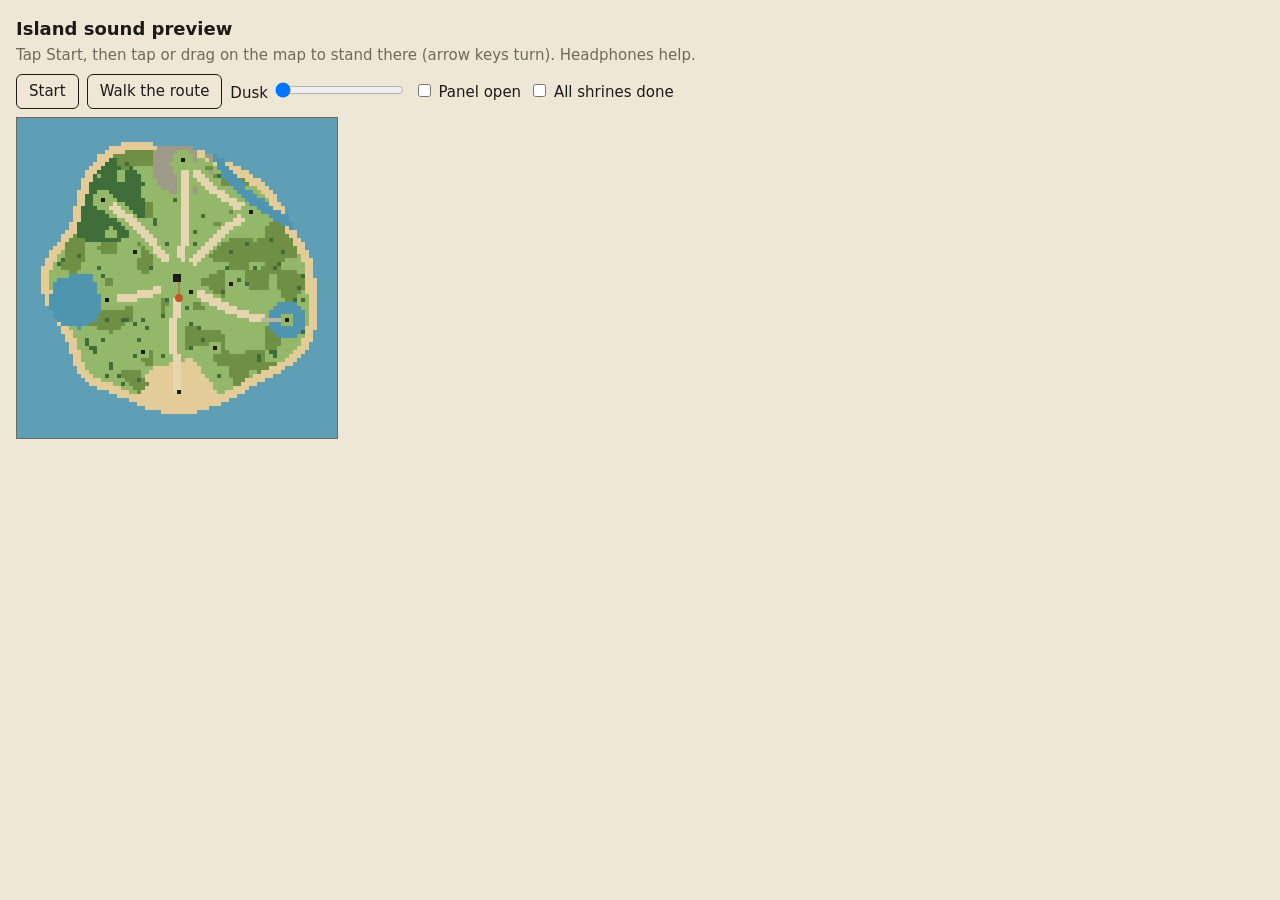
<file: 3d/audio-preview.html>
<!doctype html>
<html lang="en">
<head>
<meta charset="utf-8">
<meta name="viewport" content="width=device-width, initial-scale=1">
<title>Island Sound Preview</title>
<style>
  :root { --paper: #efe7d6; --ink: #1d1b19; --mute: #6e6a5e; }
  @media (prefers-color-scheme: dark) { :root { --paper: #1f1d1a; --ink: #ece7dc; --mute: #a39d8f; } }
  body { margin: 0; padding: 16px; background: var(--paper); color: var(--ink); font: 15px/1.4 system-ui, sans-serif; }
  .row { display: flex; flex-wrap: wrap; gap: 8px; align-items: center; margin: 8px 0; }
  button { font: inherit; padding: 6px 12px; border: 1px solid var(--ink); background: transparent; color: var(--ink); border-radius: 6px; }
  canvas { max-width: 100%; height: auto; border: 1px solid var(--mute); image-rendering: pixelated; touch-action: none; }
  pre { font-size: 12px; white-space: pre-wrap; color: var(--mute); }
</style>
</head>
<body>
<h1 style="font-size:18px;margin:0 0 4px">Island sound preview</h1>
<p style="margin:0;color:var(--mute)">Tap Start, then tap or drag on the map to stand there (arrow keys turn). Headphones help.</p>
<div class="row">
  <button id="start">Start</button>
  <button id="walk">Walk the route</button>
  <label>Dusk <input id="dusk" type="range" min="0" max="1" step="0.05" value="0"></label>
  <label><input id="pause" type="checkbox"> Panel open</label>
  <label><input id="done" type="checkbox"> All shrines done</label>
</div>
<canvas id="map" width="320" height="320"></canvas>
<pre id="log"></pre>
<script type="module">
import * as audio from '../audio.js';
import { buildMap, T, N } from '../world.js';
import * as a3 from './audio3d.js';

const map = buildMap();
const cv = document.getElementById('map'), ctx = cv.getContext('2d'), S = cv.width / N;
const COL = { [T.SEA]: '#5f9fb5', [T.SAND]: '#e3cc98', [T.GRASS]: '#94b86a', [T.TALL]: '#6f8f45', [T.WATER]: '#4f95b0',
  [T.PATH]: '#e6d6b0', [T.BRIDGE]: '#9b6b43', [T.FOREST]: '#3f6e3a', [T.ROCK]: '#9d9a88', [T.STONE]: '#b8b3a3', [T.BLOCK]: '#1d1b19' };
const SURF = { [T.SAND]: 'sand', [T.GRASS]: 'grass', [T.TALL]: 'tall', [T.PATH]: 'path', [T.BRIDGE]: 'bridge', [T.STONE]: 'stone', [T.WATER]: 'water' };
const WALK = new Set([T.SAND, T.GRASS, T.TALL, T.PATH, T.BRIDGE, T.STONE]);
const tile = (x, z) => map.g[Math.floor(z) * N + Math.floor(x)];

let P = { x: 40.5, z: 45, yaw: 0 }, started = false, maxPanners = 0, stepAcc = 0;
const errors = [];
addEventListener('error', e => errors.push(String(e.message)));
addEventListener('unhandledrejection', e => errors.push(String(e.reason)));

function draw(info) {
  for (let z = 0; z < N; z++) for (let x = 0; x < N; x++) { ctx.fillStyle = COL[map.g[z * N + x]]; ctx.fillRect(x * S, z * S, S, S); }
  ctx.fillStyle = '#c4552f'; ctx.beginPath(); ctx.arc(P.x * S, P.z * S, 4, 0, 7); ctx.fill();
  ctx.strokeStyle = '#c4552f'; ctx.beginPath(); ctx.moveTo(P.x * S, P.z * S);
  ctx.lineTo((P.x - Math.sin(P.yaw) * 4) * S, (P.z - Math.cos(P.yaw) * 4) * S); ctx.stroke();
  if (info) document.getElementById('log').textContent =
    `at ${P.x.toFixed(1)}, ${P.z.toFixed(1)}  panners ${info.panners} (max ${maxPanners})  ambience rms ${info.level.toFixed(4)}\n` +
    info.voices.map(v => `${v.id.padEnd(18)} target ${v.target.toFixed(3)}  dist ${v.dist}  rms ${v.rms ?? '-'}${v.dying ? '  (fading)' : ''}${v.chord != null ? '  chord ' + v.chord : ''}`).join('\n');
}

function begin() {
  if (started) return; started = true;
  audio.start(); a3.init(map); a3.debug(true);
  let last = performance.now();
  const frame = now => {
    const dt = Math.min(0.1, (now - last) / 1000); last = now;
    a3.update(P.x, P.z, P.yaw);
    const info = a3.debug();
    maxPanners = Math.max(maxPanners, info.panners);
    if (P.moving) { stepAcc += dt; if (stepAcc > 0.45) { stepAcc = 0; a3.step(SURF[tile(P.x, P.z)] || 'grass'); } }
    draw(info);
    requestAnimationFrame(frame);
  };
  requestAnimationFrame(frame);
}

function nearestWalkable(x, z) {
  for (let r = 0; r < 12; r++) for (let dz = -r; dz <= r; dz++) for (let dx = -r; dx <= r; dx++) {
    const tx = Math.floor(x) + dx, tz = Math.floor(z) + dz;
    if (Math.max(Math.abs(dx), Math.abs(dz)) === r && tx >= 0 && tz >= 0 && tx < N && tz < N && WALK.has(map.g[tz * N + tx])) return { x: tx + 0.5, z: tz + 0.5 };
  }
  return { x, z };
}
// A sand tile touching the sea, near (x, z).
function shoreNear(x, z) {
  let best = null, bd = 1e9;
  for (let tz = 1; tz < N - 1; tz++) for (let tx = 1; tx < N - 1; tx++) {
    if (map.g[tz * N + tx] !== T.SAND) continue;
    if (![[1, 0], [-1, 0], [0, 1], [0, -1]].some(([a, b]) => map.g[(tz + b) * N + tx + a] === T.SEA)) continue;
    const d = Math.hypot(tx - x, tz - z); if (d < bd) { bd = d; best = { x: tx + 0.5, z: tz + 0.5 }; }
  }
  return best;
}
const wait = ms => new Promise(r => setTimeout(r, ms));

async function walkTo(to, speed = 12) {
  P.moving = true;
  while (true) {
    const dx = to.x - P.x, dz = to.z - P.z, d = Math.hypot(dx, dz);
    if (d < 0.2) break;
    P.yaw = Math.atan2(-dx, -dz);
    const s = Math.min(d, speed / 60); P.x += dx / d * s; P.z += dz / d * s;
    await wait(16);
  }
  P.moving = false;
}
// Average per-voice loudness over a second.
async function listen() {
  const sum = {}, dist = {}; let level = 0, n = 0;
  for (let i = 0; i < 20; i++) {
    const info = a3.debug(); level += info.level; n++;
    for (const v of info.voices) if (!v.dying) { sum[v.id] = (sum[v.id] || 0) + (v.rms || 0); dist[v.id] = v.dist; }
    await wait(100);
  }
  for (const k in sum) sum[k] /= n;
  const dom = Object.entries(sum).sort((a, b) => b[1] - a[1])[0];
  return { level: level / n, voices: sum, dist, dominant: dom ? dom[0] : null, panners: a3.debug().panners };
}

const STOPS = [
  { name: 'grove', at: () => nearestWalkable(24, 21), expect: 'grove' },
  { name: 'tree', at: () => nearestWalkable(42, 42), expect: 'tree' },
  { name: 'stream', at: () => nearestWalkable(55, 16.5), expect: 'river' },
  { name: 'maples', at: () => nearestWalkable(58, 26), expect: null },
  { name: 'shore', at: () => shoreNear(75, 45), expect: 'sea' },
  { name: 'pond', at: () => nearestWalkable(61.5, 47), expect: 'pond' },
  { name: 'beach', at: () => shoreNear(40, 76), expect: 'sea' },
  { name: 'lake', at: () => nearestWalkable(19, 40.5), expect: 'lake' },
  { name: 'summit', at: () => nearestWalkable(41, 13), expect: 'summit' },
  { name: 'tall grass at dusk', at: () => { for (let i = 0; i < N * N; i++) if (map.g[i] === T.TALL && Math.hypot(i % N - 30, (i / N | 0) - 50) < 12) return { x: i % N + 0.5, z: (i / N | 0) + 0.5 }; return nearestWalkable(30, 50); },
    before: () => a3.setDusk(1), expect: 'crickets', after: () => a3.setDusk(0) },
  { name: 'self-as-context shrine, done', at: () => nearestWalkable(23, 42), before: () => a3.setShrineDone('selfctx', true), expect: null, chordOf: 'shrine:selfctx' },
];

async function run() {
  begin();
  await wait(1500);
  const results = [];
  for (const st of STOPS) {
    const to = st.at();
    if (st.before) st.before();
    await walkTo(to);
    await wait(1800);
    const r = await listen();
    const chord = st.chordOf ? (a3.debug().voices.find(v => v.id === st.chordOf) || {}).chord : undefined;
    results.push({ stop: st.name, at: [to.x, to.z], tile: tile(to.x, to.z), expect: st.expect, ...r, chord });
    if (st.after) st.after();
  }
  // Steps on every surface, and ducking.
  for (const s of ['grass', 'sand', 'path', 'bridge', 'stone', 'water', 'tall']) { a3.step(s); await wait(250); }
  const before = a3.debug().bus; a3.pause(true); await wait(1500);
  const ducked = a3.debug().bus; a3.pause(false);
  return { results, maxPanners, errors, duck: { before, ducked } };
}
window.PREVIEW = { run, get maxPanners() { return maxPanners; } };

document.getElementById('start').onclick = begin;
document.getElementById('walk').onclick = () => run().then(r => console.log(r));
document.getElementById('dusk').oninput = e => a3.setDusk(+e.target.value);
document.getElementById('pause').onchange = e => a3.pause(e.target.checked);
document.getElementById('done').onchange = e => { for (const k of ['present', 'defusion', 'acceptance', 'selfctx', 'values', 'action']) a3.setShrineDone(k, e.target.checked); };
const drag = e => { if (!started) return; const r = cv.getBoundingClientRect(); P.x = (e.clientX - r.left) / r.width * N; P.z = (e.clientY - r.top) / r.height * N; };
cv.addEventListener('pointerdown', e => { begin(); drag(e); cv.onpointermove = drag; });
addEventListener('pointerup', () => { cv.onpointermove = null; });
addEventListener('keydown', e => { if (e.key === 'ArrowLeft') P.yaw += 0.15; if (e.key === 'ArrowRight') P.yaw -= 0.15; });
draw();
</script>
</body>
</html>
</file>
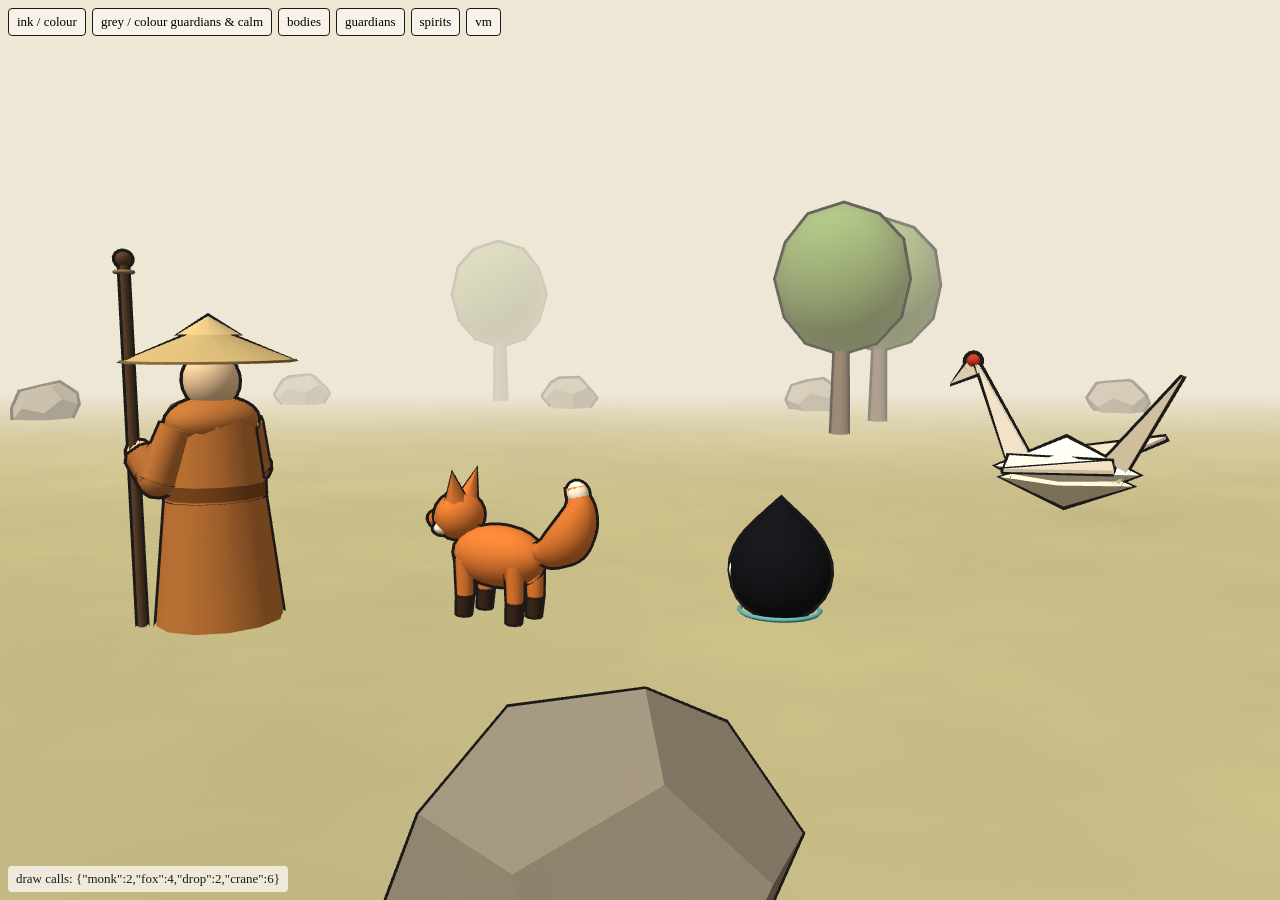
<file: 3d/models-preview.html>
<!doctype html>
<html lang="en">
<head>
<meta charset="utf-8">
<meta name="viewport" content="width=device-width,initial-scale=1">
<title>Figure Preview</title>
<style>
  html, body { margin: 0; height: 100%; background: #efe7d6; overflow: hidden; font: 13px/1.4 Georgia, serif; color: #1d1b19; }
  canvas { display: block; }
  #ui { position: fixed; left: 8px; top: 8px; display: flex; gap: 6px; flex-wrap: wrap; max-width: calc(100% - 16px); }
  #ui button { background: #f7f3ea; border: 1px solid #1d1b19; border-radius: 4px; padding: 4px 8px; font: inherit; cursor: pointer; }
  #info { position: fixed; left: 8px; bottom: 8px; background: rgba(247,243,234,.85); padding: 4px 8px; border-radius: 4px; white-space: pre; }
  body.shot #ui, body.shot #info { display: none; }
</style>
<script type="importmap">{ "imports": { "three": "./vendor/three.module.min.js" } }</script>
</head>
<body>
<div id="ui"></div>
<div id="info"></div>
<script type="module">
import * as THREE from 'three';
import { U, makeWash, inkMat, outlineMat, Builder, M, GEO, trunk } from './ink.js';
const maskMat = () => { const m = inkMat({ reveal: 'mask' }); m.defines = {}; return m; };   // (ink.js sets sh.defines.REVEAL_MASK; Lambert has no defines object by default)
import { makeBody, makeViewmodel, makeGuardian, makeSpirit, EYE_HEIGHT } from './models.js';

const P = new URLSearchParams(location.search);
const group = P.get('group') || 'bodies';
let ink = P.get('ink') === '1', colored = P.get('color') !== '0';
const freeze = P.has('t') ? +P.get('t') : null;
const yaw = P.has('yaw') ? +P.get('yaw') : null;
if (P.has('shot')) document.body.classList.add('shot');

const renderer = new THREE.WebGLRenderer({ antialias: true });
renderer.setPixelRatio(Math.min(2, devicePixelRatio));
renderer.setSize(innerWidth, innerHeight);
renderer.outputColorSpace = THREE.LinearSRGBColorSpace;
document.body.appendChild(renderer.domElement);

const tex1 = v => { const t = new THREE.DataTexture(new Uint8Array([v, v, v, v]), 1, 1); t.needsUpdate = true; return t; };
const WHITE = tex1(255), BLACK = tex1(0);
U.uWash.value = makeWash();
const setInk = () => { U.uMask.value = ink ? BLACK : WHITE; };
setInk();

const scene = new THREE.Scene();
scene.background = new THREE.Color(0xefe7d6);
scene.fog = new THREE.Fog(0xefe7d6, 7, 26);
scene.add(new THREE.HemisphereLight(0xfff4e2, 0xb3a58a, 2.3));
const sun = new THREE.DirectionalLight(0xfff8ee, 1.6); sun.position.set(-3, 6, 5); scene.add(sun);

// paper ground with a few props
const gb = new Builder();
gb.add(new THREE.CircleGeometry(40, 48), M(0, 0, 0, -Math.PI / 2), 0xb9b58a, { outline: false });
const R = (() => { let s = 3; return () => ((s = (s * 16807) % 2147483647) / 2147483647); })();
for (let i = 0; i < 40; i++) {
  const a = R() * 6.28, d = 6 + R() * 16, x = Math.cos(a) * d, z = Math.sin(a) * d - 4;
  if (R() < .5) { gb.add(trunk(.12, .08, 1.6), M(x, 0, z), 0x6b5a48); gb.add(GEO.ico1, M(x, 2.1, z, 0, 0, 0, .9, 1, .9), 0x7a9a5a); }
  else gb.add(GEO.dodec, M(x, .2, z, R(), R(), 0, .5, .35, .45), 0x8f897c);
}
scene.add(gb.build(maskMat(), outlineMat()));

const camera = new THREE.PerspectiveCamera(P.has('fov') ? +P.get('fov') : 45, innerWidth / innerHeight, .05, 200);
scene.add(camera);
const figs = [];   // {obj, kind, id}
const IDS = {
  bodies: ['monk', 'fox', 'drop', 'crane'],
  guardians: ['present', 'defusion', 'acceptance', 'selfctx', 'values', 'action'],
  spirits: ['worry', 'doubt', 'regret', 'sorrow', 'ember', 'shame', 'restless', 'cant'],
};
const only = P.get('only');
let vm = null, vmId = P.get('vm') || 'monk';
const walking = P.get('walk') === '1';

if (group === 'vm') {
  camera.fov = P.has('fov') ? +P.get('fov') : 70; camera.updateProjectionMatrix();
  camera.position.set(0, EYE_HEIGHT[vmId], 4); camera.lookAt(0, EYE_HEIGHT[vmId] * .8, -6);
  const g = makeGuardian('selfctx'); g.position.set(.6, 0, -2.5); g.rotation.y = -.4; g.userData.setColored(colored, true); scene.add(g); figs.push({ obj: g, kind: 'g' });
  if (P.get('wall') === '1') {            // a wall right in front of the face, to prove the viewmodel never clips
    const wb = new Builder().add(GEO.box, M(0, 1, 0, 0, 0, 0, 3, 3, .2), 0x9a8f7a);
    const w = wb.build(maskMat(), outlineMat()); w.position.set(0, 0, 4 - .22); scene.add(w);
  }
  vm = makeViewmodel(vmId); camera.add(vm);
} else {
  const ids = only ? [only] : IDS[group];
  const gap = group === 'spirits' ? 1.15 : group === 'bodies' ? 1.4 : 1.9;
  ids.forEach((id, i) => {
    const o = group === 'bodies' ? makeBody(id) : group === 'guardians' ? makeGuardian(id) : makeSpirit(id);
    o.position.x = (i - (ids.length - 1) / 2) * gap;
    if (group === 'guardians') o.userData.setColored(colored && !ink, true);
    scene.add(o); figs.push({ obj: o, kind: group, id });
  });
  const width = (ids.length - 1) * gap + 1.5;
  const eye = group === 'spirits' ? 1.1 : 1.45;
  const dist = only ? (P.has('dist') ? +P.get('dist') : 3) : Math.max(4, width * .5 / Math.tan(THREE.MathUtils.degToRad(camera.fov / 2)) / Math.max(.6, camera.aspect) * 1.1);
  camera.position.set(0, eye, dist);
  camera.lookAt(0, group === 'spirits' ? .55 : .85, 0);
}

// per-figure draw calls
const calls = {};
function measure() {
  const all = [...scene.children];
  renderer.info.autoReset = false;
  for (const f of figs.filter(f => f.id)) {
    all.forEach(c => { c.userData.__v = c.visible; if (c !== f.obj && c !== camera) c.visible = !!c.isLight; });
    renderer.info.reset(); renderer.render(scene, camera);
    calls[f.id] = renderer.info.render.calls;
    all.forEach(c => c.visible = c.userData.__v);
  }
  if (vm) {
    all.forEach(c => { c.userData.__v = c.visible; if (c !== camera) c.visible = !!c.isLight; });
    renderer.info.reset(); renderer.render(scene, camera);
    calls['viewmodel:' + vmId] = renderer.info.render.calls;
    all.forEach(c => c.visible = c.userData.__v);
  }
  renderer.info.autoReset = true;
  window.__calls = calls;
}

const ui = document.getElementById('ui'), info = document.getElementById('info');
const btn = (label, fn) => { const b = document.createElement('button'); b.textContent = label; b.onclick = fn; ui.appendChild(b); };
btn('ink / colour', () => { ink = !ink; setInk(); figs.forEach(f => f.kind === 'guardians' && f.obj.userData.setColored(!ink && colored)); });
btn('grey / colour guardians & calm', () => { colored = !colored; figs.forEach(f => f.kind === 'guardians' && f.obj.userData.setColored(colored)); });
for (const g of ['bodies', 'guardians', 'spirits', 'vm']) btn(g, () => { P.set('group', g); location.search = P; });
if (group === 'vm') for (const id of IDS.bodies) btn('vm ' + id, () => { P.set('vm', id); location.search = P; });

addEventListener('resize', () => { renderer.setSize(innerWidth, innerHeight); camera.aspect = innerWidth / innerHeight; camera.updateProjectionMatrix(); });

const clock = new THREE.Clock();
let calm = colored ? 1 : 0, frames = 0;
function frame() {
  const t = freeze ?? clock.getElapsedTime();
  U.uTime.value = t;
  const phase = walking ? t * 5 : 0;
  for (const f of figs) {
    if (f.kind === 'bodies') f.obj.userData.update(t, phase, walking);
    else if (f.kind === 'spirits') { calm += ((colored ? 1 : 0) - calm) * (freeze != null ? 1 : .03); f.obj.userData.update(t, P.has('calm') ? +P.get('calm') : calm); }
    else f.obj.userData.update(t);
    if (f.id) f.obj.rotation.y = yaw ?? t * .35;
  }
  if (vm) vm.userData.update(t, phase, walking);
  renderer.render(scene, camera);
  if (++frames === 3) { measure(); info.textContent = 'draw calls: ' + JSON.stringify(calls); window.__ready = true; }
  requestAnimationFrame(frame);
}
frame();
</script>
</body>
</html>
</file>
<file: style.css>
:root {
  --paper: #efe7d6;
  --paper-2: #f7f2e7;
  --ink: #1d1b19;
  --ink-soft: #4a453f;
  --seal: #b33a2e;
  --serif: "Iowan Old Style", "Palatino Linotype", Palatino, Georgia, serif;
  --safe-t: env(safe-area-inset-top, 0px);
  --safe-b: env(safe-area-inset-bottom, 0px);
}
* { box-sizing: border-box; -webkit-tap-highlight-color: transparent; }
html, body {
  margin: 0; height: 100%; overflow: hidden; background: var(--paper); color: var(--ink);
  font-family: var(--serif); overscroll-behavior: none; -webkit-user-select: none; user-select: none;
  -webkit-text-size-adjust: 100%; touch-action: manipulation;
}
body { position: fixed; inset: 0; }
[hidden] { display: none !important; }
canvas#game { position: fixed; inset: 0; width: 100%; height: 100%; touch-action: none; display: block; }
/* No double-tap-zoom anywhere in the UI. #panel scrolls, and touch-action only reaches down
   to the nearest scroll container, so the body's setting doesn't cover what's inside panels.
   :where() keeps this at zero specificity so a stage canvas can still opt into touch-action:none. */
:where(#panel, #panel *, #dialog, #dialog *, #hud, #hud *, button, input, textarea) { touch-action: manipulation; }

button, .linkbtn {
  font: inherit; display: inline-block; text-decoration: none; color: var(--ink); background: var(--paper-2); border: 1.5px solid var(--ink);
  border-radius: 999px; padding: .6em 1.1em; font-size: 16px; cursor: pointer;
  box-shadow: 2px 3px 0 rgba(29, 27, 25, .18);
  -webkit-user-select: none; user-select: none; -webkit-touch-callout: none;
}
button:active { transform: translateY(2px); box-shadow: 0 1px 0 rgba(29, 27, 25, .18); background-color: var(--paper); }
button.primary:active, .chip.on:active, .tabs .on:active { background-color: #3a3632; }
button.primary { background: var(--ink); color: var(--paper-2); }
button:disabled { opacity: .4; }
button.quiet { border-style: dashed; background: transparent; box-shadow: none; }

/* HUD */
#hud { position: fixed; top: calc(var(--safe-t) + 10px); left: 12px; right: 12px; display: flex; justify-content: space-between; align-items: center; pointer-events: none; }
#hud > * { pointer-events: auto; }
#hud .right { display: flex; gap: 8px; }
#hud .right button { width: 44px; height: 44px; padding: 10px; display: grid; place-items: center; background: rgba(247, 242, 231, .85); }
#hud svg { width: 22px; height: 22px; fill: none; stroke: var(--ink); stroke-width: 1.8; stroke-linecap: round; stroke-linejoin: round; }
#soundBtn.off .wave { display: none; }
#soundBtn.off svg { opacity: .5; }
#pills { display: flex; gap: 6px; padding: 10px 12px; background: rgba(247, 242, 231, .85); }
#pills i { width: 12px; height: 12px; border-radius: 50%; border: 1.5px solid var(--ink); display: block; }

#act {
  position: fixed; right: 20px; bottom: calc(var(--safe-b) + 28px); width: 76px; height: 76px; border-radius: 50%;
  padding: 0 4px; font-size: 17px; line-height: 1.1; background: var(--ink); color: var(--paper-2); border: 3px solid var(--paper-2);
  box-shadow: 0 0 0 2px var(--ink), 3px 5px 0 rgba(0, 0, 0, .2);
}

#toast {
  position: fixed; left: 50%; top: calc(var(--safe-t) + 70px); transform: translateX(-50%); pointer-events: none;
  font-size: 22px; letter-spacing: .06em; color: var(--ink); background: rgba(247, 242, 231, .92); padding: 6px 20px;
  border-radius: 22px; box-shadow: 0 0 18px 6px rgba(247, 242, 231, .7);
  opacity: 0; transition: opacity .8s; font-style: italic; z-index: 10;
  width: max-content; max-width: calc(100vw - 32px); text-align: center; line-height: 1.3; text-wrap: balance;
}
#toast.show { opacity: 1; }

/* Dialog box */
#dialog { position: fixed; inset: 0; z-index: 30; display: flex; align-items: flex-end; padding: 12px 12px calc(var(--safe-b) + 14px); }
#dialog .box {
  position: relative; width: 100%; max-width: 640px; margin: 0 auto; background: var(--paper-2);
  border: 2px solid var(--ink); border-radius: 14px; padding: 18px 18px 22px; box-shadow: 4px 5px 0 rgba(29, 27, 25, .25);
  min-height: 110px;
}
#dialog .who { position: absolute; top: -14px; left: 14px; background: var(--ink); color: var(--paper-2); padding: 2px 12px; border-radius: 999px; font-size: 15px; }
#dialog .text { margin: 0; font-size: 18px; line-height: 1.45; white-space: pre-line; }
#dialog .box.done:not(:has(.opts button))::after { content: '▾'; position: absolute; right: 14px; bottom: 4px; animation: bob 1s infinite; }
#dialog .opts { display: flex; flex-direction: column; gap: 8px; margin-top: 12px; }
#dialog .opts:empty { display: none; }
@keyframes bob { 50% { transform: translateY(3px); } }

/* Panels */
#panel {
  position: fixed; inset: 0; z-index: 20; overflow-y: auto; -webkit-overflow-scrolling: touch;
  background: var(--paper); padding: calc(var(--safe-t) + 16px) 16px calc(var(--safe-b) + 20px);
  display: flex; flex-direction: column; align-items: center; user-select: text; -webkit-user-select: text;
}
#panel > * { width: 100%; max-width: 560px; }
#panel h2 { font-weight: normal; letter-spacing: .04em; margin: 4px 0 8px; text-align: center; }
#panel .title { font-size: 22px; }
#panel .stage { width: 100%; height: 42vh; min-height: 220px; border: 2px solid var(--ink); border-radius: 12px; background: var(--paper-2); display: block; flex: none; }
#panel .msg { min-height: 3em; font-size: 17px; line-height: 1.45; text-align: center; margin: 12px 0; }
#panel .ctl, #panel .btns { display: flex; flex-wrap: wrap; gap: 8px; justify-content: center; }
.chips { display: flex; flex-wrap: wrap; gap: 8px; justify-content: center; margin-bottom: 10px; }
.chip { font-size: 15px; padding: .5em .9em; }
.chip.on { background: var(--ink); color: var(--paper-2); }
.own { display: flex; gap: 8px; width: 100%; }
input, textarea { font: inherit; font-size: 16px; flex: 1; width: 100%; padding: .6em .9em; border: 1.5px solid var(--ink); border-radius: 12px; background: var(--paper-2); color: var(--ink); }
textarea { margin-bottom: 8px; resize: none; }

.card { background: var(--paper-2); border: 2px solid var(--ink); border-radius: 14px; padding: 18px; margin: auto 0; box-shadow: 4px 5px 0 rgba(29, 27, 25, .2); }
.card p { font-size: 17px; line-height: 1.5; }
.region { font-style: italic; color: var(--ink-soft); margin: 0 0 4px; text-align: center; }
.learned { border-top: 1px dashed var(--ink-soft); padding-top: 12px; font-style: italic; }
.fine { font-size: 14px; color: var(--ink-soft); text-align: center; line-height: 1.45; }
.more { margin: 10px 0; border-left: 3px solid var(--ink); padding-left: 12px; }
.more .toggle { background: none; border: 0; box-shadow: none; border-radius: 6px; padding: 10px 12px 10px 0; min-height: 44px; font-style: italic; }
.more .toggle:active { transform: none; background: rgba(29, 27, 25, .08); }
.more .toggle::before { content: '+ '; }
.more .toggle[aria-expanded="true"]::before { content: '– '; }
.more p { font-size: 16px; }
.verse { margin: 16px 0; padding: 12px 16px; border-left: 3px solid var(--seal); font-style: italic; font-size: 17px; line-height: 1.5; }
.verse cite { display: block; font-size: 13px; color: var(--ink-soft); margin-top: 6px; }

/* Encounter */
#panel.encounter .stage { height: 36vh; }
#panel.encounter .thought { font-style: italic; text-align: center; font-size: 18px; margin: 10px 0 4px; }
.mlabel { font-size: 13px; color: var(--ink-soft); text-align: center; letter-spacing: .1em; }
.meter { height: 10px; border: 1.5px solid var(--ink); border-radius: 999px; overflow: hidden; margin: 4px 0; }
.meter i { display: block; height: 100%; background: var(--ink); width: 60%; }
.moves { display: grid; grid-template-columns: 1fr 1fr; grid-auto-rows: 1fr; gap: 8px; }
.moves button { font-size: 15px; padding: .7em .5em; border-radius: 12px; }
.moves .primary { grid-column: 1 / -1; }
.lore { font-style: italic; text-align: center; }

/* Title */
#panel.titlescreen { background: rgba(239, 231, 214, .45); justify-content: center; text-align: center; }
#panel > .titlecard { max-width: 400px; margin: auto 0; padding: 26px 20px 18px; border-radius: 22px;
  background: rgba(247, 242, 231, .93); box-shadow: 0 0 40px 18px rgba(247, 242, 231, .75); }
.titlescreen h1 { font-weight: normal; font-size: clamp(30px, 9vw, 40px); letter-spacing: .06em; margin: 12px 0 8px; line-height: 1.15; }
.titlescreen .sub { font-style: italic; font-size: 17px; line-height: 1.4; margin: 0 auto 26px; max-width: 320px; }
.titlescreen .btns { flex-direction: column; align-items: center; }
.titlescreen .btns button { min-width: 200px; }
.titlescreen .foot { margin: 30px 0 0; }
/* quiet link between the 2D and 3D versions */
.verlink { display: inline-block; margin-top: 6px; font-size: 14px; color: var(--ink-soft); text-decoration: underline dotted; text-underline-offset: 3px; padding: 8px 10px; }
/* Language switch: EN · FI · PT on the title card, full names in the journal */
.langs { display: flex; justify-content: center; margin: -8px auto 14px; width: max-content; max-width: 100%; border: 1.5px solid var(--ink); border-radius: 999px; overflow: hidden; background: var(--paper-2); }
.langs button { border: 0; border-radius: 0; box-shadow: none; background: transparent; min-width: 56px; min-height: 44px; padding: .45em .9em; font-size: 15px; letter-spacing: .08em; }
.langs button + button { border-left: 1.5px solid var(--ink); }
.langs button.on { background: var(--ink); color: var(--paper-2); }
.langs button:active { transform: none; }
.langs.full { margin: 0 0 6px; }
.langs.full button { letter-spacing: 0; min-width: 0; padding: .45em .8em; }
.seal { width: 64px; height: 64px; margin: 0 auto; background: var(--seal); color: var(--paper-2); font-size: 40px; line-height: 64px; border-radius: 10px; transform: rotate(-4deg); box-shadow: 2px 3px 0 rgba(0, 0, 0, .15); }

/* Character select & journal grids */
#panel.select { justify-content: center; }
.grid { display: grid; grid-template-columns: 1fr 1fr; gap: 12px; }
.charcard { border-radius: 14px; display: flex; flex-direction: column; align-items: center; gap: 6px; padding: 14px 10px 16px; }
.charcard canvas { width: 96px; height: 96px; }
.spirit small { font-size: 13px; color: var(--ink-soft); line-height: 1.3; }

.jhead { display: flex; justify-content: space-between; align-items: center; }
.jhead .close { padding: .4em .9em; }
.tabs { display: flex; gap: 6px; margin: 8px 0 12px; }
.tabs button { flex: 1; padding: .5em .2em; font-size: 15px; border-radius: 10px; }
.tabs .on { background: var(--ink); color: var(--paper-2); }
.entry { border-left: 4px solid var(--ink); padding: 2px 0 2px 14px; margin: 14px 0 22px; }
.entry h3 { margin: 0; font-weight: normal; font-size: 21px; }
.entry .region { text-align: left; }
.entry p { line-height: 1.5; }
.dim { opacity: .5; }
.spirit { background: var(--paper-2); border: 1.5px solid var(--ink); border-radius: 12px; padding: 10px; display: flex; flex-direction: column; align-items: center; text-align: center; gap: 4px; }
.spirit canvas { width: 80px; height: 65px; }
.note { font-style: italic; }
.jbody h3 { font-weight: normal; margin: 18px 0 6px; }

/* Choice Point results: highlighted weekly toward move, move lists */
.hl { background: #fbeec4; border-left: 4px solid #d6a634; border-radius: 8px; padding: 10px 14px; margin: 10px 0; line-height: 1.45; }
.hl small { display: block; font-size: 14px; color: var(--ink-soft); margin-bottom: 2px; }
.hl b { font-weight: normal; font-size: 19px; }
.jbody h4 { font-weight: normal; font-style: italic; margin: 14px 0 6px; font-size: 16px; }
.tags { display: flex; flex-wrap: wrap; gap: 6px; }
.tags span { border: 1.5px solid var(--ink); border-radius: 999px; padding: .3em .8em; font-size: 15px; background: var(--paper-2); }
.tags.away span { border-style: dashed; color: var(--ink-soft); background: transparent; }
</file>
<file: 3d/style3d.css>
/* 3D version: only what differs from ../style.css */
canvas#game { background: var(--paper); }
/* floating joystick (left half of the screen) */
#joy { position: fixed; left: 0; top: 0; width: 88px; height: 88px; margin: -44px 0 0 -44px; border-radius: 50%;
  border: 3px solid rgba(29, 27, 25, .4); pointer-events: none; z-index: 5; will-change: transform; }
#joy i { position: absolute; left: 50%; top: 50%; width: 40px; height: 40px; margin: -20px 0 0 -20px; border-radius: 50%;
  background: rgba(29, 27, 25, .32); will-change: transform; }
/* the way to the Lantern Summit, when it is off screen */
#guide { position: fixed; left: 0; top: 0; pointer-events: none; z-index: 4; will-change: transform; display: flex; flex-direction: column; align-items: center; width: 0; height: 0; }
#guide svg { width: 30px; height: 30px; fill: var(--ink); opacity: .85; flex: none; margin-top: -15px; }
#guide span { font-style: italic; font-size: 15px; white-space: nowrap; margin-top: 2px; padding: 1px 8px; border-radius: 10px;
  background: rgba(247, 242, 231, .85); }
.chip[aria-pressed="true"] { background: var(--ink); color: var(--paper-2); }
</file>
